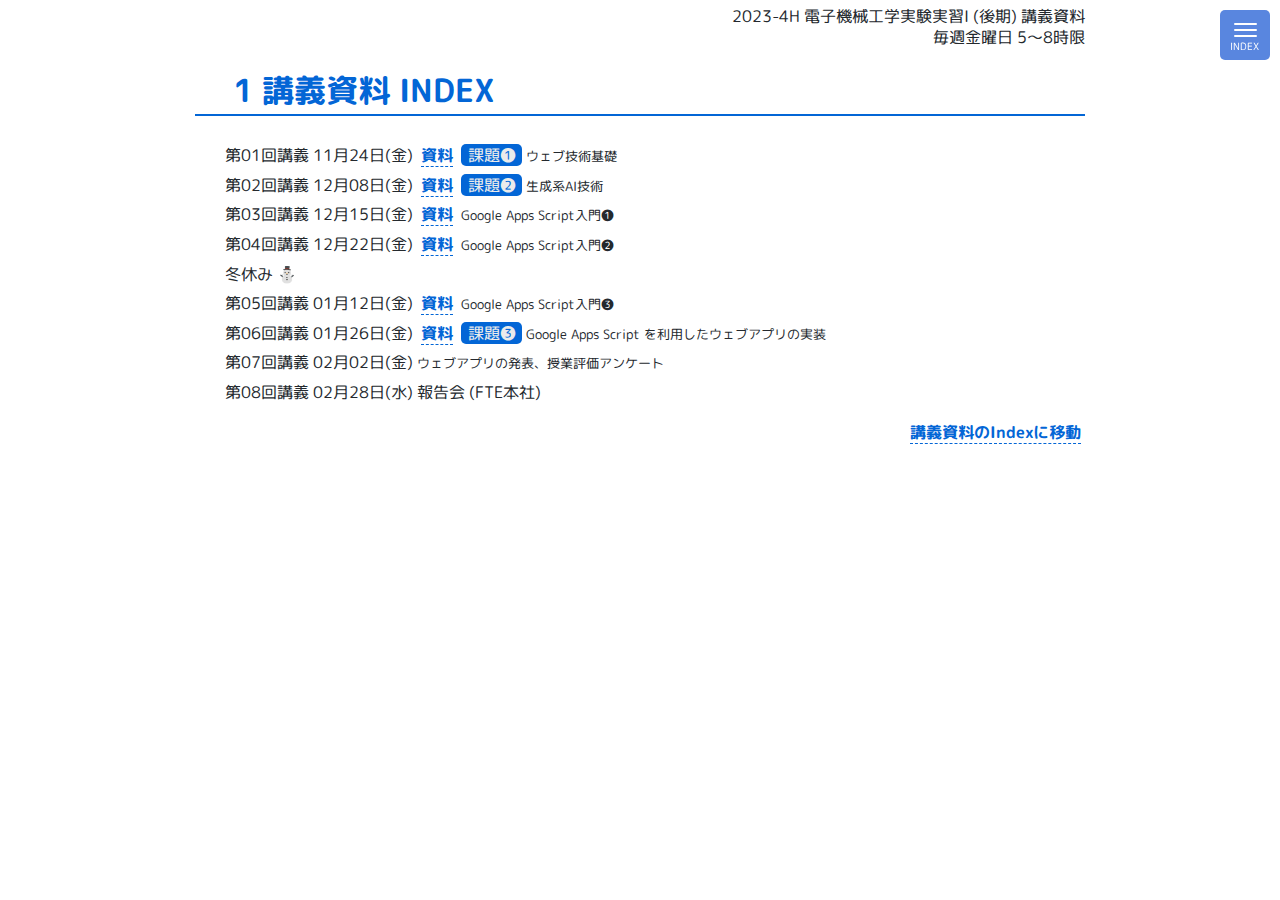
<file: docs/index.html>
<!DOCTYPE html>
<html lang="ja">
  <head>
    <meta charset="utf-8" />
    <meta
      name="viewport"
      content="width=device-width, initial-scale=1.0, user-scalable=yes"
    />
    <meta name="robots" content="noindex,nofollow,noarchive" />
    <script>
      MathJax = {
        chtml: { displayAlign: "left", displayIndent: "1em" },
      };
    </script>
    <link rel="icon" href="favicon.ico" sizes="any" />
    <link
      rel="stylesheet"
      href="https://cdnjs.cloudflare.com/ajax/libs/font-awesome/6.3.0/css/all.min.css"
      integrity="sha512-SzlrxWUlpfuzQ+pcUCosxcglQRNAq/DZjVsC0lE40xsADsfeQoEypE+enwcOiGjk/bSuGGKHEyjSoQ1zVisanQ=="
      crossorigin="anonymous"
      referrerpolicy="no-referrer"
    />
    <link
      rel="stylesheet"
      href="https://fonts.googleapis.com/css?family=M+PLUS+Rounded+1c"
    />
    <link rel="stylesheet" href="style.css" />

    <title>電子機械工学実験実習I (後期)</title>
  </head>

  <body>
    <div class="openbtn"><span></span><span></span><span></span></div>
    <nav id="g-nav">
      <div id="g-nav-list">
        <!-- ---------------------------------------- -->
         <ul>
<li><a href="#講義資料-index" id="toc-講義資料-index"><span
class="toc-section-number">1</span> 講義資料 INDEX</a></li>
</ul> 
        <!-- ---------------------------------------- -->
      </div>
    </nav>

    <header class="markdown-body">
      <p>2023-4H 電子機械工学実験実習I (後期) 講義資料</p>
      <p>毎週金曜日 5～8時限</p>
    </header>

    <main class="markdown-body">
      <!-- ---------------------------------------- -->
      <h1 data-number="1" id="講義資料-index"><span
      class="header-section-number">1</span> 講義資料 INDEX</h1>
      <ul>
      <li>第01回講義 11月24日(金) <a href="lecture01.html">資料</a>
      <strong><em>課題❶</em></strong>
      <font size="-1">ウェブ技術基礎</font></li>
      <li>第02回講義 12月08日(金) <a href="lecture02.html">資料</a>
      <strong><em>課題❷</em></strong>
      <font size="-1">生成系AI技術</font></li>
      <li>第03回講義 12月15日(金) <a href="lecture03.html">資料</a>
      <font size="-1">Google Apps Script入門❶</font></li>
      <li>第04回講義 12月22日(金) <a href="lecture04.html">資料</a>
      <font size="-1">Google Apps Script入門❷</font></li>
      <li>冬休み ⛄</li>
      <li>第05回講義 01月12日(金) <a href="lecture05.html">資料</a>
      <font size="-1">Google Apps Script入門❸</font></li>
      <li>第06回講義 01月26日(金) <a href="lecture06.html">資料</a>
      <strong><em>課題❸</em></strong> <font size="-1">Google Apps Script
      を利用したウェブアプリの実装</font></li>
      <li>第07回講義 02月02日(金)
      <font size="-1">ウェブアプリの発表、授業評価アンケート</font></li>
      <li>第08回講義 02月28日(水) 報告会 (FTE本社)</li>
      </ul>
      <!-- ---------------------------------------- -->
    </main>

    <footer class="markdown-body">
      <p><a href="https://takeshiwada1980.github.io/Network-Exp-2023/">講義資料のIndexに移動</a></p>
    </footer>

    <script>
      window.onload = function () {
        // ナビゲーション関連
        let openBtn = document.getElementsByClassName("openbtn")[0];
        let navPnl = document.getElementById("g-nav");
        openBtn.onclick = () => {
          openBtn.classList.toggle("active");
          navPnl.classList.toggle("panelactive");
        };

        let items = navPnl.getElementsByTagName("a");
        Array.from(items).forEach((item) => {
          item.onclick = () => {
            openBtn.classList.toggle("active");
            navPnl.classList.toggle("panelactive");
          };
        });

        // マスク処理
        let maskedSpans = document.getElementsByClassName("masked");
        Array.from(maskedSpans).forEach((span) => {
          span.onclick = () => {
            span.classList.toggle("open");
          };
        });

        // data-startfrom 属性の行番号カウンタのリセット
        document.querySelectorAll("div.sourceCode").forEach(function (div) {
          var startFrom = div.getAttribute("data-startfrom");
          if (startFrom != null) {
            div.style.counterReset = "pg-line " + (startFrom - 1);
          }
        });

        // 画像にリンクを付与
        // let images = document.querySelectorAll("figure img");
        // Array.from(images).forEach((img) => {
        //   img.onclick = () => {
        //     location.href = img.getAttribute("src");
        //   };
        // });
      };
    </script>
  </body>
</html>
</file>
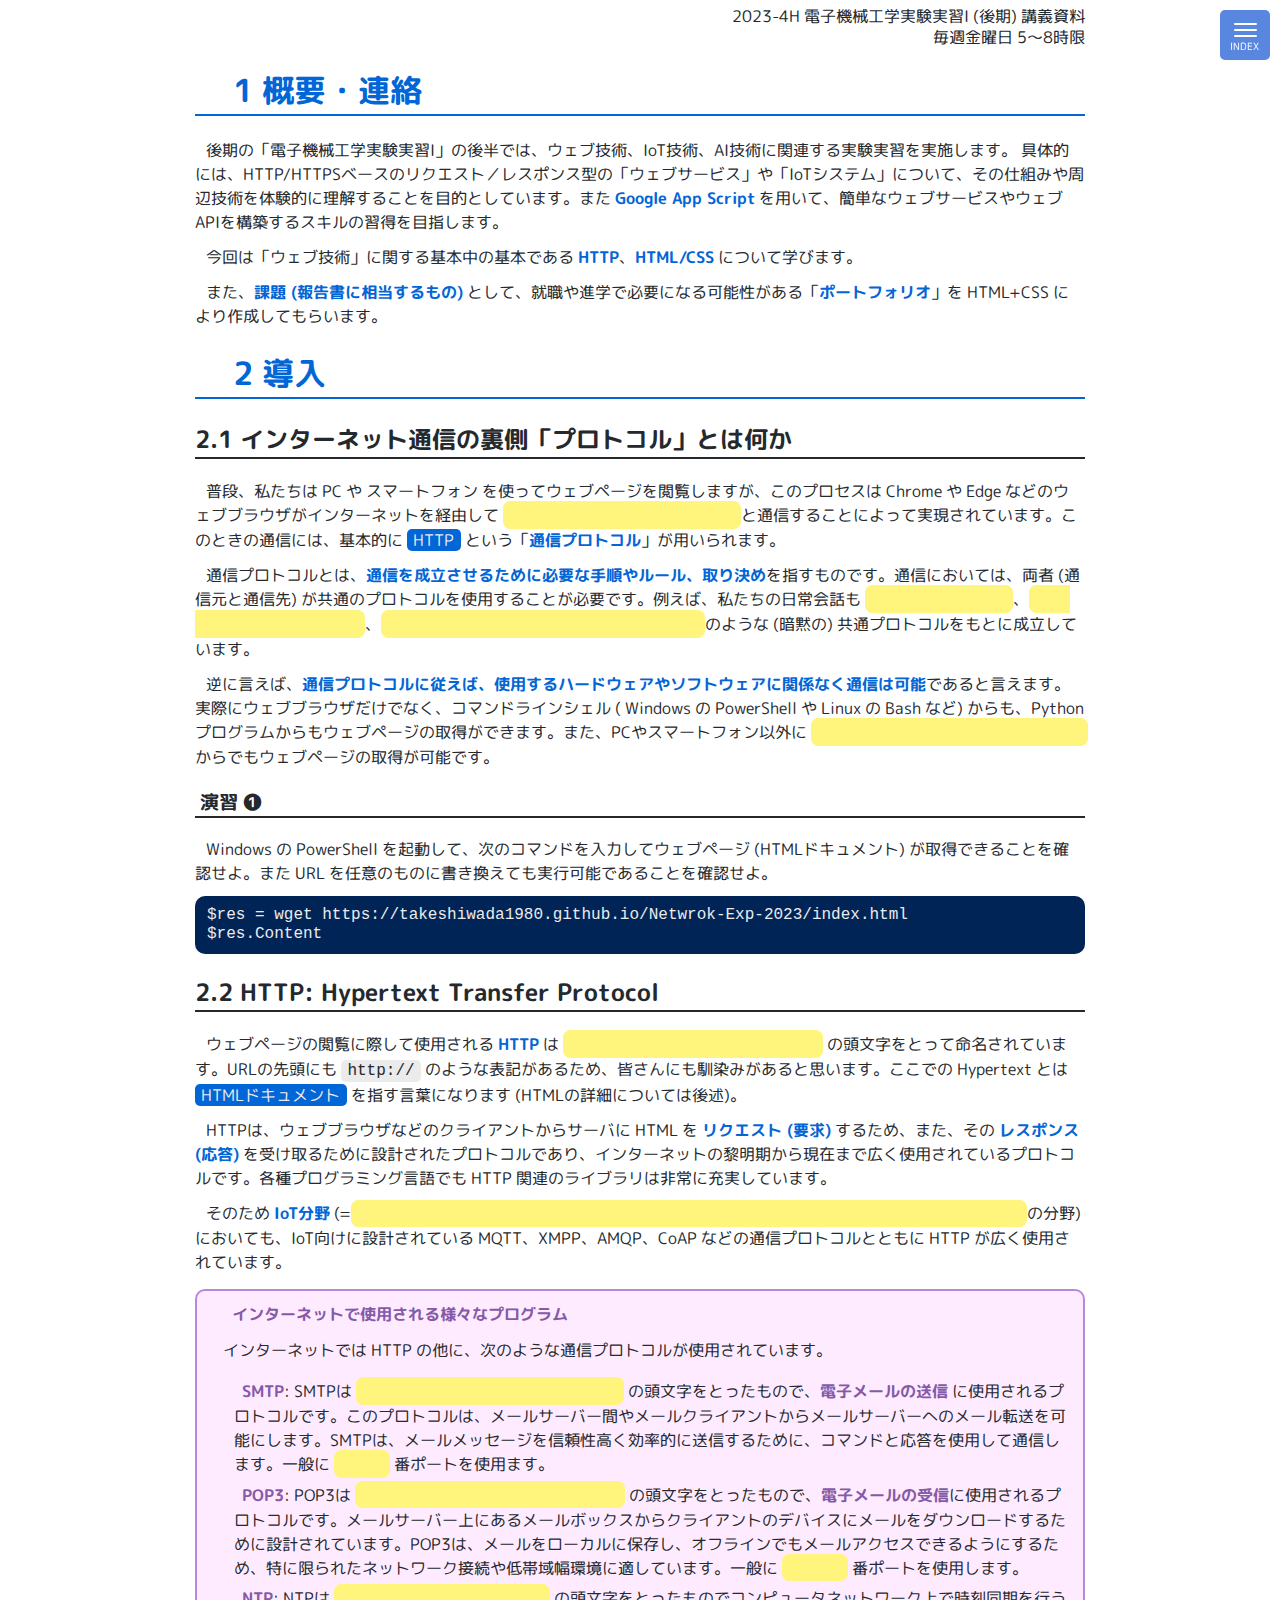
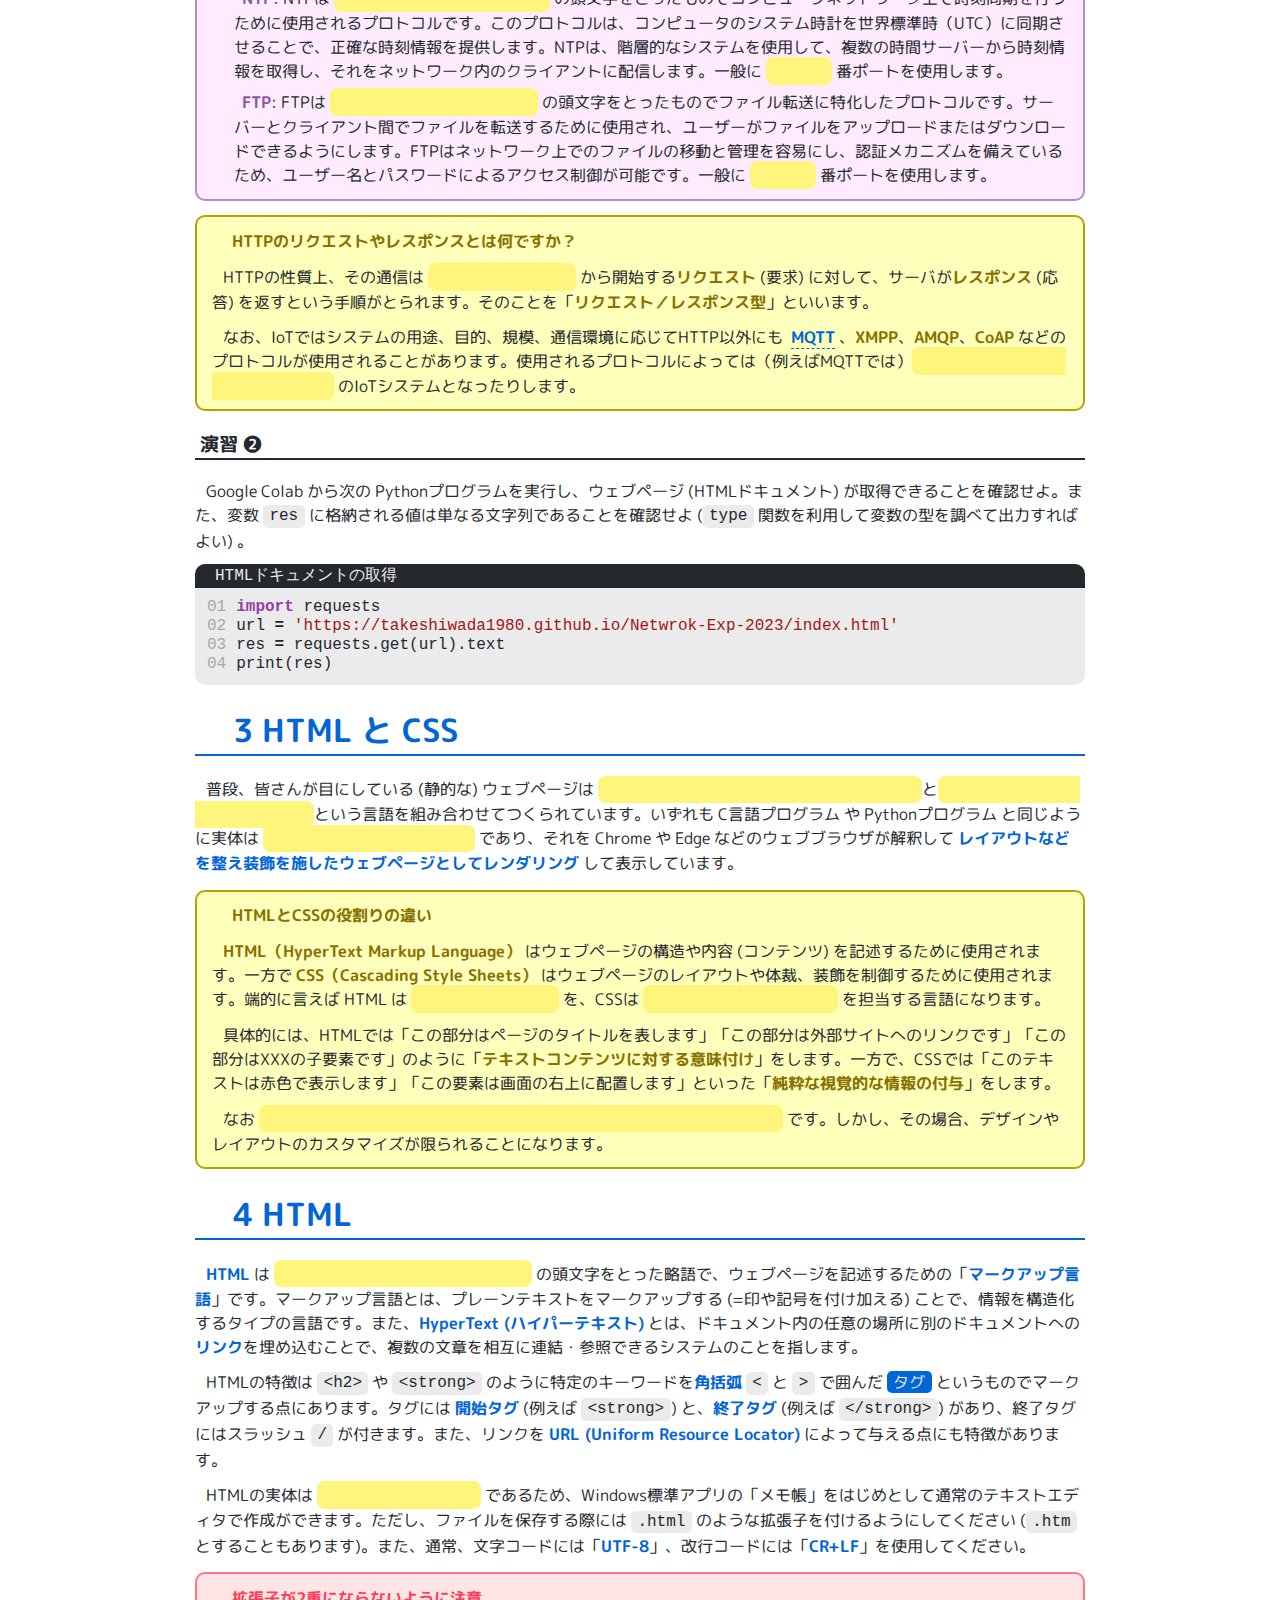
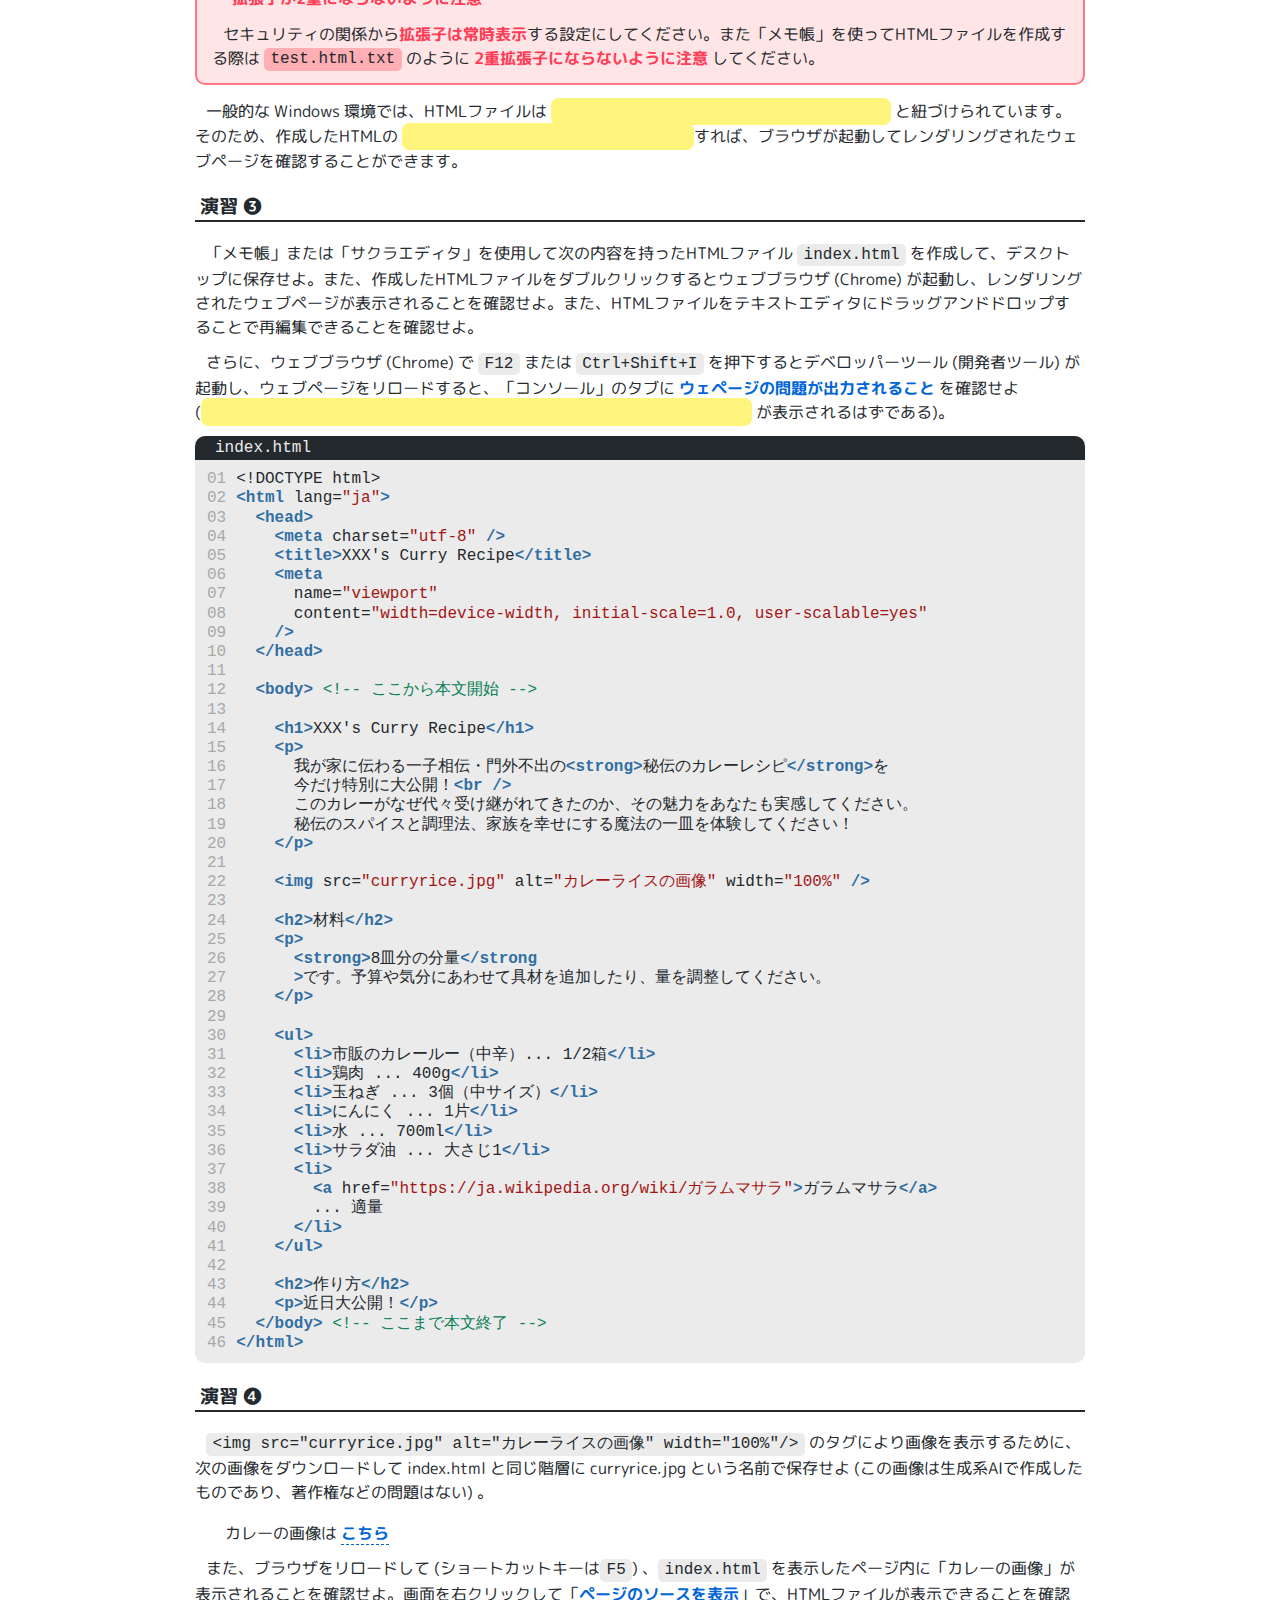
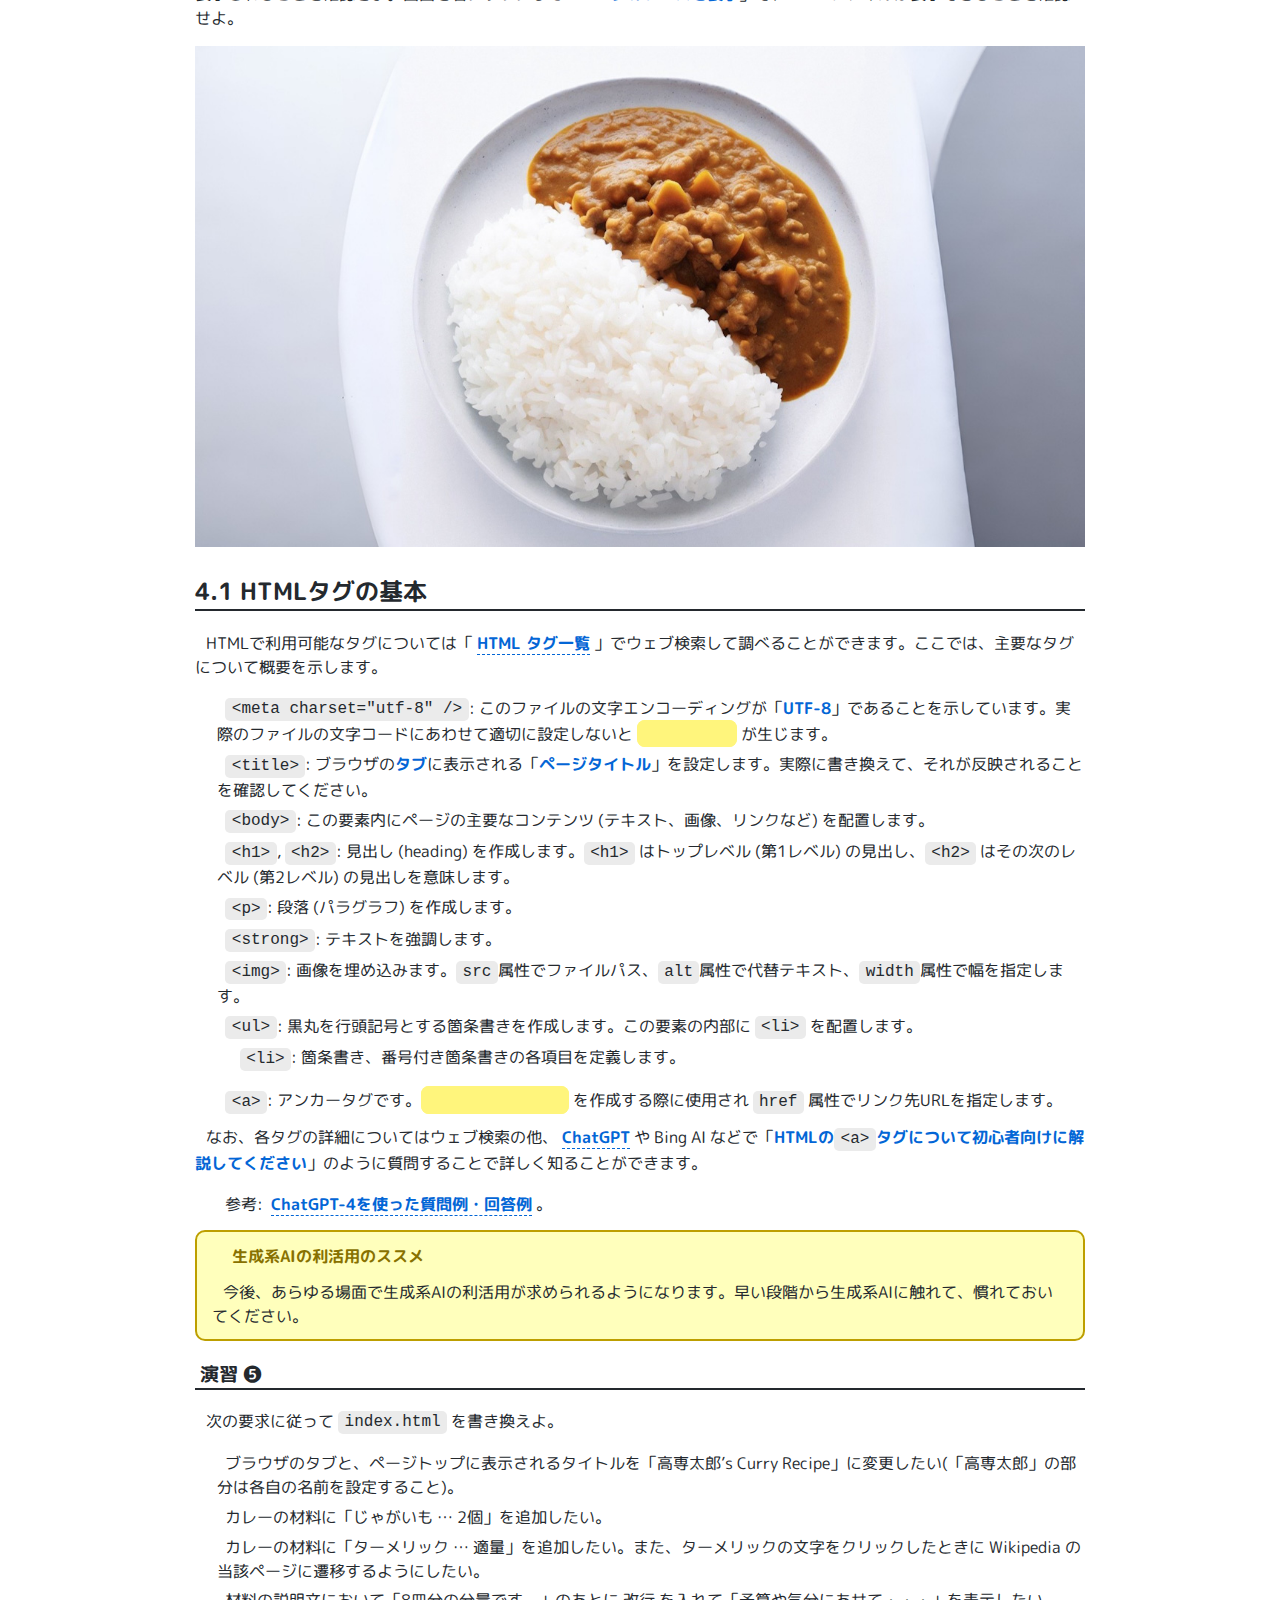
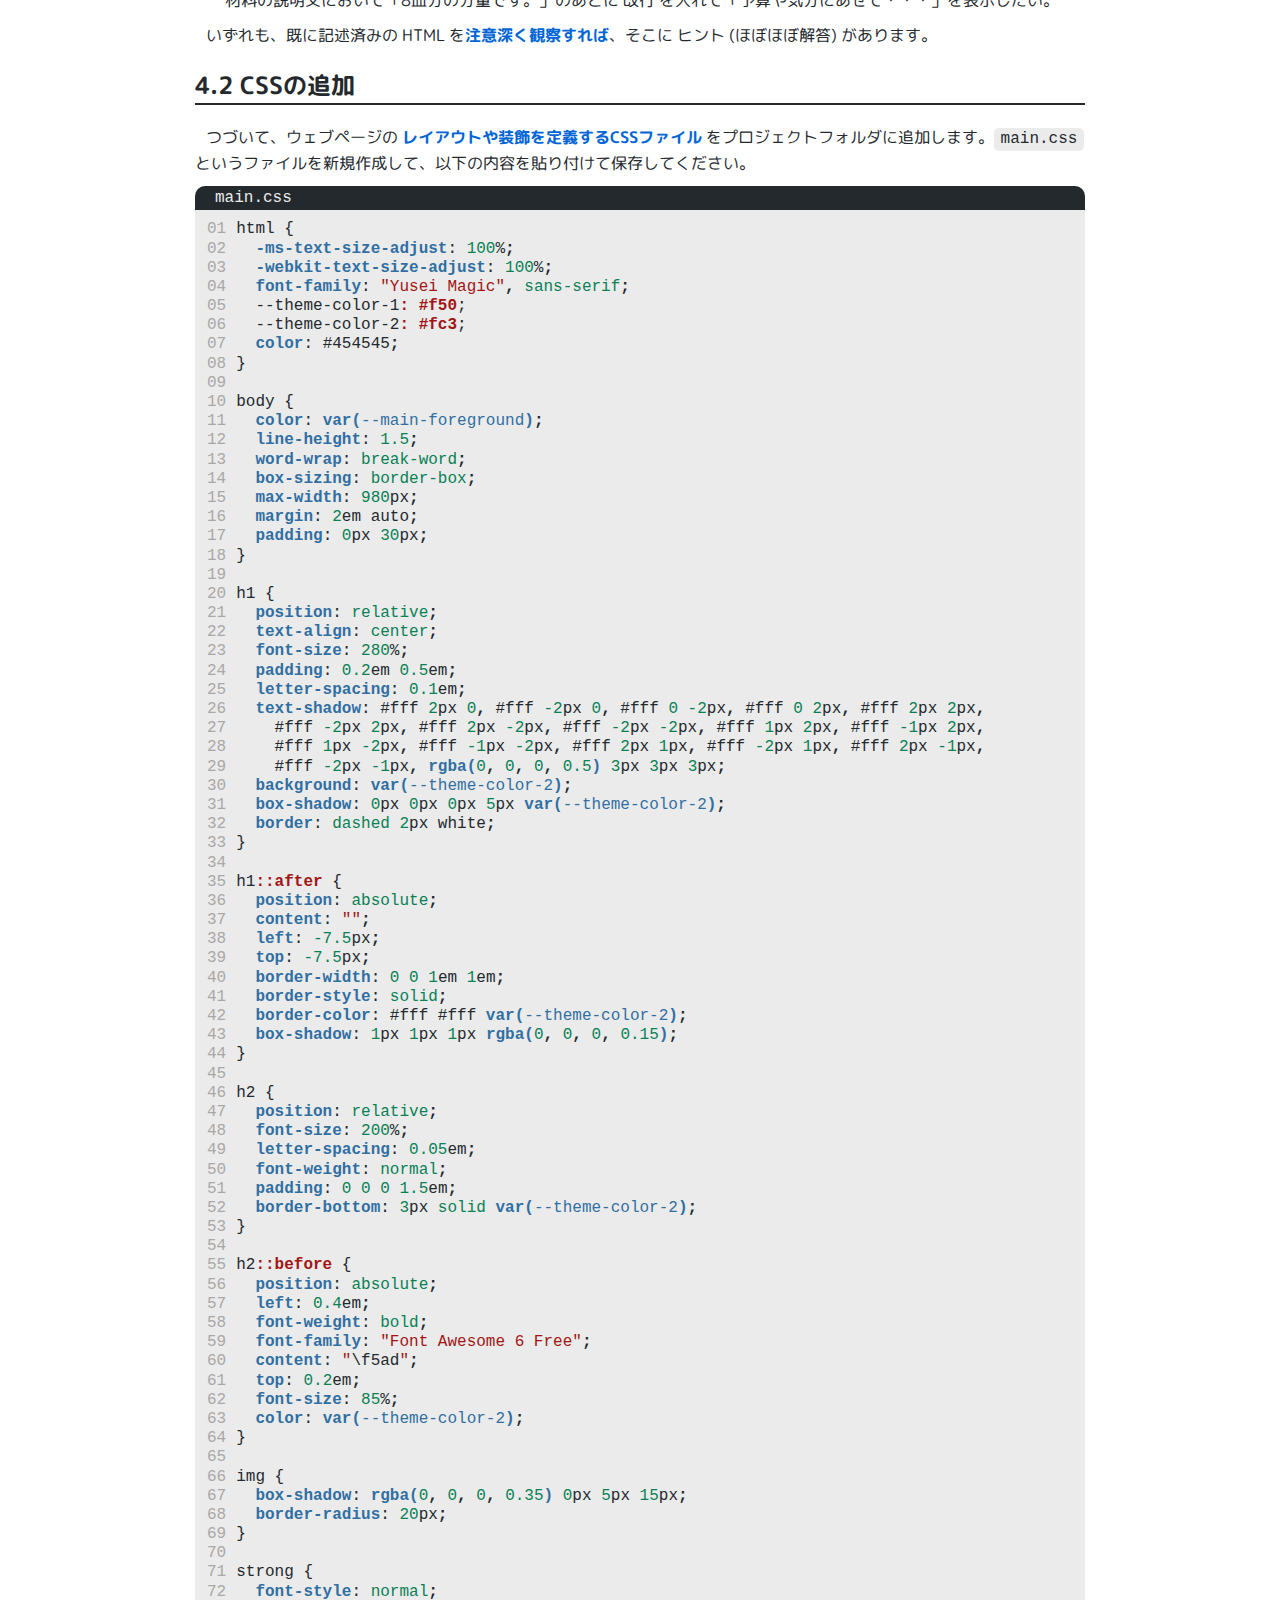
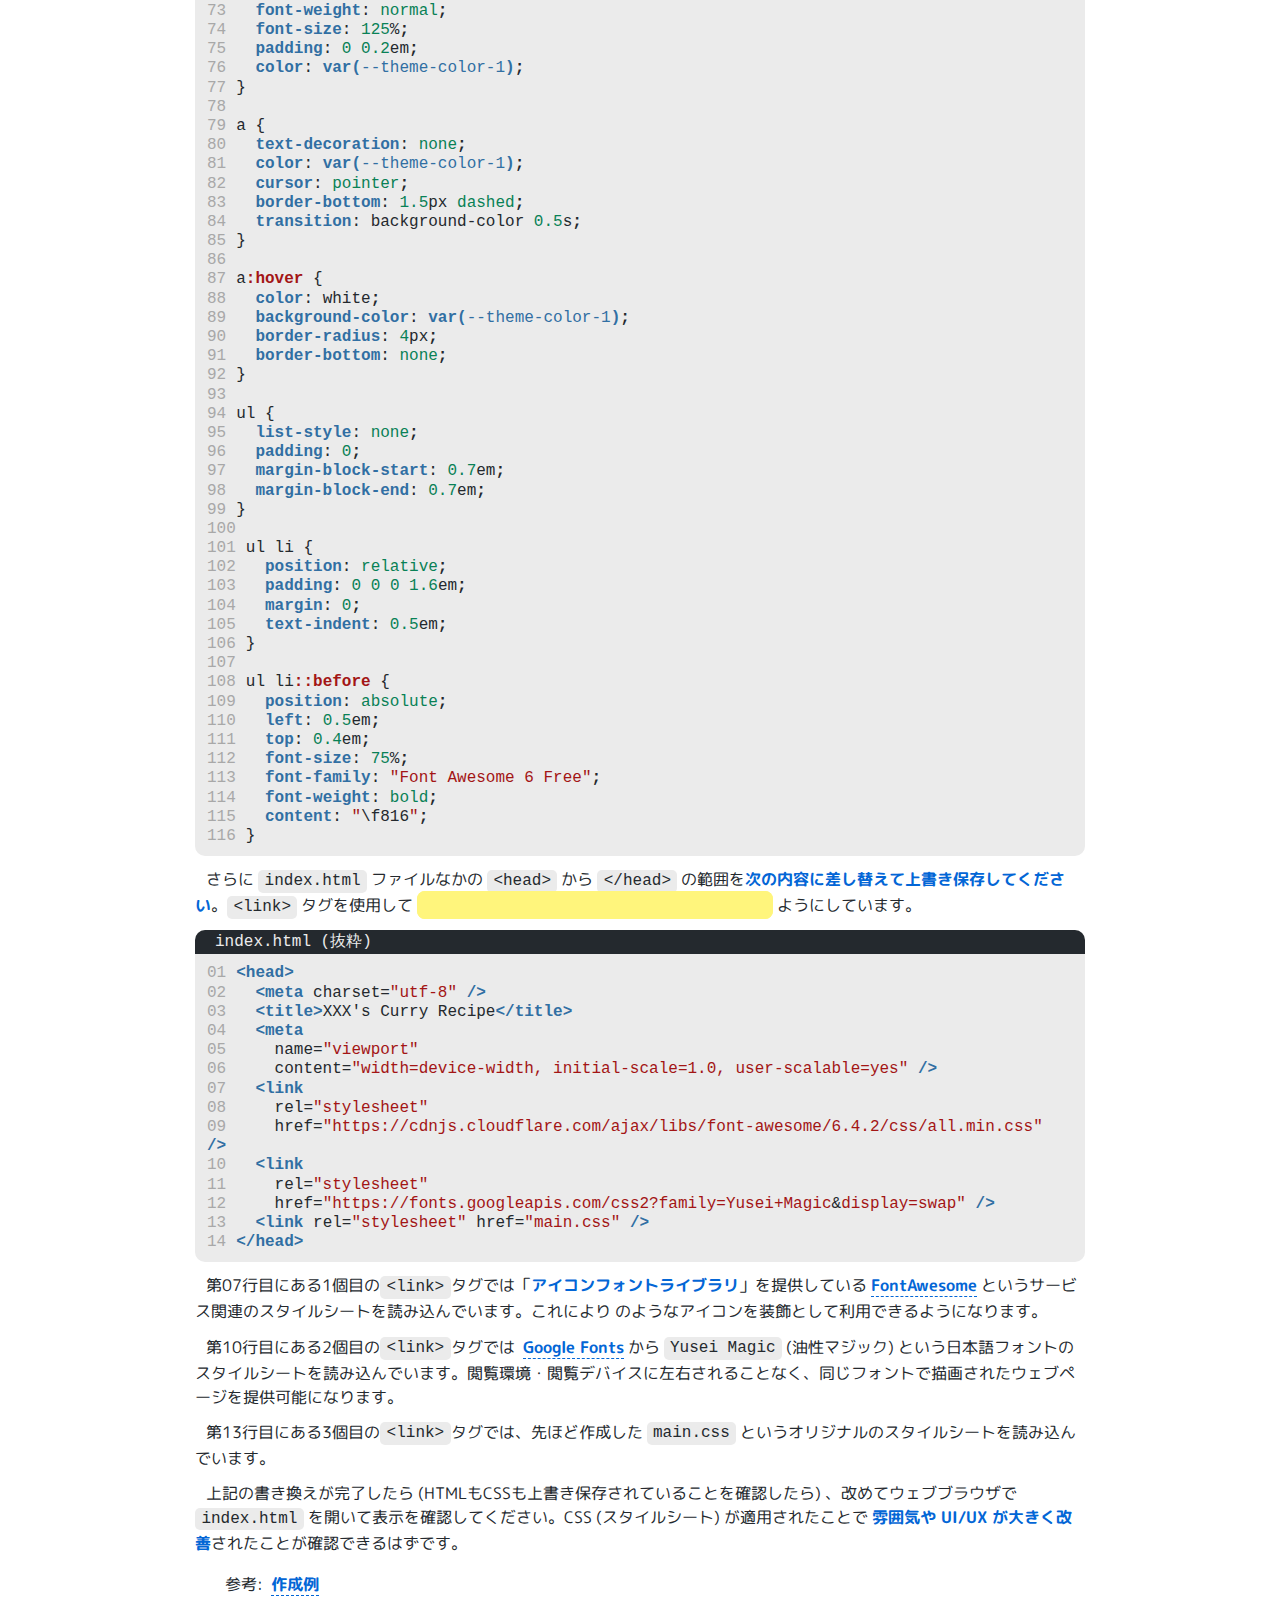
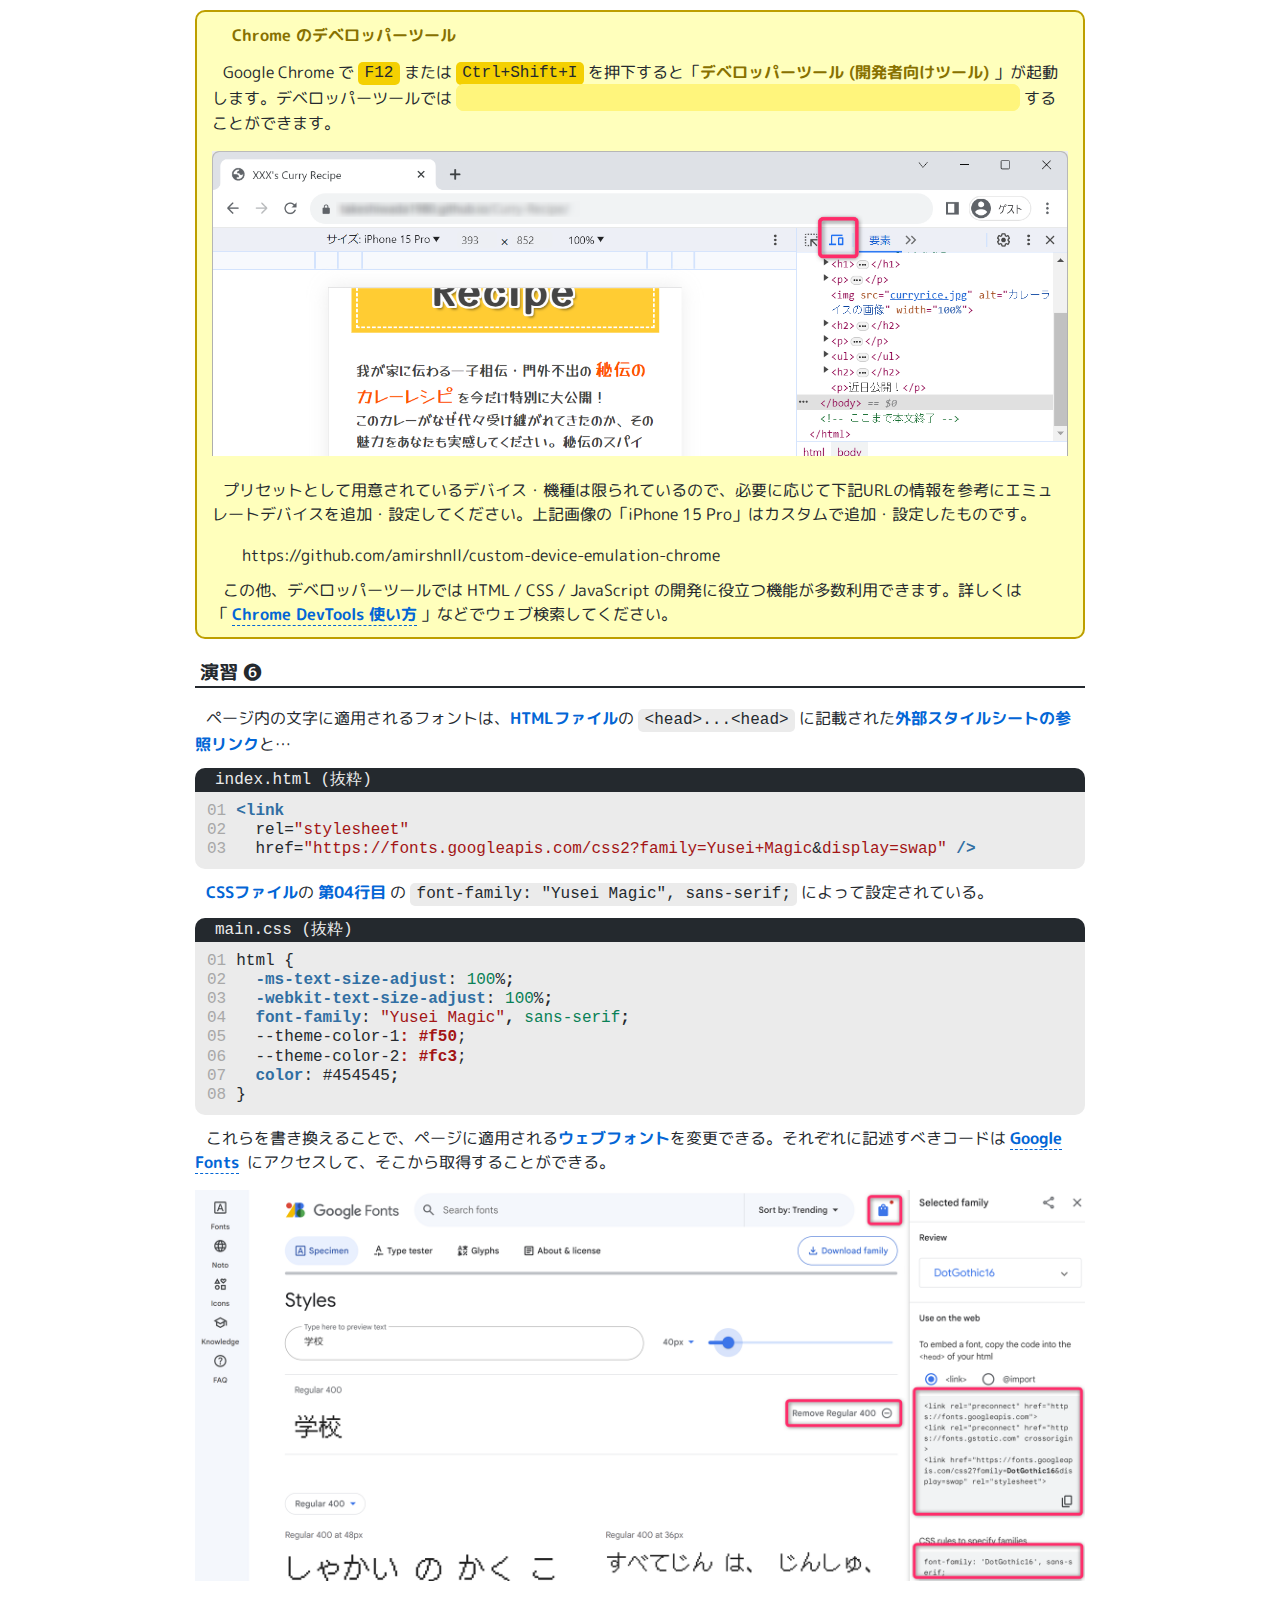
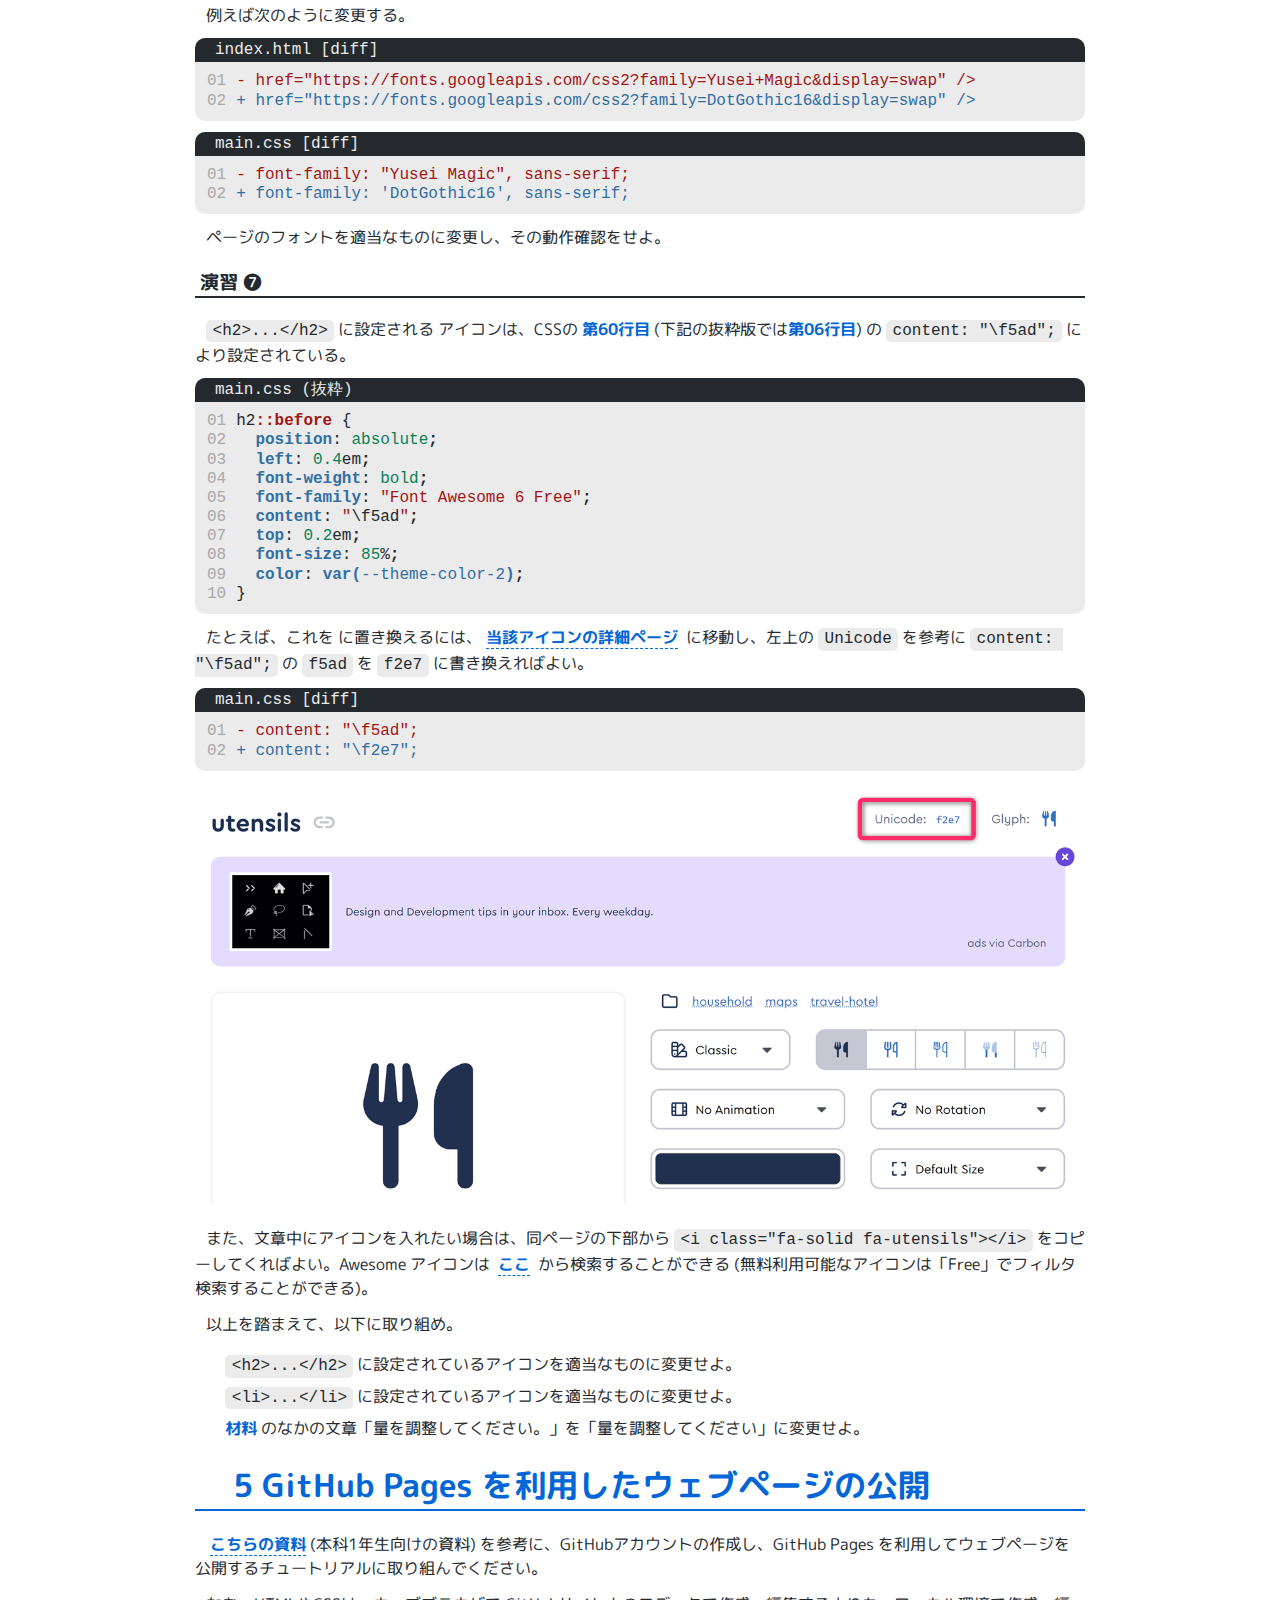
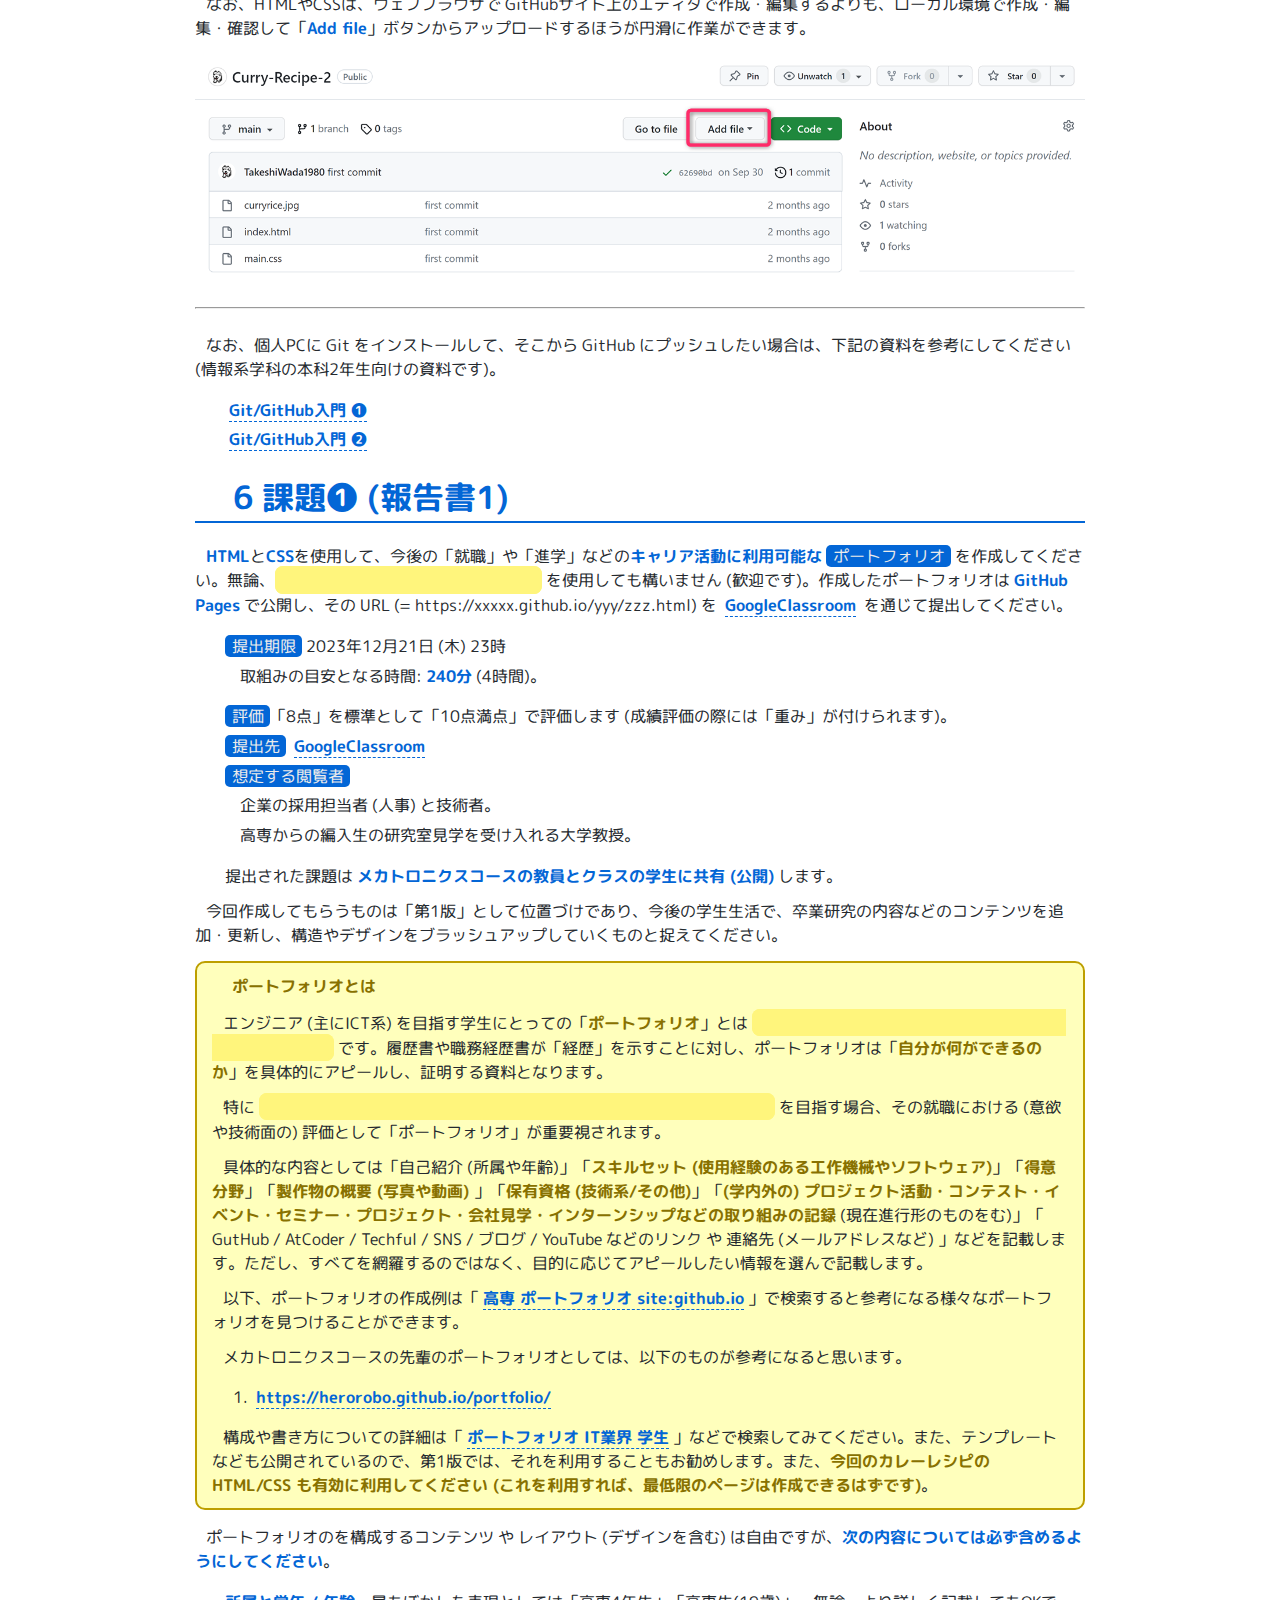
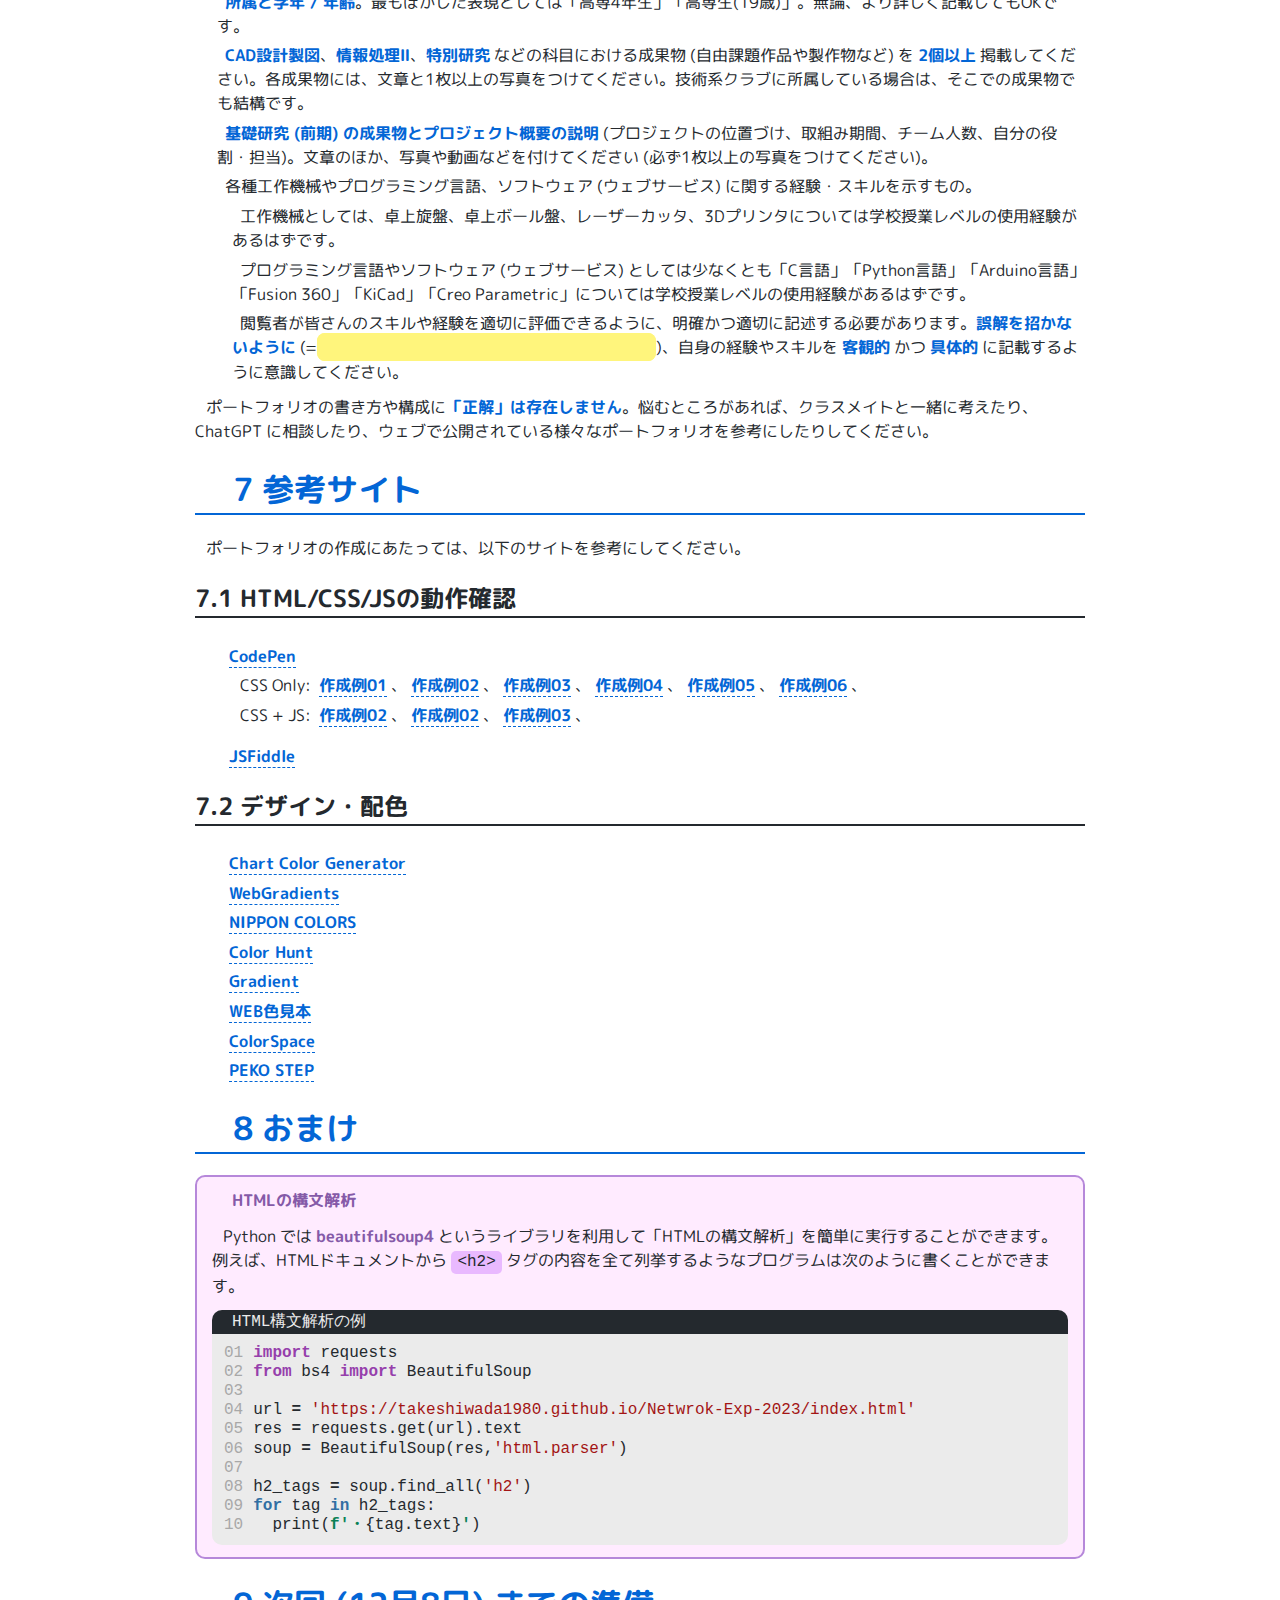
<file: docs/lecture01.html>
<!DOCTYPE html>
<html lang="ja">
  <head>
    <meta charset="utf-8" />
    <meta
      name="viewport"
      content="width=device-width, initial-scale=1.0, user-scalable=yes"
    />
    <meta name="robots" content="noindex,nofollow,noarchive" />
    <script>
      MathJax = {
        chtml: { displayAlign: "left", displayIndent: "1em" },
      };
    </script>
    <link rel="icon" href="favicon.ico" sizes="any" />
    <link
      rel="stylesheet"
      href="https://cdnjs.cloudflare.com/ajax/libs/font-awesome/6.3.0/css/all.min.css"
      integrity="sha512-SzlrxWUlpfuzQ+pcUCosxcglQRNAq/DZjVsC0lE40xsADsfeQoEypE+enwcOiGjk/bSuGGKHEyjSoQ1zVisanQ=="
      crossorigin="anonymous"
      referrerpolicy="no-referrer"
    />
    <link
      rel="stylesheet"
      href="https://fonts.googleapis.com/css?family=M+PLUS+Rounded+1c"
    />
    <link rel="stylesheet" href="style.css" />

    <title>第01回 後期 4H 実験実習</title>
  </head>

  <body>
    <div class="openbtn"><span></span><span></span><span></span></div>
    <nav id="g-nav">
      <div id="g-nav-list">
        <!-- ---------------------------------------- -->
         <ul>
<li><a href="#概要連絡" id="toc-概要連絡"><span
class="toc-section-number">1</span> 概要・連絡</a></li>
<li><a href="#導入" id="toc-導入"><span
class="toc-section-number">2</span> 導入</a>
<ul>
<li><a href="#インターネット通信の裏側プロトコルとは何か"
id="toc-インターネット通信の裏側プロトコルとは何か"><span
class="toc-section-number">2.1</span>
インターネット通信の裏側「プロトコル」とは何か</a>
<ul>
<li><a href="#演習-❶" id="toc-演習-❶"><span
class="toc-section-number">2.1.1</span> 演習 ❶</a></li>
</ul></li>
<li><a href="#http-hypertext-transfer-protocol"
id="toc-http-hypertext-transfer-protocol"><span
class="toc-section-number">2.2</span> HTTP: Hypertext Transfer
Protocol</a>
<ul>
<li><a href="#演習-❷" id="toc-演習-❷"><span
class="toc-section-number">2.2.1</span> 演習 ❷</a></li>
</ul></li>
</ul></li>
<li><a href="#html-と-css" id="toc-html-と-css"><span
class="toc-section-number">3</span> HTML と CSS</a></li>
<li><a href="#html" id="toc-html"><span
class="toc-section-number">4</span> HTML</a>
<ul>
<li><a href="#演習-❸" id="toc-演習-❸"><span
class="toc-section-number">4.0.1</span> 演習 ❸</a></li>
<li><a href="#演習-❹" id="toc-演習-❹"><span
class="toc-section-number">4.0.2</span> 演習 ❹</a></li>
<li><a href="#htmlタグの基本" id="toc-htmlタグの基本"><span
class="toc-section-number">4.1</span> HTMLタグの基本</a>
<ul>
<li><a href="#演習-❺" id="toc-演習-❺"><span
class="toc-section-number">4.1.1</span> 演習 ❺</a></li>
</ul></li>
<li><a href="#cssの追加" id="toc-cssの追加"><span
class="toc-section-number">4.2</span> CSSの追加</a>
<ul>
<li><a href="#演習-❻" id="toc-演習-❻"><span
class="toc-section-number">4.2.1</span> 演習 ❻</a></li>
<li><a href="#演習-❼" id="toc-演習-❼"><span
class="toc-section-number">4.2.2</span> 演習 ❼</a></li>
</ul></li>
</ul></li>
<li><a href="#github-pages-を利用したウェブページの公開"
id="toc-github-pages-を利用したウェブページの公開"><span
class="toc-section-number">5</span> GitHub Pages
を利用したウェブページの公開</a></li>
<li><a href="#課題❶-報告書1" id="toc-課題❶-報告書1"><span
class="toc-section-number">6</span> 課題❶ (報告書1)</a></li>
<li><a href="#参考サイト" id="toc-参考サイト"><span
class="toc-section-number">7</span> 参考サイト</a>
<ul>
<li><a href="#htmlcssjsの動作確認" id="toc-htmlcssjsの動作確認"><span
class="toc-section-number">7.1</span> HTML/CSS/JSの動作確認</a></li>
<li><a href="#デザイン配色" id="toc-デザイン配色"><span
class="toc-section-number">7.2</span> デザイン・配色</a></li>
</ul></li>
<li><a href="#おまけ" id="toc-おまけ"><span
class="toc-section-number">8</span> おまけ</a></li>
<li><a href="#次回-12月8日-までの準備"
id="toc-次回-12月8日-までの準備"><span
class="toc-section-number">9</span> 次回 (12月8日) までの準備</a></li>
</ul> 
        <!-- ---------------------------------------- -->
      </div>
    </nav>

    <header class="markdown-body">
      <p>2023-4H 電子機械工学実験実習I (後期) 講義資料</p>
      <p>毎週金曜日 5～8時限</p>
    </header>

    <main class="markdown-body">
      <!-- ---------------------------------------- -->
      <h1 data-number="1" id="概要連絡"><span
      class="header-section-number">1</span> 概要・連絡</h1>
      <p>後期の「電子機械工学実験実習I」の後半では、ウェブ技術、IoT技術、AI技術に関連する実験実習を実施します。
      具体的には、HTTP/HTTPSベースのリクエスト／レスポンス型の「ウェブサービス」や「IoTシステム」について、その仕組みや周辺技術を体験的に理解することを目的としています。また
      <strong>Google App Script</strong>
      を用いて、簡単なウェブサービスやウェブAPIを構築するスキルの習得を目指します。</p>
      <p>今回は「ウェブ技術」に関する基本中の基本である
      <strong>HTTP</strong>、<strong>HTML/CSS</strong>
      について学びます。</p>
      <p>また、<strong>課題 (報告書に相当するもの)</strong>
      として、就職や進学で必要になる可能性がある「<strong>ポートフォリオ</strong>」を
      HTML+CSS により作成してもらいます。</p>
      <h1 data-number="2" id="導入"><span
      class="header-section-number">2</span> 導入</h1>
      <h2 data-number="2.1"
      id="インターネット通信の裏側プロトコルとは何か"><span
      class="header-section-number">2.1</span>
      インターネット通信の裏側「プロトコル」とは何か</h2>
      <p>普段、私たちは PC や スマートフォン
      を使ってウェブページを閲覧しますが、このプロセスは Chrome や Edge
      などのウェブブラウザがインターネットを経由して <span
      class="masked">ウェブサーバ (Web
      Server)</span>と通信することによって実現されています。このときの通信には、基本的に
      <strong><em>HTTP</em></strong>
      という「<strong>通信プロトコル</strong>」が用いられます。</p>
      <p>通信プロトコルとは、<strong>通信を成立させるために必要な手順やルール、取り決め</strong>を指すものです。通信においては、両者
      (通信元と通信先)
      が共通のプロトコルを使用することが必要です。例えば、私たちの日常会話も
      <span class="masked">同時に喋らない</span>、<span
      class="masked">言語に日本語を使用する</span>、<span
      class="masked">相手との距離に応じて適切な声量で話す</span>のような
      (暗黙の) 共通プロトコルをもとに成立しています。</p>
      <p>逆に言えば、<strong>通信プロトコルに従えば、使用するハードウェアやソフトウェアに関係なく通信は可能</strong>であると言えます。実際にウェブブラウザだけでなく、コマンドラインシェル
      ( Windows の PowerShell や Linux の Bash など)
      からも、Pythonプログラムからもウェブページの取得ができます。また、PCやスマートフォン以外に
      <span class="masked">マイコン (マイクロコンピュータ) </span>
      からでもウェブページの取得が可能です。</p>
      <h3 data-number="2.1.1" id="演習-❶"><span
      class="header-section-number">2.1.1</span> 演習 ❶</h3>
      <p>Windows の PowerShell
      を起動して、次のコマンドを入力してウェブページ (HTMLドキュメント)
      が取得できることを確認せよ。また URL
      を任意のものに書き換えても実行可能であることを確認せよ。</p>
      <pre><code>$res = wget https://takeshiwada1980.github.io/Netwrok-Exp-2023/index.html
$res.Content</code></pre>
      <h2 data-number="2.2" id="http-hypertext-transfer-protocol"><span
      class="header-section-number">2.2</span> HTTP: Hypertext Transfer
      Protocol</h2>
      <p>ウェブページの閲覧に際して使用される <strong>HTTP</strong> は
      <span class="masked">Hypertext Transfer Protocol</span>
      の頭文字をとって命名されています。URLの先頭にも
      <code>http://</code>
      のような表記があるため、皆さんにも馴染みがあると思います。ここでの
      Hypertext とは <strong><em>HTMLドキュメント</em></strong>
      を指す言葉になります (HTMLの詳細については後述)。</p>
      <p>HTTPは、ウェブブラウザなどのクライアントからサーバに HTML を
      <strong>リクエスト (要求)</strong> するため、また、その
      <strong>レスポンス (応答)</strong>
      を受け取るために設計されたプロトコルであり、インターネットの黎明期から現在まで広く使用されているプロトコルです。各種プログラミング言語でも
      HTTP 関連のライブラリは非常に充実しています。</p>
      <p>そのため <strong>IoT分野</strong> (=<span
      class="masked">モノとモノがインターネットでつながりデータをやりとりすることを基盤とした価値創造</span>の分野)
      においても、IoT向けに設計されている MQTT、XMPP、AMQP、CoAP
      などの通信プロトコルとともに HTTP が広く使用されています。</p>
      <div class="note type-senior">
      <p><strong>インターネットで使用される様々なプログラム</strong></p>
      <p>インターネットでは HTTP
      の他に、次のような通信プロトコルが使用されています。</p>
      <ul>
      <li><strong>SMTP</strong>: SMTPは <span class="masked">Simple Mail
      Transfer Protocol</span>
      の頭文字をとったもので、<strong>電子メールの送信</strong>
      に使用されるプロトコルです。このプロトコルは、メールサーバー間やメールクライアントからメールサーバーへのメール転送を可能にします。SMTPは、メールメッセージを信頼性高く効率的に送信するために、コマンドと応答を使用して通信します。一般に
      <span class="masked">25</span> 番ポートを使用ます。</li>
      <li><strong>POP3</strong>: POP3は <span class="masked">Post Office
      Protocol version 3</span>
      の頭文字をとったもので、<strong>電子メールの受信</strong>に使用されるプロトコルです。メールサーバー上にあるメールボックスからクライアントのデバイスにメールをダウンロードするために設計されています。POP3は、メールをローカルに保存し、オフラインでもメールアクセスできるようにするため、特に限られたネットワーク接続や低帯域幅環境に適しています。一般に
      <span class="masked">110</span> 番ポートを使用します。</li>
      <li><strong>NTP</strong>: NTPは <span class="masked">Network Time
      Protocol</span>
      の頭文字をとったものでコンピュータネットワーク上で時刻同期を行うために使用されるプロトコルです。このプロトコルは、コンピュータのシステム時計を世界標準時（UTC）に同期させることで、正確な時刻情報を提供します。NTPは、階層的なシステムを使用して、複数の時間サーバーから時刻情報を取得し、それをネットワーク内のクライアントに配信します。一般に
      <span class="masked">123</span> 番ポートを使用します。</li>
      <li><strong>FTP</strong>: FTPは <span class="masked">File Transfer
      Protocol</span>
      の頭文字をとったものでファイル転送に特化したプロトコルです。サーバーとクライアント間でファイルを転送するために使用され、ユーザーがファイルをアップロードまたはダウンロードできるようにします。FTPはネットワーク上でのファイルの移動と管理を容易にし、認証メカニズムを備えているため、ユーザー名とパスワードによるアクセス制御が可能です。一般に
      <span class="masked">123</span> 番ポートを使用します。</li>
      </ul>
      </div>
      <div class="note type-tips">
      <p><strong>HTTPのリクエストやレスポンスとは何ですか？</strong></p>
      <p>HTTPの性質上、その通信は <span
      class="masked">クラインアント</span>
      から開始する<strong>リクエスト</strong> (要求)
      に対して、サーバが<strong>レスポンス</strong> (応答)
      を返すという手順がとられます。そのことを「<strong>リクエスト／レスポンス型</strong>」といいます。</p>
      <p>なお、IoTではシステムの用途、目的、規模、通信環境に応じてHTTP以外にも
      <a
      href="https://www.google.com/search?q=mqttとは">MQTT</a>、<strong>XMPP</strong>、<strong>AMQP</strong>、<strong>CoAP</strong>
      などのプロトコルが使用されることがあります。使用されるプロトコルによっては（例えばMQTTでは）<span
      class="masked">パブリッシュ／サブスクライブ型</span>
      のIoTシステムとなったりします。</p>
      </div>
      <h3 data-number="2.2.1" id="演習-❷"><span
      class="header-section-number">2.2.1</span> 演習 ❷</h3>
      <p>Google Colab から次の Pythonプログラムを実行し、ウェブページ
      (HTMLドキュメント) が取得できることを確認せよ。また、変数
      <code>res</code> に格納される値は単なる文字列であることを確認せよ
      (<code>type</code> 関数を利用して変数の型を調べて出力すればよい)
      。</p>
      <div class="sourceCode" id="cb2"
      data-caption="HTMLドキュメントの取得"><pre
      class="sourceCode numberSource python numberLines"><code class="sourceCode python"><span id="cb2-1"><a href="#cb2-1"></a><span class="im">import</span> requests</span>
<span id="cb2-2"><a href="#cb2-2"></a>url <span class="op">=</span> <span class="st">&#39;https://takeshiwada1980.github.io/Netwrok-Exp-2023/index.html&#39;</span></span>
<span id="cb2-3"><a href="#cb2-3"></a>res <span class="op">=</span> requests.get(url).text</span>
<span id="cb2-4"><a href="#cb2-4"></a><span class="bu">print</span>(res)</span></code></pre></div>
      <h1 data-number="3" id="html-と-css"><span
      class="header-section-number">3</span> HTML と CSS</h1>
      <p>普段、皆さんが目にしている (静的な) ウェブページは <span
      class="masked">HTML (HyperText Markup Language) </span>と<span
      class="masked">CSS (Cascading Style Sheets)
      </span>という言語を組み合わせてつくられています。いずれも
      C言語プログラム や Pythonプログラム と同じように実体は <span
      class="masked">単なるテキストファイル</span> であり、それを Chrome
      や Edge などのウェブブラウザが解釈して
      <strong>レイアウトなどを整え装飾を施したウェブページとしてレンダリング</strong>
      して表示しています。</p>
      <div class="note type-tips">
      <p><strong>HTMLとCSSの役割りの違い</strong></p>
      <p><strong>HTML（HyperText Markup Language）</strong>
      はウェブページの構造や内容 (コンテンツ)
      を記述するために使用されます。一方で <strong>CSS（Cascading Style
      Sheets）</strong>
      はウェブページのレイアウトや体裁、装飾を制御するために使用されます。端的に言えば
      HTML は <span class="masked">何を表示するか</span> を、CSSは <span
      class="masked">どのように表示するか</span>
      を担当する言語になります。</p>
      <p>具体的には、HTMLでは「この部分はページのタイトルを表します」「この部分は外部サイトへのリンクです」「この部分はXXXの子要素です」のように「<strong>テキストコンテンツに対する意味付け</strong>」をします。一方で、CSSでは「このテキストは赤色で表示します」「この要素は画面の右上に配置します」といった「<strong>純粋な視覚的な情報の付与</strong>」をします。</p>
      <p>なお <span
      class="masked">CSSを使用せずにHTMLだけでもウェブページを作成することも可能</span>
      です。しかし、その場合、デザインやレイアウトのカスタマイズが限られることになります。</p>
      </div>
      <h1 data-number="4" id="html"><span
      class="header-section-number">4</span> HTML</h1>
      <p><strong>HTML</strong> は <span class="masked">HyperText Markup
      Language</span>
      の頭文字をとった略語で、ウェブページを記述するための「<strong>マークアップ言語</strong>」です。マークアップ言語とは、プレーンテキストをマークアップする
      (=印や記号を付け加える)
      ことで、情報を構造化するタイプの言語です。また、<strong>HyperText
      (ハイパーテキスト)</strong>
      とは、ドキュメント内の任意の場所に別のドキュメントへの<strong>リンク</strong>を埋め込むことで、複数の文章を相互に連結・参照できるシステムのことを指します。</p>
      <p>HTMLの特徴は <code>&lt;h2&gt;</code> や
      <code>&lt;strong&gt;</code>
      のように特定のキーワードを<strong>角括弧</strong>
      <code>&lt;</code> と <code>&gt;</code> で囲んだ
      <strong><em>タグ</em></strong>
      というものでマークアップする点にあります。タグには
      <strong>開始タグ</strong> (例えば <code>&lt;strong&gt;</code>)
      と、<strong>終了タグ</strong> (例えば
      <code>&lt;/strong&gt;</code>) があり、終了タグにはスラッシュ
      <code>/</code> が付きます。また、リンクを <strong>URL (Uniform
      Resource Locator)</strong>
      によって与える点にも特徴があります。</p>
      <p>HTMLの実体は <span class="masked">テキストファイル</span>
      であるため、Windows標準アプリの「メモ帳」をはじめとして通常のテキストエディタで作成ができます。ただし、ファイルを保存する際には
      <code>.html</code> のような拡張子を付けるようにしてください
      (<code>.htm</code>
      とすることもあります)。また、通常、文字コードには「<strong>UTF-8</strong>」、改行コードには「<strong>CR+LF</strong>」を使用してください。</p>
      <div class="note type-caution">
      <p><strong>拡張子が2重にならないように注意</strong></p>
      <p>セキュリティの関係から<strong>拡張子は常時表示</strong>する設定にしてください。また「メモ帳」を使ってHTMLファイルを作成する際は
      <code>test.html.txt</code> のように
      <strong>2重拡張子にならないように注意</strong> してください。</p>
      </div>
      <p>一般的な Windows 環境では、HTMLファイルは <span
      class="masked">Chrome や Edge のようなウェブブラウザ</span>
      と紐づけられています。そのため、作成したHTMLの <span
      class="masked">ファイルアイコンをダブルクリック</span>すれば、ブラウザが起動してレンダリングされたウェブページを確認することができます。</p>
      <h3 data-number="4.0.1" id="演習-❸"><span
      class="header-section-number">4.0.1</span> 演習 ❸</h3>
      <p>「メモ帳」または「サクラエディタ」を使用して次の内容を持ったHTMLファイル
      <code>index.html</code>
      を作成して、デスクトップに保存せよ。また、作成したHTMLファイルをダブルクリックするとウェブブラウザ
      (Chrome)
      が起動し、レンダリングされたウェブページが表示されることを確認せよ。また、HTMLファイルをテキストエディタにドラッグアンドドロップすることで再編集できることを確認せよ。</p>
      <p>さらに、ウェブブラウザ (Chrome) で <code>F12</code> または
      <code>Ctrl+Shift+I</code> を押下するとデベロッパーツール
      (開発者ツール)
      が起動し、ウェブページをリロードすると、「コンソール」のタブに
      <strong>ウェページの問題が出力されること</strong> を確認せよ
      (<span class="masked">Failed to load resource:
      net::ERR_FILE_NOT_FOUND curryrice.jpg</span>
      が表示されるはずである)。</p>
      <div class="sourceCode" id="cb3" data-caption="index.html"><pre
      class="sourceCode numberSource html numberLines"><code class="sourceCode html"><span id="cb3-1"><a href="#cb3-1"></a><span class="dt">&lt;!DOCTYPE </span>html<span class="dt">&gt;</span></span>
<span id="cb3-2"><a href="#cb3-2"></a><span class="kw">&lt;html</span> <span class="er">lang</span><span class="ot">=</span><span class="st">&quot;ja&quot;</span><span class="kw">&gt;</span></span>
<span id="cb3-3"><a href="#cb3-3"></a>  <span class="kw">&lt;head&gt;</span></span>
<span id="cb3-4"><a href="#cb3-4"></a>    <span class="kw">&lt;meta</span> <span class="er">charset</span><span class="ot">=</span><span class="st">&quot;utf-8&quot;</span> <span class="kw">/&gt;</span></span>
<span id="cb3-5"><a href="#cb3-5"></a>    <span class="kw">&lt;title&gt;</span>XXX&#39;s Curry Recipe<span class="kw">&lt;/title&gt;</span></span>
<span id="cb3-6"><a href="#cb3-6"></a>    <span class="kw">&lt;meta</span></span>
<span id="cb3-7"><a href="#cb3-7"></a><span class="ot">      name=</span><span class="st">&quot;viewport&quot;</span></span>
<span id="cb3-8"><a href="#cb3-8"></a><span class="ot">      content=</span><span class="st">&quot;width=device-width, initial-scale=1.0, user-scalable=yes&quot;</span></span>
<span id="cb3-9"><a href="#cb3-9"></a>    <span class="kw">/&gt;</span></span>
<span id="cb3-10"><a href="#cb3-10"></a>  <span class="kw">&lt;/head&gt;</span></span>
<span id="cb3-11"><a href="#cb3-11"></a></span>
<span id="cb3-12"><a href="#cb3-12"></a>  <span class="kw">&lt;body&gt;</span> <span class="co">&lt;!-- ここから本文開始 --&gt;</span></span>
<span id="cb3-13"><a href="#cb3-13"></a></span>
<span id="cb3-14"><a href="#cb3-14"></a>    <span class="kw">&lt;h1&gt;</span>XXX&#39;s Curry Recipe<span class="kw">&lt;/h1&gt;</span></span>
<span id="cb3-15"><a href="#cb3-15"></a>    <span class="kw">&lt;p&gt;</span></span>
<span id="cb3-16"><a href="#cb3-16"></a>      我が家に伝わる一子相伝・門外不出の<span class="kw">&lt;strong&gt;</span>秘伝のカレーレシピ<span class="kw">&lt;/strong&gt;</span>を</span>
<span id="cb3-17"><a href="#cb3-17"></a>      今だけ特別に大公開！<span class="kw">&lt;br</span> <span class="kw">/&gt;</span></span>
<span id="cb3-18"><a href="#cb3-18"></a>      このカレーがなぜ代々受け継がれてきたのか、その魅力をあなたも実感してください。</span>
<span id="cb3-19"><a href="#cb3-19"></a>      秘伝のスパイスと調理法、家族を幸せにする魔法の一皿を体験してください！</span>
<span id="cb3-20"><a href="#cb3-20"></a>    <span class="kw">&lt;/p&gt;</span></span>
<span id="cb3-21"><a href="#cb3-21"></a></span>
<span id="cb3-22"><a href="#cb3-22"></a>    <span class="kw">&lt;img</span> <span class="er">src</span><span class="ot">=</span><span class="st">&quot;curryrice.jpg&quot;</span> <span class="er">alt</span><span class="ot">=</span><span class="st">&quot;カレーライスの画像&quot;</span> <span class="er">width</span><span class="ot">=</span><span class="st">&quot;100%&quot;</span> <span class="kw">/&gt;</span></span>
<span id="cb3-23"><a href="#cb3-23"></a></span>
<span id="cb3-24"><a href="#cb3-24"></a>    <span class="kw">&lt;h2&gt;</span>材料<span class="kw">&lt;/h2&gt;</span></span>
<span id="cb3-25"><a href="#cb3-25"></a>    <span class="kw">&lt;p&gt;</span></span>
<span id="cb3-26"><a href="#cb3-26"></a>      <span class="kw">&lt;strong&gt;</span>8皿分の分量<span class="kw">&lt;/strong</span></span>
<span id="cb3-27"><a href="#cb3-27"></a>      <span class="kw">&gt;</span>です。予算や気分にあわせて具材を追加したり、量を調整してください。</span>
<span id="cb3-28"><a href="#cb3-28"></a>    <span class="kw">&lt;/p&gt;</span></span>
<span id="cb3-29"><a href="#cb3-29"></a></span>
<span id="cb3-30"><a href="#cb3-30"></a>    <span class="kw">&lt;ul&gt;</span></span>
<span id="cb3-31"><a href="#cb3-31"></a>      <span class="kw">&lt;li&gt;</span>市販のカレールー（中辛）... 1/2箱<span class="kw">&lt;/li&gt;</span></span>
<span id="cb3-32"><a href="#cb3-32"></a>      <span class="kw">&lt;li&gt;</span>鶏肉 ... 400g<span class="kw">&lt;/li&gt;</span></span>
<span id="cb3-33"><a href="#cb3-33"></a>      <span class="kw">&lt;li&gt;</span>玉ねぎ ... 3個（中サイズ）<span class="kw">&lt;/li&gt;</span></span>
<span id="cb3-34"><a href="#cb3-34"></a>      <span class="kw">&lt;li&gt;</span>にんにく ... 1片<span class="kw">&lt;/li&gt;</span></span>
<span id="cb3-35"><a href="#cb3-35"></a>      <span class="kw">&lt;li&gt;</span>水 ... 700ml<span class="kw">&lt;/li&gt;</span></span>
<span id="cb3-36"><a href="#cb3-36"></a>      <span class="kw">&lt;li&gt;</span>サラダ油 ... 大さじ1<span class="kw">&lt;/li&gt;</span></span>
<span id="cb3-37"><a href="#cb3-37"></a>      <span class="kw">&lt;li&gt;</span></span>
<span id="cb3-38"><a href="#cb3-38"></a>        <span class="kw">&lt;a</span> <span class="er">href</span><span class="ot">=</span><span class="st">&quot;https://ja.wikipedia.org/wiki/ガラムマサラ&quot;</span><span class="kw">&gt;</span>ガラムマサラ<span class="kw">&lt;/a&gt;</span></span>
<span id="cb3-39"><a href="#cb3-39"></a>        ... 適量</span>
<span id="cb3-40"><a href="#cb3-40"></a>      <span class="kw">&lt;/li&gt;</span></span>
<span id="cb3-41"><a href="#cb3-41"></a>    <span class="kw">&lt;/ul&gt;</span></span>
<span id="cb3-42"><a href="#cb3-42"></a></span>
<span id="cb3-43"><a href="#cb3-43"></a>    <span class="kw">&lt;h2&gt;</span>作り方<span class="kw">&lt;/h2&gt;</span></span>
<span id="cb3-44"><a href="#cb3-44"></a>    <span class="kw">&lt;p&gt;</span>近日大公開！<span class="kw">&lt;/p&gt;</span></span>
<span id="cb3-45"><a href="#cb3-45"></a>  <span class="kw">&lt;/body&gt;</span> <span class="co">&lt;!-- ここまで本文終了 --&gt;</span></span>
<span id="cb3-46"><a href="#cb3-46"></a><span class="kw">&lt;/html&gt;</span></span></code></pre></div>
      <h3 data-number="4.0.2" id="演習-❹"><span
      class="header-section-number">4.0.2</span> 演習 ❹</h3>
      <p><code>&lt;img src="curryrice.jpg" alt="カレーライスの画像" width="100%"/&gt;</code>
      のタグにより画像を表示するために、次の画像をダウンロードして
      index.html と同じ階層に curryrice.jpg という名前で保存せよ
      (この画像は生成系AIで作成したものであり、著作権などの問題はない)
      。</p>
      <ul>
      <li>カレーの画像は<a href="figs/01/curryrice.jpg">こちら</a></li>
      </ul>
      <p>また、ブラウザをリロードして
      (ショートカットキーは<code>F5</code>) 、<code>index.html</code>
      を表示したページ内に「カレーの画像」が表示されることを確認せよ。画面を右クリックして「<strong>ページのソースを表示</strong>」で、HTMLファイルが表示できることを確認せよ。</p>
      <figure>
      <img src="figs/01/curryrice.jpg" alt="img" />
      <figcaption aria-hidden="true">img</figcaption>
      </figure>
      <h2 data-number="4.1" id="htmlタグの基本"><span
      class="header-section-number">4.1</span> HTMLタグの基本</h2>
      <p>HTMLで利用可能なタグについては「<a
      href="https://www.google.com/search?q=HTML+タグ一覧">HTML
      タグ一覧</a>」でウェブ検索して調べることができます。ここでは、主要なタグについて概要を示します。</p>
      <ul>
      <li><code>&lt;meta charset="utf-8" /&gt;</code>:
      このファイルの文字エンコーディングが「<strong>UTF-8</strong>」であることを示しています。実際のファイルの文字コードにあわせて適切に設定しないと
      <span class="masked">文字化け</span> が生じます。</li>
      <li><code>&lt;title&gt;</code>:
      ブラウザの<strong>タブ</strong>に表示される「<strong>ページタイトル</strong>」を設定します。実際に書き換えて、それが反映されることを確認してください。</li>
      <li><code>&lt;body&gt;</code>:
      この要素内にページの主要なコンテンツ (テキスト、画像、リンクなど)
      を配置します。</li>
      <li><code>&lt;h1&gt;</code>, <code>&lt;h2&gt;</code>: 見出し
      (heading) を作成します。<code>&lt;h1&gt;</code> はトップレベル
      (第1レベル) の見出し、<code>&lt;h2&gt;</code> はその次のレベル
      (第2レベル) の見出しを意味します。</li>
      <li><code>&lt;p&gt;</code>: 段落 (パラグラフ) を作成します。</li>
      <li><code>&lt;strong&gt;</code>: テキストを強調します。</li>
      <li><code>&lt;img&gt;</code>:
      画像を埋め込みます。<code>src</code>属性でファイルパス、<code>alt</code>属性で代替テキスト、<code>width</code>属性で幅を指定します。</li>
      <li><code>&lt;ul&gt;</code>:
      黒丸を行頭記号とする箇条書きを作成します。この要素の内部に
      <code>&lt;li&gt;</code> を配置します。
      <ul>
      <li><code>&lt;li&gt;</code>:
      箇条書き、番号付き箇条書きの各項目を定義します。</li>
      </ul></li>
      <li><code>&lt;a&gt;</code>: アンカータグです。<span
      class="masked">ハイパーリンク</span> を作成する際に使用され
      <code>href</code> 属性でリンク先URLを指定します。</li>
      </ul>
      <p>なお、各タグの詳細についてはウェブ検索の他、<a
      href="https://chat.openai.com/chat">ChatGPT</a>や Bing AI
      などで「<strong>HTMLの</strong><code>&lt;a&gt;</code><strong>タグについて初心者向けに解説してください</strong>」のように質問することで詳しく知ることができます。</p>
      <ul>
      <li>参考: <a
      href="https://chat.openai.com/share/716c1518-13da-4362-a741-4e5377591e59">ChatGPT-4を使った質問例・回答例</a>。</li>
      </ul>
      <div class="note type-tips">
      <p><strong>生成系AIの利活用のススメ</strong></p>
      <p>今後、あらゆる場面で生成系AIの利活用が求められるようになります。早い段階から生成系AIに触れて、慣れておいてください。</p>
      </div>
      <h3 data-number="4.1.1" id="演習-❺"><span
      class="header-section-number">4.1.1</span> 演習 ❺</h3>
      <p>次の要求に従って <code>index.html</code> を書き換えよ。</p>
      <ul>
      <li>ブラウザのタブと、ページトップに表示されるタイトルを「高専太郎’s
      Curry
      Recipe」に変更したい(「高専太郎」の部分は各自の名前を設定すること)。</li>
      <li>カレーの材料に「じゃがいも … 2個」を追加したい。</li>
      <li>カレーの材料に「ターメリック …
      適量」を追加したい。また、ターメリックの文字をクリックしたときに
      Wikipedia の当該ページに遷移するようにしたい。</li>
      <li>材料の説明文において「8皿分の分量です。」のあとに 改行
      を入れて「予算や気分にあせて・・・」を表示したい。</li>
      </ul>
      <p>いずれも、既に記述済みの HTML
      を<strong>注意深く観察すれば</strong>、そこに ヒント
      (ほぼほぼ解答) があります。</p>
      <h2 data-number="4.2" id="cssの追加"><span
      class="header-section-number">4.2</span> CSSの追加</h2>
      <p>つづいて、ウェブページの
      <strong>レイアウトや装飾を定義するCSSファイル</strong>
      をプロジェクトフォルダに追加します。<code>main.css</code>
      というファイルを新規作成して、以下の内容を貼り付けて保存してください。</p>
      <div class="sourceCode" id="cb4" data-caption="main.css"><pre
      class="sourceCode numberSource css numberLines"><code class="sourceCode css"><span id="cb4-1"><a href="#cb4-1"></a>html {</span>
<span id="cb4-2"><a href="#cb4-2"></a>  <span class="kw">-ms-text-size-adjust</span>: <span class="dv">100</span><span class="dt">%</span><span class="op">;</span></span>
<span id="cb4-3"><a href="#cb4-3"></a>  <span class="kw">-webkit-text-size-adjust</span>: <span class="dv">100</span><span class="dt">%</span><span class="op">;</span></span>
<span id="cb4-4"><a href="#cb4-4"></a>  <span class="kw">font-family</span>: <span class="st">&quot;Yusei Magic&quot;</span><span class="op">,</span> <span class="dv">sans-serif</span><span class="op">;</span></span>
<span id="cb4-5"><a href="#cb4-5"></a>  --theme-color-1<span class="in">: #f50</span>;</span>
<span id="cb4-6"><a href="#cb4-6"></a>  --theme-color-2<span class="in">: #fc3</span>;</span>
<span id="cb4-7"><a href="#cb4-7"></a>  <span class="kw">color</span>: <span class="cn">#454545</span><span class="op">;</span></span>
<span id="cb4-8"><a href="#cb4-8"></a>}</span>
<span id="cb4-9"><a href="#cb4-9"></a></span>
<span id="cb4-10"><a href="#cb4-10"></a>body {</span>
<span id="cb4-11"><a href="#cb4-11"></a>  <span class="kw">color</span>: <span class="fu">var(</span><span class="va">--main-foreground</span><span class="fu">)</span><span class="op">;</span></span>
<span id="cb4-12"><a href="#cb4-12"></a>  <span class="kw">line-height</span>: <span class="dv">1.5</span><span class="op">;</span></span>
<span id="cb4-13"><a href="#cb4-13"></a>  <span class="kw">word-wrap</span>: <span class="dv">break-word</span><span class="op">;</span></span>
<span id="cb4-14"><a href="#cb4-14"></a>  <span class="kw">box-sizing</span>: <span class="dv">border-box</span><span class="op">;</span></span>
<span id="cb4-15"><a href="#cb4-15"></a>  <span class="kw">max-width</span>: <span class="dv">980</span><span class="dt">px</span><span class="op">;</span></span>
<span id="cb4-16"><a href="#cb4-16"></a>  <span class="kw">margin</span>: <span class="dv">2</span><span class="dt">em</span> <span class="bu">auto</span><span class="op">;</span></span>
<span id="cb4-17"><a href="#cb4-17"></a>  <span class="kw">padding</span>: <span class="dv">0</span><span class="dt">px</span> <span class="dv">30</span><span class="dt">px</span><span class="op">;</span></span>
<span id="cb4-18"><a href="#cb4-18"></a>}</span>
<span id="cb4-19"><a href="#cb4-19"></a></span>
<span id="cb4-20"><a href="#cb4-20"></a>h1 {</span>
<span id="cb4-21"><a href="#cb4-21"></a>  <span class="kw">position</span>: <span class="dv">relative</span><span class="op">;</span></span>
<span id="cb4-22"><a href="#cb4-22"></a>  <span class="kw">text-align</span>: <span class="dv">center</span><span class="op">;</span></span>
<span id="cb4-23"><a href="#cb4-23"></a>  <span class="kw">font-size</span>: <span class="dv">280</span><span class="dt">%</span><span class="op">;</span></span>
<span id="cb4-24"><a href="#cb4-24"></a>  <span class="kw">padding</span>: <span class="dv">0.2</span><span class="dt">em</span> <span class="dv">0.5</span><span class="dt">em</span><span class="op">;</span></span>
<span id="cb4-25"><a href="#cb4-25"></a>  <span class="kw">letter-spacing</span>: <span class="dv">0.1</span><span class="dt">em</span><span class="op">;</span></span>
<span id="cb4-26"><a href="#cb4-26"></a>  <span class="kw">text-shadow</span>: <span class="cn">#fff</span> <span class="dv">2</span><span class="dt">px</span> <span class="dv">0</span><span class="op">,</span> <span class="cn">#fff</span> <span class="dv">-2</span><span class="dt">px</span> <span class="dv">0</span><span class="op">,</span> <span class="cn">#fff</span> <span class="dv">0</span> <span class="dv">-2</span><span class="dt">px</span><span class="op">,</span> <span class="cn">#fff</span> <span class="dv">0</span> <span class="dv">2</span><span class="dt">px</span><span class="op">,</span> <span class="cn">#fff</span> <span class="dv">2</span><span class="dt">px</span> <span class="dv">2</span><span class="dt">px</span><span class="op">,</span></span>
<span id="cb4-27"><a href="#cb4-27"></a>    <span class="cn">#fff</span> <span class="dv">-2</span><span class="dt">px</span> <span class="dv">2</span><span class="dt">px</span><span class="op">,</span> <span class="cn">#fff</span> <span class="dv">2</span><span class="dt">px</span> <span class="dv">-2</span><span class="dt">px</span><span class="op">,</span> <span class="cn">#fff</span> <span class="dv">-2</span><span class="dt">px</span> <span class="dv">-2</span><span class="dt">px</span><span class="op">,</span> <span class="cn">#fff</span> <span class="dv">1</span><span class="dt">px</span> <span class="dv">2</span><span class="dt">px</span><span class="op">,</span> <span class="cn">#fff</span> <span class="dv">-1</span><span class="dt">px</span> <span class="dv">2</span><span class="dt">px</span><span class="op">,</span></span>
<span id="cb4-28"><a href="#cb4-28"></a>    <span class="cn">#fff</span> <span class="dv">1</span><span class="dt">px</span> <span class="dv">-2</span><span class="dt">px</span><span class="op">,</span> <span class="cn">#fff</span> <span class="dv">-1</span><span class="dt">px</span> <span class="dv">-2</span><span class="dt">px</span><span class="op">,</span> <span class="cn">#fff</span> <span class="dv">2</span><span class="dt">px</span> <span class="dv">1</span><span class="dt">px</span><span class="op">,</span> <span class="cn">#fff</span> <span class="dv">-2</span><span class="dt">px</span> <span class="dv">1</span><span class="dt">px</span><span class="op">,</span> <span class="cn">#fff</span> <span class="dv">2</span><span class="dt">px</span> <span class="dv">-1</span><span class="dt">px</span><span class="op">,</span></span>
<span id="cb4-29"><a href="#cb4-29"></a>    <span class="cn">#fff</span> <span class="dv">-2</span><span class="dt">px</span> <span class="dv">-1</span><span class="dt">px</span><span class="op">,</span> <span class="fu">rgba(</span><span class="dv">0</span><span class="op">,</span> <span class="dv">0</span><span class="op">,</span> <span class="dv">0</span><span class="op">,</span> <span class="dv">0.5</span><span class="fu">)</span> <span class="dv">3</span><span class="dt">px</span> <span class="dv">3</span><span class="dt">px</span> <span class="dv">3</span><span class="dt">px</span><span class="op">;</span></span>
<span id="cb4-30"><a href="#cb4-30"></a>  <span class="kw">background</span>: <span class="fu">var(</span><span class="va">--theme-color-2</span><span class="fu">)</span><span class="op">;</span></span>
<span id="cb4-31"><a href="#cb4-31"></a>  <span class="kw">box-shadow</span>: <span class="dv">0</span><span class="dt">px</span> <span class="dv">0</span><span class="dt">px</span> <span class="dv">0</span><span class="dt">px</span> <span class="dv">5</span><span class="dt">px</span> <span class="fu">var(</span><span class="va">--theme-color-2</span><span class="fu">)</span><span class="op">;</span></span>
<span id="cb4-32"><a href="#cb4-32"></a>  <span class="kw">border</span>: <span class="dv">dashed</span> <span class="dv">2</span><span class="dt">px</span> <span class="cn">white</span><span class="op">;</span></span>
<span id="cb4-33"><a href="#cb4-33"></a>}</span>
<span id="cb4-34"><a href="#cb4-34"></a></span>
<span id="cb4-35"><a href="#cb4-35"></a>h1<span class="in">::after</span> {</span>
<span id="cb4-36"><a href="#cb4-36"></a>  <span class="kw">position</span>: <span class="dv">absolute</span><span class="op">;</span></span>
<span id="cb4-37"><a href="#cb4-37"></a>  <span class="kw">content</span>: <span class="st">&quot;&quot;</span><span class="op">;</span></span>
<span id="cb4-38"><a href="#cb4-38"></a>  <span class="kw">left</span>: <span class="dv">-7.5</span><span class="dt">px</span><span class="op">;</span></span>
<span id="cb4-39"><a href="#cb4-39"></a>  <span class="kw">top</span>: <span class="dv">-7.5</span><span class="dt">px</span><span class="op">;</span></span>
<span id="cb4-40"><a href="#cb4-40"></a>  <span class="kw">border-width</span>: <span class="dv">0</span> <span class="dv">0</span> <span class="dv">1</span><span class="dt">em</span> <span class="dv">1</span><span class="dt">em</span><span class="op">;</span></span>
<span id="cb4-41"><a href="#cb4-41"></a>  <span class="kw">border-style</span>: <span class="dv">solid</span><span class="op">;</span></span>
<span id="cb4-42"><a href="#cb4-42"></a>  <span class="kw">border-color</span>: <span class="cn">#fff</span> <span class="cn">#fff</span> <span class="fu">var(</span><span class="va">--theme-color-2</span><span class="fu">)</span><span class="op">;</span></span>
<span id="cb4-43"><a href="#cb4-43"></a>  <span class="kw">box-shadow</span>: <span class="dv">1</span><span class="dt">px</span> <span class="dv">1</span><span class="dt">px</span> <span class="dv">1</span><span class="dt">px</span> <span class="fu">rgba(</span><span class="dv">0</span><span class="op">,</span> <span class="dv">0</span><span class="op">,</span> <span class="dv">0</span><span class="op">,</span> <span class="dv">0.15</span><span class="fu">)</span><span class="op">;</span></span>
<span id="cb4-44"><a href="#cb4-44"></a>}</span>
<span id="cb4-45"><a href="#cb4-45"></a></span>
<span id="cb4-46"><a href="#cb4-46"></a>h2 {</span>
<span id="cb4-47"><a href="#cb4-47"></a>  <span class="kw">position</span>: <span class="dv">relative</span><span class="op">;</span></span>
<span id="cb4-48"><a href="#cb4-48"></a>  <span class="kw">font-size</span>: <span class="dv">200</span><span class="dt">%</span><span class="op">;</span></span>
<span id="cb4-49"><a href="#cb4-49"></a>  <span class="kw">letter-spacing</span>: <span class="dv">0.05</span><span class="dt">em</span><span class="op">;</span></span>
<span id="cb4-50"><a href="#cb4-50"></a>  <span class="kw">font-weight</span>: <span class="dv">normal</span><span class="op">;</span></span>
<span id="cb4-51"><a href="#cb4-51"></a>  <span class="kw">padding</span>: <span class="dv">0</span> <span class="dv">0</span> <span class="dv">0</span> <span class="dv">1.5</span><span class="dt">em</span><span class="op">;</span></span>
<span id="cb4-52"><a href="#cb4-52"></a>  <span class="kw">border-bottom</span>: <span class="dv">3</span><span class="dt">px</span> <span class="dv">solid</span> <span class="fu">var(</span><span class="va">--theme-color-2</span><span class="fu">)</span><span class="op">;</span></span>
<span id="cb4-53"><a href="#cb4-53"></a>}</span>
<span id="cb4-54"><a href="#cb4-54"></a></span>
<span id="cb4-55"><a href="#cb4-55"></a>h2<span class="in">::before</span> {</span>
<span id="cb4-56"><a href="#cb4-56"></a>  <span class="kw">position</span>: <span class="dv">absolute</span><span class="op">;</span></span>
<span id="cb4-57"><a href="#cb4-57"></a>  <span class="kw">left</span>: <span class="dv">0.4</span><span class="dt">em</span><span class="op">;</span></span>
<span id="cb4-58"><a href="#cb4-58"></a>  <span class="kw">font-weight</span>: <span class="dv">bold</span><span class="op">;</span></span>
<span id="cb4-59"><a href="#cb4-59"></a>  <span class="kw">font-family</span>: <span class="st">&quot;Font Awesome 6 Free&quot;</span><span class="op">;</span></span>
<span id="cb4-60"><a href="#cb4-60"></a>  <span class="kw">content</span>: <span class="st">&quot;</span><span class="sc">\f5ad</span><span class="st">&quot;</span><span class="op">;</span></span>
<span id="cb4-61"><a href="#cb4-61"></a>  <span class="kw">top</span>: <span class="dv">0.2</span><span class="dt">em</span><span class="op">;</span></span>
<span id="cb4-62"><a href="#cb4-62"></a>  <span class="kw">font-size</span>: <span class="dv">85</span><span class="dt">%</span><span class="op">;</span></span>
<span id="cb4-63"><a href="#cb4-63"></a>  <span class="kw">color</span>: <span class="fu">var(</span><span class="va">--theme-color-2</span><span class="fu">)</span><span class="op">;</span></span>
<span id="cb4-64"><a href="#cb4-64"></a>}</span>
<span id="cb4-65"><a href="#cb4-65"></a></span>
<span id="cb4-66"><a href="#cb4-66"></a>img {</span>
<span id="cb4-67"><a href="#cb4-67"></a>  <span class="kw">box-shadow</span>: <span class="fu">rgba(</span><span class="dv">0</span><span class="op">,</span> <span class="dv">0</span><span class="op">,</span> <span class="dv">0</span><span class="op">,</span> <span class="dv">0.35</span><span class="fu">)</span> <span class="dv">0</span><span class="dt">px</span> <span class="dv">5</span><span class="dt">px</span> <span class="dv">15</span><span class="dt">px</span><span class="op">;</span></span>
<span id="cb4-68"><a href="#cb4-68"></a>  <span class="kw">border-radius</span>: <span class="dv">20</span><span class="dt">px</span><span class="op">;</span></span>
<span id="cb4-69"><a href="#cb4-69"></a>}</span>
<span id="cb4-70"><a href="#cb4-70"></a></span>
<span id="cb4-71"><a href="#cb4-71"></a>strong {</span>
<span id="cb4-72"><a href="#cb4-72"></a>  <span class="kw">font-style</span>: <span class="dv">normal</span><span class="op">;</span></span>
<span id="cb4-73"><a href="#cb4-73"></a>  <span class="kw">font-weight</span>: <span class="dv">normal</span><span class="op">;</span></span>
<span id="cb4-74"><a href="#cb4-74"></a>  <span class="kw">font-size</span>: <span class="dv">125</span><span class="dt">%</span><span class="op">;</span></span>
<span id="cb4-75"><a href="#cb4-75"></a>  <span class="kw">padding</span>: <span class="dv">0</span> <span class="dv">0.2</span><span class="dt">em</span><span class="op">;</span></span>
<span id="cb4-76"><a href="#cb4-76"></a>  <span class="kw">color</span>: <span class="fu">var(</span><span class="va">--theme-color-1</span><span class="fu">)</span><span class="op">;</span></span>
<span id="cb4-77"><a href="#cb4-77"></a>}</span>
<span id="cb4-78"><a href="#cb4-78"></a></span>
<span id="cb4-79"><a href="#cb4-79"></a>a {</span>
<span id="cb4-80"><a href="#cb4-80"></a>  <span class="kw">text-decoration</span>: <span class="dv">none</span><span class="op">;</span></span>
<span id="cb4-81"><a href="#cb4-81"></a>  <span class="kw">color</span>: <span class="fu">var(</span><span class="va">--theme-color-1</span><span class="fu">)</span><span class="op">;</span></span>
<span id="cb4-82"><a href="#cb4-82"></a>  <span class="kw">cursor</span>: <span class="dv">pointer</span><span class="op">;</span></span>
<span id="cb4-83"><a href="#cb4-83"></a>  <span class="kw">border-bottom</span>: <span class="dv">1.5</span><span class="dt">px</span> <span class="dv">dashed</span><span class="op">;</span></span>
<span id="cb4-84"><a href="#cb4-84"></a>  <span class="kw">transition</span>: background-color <span class="dv">0.5</span><span class="dt">s</span><span class="op">;</span></span>
<span id="cb4-85"><a href="#cb4-85"></a>}</span>
<span id="cb4-86"><a href="#cb4-86"></a></span>
<span id="cb4-87"><a href="#cb4-87"></a>a<span class="in">:hover</span> {</span>
<span id="cb4-88"><a href="#cb4-88"></a>  <span class="kw">color</span>: <span class="cn">white</span><span class="op">;</span></span>
<span id="cb4-89"><a href="#cb4-89"></a>  <span class="kw">background-color</span>: <span class="fu">var(</span><span class="va">--theme-color-1</span><span class="fu">)</span><span class="op">;</span></span>
<span id="cb4-90"><a href="#cb4-90"></a>  <span class="kw">border-radius</span>: <span class="dv">4</span><span class="dt">px</span><span class="op">;</span></span>
<span id="cb4-91"><a href="#cb4-91"></a>  <span class="kw">border-bottom</span>: <span class="dv">none</span><span class="op">;</span></span>
<span id="cb4-92"><a href="#cb4-92"></a>}</span>
<span id="cb4-93"><a href="#cb4-93"></a></span>
<span id="cb4-94"><a href="#cb4-94"></a>ul {</span>
<span id="cb4-95"><a href="#cb4-95"></a>  <span class="kw">list-style</span>: <span class="dv">none</span><span class="op">;</span></span>
<span id="cb4-96"><a href="#cb4-96"></a>  <span class="kw">padding</span>: <span class="dv">0</span><span class="op">;</span></span>
<span id="cb4-97"><a href="#cb4-97"></a>  <span class="kw">margin-block-start</span>: <span class="dv">0.7</span><span class="dt">em</span><span class="op">;</span></span>
<span id="cb4-98"><a href="#cb4-98"></a>  <span class="kw">margin-block-end</span>: <span class="dv">0.7</span><span class="dt">em</span><span class="op">;</span></span>
<span id="cb4-99"><a href="#cb4-99"></a>}</span>
<span id="cb4-100"><a href="#cb4-100"></a></span>
<span id="cb4-101"><a href="#cb4-101"></a>ul li {</span>
<span id="cb4-102"><a href="#cb4-102"></a>  <span class="kw">position</span>: <span class="dv">relative</span><span class="op">;</span></span>
<span id="cb4-103"><a href="#cb4-103"></a>  <span class="kw">padding</span>: <span class="dv">0</span> <span class="dv">0</span> <span class="dv">0</span> <span class="dv">1.6</span><span class="dt">em</span><span class="op">;</span></span>
<span id="cb4-104"><a href="#cb4-104"></a>  <span class="kw">margin</span>: <span class="dv">0</span><span class="op">;</span></span>
<span id="cb4-105"><a href="#cb4-105"></a>  <span class="kw">text-indent</span>: <span class="dv">0.5</span><span class="dt">em</span><span class="op">;</span></span>
<span id="cb4-106"><a href="#cb4-106"></a>}</span>
<span id="cb4-107"><a href="#cb4-107"></a></span>
<span id="cb4-108"><a href="#cb4-108"></a>ul li<span class="in">::before</span> {</span>
<span id="cb4-109"><a href="#cb4-109"></a>  <span class="kw">position</span>: <span class="dv">absolute</span><span class="op">;</span></span>
<span id="cb4-110"><a href="#cb4-110"></a>  <span class="kw">left</span>: <span class="dv">0.5</span><span class="dt">em</span><span class="op">;</span></span>
<span id="cb4-111"><a href="#cb4-111"></a>  <span class="kw">top</span>: <span class="dv">0.4</span><span class="dt">em</span><span class="op">;</span></span>
<span id="cb4-112"><a href="#cb4-112"></a>  <span class="kw">font-size</span>: <span class="dv">75</span><span class="dt">%</span><span class="op">;</span></span>
<span id="cb4-113"><a href="#cb4-113"></a>  <span class="kw">font-family</span>: <span class="st">&quot;Font Awesome 6 Free&quot;</span><span class="op">;</span></span>
<span id="cb4-114"><a href="#cb4-114"></a>  <span class="kw">font-weight</span>: <span class="dv">bold</span><span class="op">;</span></span>
<span id="cb4-115"><a href="#cb4-115"></a>  <span class="kw">content</span>: <span class="st">&quot;</span><span class="sc">\f816</span><span class="st">&quot;</span><span class="op">;</span></span>
<span id="cb4-116"><a href="#cb4-116"></a>}</span></code></pre></div>
      <p>さらに <code>index.html</code> ファイルなかの
      <code>&lt;head&gt;</code> から <code>&lt;/head&gt;</code>
      の範囲を<strong>次の内容に差し替えて上書き保存してください</strong>。<code>&lt;link&gt;</code>
      タグを使用して <span
      class="masked">各種スタイルシートを取得して読み込ませる</span>
      ようにしています。</p>
      <div class="sourceCode" id="cb5"
      data-caption="index.html (抜粋)"><pre
      class="sourceCode numberSource html numberLines"><code class="sourceCode html"><span id="cb5-1"><a href="#cb5-1"></a><span class="kw">&lt;head&gt;</span></span>
<span id="cb5-2"><a href="#cb5-2"></a>  <span class="kw">&lt;meta</span> <span class="er">charset</span><span class="ot">=</span><span class="st">&quot;utf-8&quot;</span> <span class="kw">/&gt;</span></span>
<span id="cb5-3"><a href="#cb5-3"></a>  <span class="kw">&lt;title&gt;</span>XXX&#39;s Curry Recipe<span class="kw">&lt;/title&gt;</span></span>
<span id="cb5-4"><a href="#cb5-4"></a>  <span class="kw">&lt;meta</span></span>
<span id="cb5-5"><a href="#cb5-5"></a><span class="ot">    name=</span><span class="st">&quot;viewport&quot;</span></span>
<span id="cb5-6"><a href="#cb5-6"></a><span class="ot">    content=</span><span class="st">&quot;width=device-width, initial-scale=1.0, user-scalable=yes&quot;</span> <span class="kw">/&gt;</span></span>
<span id="cb5-7"><a href="#cb5-7"></a>  <span class="kw">&lt;link</span></span>
<span id="cb5-8"><a href="#cb5-8"></a><span class="ot">    rel=</span><span class="st">&quot;stylesheet&quot;</span></span>
<span id="cb5-9"><a href="#cb5-9"></a><span class="ot">    href=</span><span class="st">&quot;https://cdnjs.cloudflare.com/ajax/libs/font-awesome/6.4.2/css/all.min.css&quot;</span> <span class="kw">/&gt;</span></span>
<span id="cb5-10"><a href="#cb5-10"></a>  <span class="kw">&lt;link</span></span>
<span id="cb5-11"><a href="#cb5-11"></a><span class="ot">    rel=</span><span class="st">&quot;stylesheet&quot;</span></span>
<span id="cb5-12"><a href="#cb5-12"></a><span class="ot">    href=</span><span class="st">&quot;https://fonts.googleapis.com/css2?family=Yusei+Magic</span><span class="er">&amp;</span><span class="st">display=swap&quot;</span> <span class="kw">/&gt;</span></span>
<span id="cb5-13"><a href="#cb5-13"></a>  <span class="kw">&lt;link</span> <span class="er">rel</span><span class="ot">=</span><span class="st">&quot;stylesheet&quot;</span> <span class="er">href</span><span class="ot">=</span><span class="st">&quot;main.css&quot;</span> <span class="kw">/&gt;</span></span>
<span id="cb5-14"><a href="#cb5-14"></a><span class="kw">&lt;/head&gt;</span></span></code></pre></div>
      <p>第07行目にある1個目の<code>&lt;link&gt;</code>タグでは「<strong>アイコンフォントライブラリ</strong>」を提供している<a
      href="https://fontawesome.com/icons/categories">FontAwesome</a>というサービス関連のスタイルシートを読み込んでいます。これにより<i class="fa-solid fa-fish-fins"></i>
      <i class="fa-solid fa-faucet-drip"></i>
      <i class="fa-solid fa-poo"></i> <i class="fa-solid fa-skull"></i>
      のようなアイコンを装飾として利用できるようになります。</p>
      <p>第10行目にある2個目の<code>&lt;link&gt;</code>タグでは <a
      href="https://fonts.google.com/?subset=japanese">Google
      Fonts</a>から <code>Yusei Magic</code> (油性マジック)
      という日本語フォントのスタイルシートを読み込んでいます。閲覧環境・閲覧デバイスに左右されることなく、同じフォントで描画されたウェブページを提供可能になります。</p>
      <p>第13行目にある3個目の<code>&lt;link&gt;</code>タグでは、先ほど作成した
      <code>main.css</code>
      というオリジナルのスタイルシートを読み込んでいます。</p>
      <p>上記の書き換えが完了したら
      (HTMLもCSSも上書き保存されていることを確認したら)
      、改めてウェブブラウザで <code>index.html</code>
      を開いて表示を確認してください。CSS (スタイルシート)
      が適用されたことで <strong>雰囲気や UI/UX
      が大きく改善</strong>されたことが確認できるはずです。</p>
      <ul>
      <li>参考: <a
      href="https://takeshiwada1980.github.io/Curry-Recipe-2/">作成例</a></li>
      </ul>
      <div class="note type-tips">
      <p><strong>Chrome のデベロッパーツール</strong></p>
      <p>Google Chrome で <code>F12</code> または
      <code>Ctrl+Shift+I</code> を押下すると「<strong>デベロッパーツール
      (開発者向けツール) </strong>」が起動します。デベロッパーツールでは
      <span
      class="masked">スマートフォンやタブレットなどのモバイルデバイス画面をエミュレート</span>
      することができます。</p>
      <figure>
      <img src="figs/01/chrome_dev_tool.png" alt="img" />
      <figcaption aria-hidden="true">img</figcaption>
      </figure>
      <p>プリセットとして用意されているデバイス・機種は限られているので、必要に応じて下記URLの情報を参考にエミュレートデバイスを追加・設定してください。上記画像の「iPhone
      15 Pro」はカスタムで追加・設定したものです。</p>
      <ul>
      <li>https://github.com/amirshnll/custom-device-emulation-chrome</li>
      </ul>
      <p>この他、デベロッパーツールでは HTML / CSS / JavaScript
      の開発に役立つ機能が多数利用できます。詳しくは「<a
      href="https://www.google.com/search?q=Chrome+DevTools+使い方">Chrome
      DevTools 使い方</a>」などでウェブ検索してください。</p>
      </div>
      <h3 data-number="4.2.1" id="演習-❻"><span
      class="header-section-number">4.2.1</span> 演習 ❻</h3>
      <p>ページ内の文字に適用されるフォントは、<strong>HTMLファイル</strong>の
      <code>&lt;head&gt;...&lt;head&gt;</code>
      に記載された<strong>外部スタイルシートの参照リンク</strong>と…</p>
      <div class="sourceCode" id="cb6"
      data-caption="index.html (抜粋)"><pre
      class="sourceCode numberSource html numberLines"><code class="sourceCode html"><span id="cb6-1"><a href="#cb6-1"></a><span class="kw">&lt;link</span></span>
<span id="cb6-2"><a href="#cb6-2"></a><span class="ot">  rel=</span><span class="st">&quot;stylesheet&quot;</span></span>
<span id="cb6-3"><a href="#cb6-3"></a><span class="ot">  href=</span><span class="st">&quot;https://fonts.googleapis.com/css2?family=Yusei+Magic</span><span class="er">&amp;</span><span class="st">display=swap&quot;</span> <span class="kw">/&gt;</span></span></code></pre></div>
      <p><strong>CSSファイル</strong>の <strong>第04行目</strong> の
      <code>font-family: "Yusei Magic", sans-serif;</code>
      によって設定されている。</p>
      <div class="sourceCode" id="cb7"
      data-caption="main.css (抜粋)"><pre
      class="sourceCode numberSource css numberLines"><code class="sourceCode css"><span id="cb7-1"><a href="#cb7-1"></a>html {</span>
<span id="cb7-2"><a href="#cb7-2"></a>  <span class="kw">-ms-text-size-adjust</span>: <span class="dv">100</span><span class="dt">%</span><span class="op">;</span></span>
<span id="cb7-3"><a href="#cb7-3"></a>  <span class="kw">-webkit-text-size-adjust</span>: <span class="dv">100</span><span class="dt">%</span><span class="op">;</span></span>
<span id="cb7-4"><a href="#cb7-4"></a>  <span class="kw">font-family</span>: <span class="st">&quot;Yusei Magic&quot;</span><span class="op">,</span> <span class="dv">sans-serif</span><span class="op">;</span></span>
<span id="cb7-5"><a href="#cb7-5"></a>  --theme-color-1<span class="in">: #f50</span>;</span>
<span id="cb7-6"><a href="#cb7-6"></a>  --theme-color-2<span class="in">: #fc3</span>;</span>
<span id="cb7-7"><a href="#cb7-7"></a>  <span class="kw">color</span>: <span class="cn">#454545</span><span class="op">;</span></span>
<span id="cb7-8"><a href="#cb7-8"></a>}</span></code></pre></div>
      <p>これらを書き換えることで、ページに適用される<strong>ウェブフォント</strong>を変更できる。それぞれに記述すべきコードは<a
      href="https://fonts.google.com/?subset=japanese">Google Fonts</a>
      にアクセスして、そこから取得することができる。</p>
      <figure>
      <img src="figs/01/google-font-01.png" alt="img" />
      <figcaption aria-hidden="true">img</figcaption>
      </figure>
      <p>例えば次のように変更する。</p>
      <div class="sourceCode" id="cb8"
      data-caption="index.html [diff]"><pre
      class="sourceCode numberSource diff numberLines"><code class="sourceCode diff"><span id="cb8-1"><a href="#cb8-1"></a><span class="st">- href=&quot;https://fonts.googleapis.com/css2?family=Yusei+Magic&amp;display=swap&quot; /&gt;</span></span>
<span id="cb8-2"><a href="#cb8-2"></a><span class="va">+ href=&quot;https://fonts.googleapis.com/css2?family=DotGothic16&amp;display=swap&quot; /&gt;</span></span></code></pre></div>
      <div class="sourceCode" id="cb9"
      data-caption="main.css [diff]"><pre
      class="sourceCode numberSource diff numberLines"><code class="sourceCode diff"><span id="cb9-1"><a href="#cb9-1"></a><span class="st">- font-family: &quot;Yusei Magic&quot;, sans-serif;</span></span>
<span id="cb9-2"><a href="#cb9-2"></a><span class="va">+ font-family: &#39;DotGothic16&#39;, sans-serif;</span></span></code></pre></div>
      <p>ページのフォントを適当なものに変更し、その動作確認をせよ。</p>
      <h3 data-number="4.2.2" id="演習-❼"><span
      class="header-section-number">4.2.2</span> 演習 ❼</h3>
      <p><code>&lt;h2&gt;...&lt;/h2&gt;</code> に設定される
      <i class="fa-solid fa-pen-nib"></i> アイコンは、CSSの
      <strong>第60行目</strong>
      (下記の抜粋版では<strong>第06行目</strong>) の
      <code>content: "\f5ad";</code> により設定されている。</p>
      <div class="sourceCode" id="cb10"
      data-caption="main.css (抜粋)"><pre
      class="sourceCode numberSource css numberLines"><code class="sourceCode css"><span id="cb10-1"><a href="#cb10-1"></a>h2<span class="in">::before</span> {</span>
<span id="cb10-2"><a href="#cb10-2"></a>  <span class="kw">position</span>: <span class="dv">absolute</span><span class="op">;</span></span>
<span id="cb10-3"><a href="#cb10-3"></a>  <span class="kw">left</span>: <span class="dv">0.4</span><span class="dt">em</span><span class="op">;</span></span>
<span id="cb10-4"><a href="#cb10-4"></a>  <span class="kw">font-weight</span>: <span class="dv">bold</span><span class="op">;</span></span>
<span id="cb10-5"><a href="#cb10-5"></a>  <span class="kw">font-family</span>: <span class="st">&quot;Font Awesome 6 Free&quot;</span><span class="op">;</span></span>
<span id="cb10-6"><a href="#cb10-6"></a>  <span class="kw">content</span>: <span class="st">&quot;</span><span class="sc">\f5ad</span><span class="st">&quot;</span><span class="op">;</span> </span>
<span id="cb10-7"><a href="#cb10-7"></a>  <span class="kw">top</span>: <span class="dv">0.2</span><span class="dt">em</span><span class="op">;</span></span>
<span id="cb10-8"><a href="#cb10-8"></a>  <span class="kw">font-size</span>: <span class="dv">85</span><span class="dt">%</span><span class="op">;</span></span>
<span id="cb10-9"><a href="#cb10-9"></a>  <span class="kw">color</span>: <span class="fu">var(</span><span class="va">--theme-color-2</span><span class="fu">)</span><span class="op">;</span></span>
<span id="cb10-10"><a href="#cb10-10"></a>}</span></code></pre></div>
      <p>たとえば、これを <i class="fa-solid fa-utensils"></i>
      に置き換えるには、<a
      href="https://fontawesome.com/icons/utensils?f=classic&amp;s=solid">当該アイコンの詳細ページ</a>
      に移動し、左上の <code>Unicode</code> を参考に
      <code>content: "\f5ad";</code> の <code>f5ad</code> を
      <code>f2e7</code> に書き換えればよい。</p>
      <div class="sourceCode" id="cb11"
      data-caption="main.css [diff]"><pre
      class="sourceCode numberSource diff numberLines"><code class="sourceCode diff"><span id="cb11-1"><a href="#cb11-1"></a><span class="st">- content: &quot;\f5ad&quot;; </span></span>
<span id="cb11-2"><a href="#cb11-2"></a><span class="va">+ content: &quot;\f2e7&quot;; </span></span></code></pre></div>
      <figure>
      <img src="figs/01/awesome-icon-01.png" alt="img" />
      <figcaption aria-hidden="true">img</figcaption>
      </figure>
      <p>また、文章中にアイコンを入れたい場合は、同ページの下部から
      <code>&lt;i class="fa-solid fa-utensils"&gt;&lt;/i&gt;</code>
      をコピーしてくればよい。Awesome アイコンは <a
      href="https://fontawesome.com/search">ここ</a>
      から検索することができる
      (無料利用可能なアイコンは「<i class="fa-solid fa-bolt"></i>Free」でフィルタ検索することができる)。</p>
      <p>以上を踏まえて、以下に取り組め。</p>
      <ul>
      <li><code>&lt;h2&gt;...&lt;/h2&gt;</code>
      に設定されているアイコンを適当なものに変更せよ。</li>
      <li><code>&lt;li&gt;...&lt;/li&gt;</code>
      に設定されているアイコンを適当なものに変更せよ。</li>
      <li><strong>材料</strong>
      のなかの文章「量を調整してください。」を「量を調整してください<i class="fa-regular fa-face-laugh-squint"></i>」に変更せよ。</li>
      </ul>
      <h1 data-number="5"
      id="github-pages-を利用したウェブページの公開"><span
      class="header-section-number">5</span> GitHub Pages
      を利用したウェブページの公開</h1>
      <p><a
      href="https://classroom.google.com/c/NjI0NTk1MjQ3NzM0/m/NTkwNzYwNTA1NjU3/details">こちらの資料</a>(本科1年生向けの資料)
      を参考に、GitHubアカウントの作成し、GitHub Pages
      を利用してウェブページを公開するチュートリアルに取り組んでください。</p>
      <p>なお、HTMLやCSSは、ウェブブラウザで
      GitHubサイト上のエディタで作成・編集するよりも、ローカル環境で作成・編集・確認して「<strong>Add
      file</strong>」ボタンからアップロードするほうが円滑に作業ができます。</p>
      <figure>
      <img src="figs/01/github-01.png" alt="img" />
      <figcaption aria-hidden="true">img</figcaption>
      </figure>
      <hr />
      <p>なお、個人PCに Git をインストールして、そこから GitHub
      にプッシュしたい場合は、下記の資料を参考にしてください
      (情報系学科の本科2年生向けの資料です)。</p>
      <ul>
      <li><a
      href="https://takeshiwada1980.github.io/Programming1-2023/lecture14.html">Git/GitHub入門
      ❶</a></li>
      <li><a
      href="https://takeshiwada1980.github.io/Programming1-2023/lecture15.html">Git/GitHub入門
      ❷</a></li>
      </ul>
      <h1 data-number="6" id="課題❶-報告書1"><span
      class="header-section-number">6</span> 課題❶ (報告書1)</h1>
      <p><strong>HTML</strong>と<strong>CSS</strong>を使用して、今後の「就職」や「進学」などの<strong>キャリア活動に利用可能な</strong>
      <strong><em>ポートフォリオ</em></strong>
      を作成してください。無論、<span class="masked">HTML/CSS
      の他に、JavsScript</span> を使用しても構いません
      (歓迎です)。作成したポートフォリオは <strong>GitHub Pages</strong>
      で公開し、その URL (= https://xxxxx.github.io/yyy/zzz.html) を <a
      href="https://classroom.google.com/c/NjI0NTk1MjQ3NzM0/a/NjQyMjg2NjIwMTIy/details">GoogleClassroom</a>
      を通じて提出してください。</p>
      <ul>
      <li><strong><em>提出期限</em></strong> 2023年12月21日 (木) 23時
      <ul>
      <li>取組みの目安となる時間: <strong>240分</strong> (4時間)。</li>
      </ul></li>
      <li><strong><em>評価</em></strong>「8点」を標準として「10点満点」で評価します
      (成績評価の際には「重み」が付けられます)。</li>
      <li><strong><em>提出先</em></strong> <a
      href="https://classroom.google.com/c/NjI0NTk1MjQ3NzM0">GoogleClassroom</a></li>
      <li><strong><em>想定する閲覧者</em></strong>
      <ul>
      <li>企業の採用担当者 (人事) と技術者。</li>
      <li>高専からの編入生の研究室見学を受け入れる大学教授。</li>
      </ul></li>
      <li>提出された課題は
      <strong>メカトロニクスコースの教員とクラスの学生に共有
      (公開)</strong> します。</li>
      </ul>
      <p>今回作成してもらうものは「第1版」として位置づけであり、今後の学生生活で、卒業研究の内容などのコンテンツを追加・更新し、構造やデザインをブラッシュアップしていくものと捉えてください。</p>
      <div class="note type-tips">
      <p><strong>ポートフォリオとは</strong></p>
      <p>エンジニア (主にICT系)
      を目指す学生にとっての「<strong>ポートフォリオ</strong>」とは
      <span
      class="masked">自分のスキルや経験・活動、制作物をまとめて示すもの</span>
      です。履歴書や職務経歴書が「経歴」を示すことに対し、ポートフォリオは「<strong>自分が何ができるのか</strong>」を具体的にアピールし、証明する資料となります。</p>
      <p>特に <span
      class="masked">ゲーム業界やエンターテインメント業界のソフトウェアエンジニア</span>
      を目指す場合、その就職における (意欲や技術面の)
      評価として「ポートフォリオ」が重要視されます。</p>
      <p>具体的な内容としては「自己紹介
      (所属や年齢)」「<strong>スキルセット
      (使用経験のある工作機械やソフトウェア)</strong>」「<strong>得意分野</strong>」「<strong>製作物の概要
      (写真や動画) </strong>」「<strong>保有資格
      (技術系/その他)</strong>」「<strong>(学内外の)
      プロジェクト活動・コンテスト・イベント・セミナー・プロジェクト・会社見学・インターンシップなどの取り組みの記録</strong>
      (現在進行形のものをむ)」「 GutHub / AtCoder / Techful / SNS /
      ブログ / YouTube などのリンク や 連絡先 (メールアドレスなど)
      」などを記載します。ただし、すべてを網羅するのではなく、目的に応じてアピールしたい情報を選んで記載します。</p>
      <p>以下、ポートフォリオの作成例は「<a
      href="https://www.google.com/search?q=高専+ポートフォリオ+site:github.io">高専
      ポートフォリオ
      site:github.io</a>」で検索すると参考になる様々なポートフォリオを見つけることができます。</p>
      <p>メカトロニクスコースの先輩のポートフォリオとしては、以下のものが参考になると思います。</p>
      <ol type="1">
      <li><a
      href="https://herorobo.github.io/portfolio/">https://herorobo.github.io/portfolio/</a></li>
      </ol>
      <p>構成や書き方についての詳細は「<a
      href="https://www.google.com/search?q=ポートフォリオ+IT業界+学生">ポートフォリオ
      IT業界
      学生</a>」などで検索してみてください。また、テンプレートなども公開されているので、第1版では、それを利用することもお勧めします。また、<strong>今回のカレーレシピの
      HTML/CSS も有効に利用してください
      (これを利用すれば、最低限のページは作成できるはずです)</strong>。</p>
      </div>
      <p>ポートフォリオのを構成するコンテンツ や レイアウト
      (デザインを含む)
      は自由ですが、<strong>次の内容については必ず含めるようにしてください</strong>。</p>
      <ul>
      <li><strong>所属と学年 /
      年齢</strong>。最もぼかした表現としては「高専4年生」「高専生(19歳)」。無論、より詳しく記載してもOKです。</li>
      <li><strong>CAD設計製図</strong>、<strong>情報処理Ⅱ</strong>、<strong>特別研究</strong>
      などの科目における成果物 (自由課題作品や製作物など) を
      <strong>2個以上</strong>
      掲載してください。各成果物には、文章と1枚以上の写真をつけてください。技術系クラブに所属している場合は、そこでの成果物でも結構です。</li>
      <li><strong>基礎研究 (前期)
      の成果物とプロジェクト概要の説明</strong>
      (プロジェクトの位置づけ、取組み期間、チーム人数、自分の役割・担当)。文章のほか、写真や動画などを付けてください
      (必ず1枚以上の写真をつけてください)。</li>
      <li>各種工作機械やプログラミング言語、ソフトウェア
      (ウェブサービス) に関する経験・スキルを示すもの。
      <ul>
      <li>工作機械としては、卓上旋盤、卓上ボール盤、レーザーカッタ、3Dプリンタについては学校授業レベルの使用経験があるはずです。</li>
      <li>プログラミング言語やソフトウェア (ウェブサービス)
      としては少なくとも「C言語」「Python言語」「Arduino言語」「Fusion
      360」「KiCad」「Creo
      Parametric」については学校授業レベルの使用経験があるはずです。</li>
      <li>閲覧者が皆さんのスキルや経験を適切に評価できるように、明確かつ適切に記述する必要があります。<strong>誤解を招かないように</strong>
      (=<span
      class="masked">過大評価あるいは過小評価されないように</span>)、自身の経験やスキルを
      <strong>客観的</strong> かつ <strong>具体的</strong>
      に記載するように意識してください。</li>
      </ul></li>
      </ul>
      <p>ポートフォリオの書き方や構成に<strong>「正解」は存在しません</strong>。悩むところがあれば、クラスメイトと一緒に考えたり、ChatGPT
      に相談したり、ウェブで公開されている様々なポートフォリオを参考にしたりしてください。</p>
      <h1 data-number="7" id="参考サイト"><span
      class="header-section-number">7</span> 参考サイト</h1>
      <p>ポートフォリオの作成にあたっては、以下のサイトを参考にしてください。</p>
      <h2 data-number="7.1" id="htmlcssjsの動作確認"><span
      class="header-section-number">7.1</span>
      HTML/CSS/JSの動作確認</h2>
      <ul>
      <li><a href="https://codepen.io/">CodePen</a>
      <ul>
      <li>CSS Only: <a
      href="https://codepen.io/zastrow/pen/eYxvQZW">作成例01</a>、<a
      href="https://codepen.io/thebabydino/pen/bGzeQrv">作成例02</a>、<a
      href="https://codepen.io/MarkBoots/pen/JjeNRyX">作成例03</a>、<a
      href="https://codepen.io/Adir-SL/pen/vYVaXmw">作成例04</a>、<a
      href="https://codepen.io/ShadowShahriar/pen/LYgeNLB">作成例05</a>、<a
      href="https://codepen.io/ash_creator/pen/zYaZXLJ">作成例06</a>、</li>
      <li>CSS + JS: <a
      href="https://codepen.io/adamcurzon/pen/qBgpaVX">作成例02</a>、<a
      href="https://codepen.io/daviddarnes/pen/zYyBWMm">作成例02</a>、<a
      href="https://codepen.io/kevinleedrum/pen/gOjqzOe">作成例03</a>、</li>
      </ul></li>
      <li><a href="https://jsfiddle.net/">JSFiddle</a></li>
      </ul>
      <h2 data-number="7.2" id="デザイン配色"><span
      class="header-section-number">7.2</span> デザイン・配色</h2>
      <ul>
      <li><a href="https://colors.design4u.jp/">Chart Color
      Generator</a></li>
      <li><a href="https://webgradients.com/">WebGradients</a></li>
      <li><a href="https://nipponcolors.com/">NIPPON COLORS</a></li>
      <li><a href="https://colorhunt.co/">Color Hunt</a></li>
      <li><a href="https://gradient.shapefactory.co/">Gradient</a></li>
      <li><a href="https://www.colordic.org/">WEB色見本</a></li>
      <li><a href="https://mycolor.space/">ColorSpace</a></li>
      <li><a href="https://www.peko-step.com/tool/tfcolor.html">PEKO
      STEP</a></li>
      </ul>
      <h1 data-number="8" id="おまけ"><span
      class="header-section-number">8</span> おまけ</h1>
      <div class="note type-senior">
      <p><strong>HTMLの構文解析</strong></p>
      <p>Python では <strong>beautifulsoup4</strong>
      というライブラリを利用して「HTMLの構文解析」を簡単に実行することができます。例えば、HTMLドキュメントから
      <code>&lt;h2&gt;</code>
      タグの内容を全て列挙するようなプログラムは次のように書くことができます。</p>
      <div class="sourceCode" id="cb12"
      data-caption="HTML構文解析の例"><pre
      class="sourceCode numberSource python numberLines"><code class="sourceCode python"><span id="cb12-1"><a href="#cb12-1"></a><span class="im">import</span> requests</span>
<span id="cb12-2"><a href="#cb12-2"></a><span class="im">from</span> bs4 <span class="im">import</span> BeautifulSoup</span>
<span id="cb12-3"><a href="#cb12-3"></a></span>
<span id="cb12-4"><a href="#cb12-4"></a>url <span class="op">=</span> <span class="st">&#39;https://takeshiwada1980.github.io/Netwrok-Exp-2023/index.html&#39;</span></span>
<span id="cb12-5"><a href="#cb12-5"></a>res <span class="op">=</span> requests.get(url).text</span>
<span id="cb12-6"><a href="#cb12-6"></a>soup <span class="op">=</span> BeautifulSoup(res,<span class="st">&#39;html.parser&#39;</span>)</span>
<span id="cb12-7"><a href="#cb12-7"></a></span>
<span id="cb12-8"><a href="#cb12-8"></a>h2_tags <span class="op">=</span> soup.find_all(<span class="st">&#39;h2&#39;</span>)</span>
<span id="cb12-9"><a href="#cb12-9"></a><span class="cf">for</span> tag <span class="kw">in</span> h2_tags:</span>
<span id="cb12-10"><a href="#cb12-10"></a>  <span class="bu">print</span>(<span class="ss">f&#39;・</span><span class="sc">{</span>tag<span class="sc">.</span>text<span class="sc">}</span><span class="ss">&#39;</span>)</span></code></pre></div>
      </div>
      <h1 data-number="9" id="次回-12月8日-までの準備"><span
      class="header-section-number">9</span> 次回 (12月8日)
      までの準備</h1>
      <p>次回は、<strong>生成系AI (生成型AI)</strong>
      に関する内容を取り上げます。そのなかで Microsoft Bing
      を使用するため、その準備として
      <strong>マイクロソフトアカウント</strong> を取得しておいてください
      (既にアカウントを持っている場合は、それを利用しても問題ありません)。</p>
      <p>また、そのアカウントでログインして<a
      href="https://www.bing.com/search?q=Bing+AI&amp;showconv=1">Bingチャット</a>が<strong>実際に利用できること</strong>を確認しておいてください。</p>
      <ul>
      <li>https://www.bing.com/search?q=Bing+AI&amp;showconv=1</li>
      </ul>
      <figure>
      <img src="figs/01/bing-01.png" alt="img" />
      <figcaption aria-hidden="true">img</figcaption>
      </figure>
      <p>マイクロソフトアカウントは<a
      href="https://account.microsoft.com/account/Account?ru=https%3A%2F%2Faccount.microsoft.com%2F&amp;destrt=home.landing">こちら</a>から取得できます。</p>
      <!-- ---------------------------------------- -->
    </main>

    <footer class="markdown-body">
      <p><a href="https://takeshiwada1980.github.io/Network-Exp-2023/">講義資料のIndexに移動</a></p>
    </footer>

    <script>
      window.onload = function () {
        // ナビゲーション関連
        let openBtn = document.getElementsByClassName("openbtn")[0];
        let navPnl = document.getElementById("g-nav");
        openBtn.onclick = () => {
          openBtn.classList.toggle("active");
          navPnl.classList.toggle("panelactive");
        };

        let items = navPnl.getElementsByTagName("a");
        Array.from(items).forEach((item) => {
          item.onclick = () => {
            openBtn.classList.toggle("active");
            navPnl.classList.toggle("panelactive");
          };
        });

        // マスク処理
        let maskedSpans = document.getElementsByClassName("masked");
        Array.from(maskedSpans).forEach((span) => {
          span.onclick = () => {
            span.classList.toggle("open");
          };
        });

        // 画像にリンクを付与
        let images = document.querySelectorAll("figure img");
        Array.from(images).forEach((img) => {
          img.onclick = () => {
            location.href = img.getAttribute("src");
          };
        });
      };
    </script>
  </body>
</html>
</file>
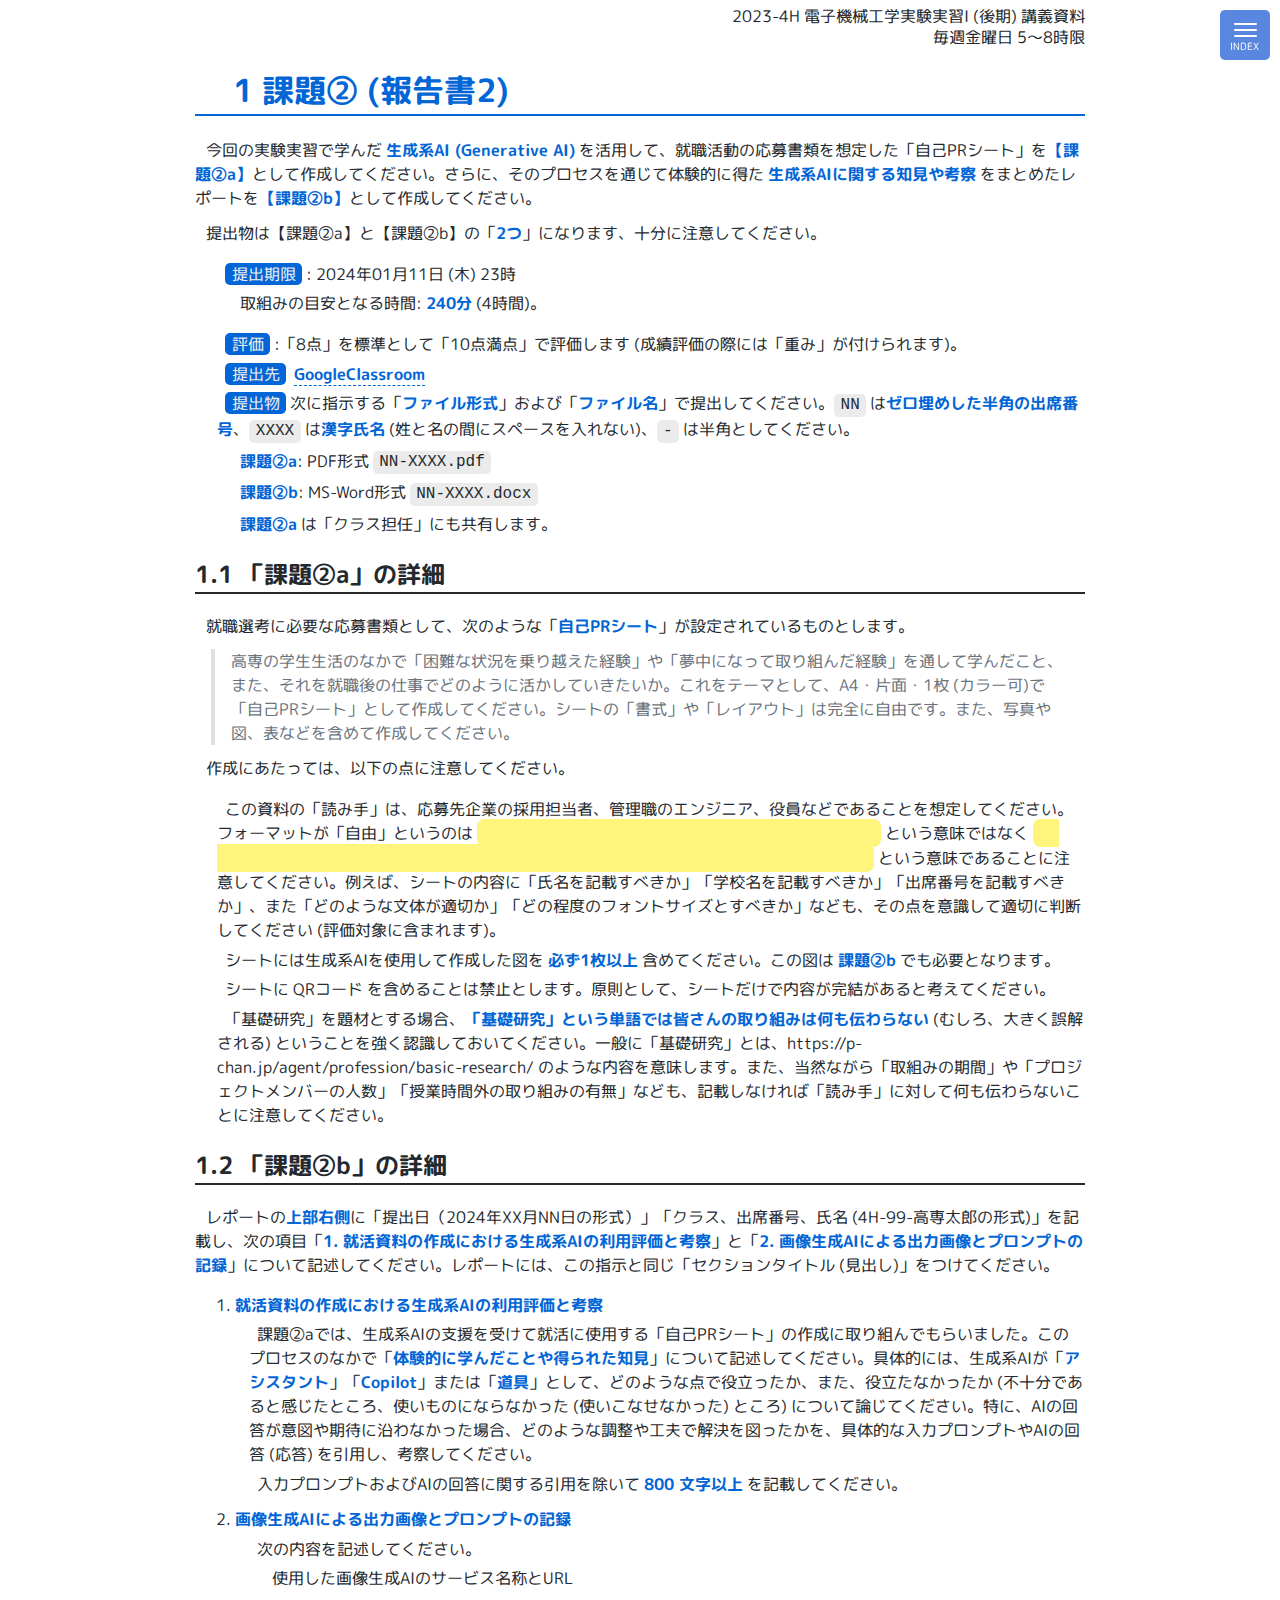
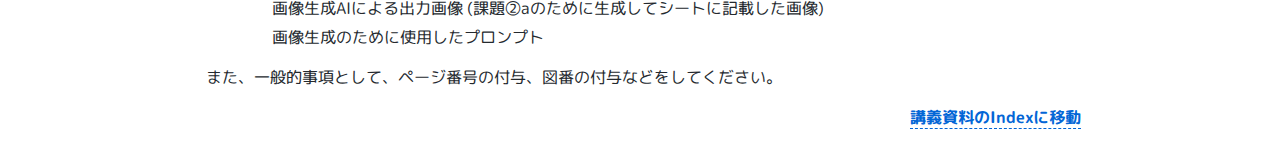
<file: docs/lecture02.html>
<!DOCTYPE html>
<html lang="ja">
  <head>
    <meta charset="utf-8" />
    <meta
      name="viewport"
      content="width=device-width, initial-scale=1.0, user-scalable=yes"
    />
    <meta name="robots" content="noindex,nofollow,noarchive" />
    <script>
      MathJax = {
        chtml: { displayAlign: "left", displayIndent: "1em" },
      };
    </script>
    <link rel="icon" href="favicon.ico" sizes="any" />
    <link
      rel="stylesheet"
      href="https://cdnjs.cloudflare.com/ajax/libs/font-awesome/6.3.0/css/all.min.css"
      integrity="sha512-SzlrxWUlpfuzQ+pcUCosxcglQRNAq/DZjVsC0lE40xsADsfeQoEypE+enwcOiGjk/bSuGGKHEyjSoQ1zVisanQ=="
      crossorigin="anonymous"
      referrerpolicy="no-referrer"
    />
    <link
      rel="stylesheet"
      href="https://fonts.googleapis.com/css?family=M+PLUS+Rounded+1c"
    />
    <link rel="stylesheet" href="style.css" />

    <title>第02回 後期 4H 実験実習</title>
  </head>

  <body>
    <div class="openbtn"><span></span><span></span><span></span></div>
    <nav id="g-nav">
      <div id="g-nav-list">
        <!-- ---------------------------------------- -->
         <ul>
<li><a href="#課題②-報告書2" id="toc-課題②-報告書2"><span
class="toc-section-number">1</span> 課題② (報告書2)</a>
<ul>
<li><a href="#課題②aの詳細" id="toc-課題②aの詳細"><span
class="toc-section-number">1.1</span> 「課題②a」の詳細</a></li>
<li><a href="#課題②bの詳細" id="toc-課題②bの詳細"><span
class="toc-section-number">1.2</span> 「課題②b」の詳細</a></li>
</ul></li>
</ul> 
        <!-- ---------------------------------------- -->
      </div>
    </nav>

    <header class="markdown-body">
      <p>2023-4H 電子機械工学実験実習I (後期) 講義資料</p>
      <p>毎週金曜日 5～8時限</p>
    </header>

    <main class="markdown-body">
      <!-- ---------------------------------------- -->
      <h1 data-number="1" id="課題②-報告書2"><span
      class="header-section-number">1</span> 課題② (報告書2)</h1>
      <p>今回の実験実習で学んだ <strong>生成系AI (Generative
      AI)</strong>
      を活用して、就職活動の応募書類を想定した「自己PRシート」を<strong>【課題②a】</strong>として作成してください。さらに、そのプロセスを通じて体験的に得た
      <strong>生成系AIに関する知見や考察</strong>
      をまとめたレポートを<strong>【課題②b】</strong>として作成してください。</p>
      <p>提出物は【課題②a】と【課題②b】の「<strong>2つ</strong>」になります、十分に注意してください。</p>
      <ul>
      <li><strong><em>提出期限</em></strong> : 2024年01月11日 (木) 23時
      <ul>
      <li>取組みの目安となる時間: <strong>240分</strong> (4時間)。</li>
      </ul></li>
      <li><strong><em>評価</em></strong>
      :「8点」を標準として「10点満点」で評価します
      (成績評価の際には「重み」が付けられます)。</li>
      <li><strong><em>提出先</em></strong> <a
      href="https://classroom.google.com/c/NjI0NTk1MjQ3NzM0/a/NjQ0MzU1MzY0OTM3/details">GoogleClassroom</a></li>
      <li><strong><em>提出物</em></strong>
      次に指示する「<strong>ファイル形式</strong>」および「<strong>ファイル名</strong>」で提出してください。<code>NN</code>
      は<strong>ゼロ埋めした半角の出席番号</strong>、<code>XXXX</code>
      は<strong>漢字氏名</strong>
      (姓と名の間にスペースを入れない)、<code>-</code>
      は半角としてください。
      <ul>
      <li><strong>課題②a</strong>: PDF形式 <code>NN-XXXX.pdf</code></li>
      <li><strong>課題②b</strong>: MS-Word形式
      <code>NN-XXXX.docx</code></li>
      <li><strong>課題②a</strong> は「クラス担任」にも共有します。</li>
      </ul></li>
      </ul>
      <h2 data-number="1.1" id="課題②aの詳細"><span
      class="header-section-number">1.1</span> 「課題②a」の詳細</h2>
      <p>就職選考に必要な応募書類として、次のような「<strong>自己PRシート</strong>」が設定されているものとします。</p>
      <blockquote>
      <p>高専の学生生活のなかで「困難な状況を乗り越えた経験」や「夢中になって取り組んだ経験」を通して学んだこと、また、それを就職後の仕事でどのように活かしていきたいか。これをテーマとして、A4・片面・1枚
      (カラー可)で「自己PRシート」として作成してください。シートの「書式」や「レイアウト」は完全に自由です。また、写真や図、表などを含めて作成してください。</p>
      </blockquote>
      <p>作成にあたっては、以下の点に注意してください。</p>
      <ul>
      <li>この資料の「読み手」は、応募先企業の採用担当者、管理職のエンジニア、役員などであることを想定してください。フォーマットが「自由」というのは
      <span
      class="masked">「自分のセンスやスタイルで好き勝手にしてよい」</span>
      という意味ではなく <span
      class="masked">「出題の意図を理解し、シートの読み手に合わせて最適化せよ
      (そこも評価に含めるよ!)」</span>
      という意味であることに注意してください。例えば、シートの内容に「氏名を記載すべきか」「学校名を記載すべきか」「出席番号を記載すべきか」、また「どのような文体が適切か」「どの程度のフォントサイズとすべきか」なども、その点を意識して適切に判断してください
      (評価対象に含まれます)。</li>
      <li>シートには生成系AIを使用して作成した図を
      <strong>必ず1枚以上</strong> 含めてください。この図は
      <strong>課題②b</strong> でも必要となります。</li>
      <li>シートに QRコード
      を含めることは禁止とします。原則として、シートだけで内容が完結があると考えてください。</li>
      <li>「基礎研究」を題材とする場合、<strong>「基礎研究」という単語では皆さんの取り組みは何も伝わらない</strong>
      (むしろ、大きく誤解される)
      ということを強く認識しておいてください。一般に「基礎研究」とは、https://p-chan.jp/agent/profession/basic-research/
      のような内容を意味します。また、当然ながら「取組みの期間」や「プロジェクトメンバーの人数」「授業時間外の取り組みの有無」なども、記載しなければ「読み手」に対して何も伝わらないことに注意してください。</li>
      </ul>
      <h2 data-number="1.2" id="課題②bの詳細"><span
      class="header-section-number">1.2</span> 「課題②b」の詳細</h2>
      <p>レポートの<strong>上部右側</strong>に「提出日（2024年XX月NN日の形式）」「クラス、出席番号、氏名
      (4H-99-高専太郎の形式)」を記載し、次の項目「<strong>1.
      就活資料の作成における生成系AIの利用評価と考察</strong>」と「<strong>2.
      画像生成AIによる出力画像とプロンプトの記録</strong>」について記述してください。レポートには、この指示と同じ「セクションタイトル
      (見出し)」をつけてください。</p>
      <ol type="1">
      <li><strong>就活資料の作成における生成系AIの利用評価と考察</strong>
      <ul>
      <li>課題②aでは、生成系AIの支援を受けて就活に使用する「自己PRシート」の作成に取り組んでもらいました。このプロセスのなかで「<strong>体験的に学んだことや得られた知見</strong>」について記述してください。具体的には、生成系AIが「<strong>アシスタント</strong>」「<strong>Copilot</strong>」または「<strong>道具</strong>」として、どのような点で役立ったか、また、役立たなかったか
      (不十分であると感じたところ、使いものにならなかった
      (使いこなせなかった) ところ)
      について論じてください。特に、AIの回答が意図や期待に沿わなかった場合、どのような調整や工夫で解決を図ったかを、具体的な入力プロンプトやAIの回答
      (応答) を引用し、考察してください。</li>
      <li>入力プロンプトおよびAIの回答に関する引用を除いて <strong>800
      文字以上</strong> を記載してください。</li>
      </ul></li>
      <li><strong>画像生成AIによる出力画像とプロンプトの記録</strong>
      <ul>
      <li>次の内容を記述してください。
      <ul>
      <li>使用した画像生成AIのサービス名称とURL</li>
      <li>画像生成AIによる出力画像
      (課題②aのために生成してシートに記載した画像)</li>
      <li>画像生成のために使用したプロンプト</li>
      </ul></li>
      </ul></li>
      </ol>
      <p>また、一般的事項として、ページ番号の付与、図番の付与などをしてください。</p>
      <!-- ---------------------------------------- -->
    </main>

    <footer class="markdown-body">
      <p><a href="https://takeshiwada1980.github.io/Network-Exp-2023/">講義資料のIndexに移動</a></p>
    </footer>

    <script>
      window.onload = function () {
        // ナビゲーション関連
        let openBtn = document.getElementsByClassName("openbtn")[0];
        let navPnl = document.getElementById("g-nav");
        openBtn.onclick = () => {
          openBtn.classList.toggle("active");
          navPnl.classList.toggle("panelactive");
        };

        let items = navPnl.getElementsByTagName("a");
        Array.from(items).forEach((item) => {
          item.onclick = () => {
            openBtn.classList.toggle("active");
            navPnl.classList.toggle("panelactive");
          };
        });

        // マスク処理
        let maskedSpans = document.getElementsByClassName("masked");
        Array.from(maskedSpans).forEach((span) => {
          span.onclick = () => {
            span.classList.toggle("open");
          };
        });

        // data-startfrom 属性の行番号カウンタのリセット
        document.querySelectorAll("div.sourceCode").forEach(function (div) {
          var startFrom = div.getAttribute("data-startfrom");
          if (startFrom != null) {
            div.style.counterReset = "pg-line " + (startFrom - 1);
          }
        });

        // 画像にリンクを付与
        // let images = document.querySelectorAll("figure img");
        // Array.from(images).forEach((img) => {
        //   img.onclick = () => {
        //     location.href = img.getAttribute("src");
        //   };
        // });
      };
    </script>
  </body>
</html>
</file>
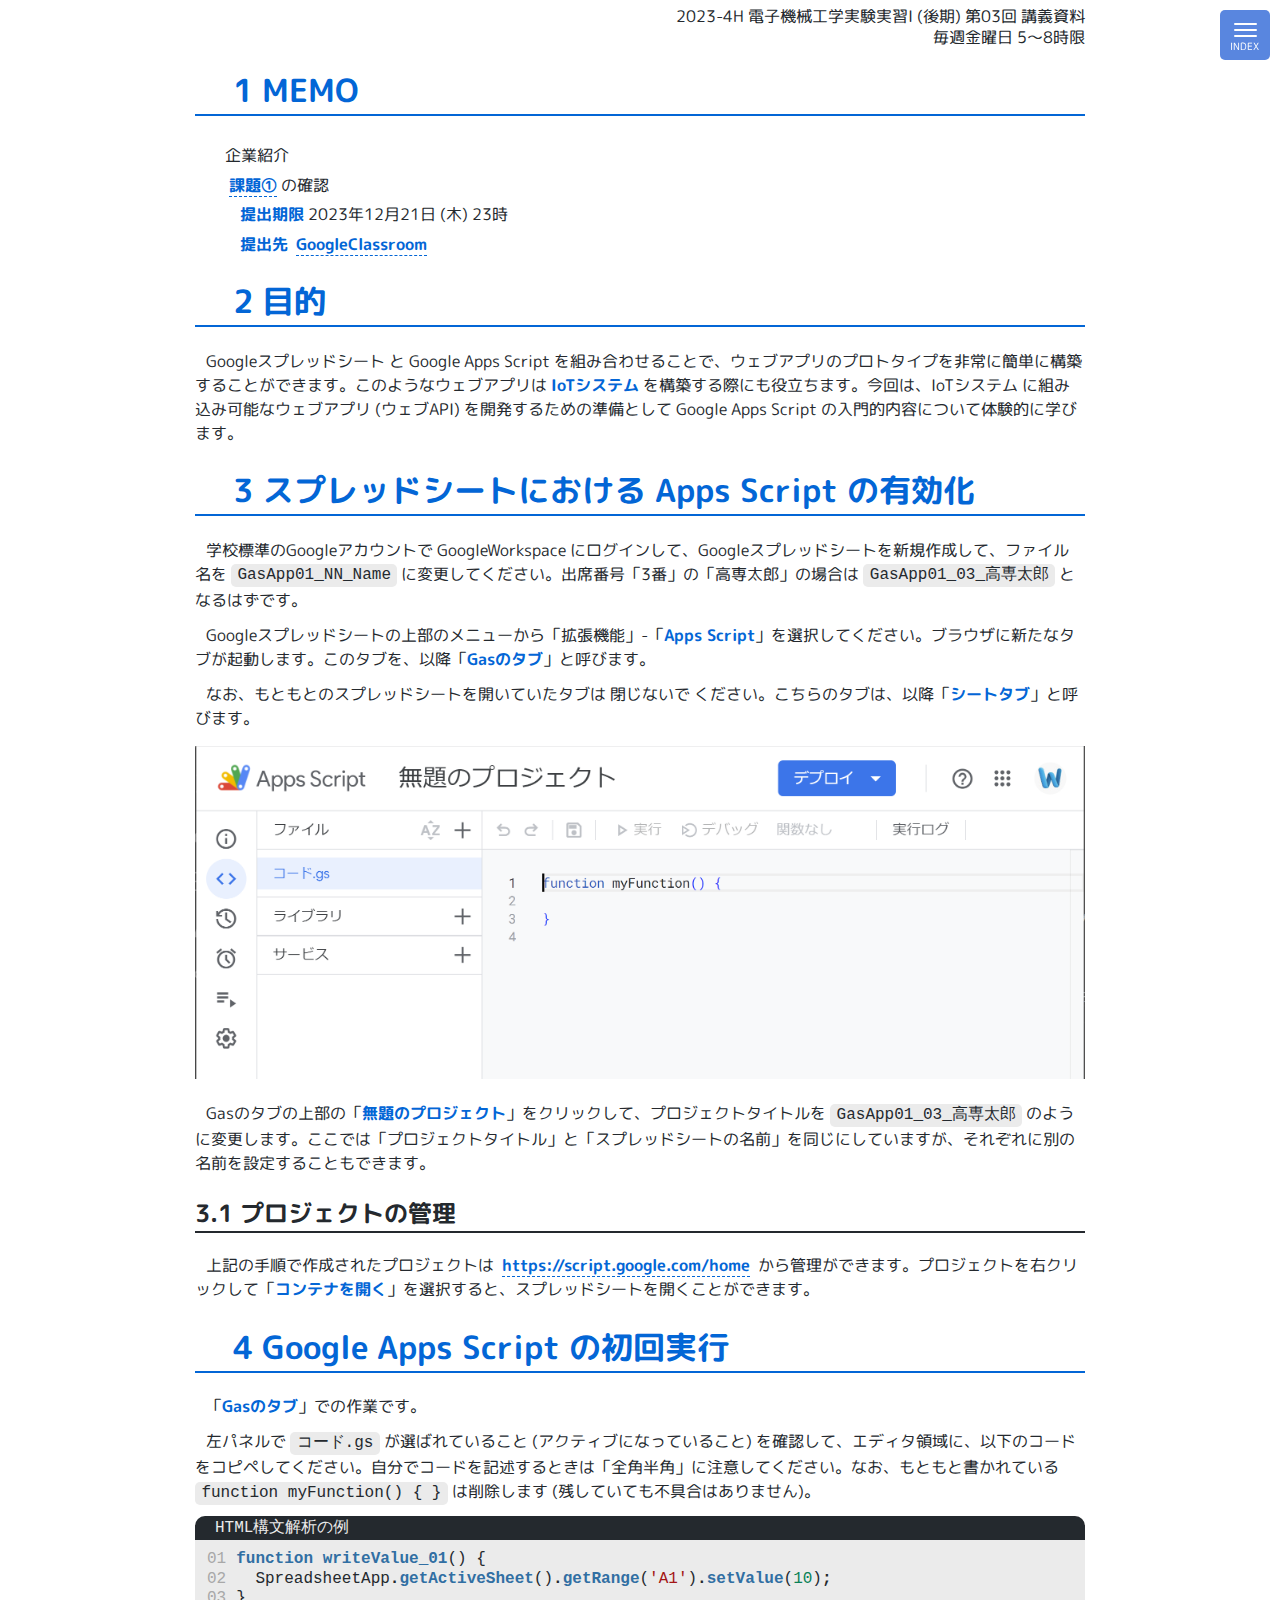
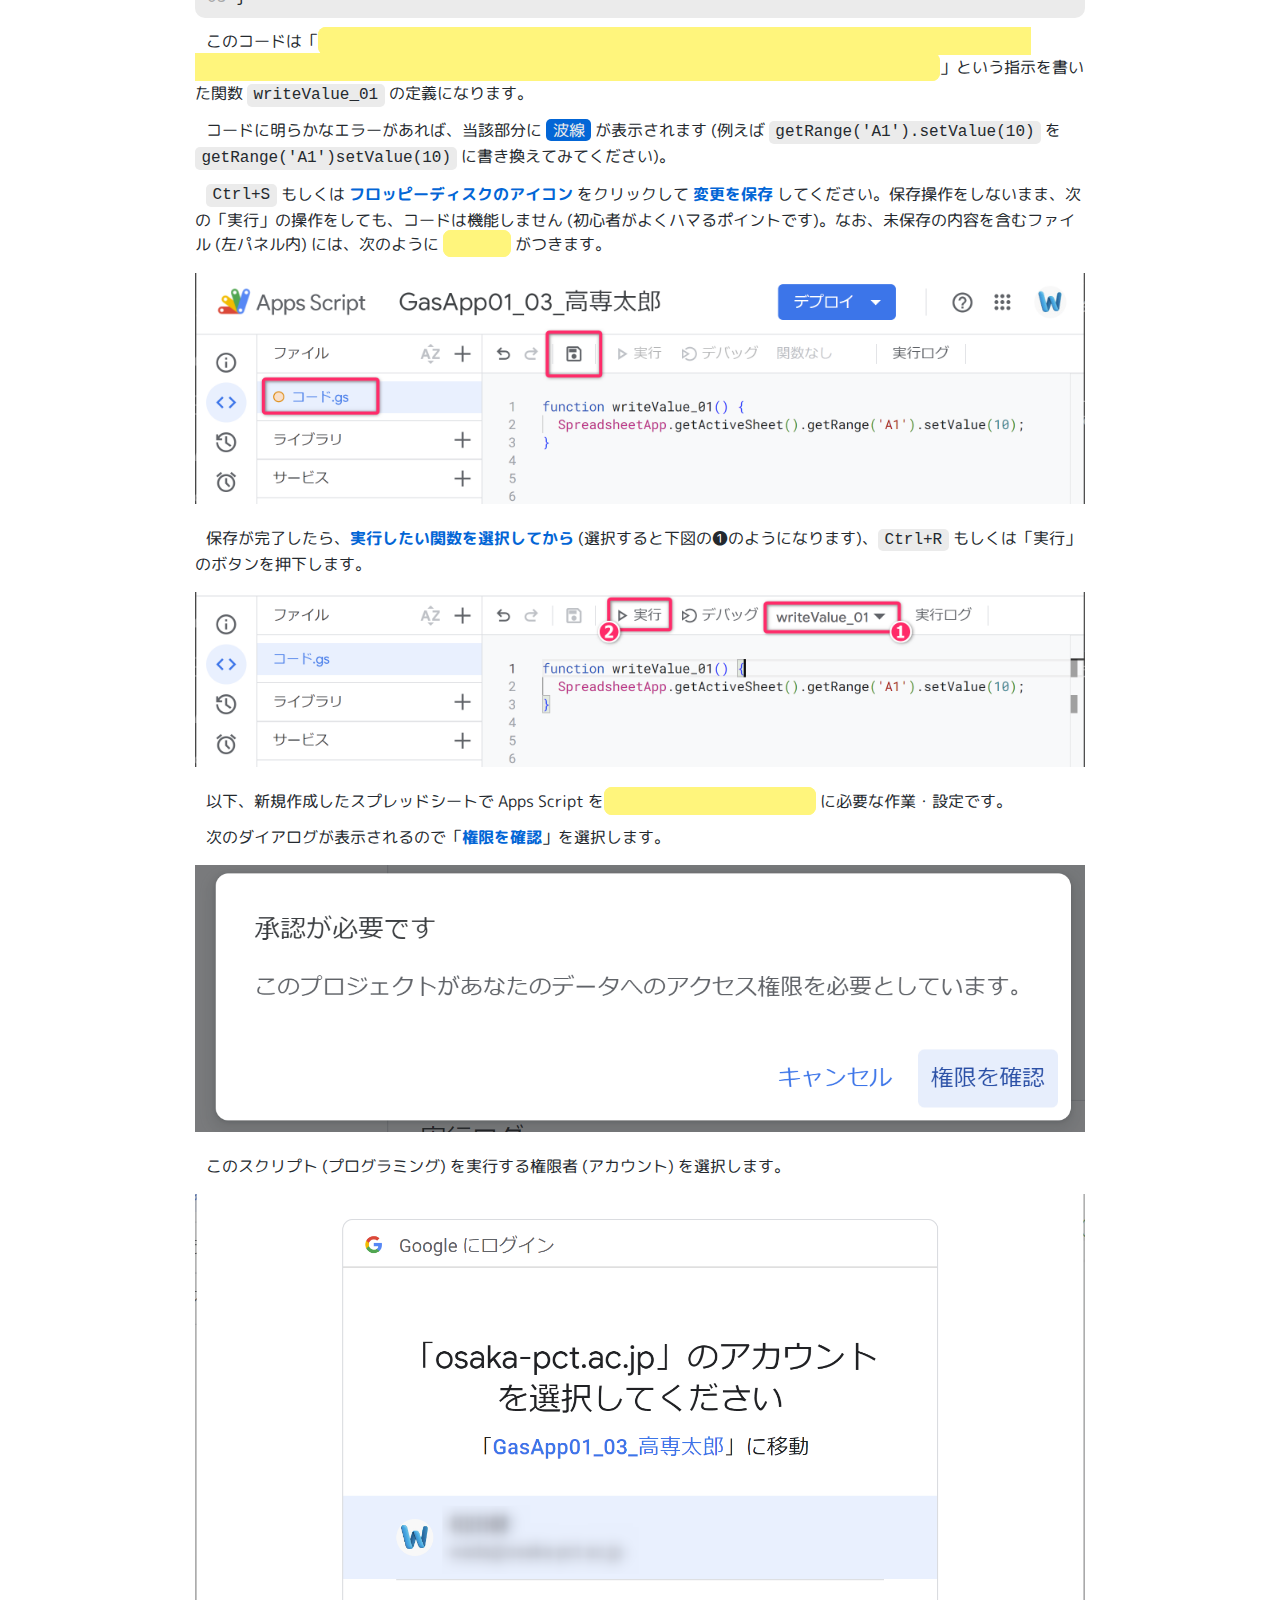
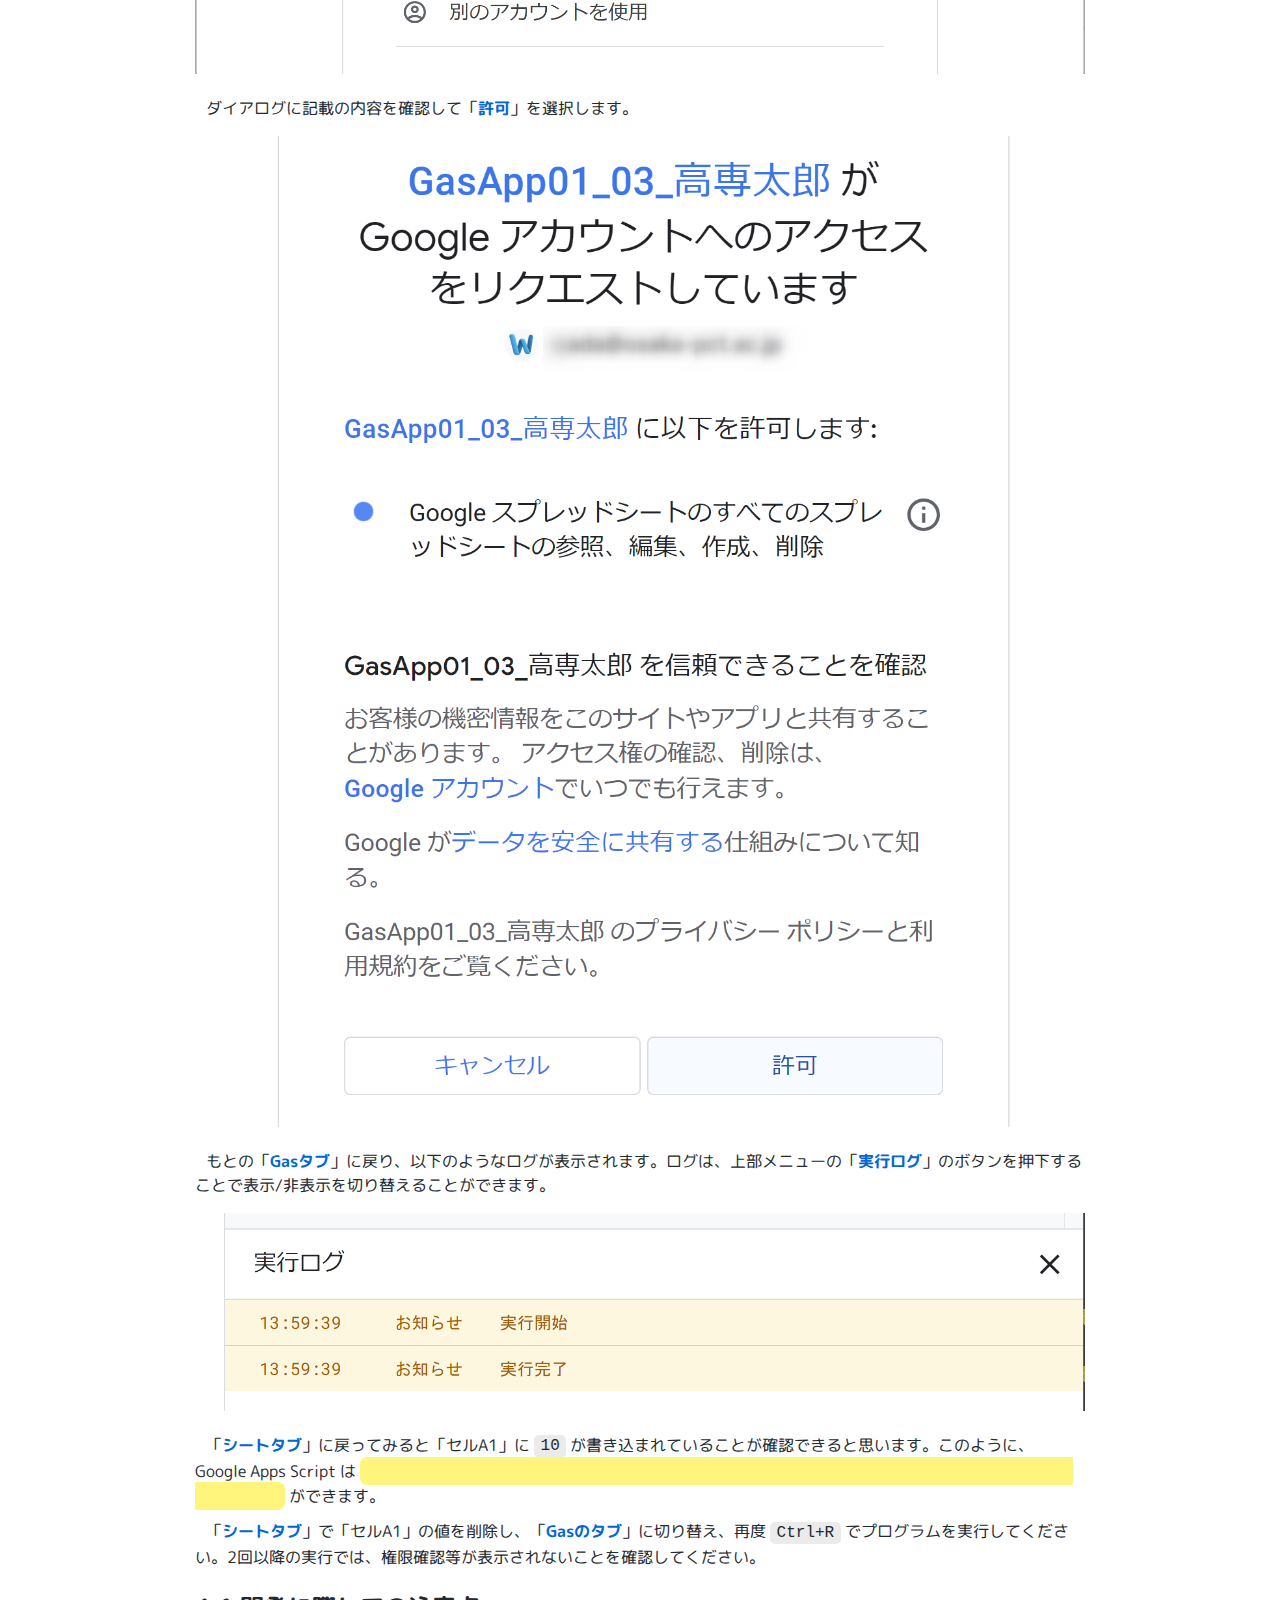
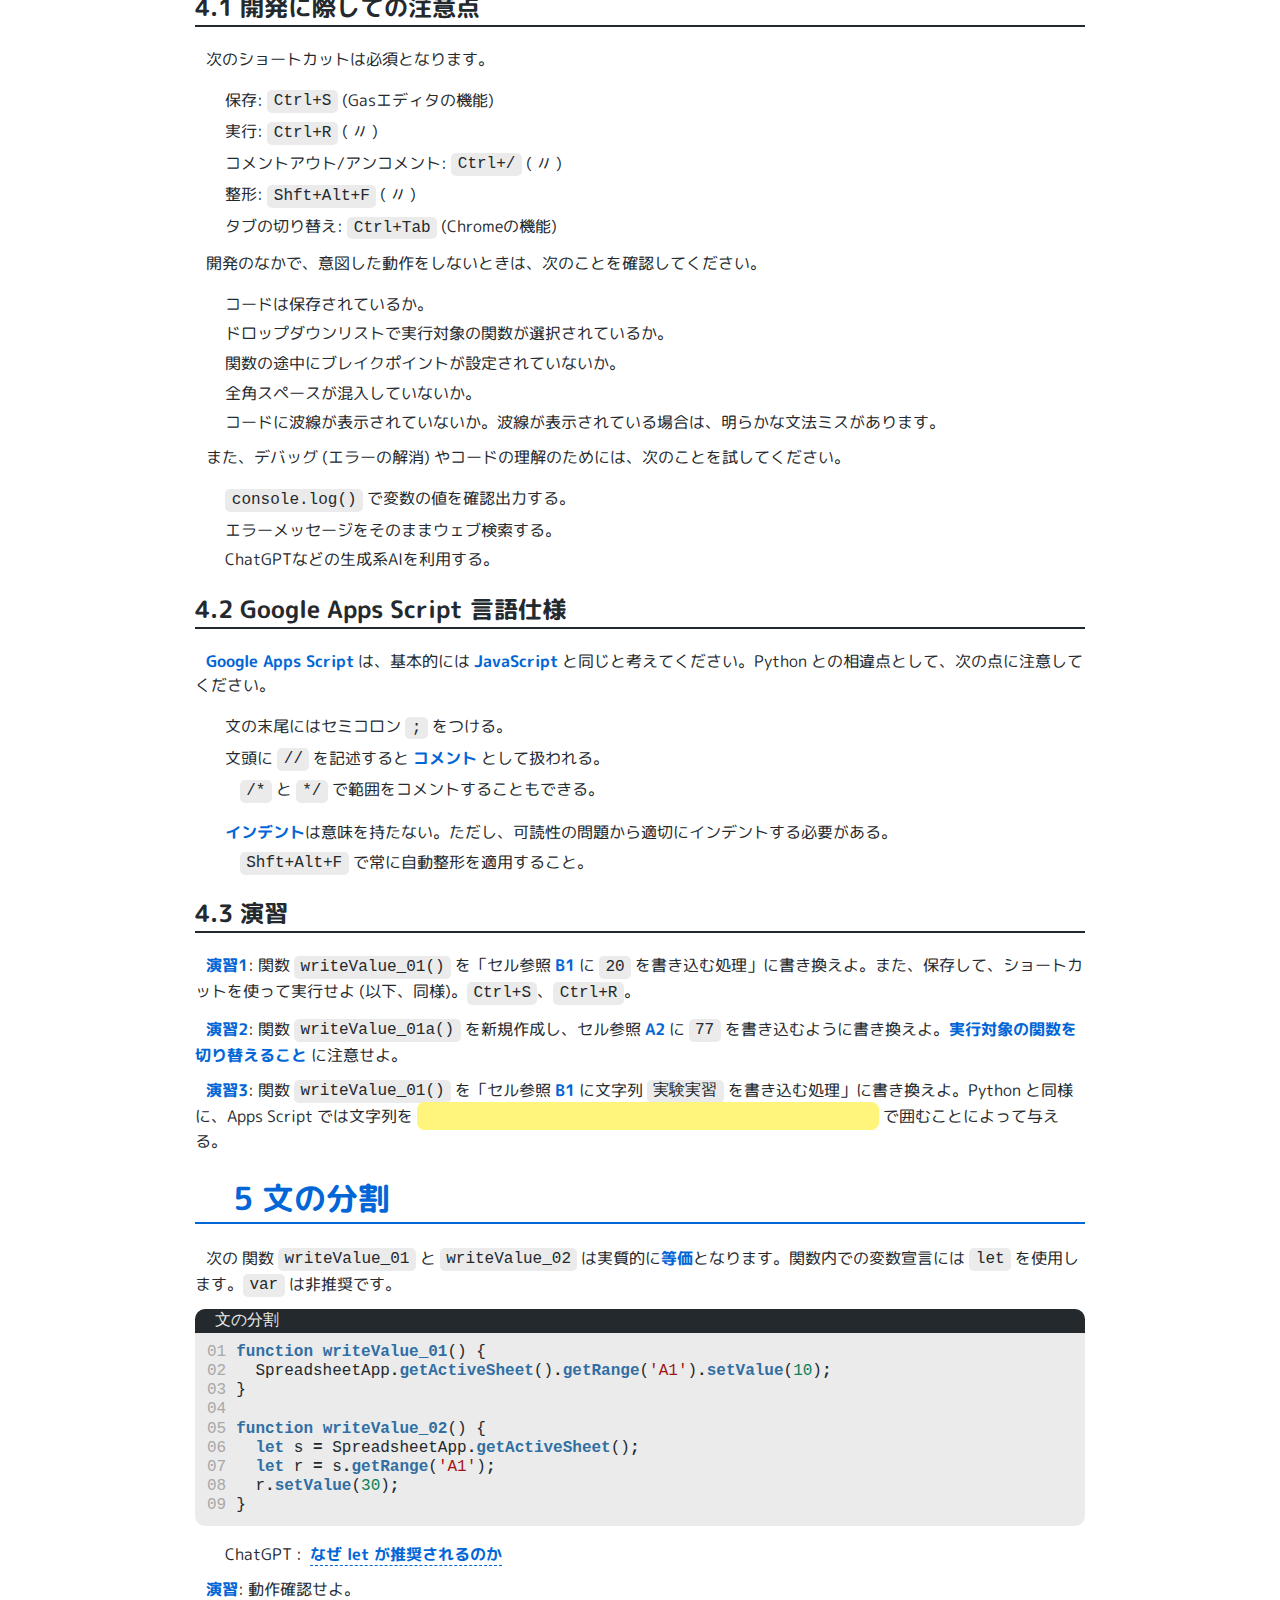
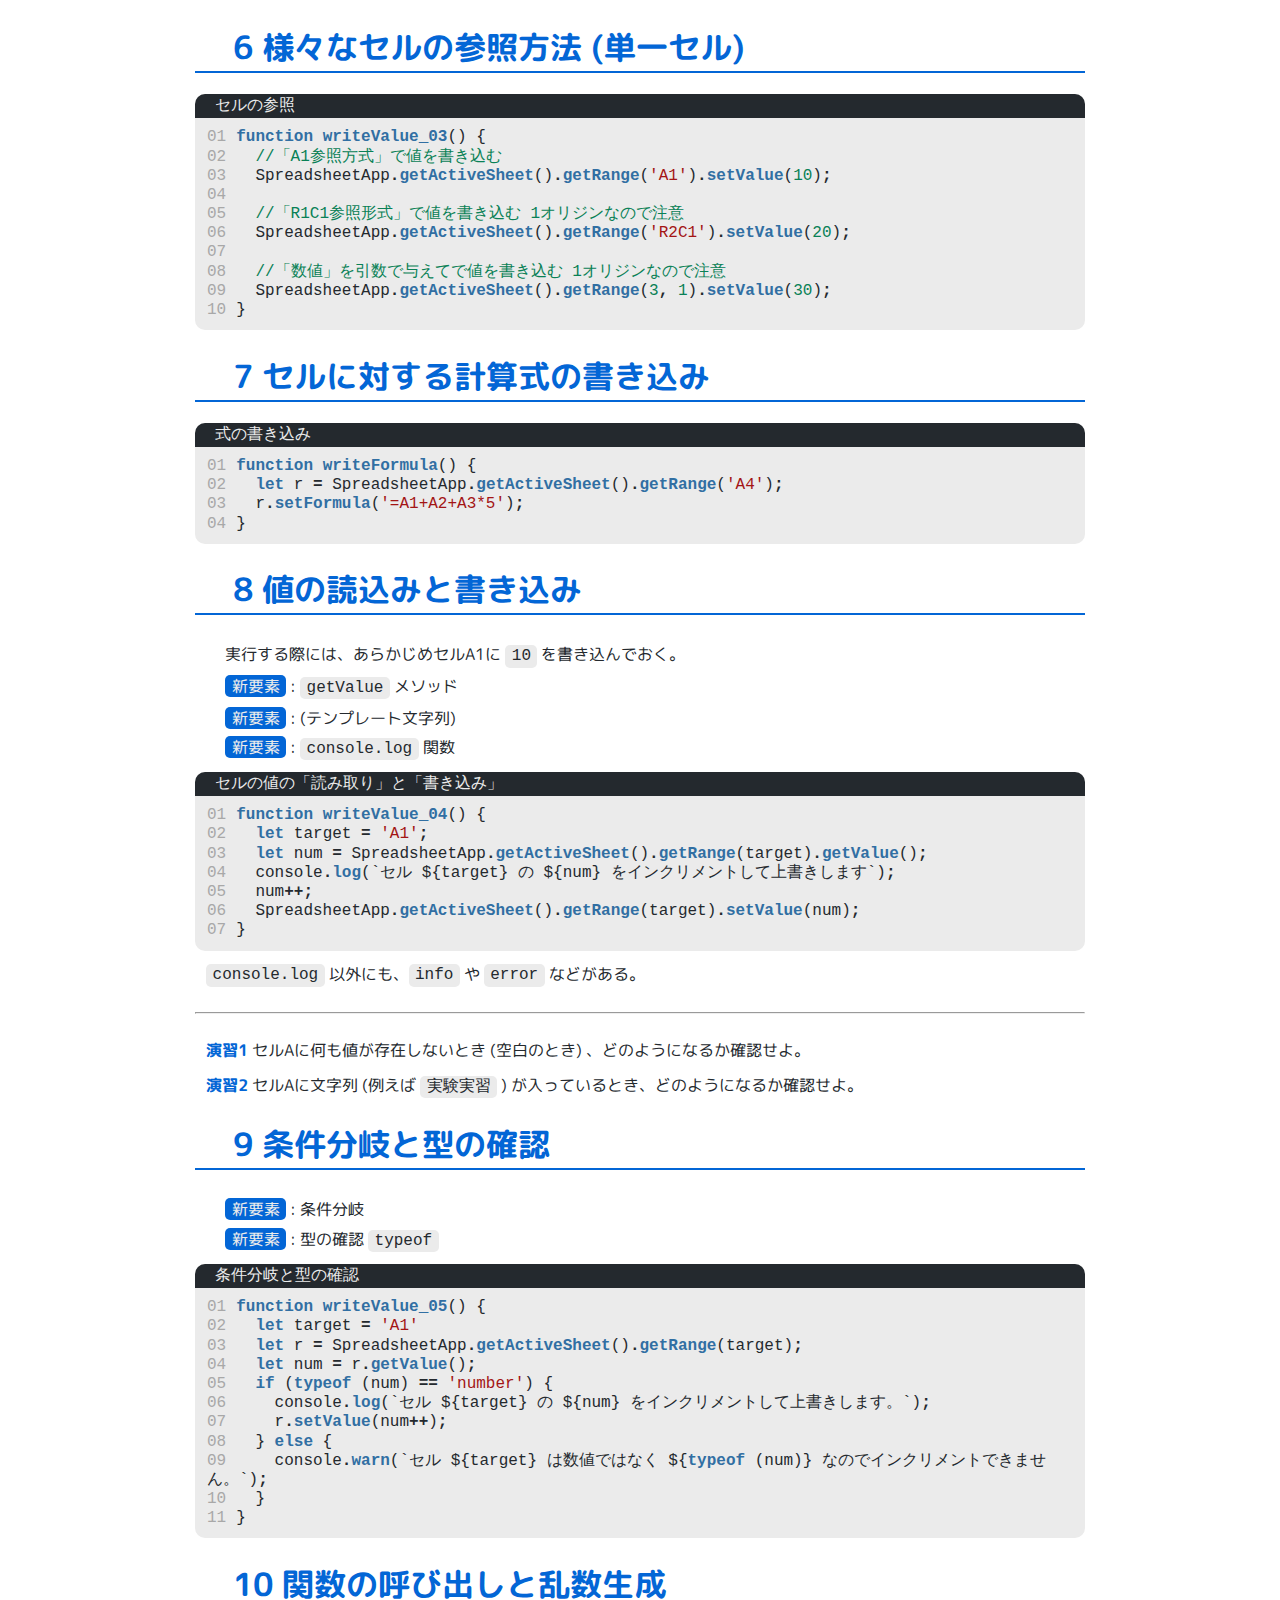
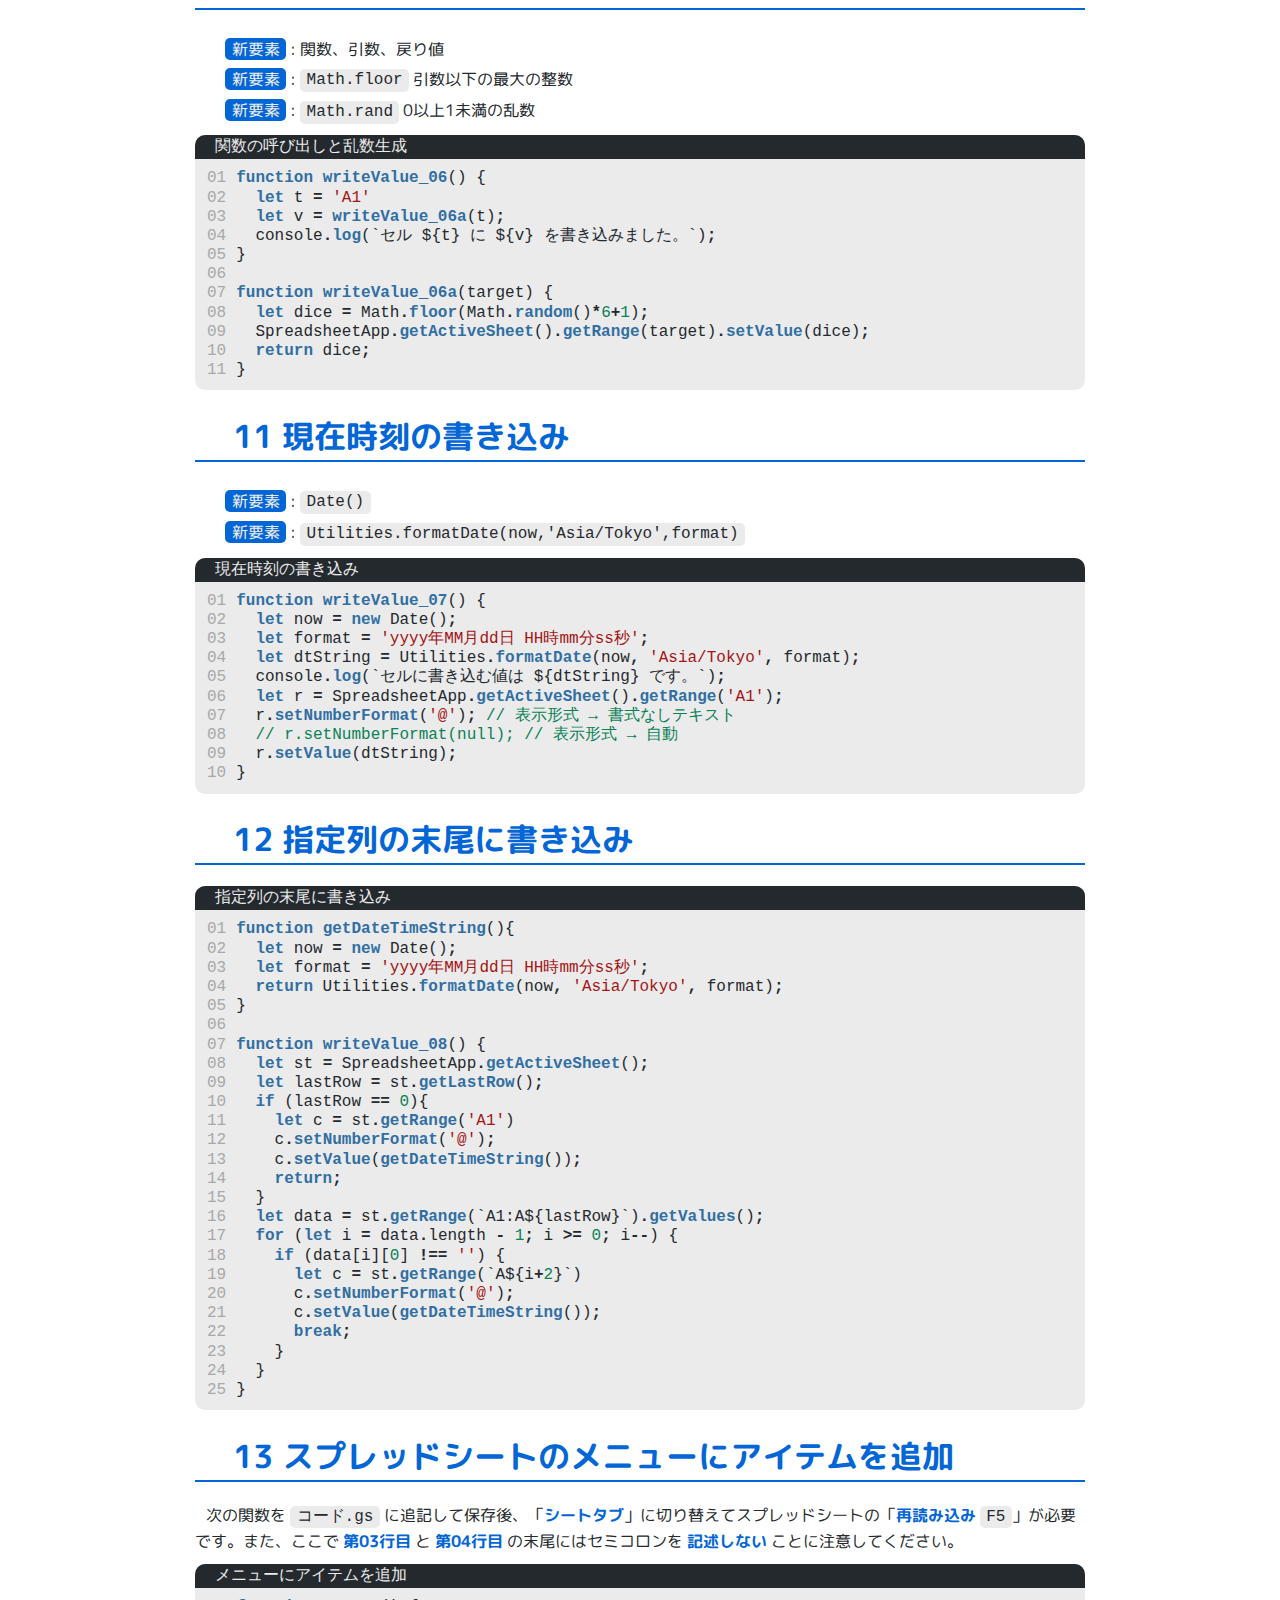
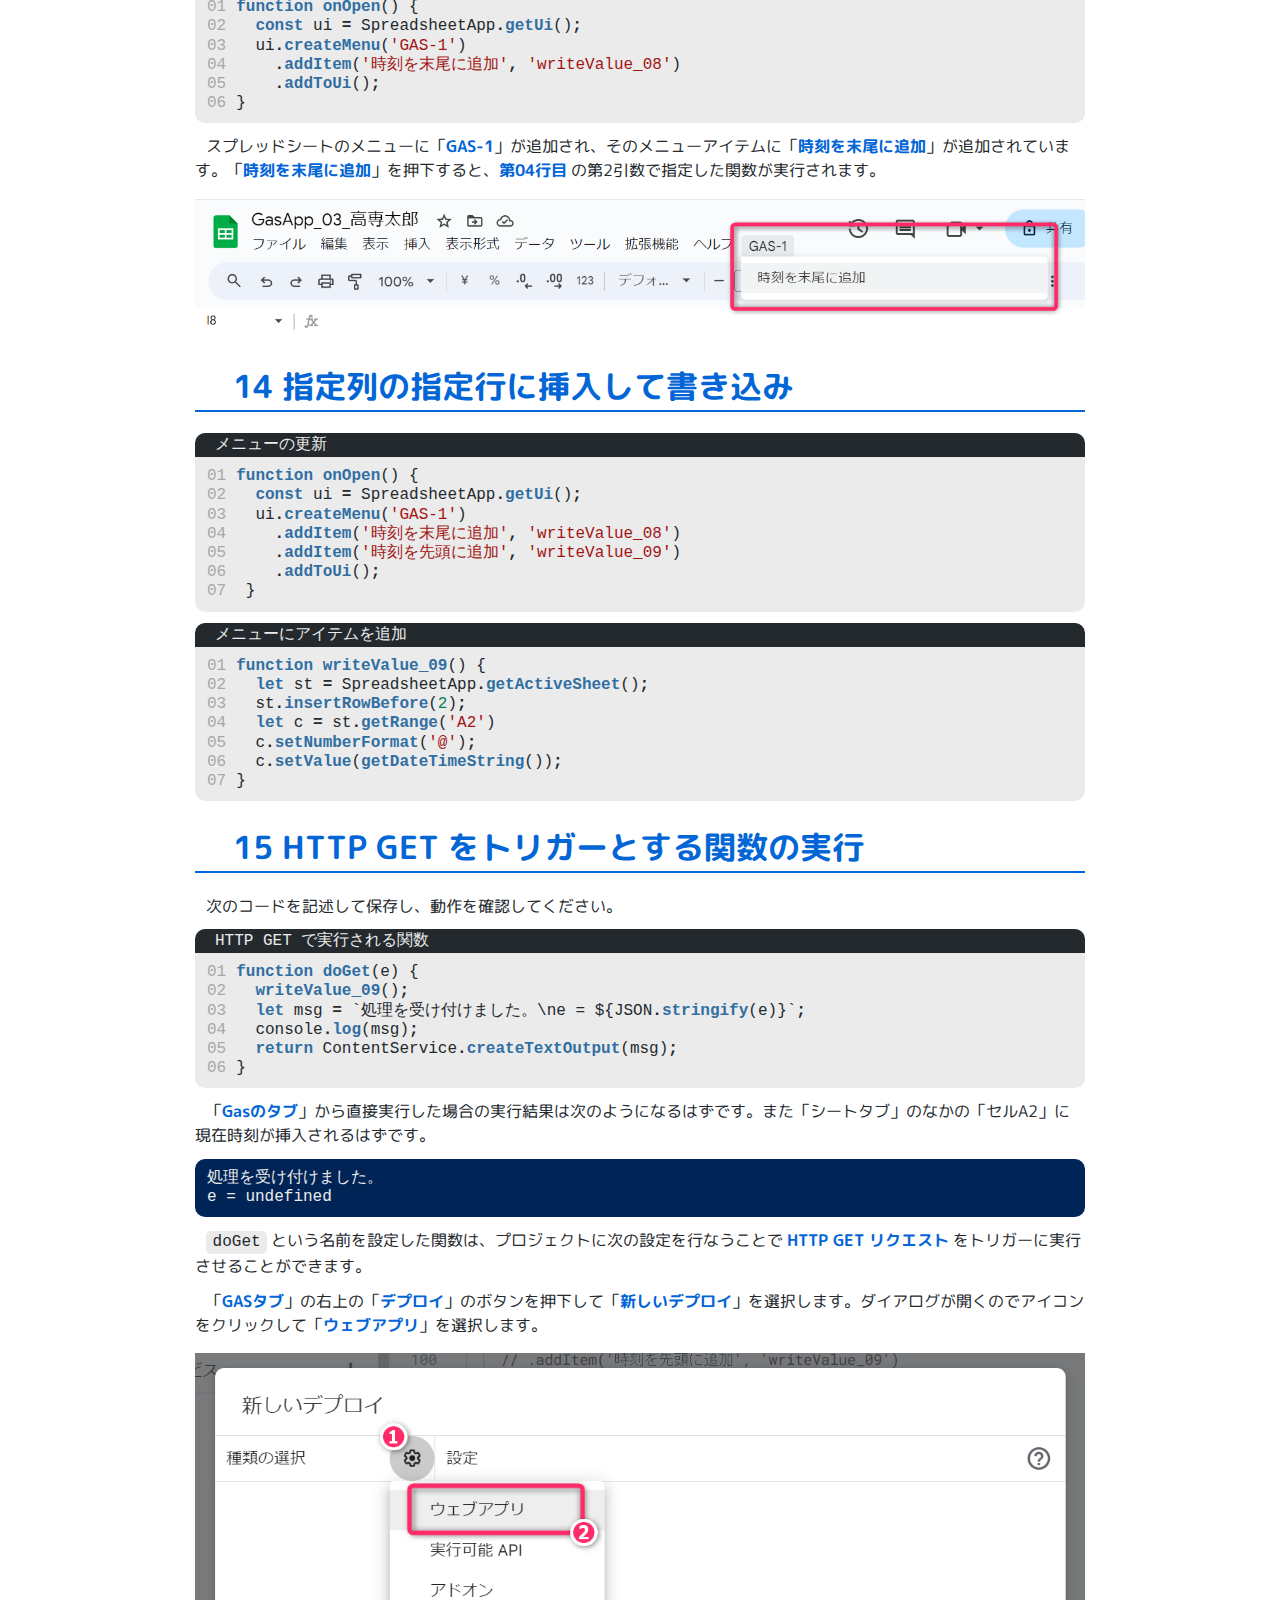
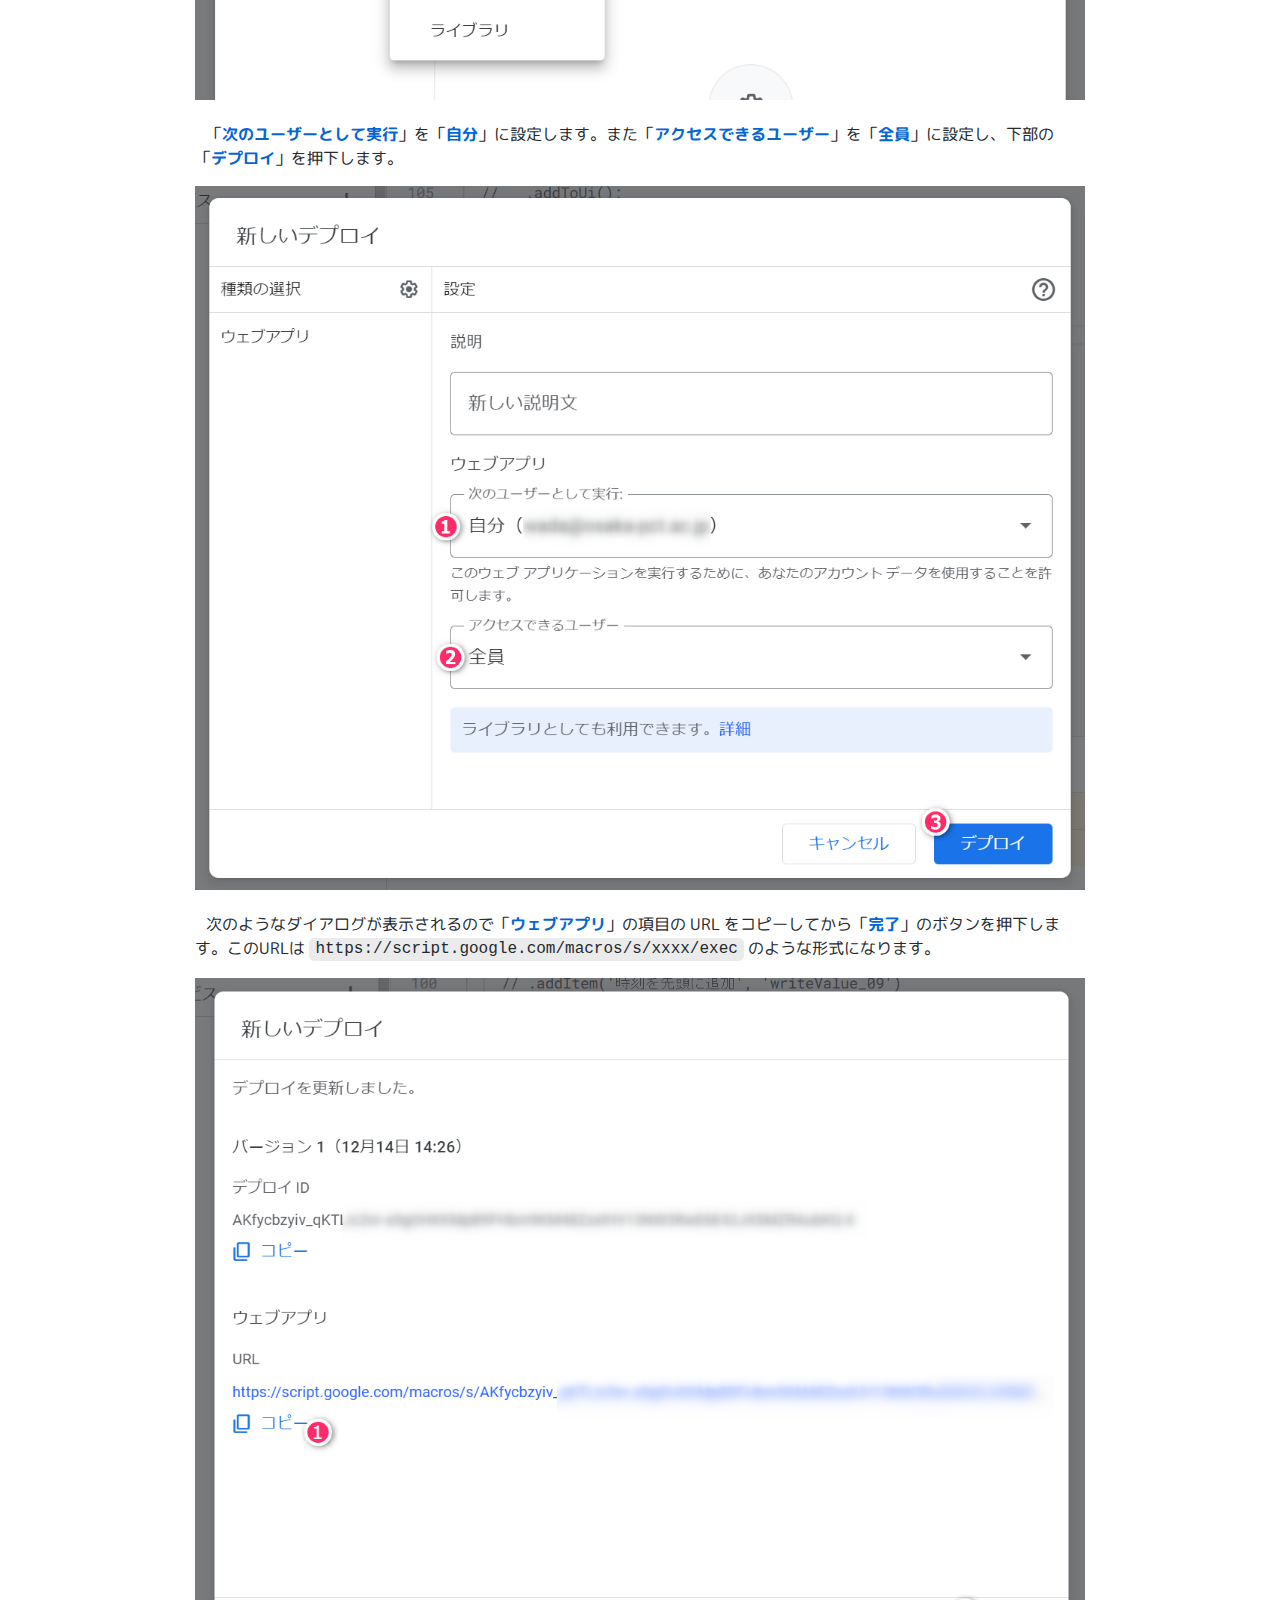
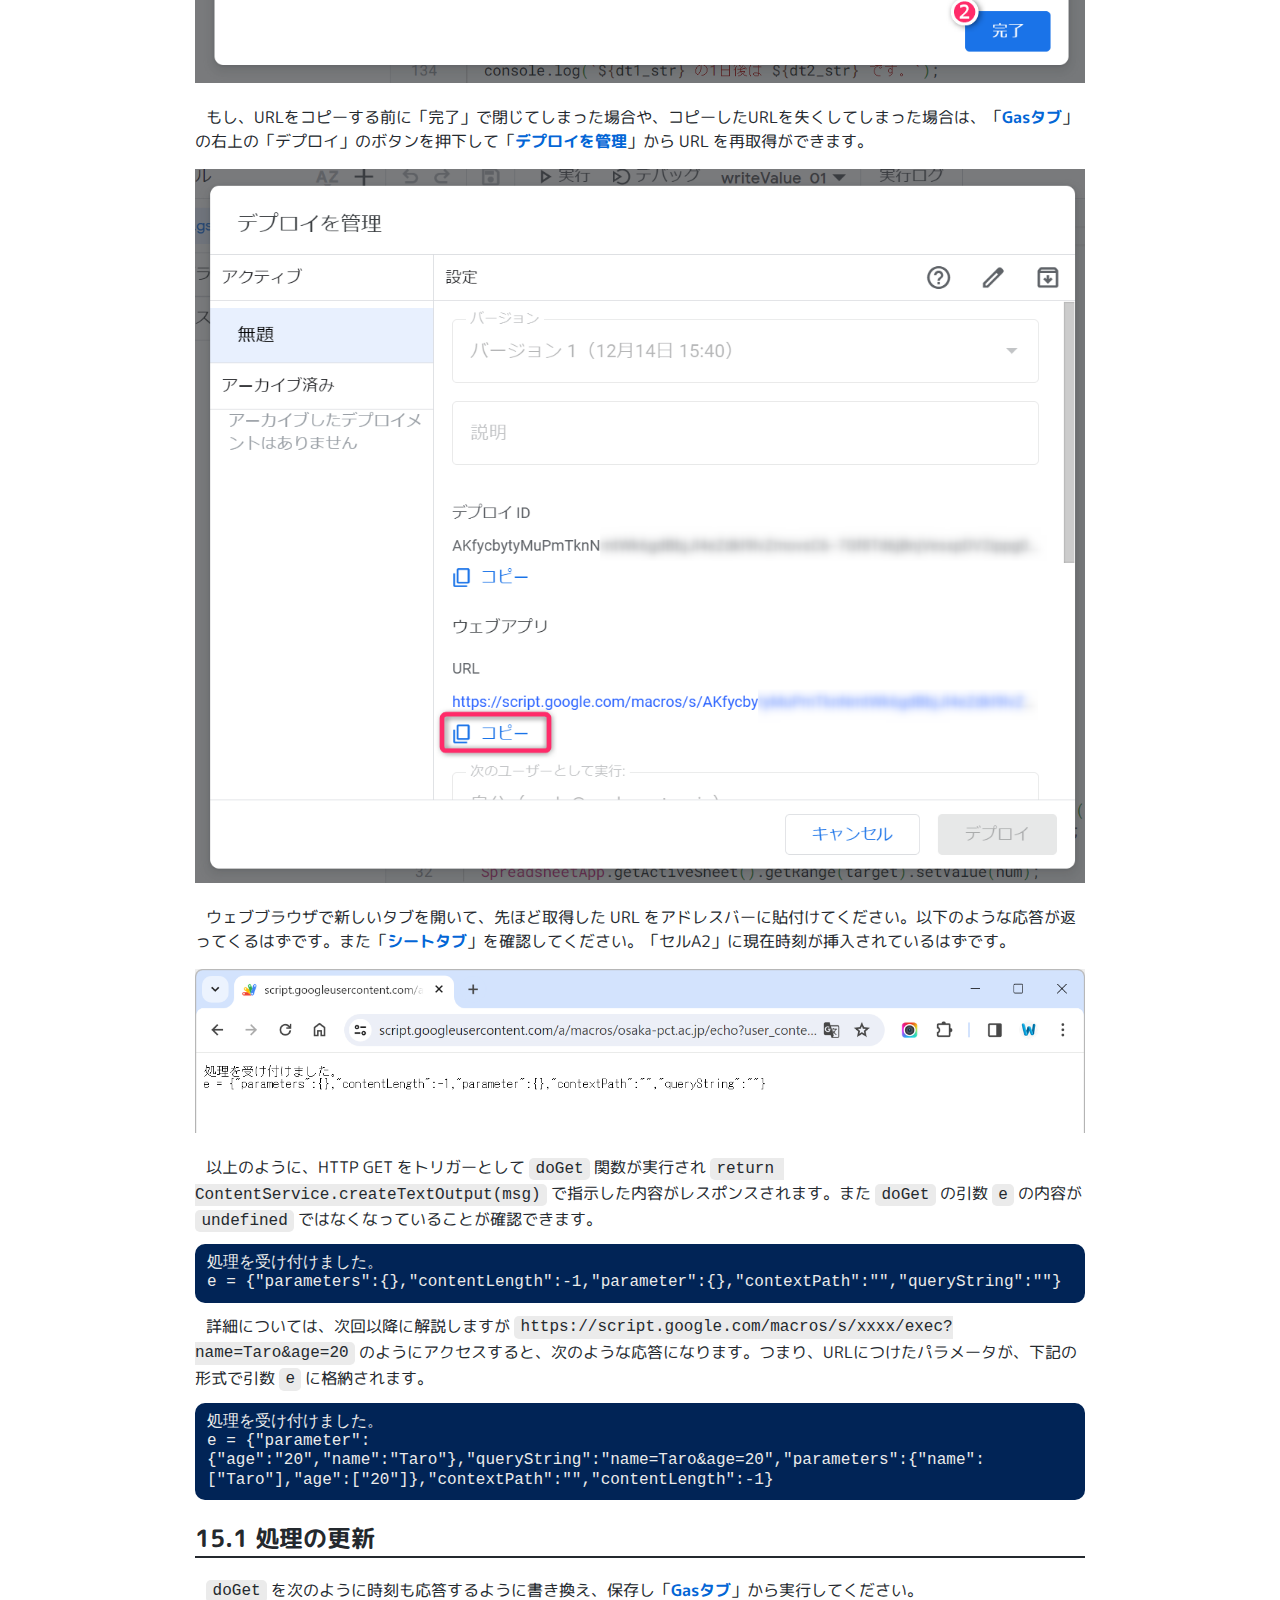
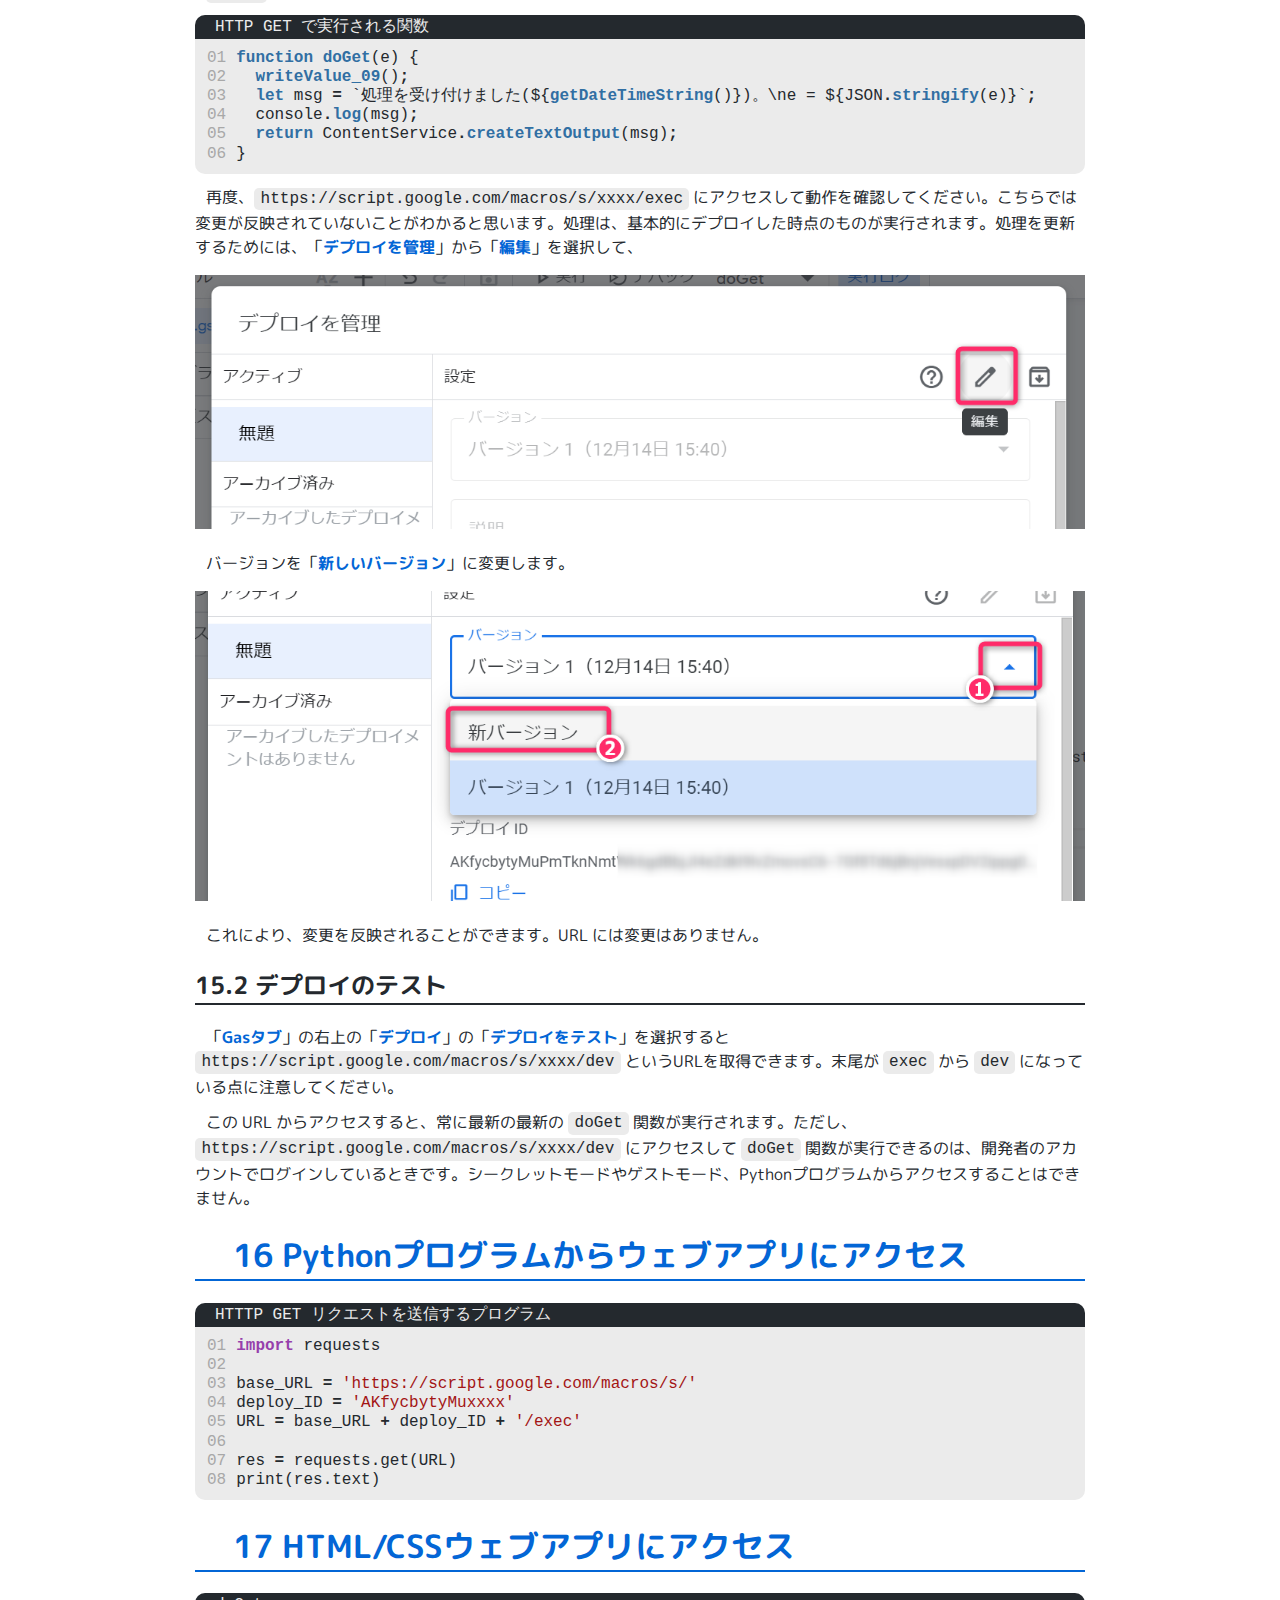
<file: docs/lecture03.html>
<!DOCTYPE html>
<html lang="ja">
  <head>
    <meta charset="utf-8" />
    <meta
      name="viewport"
      content="width=device-width, initial-scale=1.0, user-scalable=yes"
    />
    <meta name="robots" content="noindex,nofollow,noarchive" />
    <script>
      MathJax = {
        chtml: { displayAlign: "left", displayIndent: "1em" },
      };
    </script>
    <link rel="icon" href="favicon.ico" sizes="any" />
    <link
      rel="stylesheet"
      href="https://cdnjs.cloudflare.com/ajax/libs/font-awesome/6.3.0/css/all.min.css"
      integrity="sha512-SzlrxWUlpfuzQ+pcUCosxcglQRNAq/DZjVsC0lE40xsADsfeQoEypE+enwcOiGjk/bSuGGKHEyjSoQ1zVisanQ=="
      crossorigin="anonymous"
      referrerpolicy="no-referrer"
    />
    <link
      rel="stylesheet"
      href="https://fonts.googleapis.com/css?family=M+PLUS+Rounded+1c"
    />
    <link rel="stylesheet" href="style.css" />

    <title>第03回 後期 4H 実験実習</title>
  </head>

  <body>
    <div class="openbtn"><span></span><span></span><span></span></div>
    <nav id="g-nav">
      <div id="g-nav-list">
        <!-- ---------------------------------------- -->
         <ul>
<li><a href="#memo" id="toc-memo"><span
class="toc-section-number">1</span> MEMO</a></li>
<li><a href="#目的" id="toc-目的"><span
class="toc-section-number">2</span> 目的</a></li>
<li><a href="#スプレッドシートにおける-apps-script-の有効化"
id="toc-スプレッドシートにおける-apps-script-の有効化"><span
class="toc-section-number">3</span> スプレッドシートにおける Apps Script
の有効化</a>
<ul>
<li><a href="#プロジェクトの管理" id="toc-プロジェクトの管理"><span
class="toc-section-number">3.1</span> プロジェクトの管理</a></li>
</ul></li>
<li><a href="#google-apps-script-の初回実行"
id="toc-google-apps-script-の初回実行"><span
class="toc-section-number">4</span> Google Apps Script の初回実行</a>
<ul>
<li><a href="#開発に際しての注意点" id="toc-開発に際しての注意点"><span
class="toc-section-number">4.1</span> 開発に際しての注意点</a></li>
<li><a href="#google-apps-script-言語仕様"
id="toc-google-apps-script-言語仕様"><span
class="toc-section-number">4.2</span> Google Apps Script
言語仕様</a></li>
<li><a href="#演習" id="toc-演習"><span
class="toc-section-number">4.3</span> 演習</a></li>
</ul></li>
<li><a href="#文の分割" id="toc-文の分割"><span
class="toc-section-number">5</span> 文の分割</a></li>
<li><a href="#様々なセルの参照方法-単一セル"
id="toc-様々なセルの参照方法-単一セル"><span
class="toc-section-number">6</span> 様々なセルの参照方法
(単一セル)</a></li>
<li><a href="#セルに対する計算式の書き込み"
id="toc-セルに対する計算式の書き込み"><span
class="toc-section-number">7</span>
セルに対する計算式の書き込み</a></li>
<li><a href="#値の読込みと書き込み" id="toc-値の読込みと書き込み"><span
class="toc-section-number">8</span> 値の読込みと書き込み</a></li>
<li><a href="#条件分岐と型の確認" id="toc-条件分岐と型の確認"><span
class="toc-section-number">9</span> 条件分岐と型の確認</a></li>
<li><a href="#関数の呼び出しと乱数生成"
id="toc-関数の呼び出しと乱数生成"><span
class="toc-section-number">10</span> 関数の呼び出しと乱数生成</a></li>
<li><a href="#現在時刻の書き込み" id="toc-現在時刻の書き込み"><span
class="toc-section-number">11</span> 現在時刻の書き込み</a></li>
<li><a href="#指定列の末尾に書き込み"
id="toc-指定列の末尾に書き込み"><span
class="toc-section-number">12</span> 指定列の末尾に書き込み</a></li>
<li><a href="#スプレッドシートのメニューにアイテムを追加"
id="toc-スプレッドシートのメニューにアイテムを追加"><span
class="toc-section-number">13</span>
スプレッドシートのメニューにアイテムを追加</a></li>
<li><a href="#指定列の指定行に挿入して書き込み"
id="toc-指定列の指定行に挿入して書き込み"><span
class="toc-section-number">14</span>
指定列の指定行に挿入して書き込み</a></li>
<li><a href="#http-get-をトリガーとする関数の実行"
id="toc-http-get-をトリガーとする関数の実行"><span
class="toc-section-number">15</span> HTTP GET
をトリガーとする関数の実行</a>
<ul>
<li><a href="#処理の更新" id="toc-処理の更新"><span
class="toc-section-number">15.1</span> 処理の更新</a></li>
<li><a href="#デプロイのテスト" id="toc-デプロイのテスト"><span
class="toc-section-number">15.2</span> デプロイのテスト</a></li>
</ul></li>
<li><a href="#pythonプログラムからウェブアプリにアクセス"
id="toc-pythonプログラムからウェブアプリにアクセス"><span
class="toc-section-number">16</span>
Pythonプログラムからウェブアプリにアクセス</a></li>
<li><a href="#htmlcssウェブアプリにアクセス"
id="toc-htmlcssウェブアプリにアクセス"><span
class="toc-section-number">17</span>
HTML/CSSウェブアプリにアクセス</a></li>
</ul> 
        <!-- ---------------------------------------- -->
      </div>
    </nav>

    <header class="markdown-body">
      <p>2023-4H 電子機械工学実験実習I (後期) 第03回 講義資料</p>
      <p>毎週金曜日 5～8時限</p>
    </header>

    <main class="markdown-body">
      <!-- ---------------------------------------- -->
      <h1 data-number="1" id="memo"><span
      class="header-section-number">1</span> MEMO</h1>
      <ul>
      <li>企業紹介</li>
      <li><a href="lecture01.html#課題❶-報告書1">課題①</a>の確認
      <ul>
      <li><strong>提出期限</strong> 2023年12月21日 (木) 23時</li>
      <li><strong>提出先</strong> <a
      href="https://classroom.google.com/c/NjI0NTk1MjQ3NzM0/a/NjQyMjg2NjIwMTIy/details">GoogleClassroom</a></li>
      </ul></li>
      </ul>
      <h1 data-number="2" id="目的"><span
      class="header-section-number">2</span> 目的</h1>
      <p>Googleスプレッドシート と Google Apps Script
      を組み合わせることで、ウェブアプリのプロトタイプを非常に簡単に構築することができます。このようなウェブアプリは
      <strong>IoTシステム</strong>
      を構築する際にも役立ちます。今回は、IoTシステム
      に組み込み可能なウェブアプリ (ウェブAPI)
      を開発するための準備として Google Apps Script
      の入門的内容について体験的に学びます。</p>
      <h1 data-number="3"
      id="スプレッドシートにおける-apps-script-の有効化"><span
      class="header-section-number">3</span> スプレッドシートにおける
      Apps Script の有効化</h1>
      <p>学校標準のGoogleアカウントで GoogleWorkspace
      にログインして、Googleスプレッドシートを新規作成して、ファイル名を
      <code>GasApp01_NN_Name</code>
      に変更してください。出席番号「3番」の「高専太郎」の場合は
      <code>GasApp01_03_高専太郎</code> となるはずです。</p>
      <p>Googleスプレッドシートの上部のメニューから「拡張機能」-「<strong>Apps
      Script</strong>」を選択してください。ブラウザに新たなタブが起動します。このタブを、以降「<strong>Gasのタブ</strong>」と呼びます。</p>
      <p>なお、もともとのスプレッドシートを開いていたタブは
      <sapn class="masked">閉じないで</sapn>
      ください。こちらのタブは、以降「<strong>シートタブ</strong>」と呼びます。</p>
      <figure>
      <img src="figs/03/gas-01.png" alt="img" />
      <figcaption aria-hidden="true">img</figcaption>
      </figure>
      <p>Gasのタブの上部の「<strong>無題のプロジェクト</strong>」をクリックして、プロジェクトタイトルを
      <code>GasApp01_03_高専太郎</code>
      のように変更します。ここでは「プロジェクトタイトル」と「スプレッドシートの名前」を同じにしていますが、それぞれに別の名前を設定することもできます。</p>
      <h2 data-number="3.1" id="プロジェクトの管理"><span
      class="header-section-number">3.1</span> プロジェクトの管理</h2>
      <p>上記の手順で作成されたプロジェクトは <a
      href="https://script.google.com/home">https://script.google.com/home</a>
      から管理ができます。プロジェクトを右クリックして「<strong>コンテナを開く</strong>」を選択すると、スプレッドシートを開くことができます。</p>
      <h1 data-number="4" id="google-apps-script-の初回実行"><span
      class="header-section-number">4</span> Google Apps Script
      の初回実行</h1>
      <p>「<strong>Gasのタブ</strong>」での作業です。</p>
      <p>左パネルで <code>コード.gs</code> が選ばれていること
      (アクティブになっていること)
      を確認して、エディタ領域に、以下のコードをコピペしてください。自分でコードを記述するときは「全角半角」に注意してください。なお、もともと書かれている
      <code>function myFunction() { }</code> は削除します
      (残していても不具合はありません)。</p>
      <div class="sourceCode" id="cb1"
      data-caption="HTML構文解析の例"><pre
      class="sourceCode numberSource js numberLines"><code class="sourceCode javascript"><span id="cb1-1"><a href="#cb1-1"></a><span class="kw">function</span> <span class="fu">writeValue_01</span>() {</span>
<span id="cb1-2"><a href="#cb1-2"></a>  SpreadsheetApp<span class="op">.</span><span class="fu">getActiveSheet</span>()<span class="op">.</span><span class="fu">getRange</span>(<span class="st">&#39;A1&#39;</span>)<span class="op">.</span><span class="fu">setValue</span>(<span class="dv">10</span>)<span class="op">;</span></span>
<span id="cb1-3"><a href="#cb1-3"></a>}</span></code></pre></div>
      <p>このコードは「<span class="masked">(
      <code>SpreadsheetApp</code>モジュールによって) アクティブなシート
      (現在選択されているシート)
      の「<code>A1</code>」というセル参照が示す範囲 (Range) を取得し
      (get)、「<code>10</code>」という数値をセット (set)
      せよ</span>」という指示を書いた関数 <code>writeValue_01</code>
      の定義になります。</p>
      <p>コードに明らかなエラーがあれば、当該部分に
      <strong><em>波線</em></strong> が表示されます (例えば
      <code>getRange('A1').setValue(10)</code> を
      <code>getRange('A1')setValue(10)</code>
      に書き換えてみてください)。</p>
      <p><code>Ctrl+S</code> もしくは
      <strong>フロッピーディスクのアイコン</strong>
      <i class="fa-solid fa-floppy-disk"></i> をクリックして
      <strong>変更を保存</strong>
      してください。保存操作をしないまま、次の「実行」の操作をしても、コードは機能しません
      (初心者がよくハマるポイントです)。なお、未保存の内容を含むファイル
      (左パネル内) には、次のように <span class="masked">赤丸</span>
      がつきます。</p>
      <figure>
      <img src="figs/03/gas-02.png" alt="img" />
      <figcaption aria-hidden="true">img</figcaption>
      </figure>
      <p>保存が完了したら、<strong>実行したい関数を選択してから</strong>
      (選択すると下図の❶のようになります)、<code>Ctrl+R</code>
      もしくは「<i class="fa-solid fa-play"></i>実行」のボタンを押下します。</p>
      <figure>
      <img src="figs/03/gas-03.png" alt="img" />
      <figcaption aria-hidden="true">img</figcaption>
      </figure>
      <p>以下、新規作成したスプレッドシートで Apps Script を<span
      class="masked">初回に実行するときのみ</span>
      に必要な作業・設定です。</p>
      <p>次のダイアログが表示されるので「<strong>権限を確認</strong>」を選択します。</p>
      <figure>
      <img src="figs/03/run-01.png" alt="img" />
      <figcaption aria-hidden="true">img</figcaption>
      </figure>
      <p>このスクリプト (プログラミング) を実行する権限者 (アカウント)
      を選択します。</p>
      <figure>
      <img src="figs/03/run-02.png" alt="img" />
      <figcaption aria-hidden="true">img</figcaption>
      </figure>
      <p>ダイアログに記載の内容を確認して「<strong>許可</strong>」を選択します。</p>
      <figure>
      <img src="figs/03/run-03.png" alt="img" />
      <figcaption aria-hidden="true">img</figcaption>
      </figure>
      <p>もとの「<strong>Gasタブ</strong>」に戻り、以下のようなログが表示されます。ログは、上部メニューの「<strong>実行ログ</strong>」のボタンを押下することで表示/非表示を切り替えることができます。</p>
      <figure>
      <img src="figs/03/run-04.png" alt="img" />
      <figcaption aria-hidden="true">img</figcaption>
      </figure>
      <p>「<strong>シートタブ</strong>」に戻ってみると「セルA1」に
      <code>10</code>
      が書き込まれていることが確認できると思います。このように、Google
      Apps Script は <span
      class="masked">Googleスプレッドシートをはじめ、GoogleWorkspace
      の各種サービスをプログラムを使って操作すること</span>
      ができます。</p>
      <p>「<strong>シートタブ</strong>」で「セルA1」の値を削除し、「<strong>Gasのタブ</strong>」に切り替え、再度
      <code>Ctrl+R</code>
      でプログラムを実行してください。2回以降の実行では、権限確認等が表示されないことを確認してください。</p>
      <h2 data-number="4.1" id="開発に際しての注意点"><span
      class="header-section-number">4.1</span> 開発に際しての注意点</h2>
      <p>次のショートカットは必須となります。</p>
      <ul>
      <li>保存: <code>Ctrl+S</code> (Gasエディタの機能)</li>
      <li>実行: <code>Ctrl+R</code> ( 〃 )</li>
      <li>コメントアウト/アンコメント: <code>Ctrl+/</code> ( 〃 )</li>
      <li>整形: <code>Shft+Alt+F</code> ( 〃 )</li>
      <li>タブの切り替え: <code>Ctrl+Tab</code> (Chromeの機能)</li>
      </ul>
      <p>開発のなかで、意図した動作をしないときは、次のことを確認してください。</p>
      <ul>
      <li>コードは保存されているか。</li>
      <li>ドロップダウンリストで実行対象の関数が選択されているか。</li>
      <li>関数の途中にブレイクポイントが設定されていないか。</li>
      <li>全角スペースが混入していないか。</li>
      <li>コードに波線が表示されていないか。波線が表示されている場合は、明らかな文法ミスがあります。</li>
      </ul>
      <p>また、デバッグ (エラーの解消)
      やコードの理解のためには、次のことを試してください。</p>
      <ul>
      <li><code>console.log()</code> で変数の値を確認出力する。</li>
      <li>エラーメッセージをそのままウェブ検索する。</li>
      <li>ChatGPTなどの生成系AIを利用する。</li>
      </ul>
      <h2 data-number="4.2" id="google-apps-script-言語仕様"><span
      class="header-section-number">4.2</span> Google Apps Script
      言語仕様</h2>
      <p><strong>Google Apps Script</strong> は、基本的には
      <strong>JavaScript</strong> と同じと考えてください。Python
      との相違点として、次の点に注意してください。</p>
      <ul>
      <li>文の末尾にはセミコロン <code>;</code> をつける。</li>
      <li>文頭に <code>//</code> を記述すると <strong>コメント</strong>
      として扱われる。
      <ul>
      <li><code>/*</code> と <code>*/</code>
      で範囲をコメントすることもできる。</li>
      </ul></li>
      <li><strong>インデント</strong>は意味を持たない。ただし、可読性の問題から適切にインデントする必要がある。
      <ul>
      <li><code>Shft+Alt+F</code> で常に自動整形を適用すること。</li>
      </ul></li>
      </ul>
      <h2 data-number="4.3" id="演習"><span
      class="header-section-number">4.3</span> 演習</h2>
      <p><strong>演習1</strong>: 関数 <code>writeValue_01()</code>
      を「セル参照 <strong>B1</strong> に <code>20</code>
      を書き込む処理」に書き換えよ。また、保存して、ショートカットを使って実行せよ
      (以下、同様)。<code>Ctrl+S</code>、<code>Ctrl+R</code>。</p>
      <p><strong>演習2</strong>: 関数 <code>writeValue_01a()</code>
      を新規作成し、セル参照 <strong>A2</strong> に <code>77</code>
      を書き込むように書き換えよ。<strong>実行対象の関数を切り替えること</strong>
      に注意せよ。</p>
      <p><strong>演習3</strong>: 関数 <code>writeValue_01()</code>
      を「セル参照 <strong>B1</strong> に文字列 <code>実験実習</code>
      を書き込む処理」に書き換えよ。Python と同様に、Apps Script
      では文字列を <span class="masked">シングルクォーテーション または
      ダブルクォーテーション</span> で囲むことによって与える。</p>
      <h1 data-number="5" id="文の分割"><span
      class="header-section-number">5</span> 文の分割</h1>
      <p>次の 関数 <code>writeValue_01</code> と
      <code>writeValue_02</code>
      は実質的に<strong>等価</strong>となります。関数内での変数宣言には
      <code>let</code> を使用します。<code>var</code> は非推奨です。</p>
      <div class="sourceCode" id="cb2" data-caption="文の分割"><pre
      class="sourceCode numberSource js numberLines"><code class="sourceCode javascript"><span id="cb2-1"><a href="#cb2-1"></a><span class="kw">function</span> <span class="fu">writeValue_01</span>() {</span>
<span id="cb2-2"><a href="#cb2-2"></a>  SpreadsheetApp<span class="op">.</span><span class="fu">getActiveSheet</span>()<span class="op">.</span><span class="fu">getRange</span>(<span class="st">&#39;A1&#39;</span>)<span class="op">.</span><span class="fu">setValue</span>(<span class="dv">10</span>)<span class="op">;</span></span>
<span id="cb2-3"><a href="#cb2-3"></a>}</span>
<span id="cb2-4"><a href="#cb2-4"></a></span>
<span id="cb2-5"><a href="#cb2-5"></a><span class="kw">function</span> <span class="fu">writeValue_02</span>() {</span>
<span id="cb2-6"><a href="#cb2-6"></a>  <span class="kw">let</span> s <span class="op">=</span> SpreadsheetApp<span class="op">.</span><span class="fu">getActiveSheet</span>()<span class="op">;</span></span>
<span id="cb2-7"><a href="#cb2-7"></a>  <span class="kw">let</span> r <span class="op">=</span> s<span class="op">.</span><span class="fu">getRange</span>(<span class="st">&#39;A1&#39;</span>)<span class="op">;</span></span>
<span id="cb2-8"><a href="#cb2-8"></a>  r<span class="op">.</span><span class="fu">setValue</span>(<span class="dv">30</span>)<span class="op">;</span></span>
<span id="cb2-9"><a href="#cb2-9"></a>}</span></code></pre></div>
      <ul>
      <li>ChatGPT : <a
      href="https://chat.openai.com/share/d8335e2f-c491-46cf-9495-1331b5531222">なぜ
      let が推奨されるのか</a></li>
      </ul>
      <p><strong>演習</strong>: 動作確認せよ。</p>
      <h1 data-number="6" id="様々なセルの参照方法-単一セル"><span
      class="header-section-number">6</span> 様々なセルの参照方法
      (単一セル)</h1>
      <div class="sourceCode" id="cb3" data-caption="セルの参照"><pre
      class="sourceCode numberSource js numberLines"><code class="sourceCode javascript"><span id="cb3-1"><a href="#cb3-1"></a><span class="kw">function</span> <span class="fu">writeValue_03</span>() {</span>
<span id="cb3-2"><a href="#cb3-2"></a>  <span class="co">//「A1参照方式」で値を書き込む</span></span>
<span id="cb3-3"><a href="#cb3-3"></a>  SpreadsheetApp<span class="op">.</span><span class="fu">getActiveSheet</span>()<span class="op">.</span><span class="fu">getRange</span>(<span class="st">&#39;A1&#39;</span>)<span class="op">.</span><span class="fu">setValue</span>(<span class="dv">10</span>)<span class="op">;</span></span>
<span id="cb3-4"><a href="#cb3-4"></a></span>
<span id="cb3-5"><a href="#cb3-5"></a>  <span class="co">//「R1C1参照形式」で値を書き込む 1オリジンなので注意</span></span>
<span id="cb3-6"><a href="#cb3-6"></a>  SpreadsheetApp<span class="op">.</span><span class="fu">getActiveSheet</span>()<span class="op">.</span><span class="fu">getRange</span>(<span class="st">&#39;R2C1&#39;</span>)<span class="op">.</span><span class="fu">setValue</span>(<span class="dv">20</span>)<span class="op">;</span></span>
<span id="cb3-7"><a href="#cb3-7"></a></span>
<span id="cb3-8"><a href="#cb3-8"></a>  <span class="co">//「数値」を引数で与えてで値を書き込む 1オリジンなので注意</span></span>
<span id="cb3-9"><a href="#cb3-9"></a>  SpreadsheetApp<span class="op">.</span><span class="fu">getActiveSheet</span>()<span class="op">.</span><span class="fu">getRange</span>(<span class="dv">3</span><span class="op">,</span> <span class="dv">1</span>)<span class="op">.</span><span class="fu">setValue</span>(<span class="dv">30</span>)<span class="op">;</span></span>
<span id="cb3-10"><a href="#cb3-10"></a>}</span></code></pre></div>
      <h1 data-number="7" id="セルに対する計算式の書き込み"><span
      class="header-section-number">7</span>
      セルに対する計算式の書き込み</h1>
      <div class="sourceCode" id="cb4" data-caption="式の書き込み"><pre
      class="sourceCode numberSource js numberLines"><code class="sourceCode javascript"><span id="cb4-1"><a href="#cb4-1"></a><span class="kw">function</span> <span class="fu">writeFormula</span>() {</span>
<span id="cb4-2"><a href="#cb4-2"></a>  <span class="kw">let</span> r <span class="op">=</span> SpreadsheetApp<span class="op">.</span><span class="fu">getActiveSheet</span>()<span class="op">.</span><span class="fu">getRange</span>(<span class="st">&#39;A4&#39;</span>)<span class="op">;</span></span>
<span id="cb4-3"><a href="#cb4-3"></a>  r<span class="op">.</span><span class="fu">setFormula</span>(<span class="st">&#39;=A1+A2+A3*5&#39;</span>)<span class="op">;</span></span>
<span id="cb4-4"><a href="#cb4-4"></a>}</span></code></pre></div>
      <h1 data-number="8" id="値の読込みと書き込み"><span
      class="header-section-number">8</span> 値の読込みと書き込み</h1>
      <ul>
      <li>実行する際には、あらかじめセルA1に <code>10</code>
      を書き込んでおく。</li>
      <li><strong><em>新要素</em></strong> : <code>getValue</code>
      メソッド</li>
      <li><strong><em>新要素</em></strong> : (テンプレート文字列)</li>
      <li><strong><em>新要素</em></strong> : <code>console.log</code>
      関数</li>
      </ul>
      <div class="sourceCode" id="cb5"
      data-caption="セルの値の「読み取り」と「書き込み」"><pre
      class="sourceCode numberSource js numberLines"><code class="sourceCode javascript"><span id="cb5-1"><a href="#cb5-1"></a><span class="kw">function</span> <span class="fu">writeValue_04</span>() {</span>
<span id="cb5-2"><a href="#cb5-2"></a>  <span class="kw">let</span> target <span class="op">=</span> <span class="st">&#39;A1&#39;</span><span class="op">;</span></span>
<span id="cb5-3"><a href="#cb5-3"></a>  <span class="kw">let</span> num <span class="op">=</span> SpreadsheetApp<span class="op">.</span><span class="fu">getActiveSheet</span>()<span class="op">.</span><span class="fu">getRange</span>(target)<span class="op">.</span><span class="fu">getValue</span>()<span class="op">;</span></span>
<span id="cb5-4"><a href="#cb5-4"></a>  <span class="bu">console</span><span class="op">.</span><span class="fu">log</span>(<span class="vs">`セル </span><span class="sc">${</span>target<span class="sc">}</span><span class="vs"> の </span><span class="sc">${</span>num<span class="sc">}</span><span class="vs"> をインクリメントして上書きします`</span>)<span class="op">;</span></span>
<span id="cb5-5"><a href="#cb5-5"></a>  num<span class="op">++;</span></span>
<span id="cb5-6"><a href="#cb5-6"></a>  SpreadsheetApp<span class="op">.</span><span class="fu">getActiveSheet</span>()<span class="op">.</span><span class="fu">getRange</span>(target)<span class="op">.</span><span class="fu">setValue</span>(num)<span class="op">;</span></span>
<span id="cb5-7"><a href="#cb5-7"></a>}</span></code></pre></div>
      <p><code>console.log</code> 以外にも、<code>info</code> や
      <code>error</code> などがある。</p>
      <hr />
      <p><strong>演習1</strong> セルAに何も値が存在しないとき
      (空白のとき) 、どのようになるか確認せよ。</p>
      <p><strong>演習2</strong> セルAに文字列 (例えば
      <code>実験実習</code> )
      が入っているとき、どのようになるか確認せよ。</p>
      <h1 data-number="9" id="条件分岐と型の確認"><span
      class="header-section-number">9</span> 条件分岐と型の確認</h1>
      <ul>
      <li><strong><em>新要素</em></strong> : 条件分岐</li>
      <li><strong><em>新要素</em></strong> : 型の確認
      <code>typeof</code></li>
      </ul>
      <div class="sourceCode" id="cb6"
      data-caption="条件分岐と型の確認"><pre
      class="sourceCode numberSource js numberLines"><code class="sourceCode javascript"><span id="cb6-1"><a href="#cb6-1"></a><span class="kw">function</span> <span class="fu">writeValue_05</span>() {</span>
<span id="cb6-2"><a href="#cb6-2"></a>  <span class="kw">let</span> target <span class="op">=</span> <span class="st">&#39;A1&#39;</span></span>
<span id="cb6-3"><a href="#cb6-3"></a>  <span class="kw">let</span> r <span class="op">=</span> SpreadsheetApp<span class="op">.</span><span class="fu">getActiveSheet</span>()<span class="op">.</span><span class="fu">getRange</span>(target)<span class="op">;</span></span>
<span id="cb6-4"><a href="#cb6-4"></a>  <span class="kw">let</span> num <span class="op">=</span> r<span class="op">.</span><span class="fu">getValue</span>()<span class="op">;</span></span>
<span id="cb6-5"><a href="#cb6-5"></a>  <span class="cf">if</span> (<span class="kw">typeof</span> (num) <span class="op">==</span> <span class="st">&#39;number&#39;</span>) {</span>
<span id="cb6-6"><a href="#cb6-6"></a>    <span class="bu">console</span><span class="op">.</span><span class="fu">log</span>(<span class="vs">`セル </span><span class="sc">${</span>target<span class="sc">}</span><span class="vs"> の </span><span class="sc">${</span>num<span class="sc">}</span><span class="vs"> をインクリメントして上書きします。`</span>)<span class="op">;</span></span>
<span id="cb6-7"><a href="#cb6-7"></a>    r<span class="op">.</span><span class="fu">setValue</span>(num<span class="op">++</span>)<span class="op">;</span></span>
<span id="cb6-8"><a href="#cb6-8"></a>  } <span class="cf">else</span> {</span>
<span id="cb6-9"><a href="#cb6-9"></a>    <span class="bu">console</span><span class="op">.</span><span class="fu">warn</span>(<span class="vs">`セル </span><span class="sc">${</span>target<span class="sc">}</span><span class="vs"> は数値ではなく </span><span class="sc">${</span><span class="kw">typeof</span> (num)<span class="sc">}</span><span class="vs"> なのでインクリメントできません。`</span>)<span class="op">;</span></span>
<span id="cb6-10"><a href="#cb6-10"></a>  }</span>
<span id="cb6-11"><a href="#cb6-11"></a>}</span></code></pre></div>
      <h1 data-number="10" id="関数の呼び出しと乱数生成"><span
      class="header-section-number">10</span>
      関数の呼び出しと乱数生成</h1>
      <ul>
      <li><strong><em>新要素</em></strong> : 関数、引数、戻り値</li>
      <li><strong><em>新要素</em></strong> : <code>Math.floor</code>
      引数以下の最大の整数</li>
      <li><strong><em>新要素</em></strong> : <code>Math.rand</code>
      0以上1未満の乱数</li>
      </ul>
      <div class="sourceCode" id="cb7"
      data-caption="関数の呼び出しと乱数生成"><pre
      class="sourceCode numberSource js numberLines"><code class="sourceCode javascript"><span id="cb7-1"><a href="#cb7-1"></a><span class="kw">function</span> <span class="fu">writeValue_06</span>() {</span>
<span id="cb7-2"><a href="#cb7-2"></a>  <span class="kw">let</span> t <span class="op">=</span> <span class="st">&#39;A1&#39;</span></span>
<span id="cb7-3"><a href="#cb7-3"></a>  <span class="kw">let</span> v <span class="op">=</span> <span class="fu">writeValue_06a</span>(t)<span class="op">;</span></span>
<span id="cb7-4"><a href="#cb7-4"></a>  <span class="bu">console</span><span class="op">.</span><span class="fu">log</span>(<span class="vs">`セル </span><span class="sc">${</span>t<span class="sc">}</span><span class="vs"> に </span><span class="sc">${</span>v<span class="sc">}</span><span class="vs"> を書き込みました。`</span>)<span class="op">;</span></span>
<span id="cb7-5"><a href="#cb7-5"></a>}</span>
<span id="cb7-6"><a href="#cb7-6"></a></span>
<span id="cb7-7"><a href="#cb7-7"></a><span class="kw">function</span> <span class="fu">writeValue_06a</span>(target) {</span>
<span id="cb7-8"><a href="#cb7-8"></a>  <span class="kw">let</span> dice <span class="op">=</span> <span class="bu">Math</span><span class="op">.</span><span class="fu">floor</span>(<span class="bu">Math</span><span class="op">.</span><span class="fu">random</span>()<span class="op">*</span><span class="dv">6</span><span class="op">+</span><span class="dv">1</span>)<span class="op">;</span></span>
<span id="cb7-9"><a href="#cb7-9"></a>  SpreadsheetApp<span class="op">.</span><span class="fu">getActiveSheet</span>()<span class="op">.</span><span class="fu">getRange</span>(target)<span class="op">.</span><span class="fu">setValue</span>(dice)<span class="op">;</span></span>
<span id="cb7-10"><a href="#cb7-10"></a>  <span class="cf">return</span> dice<span class="op">;</span></span>
<span id="cb7-11"><a href="#cb7-11"></a>}</span></code></pre></div>
      <h1 data-number="11" id="現在時刻の書き込み"><span
      class="header-section-number">11</span> 現在時刻の書き込み</h1>
      <ul>
      <li><strong><em>新要素</em></strong> : <code>Date()</code></li>
      <li><strong><em>新要素</em></strong> :
      <code>Utilities.formatDate(now,'Asia/Tokyo',format)</code></li>
      </ul>
      <div class="sourceCode" id="cb8"
      data-caption="現在時刻の書き込み"><pre
      class="sourceCode numberSource js numberLines"><code class="sourceCode javascript"><span id="cb8-1"><a href="#cb8-1"></a><span class="kw">function</span> <span class="fu">writeValue_07</span>() {</span>
<span id="cb8-2"><a href="#cb8-2"></a>  <span class="kw">let</span> now <span class="op">=</span> <span class="kw">new</span> <span class="bu">Date</span>()<span class="op">;</span></span>
<span id="cb8-3"><a href="#cb8-3"></a>  <span class="kw">let</span> format <span class="op">=</span> <span class="st">&#39;yyyy年MM月dd日 HH時mm分ss秒&#39;</span><span class="op">;</span></span>
<span id="cb8-4"><a href="#cb8-4"></a>  <span class="kw">let</span> dtString <span class="op">=</span> Utilities<span class="op">.</span><span class="fu">formatDate</span>(now<span class="op">,</span> <span class="st">&#39;Asia/Tokyo&#39;</span><span class="op">,</span> format)<span class="op">;</span></span>
<span id="cb8-5"><a href="#cb8-5"></a>  <span class="bu">console</span><span class="op">.</span><span class="fu">log</span>(<span class="vs">`セルに書き込む値は </span><span class="sc">${</span>dtString<span class="sc">}</span><span class="vs"> です。`</span>)<span class="op">;</span></span>
<span id="cb8-6"><a href="#cb8-6"></a>  <span class="kw">let</span> r <span class="op">=</span> SpreadsheetApp<span class="op">.</span><span class="fu">getActiveSheet</span>()<span class="op">.</span><span class="fu">getRange</span>(<span class="st">&#39;A1&#39;</span>)<span class="op">;</span></span>
<span id="cb8-7"><a href="#cb8-7"></a>  r<span class="op">.</span><span class="fu">setNumberFormat</span>(<span class="st">&#39;@&#39;</span>)<span class="op">;</span> <span class="co">// 表示形式 → 書式なしテキスト</span></span>
<span id="cb8-8"><a href="#cb8-8"></a>  <span class="co">// r.setNumberFormat(null); // 表示形式 → 自動</span></span>
<span id="cb8-9"><a href="#cb8-9"></a>  r<span class="op">.</span><span class="fu">setValue</span>(dtString)<span class="op">;</span></span>
<span id="cb8-10"><a href="#cb8-10"></a>}</span></code></pre></div>
      <h1 data-number="12" id="指定列の末尾に書き込み"><span
      class="header-section-number">12</span>
      指定列の末尾に書き込み</h1>
      <div class="sourceCode" id="cb9"
      data-caption="指定列の末尾に書き込み"><pre
      class="sourceCode numberSource js numberLines"><code class="sourceCode javascript"><span id="cb9-1"><a href="#cb9-1"></a><span class="kw">function</span> <span class="fu">getDateTimeString</span>(){</span>
<span id="cb9-2"><a href="#cb9-2"></a>  <span class="kw">let</span> now <span class="op">=</span> <span class="kw">new</span> <span class="bu">Date</span>()<span class="op">;</span></span>
<span id="cb9-3"><a href="#cb9-3"></a>  <span class="kw">let</span> format <span class="op">=</span> <span class="st">&#39;yyyy年MM月dd日 HH時mm分ss秒&#39;</span><span class="op">;</span></span>
<span id="cb9-4"><a href="#cb9-4"></a>  <span class="cf">return</span> Utilities<span class="op">.</span><span class="fu">formatDate</span>(now<span class="op">,</span> <span class="st">&#39;Asia/Tokyo&#39;</span><span class="op">,</span> format)<span class="op">;</span></span>
<span id="cb9-5"><a href="#cb9-5"></a>}</span>
<span id="cb9-6"><a href="#cb9-6"></a></span>
<span id="cb9-7"><a href="#cb9-7"></a><span class="kw">function</span> <span class="fu">writeValue_08</span>() {</span>
<span id="cb9-8"><a href="#cb9-8"></a>  <span class="kw">let</span> st <span class="op">=</span> SpreadsheetApp<span class="op">.</span><span class="fu">getActiveSheet</span>()<span class="op">;</span></span>
<span id="cb9-9"><a href="#cb9-9"></a>  <span class="kw">let</span> lastRow <span class="op">=</span> st<span class="op">.</span><span class="fu">getLastRow</span>()<span class="op">;</span></span>
<span id="cb9-10"><a href="#cb9-10"></a>  <span class="cf">if</span> (lastRow <span class="op">==</span> <span class="dv">0</span>){</span>
<span id="cb9-11"><a href="#cb9-11"></a>    <span class="kw">let</span> c <span class="op">=</span> st<span class="op">.</span><span class="fu">getRange</span>(<span class="st">&#39;A1&#39;</span>)</span>
<span id="cb9-12"><a href="#cb9-12"></a>    c<span class="op">.</span><span class="fu">setNumberFormat</span>(<span class="st">&#39;@&#39;</span>)<span class="op">;</span></span>
<span id="cb9-13"><a href="#cb9-13"></a>    c<span class="op">.</span><span class="fu">setValue</span>(<span class="fu">getDateTimeString</span>())<span class="op">;</span></span>
<span id="cb9-14"><a href="#cb9-14"></a>    <span class="cf">return</span><span class="op">;</span></span>
<span id="cb9-15"><a href="#cb9-15"></a>  }</span>
<span id="cb9-16"><a href="#cb9-16"></a>  <span class="kw">let</span> data <span class="op">=</span> st<span class="op">.</span><span class="fu">getRange</span>(<span class="vs">`A1:A</span><span class="sc">${</span>lastRow<span class="sc">}</span><span class="vs">`</span>)<span class="op">.</span><span class="fu">getValues</span>()<span class="op">;</span></span>
<span id="cb9-17"><a href="#cb9-17"></a>  <span class="cf">for</span> (<span class="kw">let</span> i <span class="op">=</span> data<span class="op">.</span><span class="at">length</span> <span class="op">-</span> <span class="dv">1</span><span class="op">;</span> i <span class="op">&gt;=</span> <span class="dv">0</span><span class="op">;</span> i<span class="op">--</span>) {</span>
<span id="cb9-18"><a href="#cb9-18"></a>    <span class="cf">if</span> (data[i][<span class="dv">0</span>] <span class="op">!==</span> <span class="st">&#39;&#39;</span>) {</span>
<span id="cb9-19"><a href="#cb9-19"></a>      <span class="kw">let</span> c <span class="op">=</span> st<span class="op">.</span><span class="fu">getRange</span>(<span class="vs">`A</span><span class="sc">${</span>i<span class="op">+</span><span class="dv">2</span><span class="sc">}</span><span class="vs">`</span>)</span>
<span id="cb9-20"><a href="#cb9-20"></a>      c<span class="op">.</span><span class="fu">setNumberFormat</span>(<span class="st">&#39;@&#39;</span>)<span class="op">;</span></span>
<span id="cb9-21"><a href="#cb9-21"></a>      c<span class="op">.</span><span class="fu">setValue</span>(<span class="fu">getDateTimeString</span>())<span class="op">;</span></span>
<span id="cb9-22"><a href="#cb9-22"></a>      <span class="cf">break</span><span class="op">;</span></span>
<span id="cb9-23"><a href="#cb9-23"></a>    }</span>
<span id="cb9-24"><a href="#cb9-24"></a>  }</span>
<span id="cb9-25"><a href="#cb9-25"></a>}</span></code></pre></div>
      <h1 data-number="13"
      id="スプレッドシートのメニューにアイテムを追加"><span
      class="header-section-number">13</span>
      スプレッドシートのメニューにアイテムを追加</h1>
      <p>次の関数を <code>コード.gs</code>
      に追記して保存後、「<strong>シートタブ</strong>」に切り替えてスプレッドシートの「<strong>再読み込み</strong>
      <code>F5</code>」が必要です。また、ここで
      <strong>第03行目</strong> と <strong>第04行目</strong>
      の末尾にはセミコロンを <strong>記述しない</strong>
      ことに注意してください。</p>
      <div class="sourceCode" id="cb10"
      data-caption="メニューにアイテムを追加"><pre
      class="sourceCode numberSource js numberLines"><code class="sourceCode javascript"><span id="cb10-1"><a href="#cb10-1"></a><span class="kw">function</span> <span class="fu">onOpen</span>() {</span>
<span id="cb10-2"><a href="#cb10-2"></a>  <span class="kw">const</span> ui <span class="op">=</span> SpreadsheetApp<span class="op">.</span><span class="fu">getUi</span>()<span class="op">;</span></span>
<span id="cb10-3"><a href="#cb10-3"></a>  ui<span class="op">.</span><span class="fu">createMenu</span>(<span class="st">&#39;GAS-1&#39;</span>)</span>
<span id="cb10-4"><a href="#cb10-4"></a>    <span class="op">.</span><span class="fu">addItem</span>(<span class="st">&#39;時刻を末尾に追加&#39;</span><span class="op">,</span> <span class="st">&#39;writeValue_08&#39;</span>)</span>
<span id="cb10-5"><a href="#cb10-5"></a>    <span class="op">.</span><span class="fu">addToUi</span>()<span class="op">;</span></span>
<span id="cb10-6"><a href="#cb10-6"></a>}</span></code></pre></div>
      <p>スプレッドシートのメニューに「<strong>GAS-1</strong>」が追加され、そのメニューアイテムに「<strong>時刻を末尾に追加</strong>」が追加されています。「<strong>時刻を末尾に追加</strong>」を押下すると、<strong>第04行目</strong>
      の第2引数で指定した関数が実行されます。</p>
      <figure>
      <img src="figs/03/gas-04.png" alt="img" />
      <figcaption aria-hidden="true">img</figcaption>
      </figure>
      <h1 data-number="14" id="指定列の指定行に挿入して書き込み"><span
      class="header-section-number">14</span>
      指定列の指定行に挿入して書き込み</h1>
      <div class="sourceCode" id="cb11"
      data-caption="メニューの更新"><pre
      class="sourceCode numberSource js numberLines"><code class="sourceCode javascript"><span id="cb11-1"><a href="#cb11-1"></a><span class="kw">function</span> <span class="fu">onOpen</span>() {</span>
<span id="cb11-2"><a href="#cb11-2"></a>  <span class="kw">const</span> ui <span class="op">=</span> SpreadsheetApp<span class="op">.</span><span class="fu">getUi</span>()<span class="op">;</span></span>
<span id="cb11-3"><a href="#cb11-3"></a>  ui<span class="op">.</span><span class="fu">createMenu</span>(<span class="st">&#39;GAS-1&#39;</span>)</span>
<span id="cb11-4"><a href="#cb11-4"></a>    <span class="op">.</span><span class="fu">addItem</span>(<span class="st">&#39;時刻を末尾に追加&#39;</span><span class="op">,</span> <span class="st">&#39;writeValue_08&#39;</span>)</span>
<span id="cb11-5"><a href="#cb11-5"></a>    <span class="op">.</span><span class="fu">addItem</span>(<span class="st">&#39;時刻を先頭に追加&#39;</span><span class="op">,</span> <span class="st">&#39;writeValue_09&#39;</span>)</span>
<span id="cb11-6"><a href="#cb11-6"></a>    <span class="op">.</span><span class="fu">addToUi</span>()<span class="op">;</span></span>
<span id="cb11-7"><a href="#cb11-7"></a> }</span></code></pre></div>
      <div class="sourceCode" id="cb12"
      data-caption="メニューにアイテムを追加"><pre
      class="sourceCode numberSource js numberLines"><code class="sourceCode javascript"><span id="cb12-1"><a href="#cb12-1"></a><span class="kw">function</span> <span class="fu">writeValue_09</span>() {</span>
<span id="cb12-2"><a href="#cb12-2"></a>  <span class="kw">let</span> st <span class="op">=</span> SpreadsheetApp<span class="op">.</span><span class="fu">getActiveSheet</span>()<span class="op">;</span></span>
<span id="cb12-3"><a href="#cb12-3"></a>  st<span class="op">.</span><span class="fu">insertRowBefore</span>(<span class="dv">2</span>)<span class="op">;</span></span>
<span id="cb12-4"><a href="#cb12-4"></a>  <span class="kw">let</span> c <span class="op">=</span> st<span class="op">.</span><span class="fu">getRange</span>(<span class="st">&#39;A2&#39;</span>)</span>
<span id="cb12-5"><a href="#cb12-5"></a>  c<span class="op">.</span><span class="fu">setNumberFormat</span>(<span class="st">&#39;@&#39;</span>)<span class="op">;</span></span>
<span id="cb12-6"><a href="#cb12-6"></a>  c<span class="op">.</span><span class="fu">setValue</span>(<span class="fu">getDateTimeString</span>())<span class="op">;</span></span>
<span id="cb12-7"><a href="#cb12-7"></a>}</span></code></pre></div>
      <h1 data-number="15"
      id="http-get-をトリガーとする関数の実行"><span
      class="header-section-number">15</span> HTTP GET
      をトリガーとする関数の実行</h1>
      <p>次のコードを記述して保存し、動作を確認してください。</p>
      <div class="sourceCode" id="cb13"
      data-caption="HTTP GET で実行される関数"><pre
      class="sourceCode numberSource js numberLines"><code class="sourceCode javascript"><span id="cb13-1"><a href="#cb13-1"></a><span class="kw">function</span> <span class="fu">doGet</span>(e) {</span>
<span id="cb13-2"><a href="#cb13-2"></a>  <span class="fu">writeValue_09</span>()<span class="op">;</span></span>
<span id="cb13-3"><a href="#cb13-3"></a>  <span class="kw">let</span> msg <span class="op">=</span> <span class="vs">`処理を受け付けました。</span><span class="sc">\n</span><span class="vs">e = </span><span class="sc">${</span><span class="bu">JSON</span><span class="op">.</span><span class="fu">stringify</span>(e)<span class="sc">}</span><span class="vs">`</span><span class="op">;</span></span>
<span id="cb13-4"><a href="#cb13-4"></a>  <span class="bu">console</span><span class="op">.</span><span class="fu">log</span>(msg)<span class="op">;</span></span>
<span id="cb13-5"><a href="#cb13-5"></a>  <span class="cf">return</span> ContentService<span class="op">.</span><span class="fu">createTextOutput</span>(msg)<span class="op">;</span></span>
<span id="cb13-6"><a href="#cb13-6"></a>}</span></code></pre></div>
      <p>「<strong>Gasのタブ</strong>」から直接実行した場合の実行結果は次のようになるはずです。また「シートタブ」のなかの「セルA2」に現在時刻が挿入されるはずです。</p>
      <pre><code>処理を受け付けました。
e = undefined</code></pre>
      <p><code>doGet</code>
      という名前を設定した関数は、プロジェクトに次の設定を行なうことで
      <strong>HTTP GET リクエスト</strong>
      をトリガーに実行させることができます。</p>
      <p>「<strong>GASタブ</strong>」の右上の「<strong>デプロイ</strong>」のボタンを押下して「<strong>新しいデプロイ</strong>」を選択します。ダイアログが開くので<i class="fa-solid fa-gear"></i>アイコンをクリックして「<strong>ウェブアプリ</strong>」を選択します。</p>
      <figure>
      <img src="figs/03/http-t-01.png" alt="img" />
      <figcaption aria-hidden="true">img</figcaption>
      </figure>
      <p>「<strong>次のユーザーとして実行</strong>」を「<strong>自分</strong>」に設定します。また「<strong>アクセスできるユーザー</strong>」を「<strong>全員</strong>」に設定し、下部の「<strong>デプロイ</strong>」を押下します。</p>
      <figure>
      <img src="figs/03/http-t-02.png" alt="img" />
      <figcaption aria-hidden="true">img</figcaption>
      </figure>
      <p>次のようなダイアログが表示されるので「<strong>ウェブアプリ</strong>」の項目の
      URL
      をコピーしてから「<strong>完了</strong>」のボタンを押下します。このURLは
      <code>https://script.google.com/macros/s/xxxx/exec</code>
      のような形式になります。</p>
      <figure>
      <img src="figs/03/http-t-03.png" alt="img" />
      <figcaption aria-hidden="true">img</figcaption>
      </figure>
      <p>もし、URLをコピーする前に「完了」で閉じてしまった場合や、コピーしたURLを失くしてしまった場合は、「<strong>Gasタブ</strong>」の右上の「デプロイ」のボタンを押下して「<strong>デプロイを管理</strong>」から
      URL を再取得ができます。</p>
      <figure>
      <img src="figs/03/http-t-04.png" alt="img" />
      <figcaption aria-hidden="true">img</figcaption>
      </figure>
      <p>ウェブブラウザで新しいタブを開いて、先ほど取得した URL
      をアドレスバーに貼付けてください。以下のような応答が返ってくるはずです。また「<strong>シートタブ</strong>」を確認してください。「セルA2」に現在時刻が挿入されているはずです。</p>
      <figure>
      <img src="figs/03/http-t-05.png" alt="img" />
      <figcaption aria-hidden="true">img</figcaption>
      </figure>
      <p>以上のように、HTTP GET をトリガーとして <code>doGet</code>
      関数が実行され
      <code>return ContentService.createTextOutput(msg)</code>
      で指示した内容がレスポンスされます。また <code>doGet</code> の引数
      <code>e</code> の内容が <code>undefined</code>
      ではなくなっていることが確認できます。</p>
      <pre><code>処理を受け付けました。
e = {&quot;parameters&quot;:{},&quot;contentLength&quot;:-1,&quot;parameter&quot;:{},&quot;contextPath&quot;:&quot;&quot;,&quot;queryString&quot;:&quot;&quot;}</code></pre>
      <p>詳細については、次回以降に解説しますが
      <code>https://script.google.com/macros/s/xxxx/exec?name=Taro&amp;age=20</code>
      のようにアクセスすると、次のような応答になります。つまり、URLにつけたパラメータが、下記の形式で引数
      <code>e</code> に格納されます。</p>
      <pre><code>処理を受け付けました。
e = {&quot;parameter&quot;:{&quot;age&quot;:&quot;20&quot;,&quot;name&quot;:&quot;Taro&quot;},&quot;queryString&quot;:&quot;name=Taro&amp;age=20&quot;,&quot;parameters&quot;:{&quot;name&quot;:[&quot;Taro&quot;],&quot;age&quot;:[&quot;20&quot;]},&quot;contextPath&quot;:&quot;&quot;,&quot;contentLength&quot;:-1}</code></pre>
      <h2 data-number="15.1" id="処理の更新"><span
      class="header-section-number">15.1</span> 処理の更新</h2>
      <p><code>doGet</code>
      を次のように時刻も応答するように書き換え、保存し「<strong>Gasタブ</strong>」から実行してください。</p>
      <div class="sourceCode" id="cb17"
      data-caption="HTTP GET で実行される関数"><pre
      class="sourceCode numberSource js numberLines"><code class="sourceCode javascript"><span id="cb17-1"><a href="#cb17-1"></a><span class="kw">function</span> <span class="fu">doGet</span>(e) {</span>
<span id="cb17-2"><a href="#cb17-2"></a>  <span class="fu">writeValue_09</span>()<span class="op">;</span></span>
<span id="cb17-3"><a href="#cb17-3"></a>  <span class="kw">let</span> msg <span class="op">=</span> <span class="vs">`処理を受け付けました(</span><span class="sc">${</span><span class="fu">getDateTimeString</span>()<span class="sc">}</span><span class="vs">)。</span><span class="sc">\n</span><span class="vs">e = </span><span class="sc">${</span><span class="bu">JSON</span><span class="op">.</span><span class="fu">stringify</span>(e)<span class="sc">}</span><span class="vs">`</span><span class="op">;</span></span>
<span id="cb17-4"><a href="#cb17-4"></a>  <span class="bu">console</span><span class="op">.</span><span class="fu">log</span>(msg)<span class="op">;</span></span>
<span id="cb17-5"><a href="#cb17-5"></a>  <span class="cf">return</span> ContentService<span class="op">.</span><span class="fu">createTextOutput</span>(msg)<span class="op">;</span></span>
<span id="cb17-6"><a href="#cb17-6"></a>}</span></code></pre></div>
      <p>再度、<code>https://script.google.com/macros/s/xxxx/exec</code>
      にアクセスして動作を確認してください。こちらでは変更が反映されていないことがわかると思います。処理は、基本的にデプロイした時点のものが実行されます。処理を更新するためには、「<strong>デプロイを管理</strong>」から「<strong>編集</strong>」を選択して、</p>
      <figure>
      <img src="figs/03/http-t-06.png" alt="img" />
      <figcaption aria-hidden="true">img</figcaption>
      </figure>
      <p>バージョンを「<strong>新しいバージョン</strong>」に変更します。</p>
      <figure>
      <img src="figs/03/http-t-07.png" alt="img" />
      <figcaption aria-hidden="true">img</figcaption>
      </figure>
      <p>これにより、変更を反映されることができます。URL
      には変更はありません。</p>
      <h2 data-number="15.2" id="デプロイのテスト"><span
      class="header-section-number">15.2</span> デプロイのテスト</h2>
      <p>「<strong>Gasタブ</strong>」の右上の「<strong>デプロイ</strong>」の「<strong>デプロイをテスト</strong>」を選択すると
      <code>https://script.google.com/macros/s/xxxx/dev</code>
      というURLを取得できます。末尾が <code>exec</code> から
      <code>dev</code> になっている点に注意してください。</p>
      <p>この URL からアクセスすると、常に最新の最新の
      <code>doGet</code>
      関数が実行されます。ただし、<code>https://script.google.com/macros/s/xxxx/dev</code>
      にアクセスして <code>doGet</code>
      関数が実行できるのは、開発者のアカウントでログインしているときです。シークレットモードやゲストモード、Pythonプログラムからアクセスすることはできません。</p>
      <h1 data-number="16"
      id="pythonプログラムからウェブアプリにアクセス"><span
      class="header-section-number">16</span>
      Pythonプログラムからウェブアプリにアクセス</h1>
      <div class="sourceCode" id="cb18"
      data-caption="HTTTP GET リクエストを送信するプログラム"><pre
      class="sourceCode numberSource python numberLines"><code class="sourceCode python"><span id="cb18-1"><a href="#cb18-1"></a><span class="im">import</span> requests</span>
<span id="cb18-2"><a href="#cb18-2"></a></span>
<span id="cb18-3"><a href="#cb18-3"></a>base_URL <span class="op">=</span> <span class="st">&#39;https://script.google.com/macros/s/&#39;</span></span>
<span id="cb18-4"><a href="#cb18-4"></a>deploy_ID <span class="op">=</span> <span class="st">&#39;AKfycbytyMuxxxx&#39;</span></span>
<span id="cb18-5"><a href="#cb18-5"></a>URL <span class="op">=</span> base_URL <span class="op">+</span> deploy_ID <span class="op">+</span> <span class="st">&#39;/exec&#39;</span></span>
<span id="cb18-6"><a href="#cb18-6"></a></span>
<span id="cb18-7"><a href="#cb18-7"></a>res <span class="op">=</span> requests.get(URL)</span>
<span id="cb18-8"><a href="#cb18-8"></a><span class="bu">print</span>(res.text)</span></code></pre></div>
      <h1 data-number="17" id="htmlcssウェブアプリにアクセス"><span
      class="header-section-number">17</span>
      HTML/CSSウェブアプリにアクセス</h1>
      <div class="sourceCode" id="cb19" data-caption="doGet"><pre
      class="sourceCode numberSource js numberLines"><code class="sourceCode javascript"><span id="cb19-1"><a href="#cb19-1"></a><span class="kw">function</span> <span class="fu">doGet</span>(e) {</span>
<span id="cb19-2"><a href="#cb19-2"></a></span>
<span id="cb19-3"><a href="#cb19-3"></a>  <span class="kw">let</span> action <span class="op">=</span> e<span class="op">.</span><span class="at">parameter</span><span class="op">.</span><span class="at">action</span><span class="op">;</span></span>
<span id="cb19-4"><a href="#cb19-4"></a>  <span class="kw">let</span> msg <span class="op">=</span> <span class="st">&quot;URL に &#39;action&#39; パラメータが不足しています。&quot;</span></span>
<span id="cb19-5"><a href="#cb19-5"></a>  <span class="cf">if</span>(action <span class="op">==</span> <span class="st">&#39;in&#39;</span>){</span>
<span id="cb19-6"><a href="#cb19-6"></a>    <span class="fu">writeValue_09</span>()<span class="op">;</span></span>
<span id="cb19-7"><a href="#cb19-7"></a>    SpreadsheetApp<span class="op">.</span><span class="fu">getActiveSheet</span>()<span class="op">.</span><span class="fu">getRange</span>(<span class="st">&#39;B2&#39;</span>)<span class="op">.</span><span class="fu">setValue</span>(<span class="st">&#39;入室&#39;</span>)<span class="op">;</span></span>
<span id="cb19-8"><a href="#cb19-8"></a>    msg <span class="op">=</span> <span class="st">&#39;入室を記録しました&#39;</span><span class="op">;</span></span>
<span id="cb19-9"><a href="#cb19-9"></a>  } <span class="cf">else</span> <span class="cf">if</span> (action <span class="op">==</span> <span class="st">&#39;out&#39;</span> ){</span>
<span id="cb19-10"><a href="#cb19-10"></a>    <span class="fu">writeValue_09</span>()<span class="op">;</span></span>
<span id="cb19-11"><a href="#cb19-11"></a>    SpreadsheetApp<span class="op">.</span><span class="fu">getActiveSheet</span>()<span class="op">.</span><span class="fu">getRange</span>(<span class="st">&#39;B2&#39;</span>)<span class="op">.</span><span class="fu">setValue</span>(<span class="st">&#39;退出&#39;</span>)<span class="op">;</span></span>
<span id="cb19-12"><a href="#cb19-12"></a>    msg <span class="op">=</span> <span class="st">&#39;退出を記録しました&#39;</span><span class="op">;</span></span>
<span id="cb19-13"><a href="#cb19-13"></a>  }</span>
<span id="cb19-14"><a href="#cb19-14"></a>  <span class="cf">return</span> ContentService<span class="op">.</span><span class="fu">createTextOutput</span>(msg)<span class="op">;</span></span>
<span id="cb19-15"><a href="#cb19-15"></a>}</span></code></pre></div>
      <div class="sourceCode" id="cb20"
      data-caption="gas-web-app-01.html"><pre
      class="sourceCode numberSource html numberLines"><code class="sourceCode html"><span id="cb20-1"><a href="#cb20-1"></a><span class="dt">&lt;!DOCTYPE </span>html<span class="dt">&gt;</span></span>
<span id="cb20-2"><a href="#cb20-2"></a><span class="kw">&lt;html</span> <span class="er">lang</span><span class="ot">=</span><span class="st">&quot;ja&quot;</span><span class="kw">&gt;</span></span>
<span id="cb20-3"><a href="#cb20-3"></a>  <span class="kw">&lt;head&gt;</span></span>
<span id="cb20-4"><a href="#cb20-4"></a>    <span class="kw">&lt;meta</span> <span class="er">charset</span><span class="ot">=</span><span class="st">&quot;utf-8&quot;</span> <span class="kw">/&gt;</span></span>
<span id="cb20-5"><a href="#cb20-5"></a>    <span class="kw">&lt;meta</span></span>
<span id="cb20-6"><a href="#cb20-6"></a><span class="ot">      name=</span><span class="st">&quot;viewport&quot;</span></span>
<span id="cb20-7"><a href="#cb20-7"></a><span class="ot">      content=</span><span class="st">&quot;width=device-width, initial-scale=1.0, user-scalable=yes&quot;</span></span>
<span id="cb20-8"><a href="#cb20-8"></a>    <span class="kw">/&gt;</span></span>
<span id="cb20-9"><a href="#cb20-9"></a>    <span class="kw">&lt;title&gt;</span>WebAppTemplate<span class="kw">&lt;/title&gt;</span></span>
<span id="cb20-10"><a href="#cb20-10"></a>    <span class="kw">&lt;link</span> <span class="er">href</span><span class="ot">=</span><span class="st">&quot;main.css&quot;</span> <span class="er">rel</span><span class="ot">=</span><span class="st">&quot;stylesheet&quot;</span> <span class="kw">/&gt;</span></span>
<span id="cb20-11"><a href="#cb20-11"></a>  <span class="kw">&lt;/head&gt;</span></span>
<span id="cb20-12"><a href="#cb20-12"></a></span>
<span id="cb20-13"><a href="#cb20-13"></a>  <span class="kw">&lt;body&gt;</span></span>
<span id="cb20-14"><a href="#cb20-14"></a>    <span class="kw">&lt;h1&gt;</span>アプリのタイトル<span class="kw">&lt;/h1&gt;</span></span>
<span id="cb20-15"><a href="#cb20-15"></a>    <span class="kw">&lt;div&gt;</span></span>
<span id="cb20-16"><a href="#cb20-16"></a>      <span class="kw">&lt;p&gt;</span>アプリの説明<span class="kw">&lt;/p&gt;</span></span>
<span id="cb20-17"><a href="#cb20-17"></a>      <span class="kw">&lt;img</span> <span class="er">src</span><span class="ot">=</span><span class="st">&quot;image.png&quot;</span> <span class="kw">/&gt;</span></span>
<span id="cb20-18"><a href="#cb20-18"></a>    <span class="kw">&lt;/div&gt;</span></span>
<span id="cb20-19"><a href="#cb20-19"></a>    <span class="kw">&lt;div&gt;</span></span>
<span id="cb20-20"><a href="#cb20-20"></a>      <span class="kw">&lt;button</span> <span class="er">id</span><span class="ot">=</span><span class="st">&quot;BtnGet1&quot;</span> <span class="er">class</span><span class="ot">=</span><span class="st">&quot;btn&quot;</span><span class="kw">&gt;</span>GET1<span class="kw">&lt;/button&gt;</span></span>
<span id="cb20-21"><a href="#cb20-21"></a>      <span class="kw">&lt;button</span> <span class="er">id</span><span class="ot">=</span><span class="st">&quot;BtnGet2&quot;</span> <span class="er">class</span><span class="ot">=</span><span class="st">&quot;btn&quot;</span><span class="kw">&gt;</span>GET2<span class="kw">&lt;/button&gt;</span></span>
<span id="cb20-22"><a href="#cb20-22"></a>    <span class="kw">&lt;/div&gt;</span></span>
<span id="cb20-23"><a href="#cb20-23"></a>    <span class="kw">&lt;div</span> <span class="er">id</span><span class="ot">=</span><span class="st">&quot;IsBusy&quot;</span> <span class="er">class</span><span class="ot">=</span><span class="st">&quot;loader&quot;</span> <span class="er">hidden</span><span class="kw">&gt;</span>Loading...<span class="kw">&lt;/div&gt;</span></span>
<span id="cb20-24"><a href="#cb20-24"></a>    <span class="kw">&lt;div&gt;</span></span>
<span id="cb20-25"><a href="#cb20-25"></a>      <span class="kw">&lt;p</span> <span class="er">id</span><span class="ot">=</span><span class="st">&quot;ResMsg&quot;</span><span class="kw">&gt;&lt;/p&gt;</span></span>
<span id="cb20-26"><a href="#cb20-26"></a>    <span class="kw">&lt;/div&gt;</span></span>
<span id="cb20-27"><a href="#cb20-27"></a>  <span class="kw">&lt;/body&gt;</span></span>
<span id="cb20-28"><a href="#cb20-28"></a></span>
<span id="cb20-29"><a href="#cb20-29"></a>  <span class="kw">&lt;script&gt;</span></span>
<span id="cb20-30"><a href="#cb20-30"></a>    <span class="bu">window</span><span class="op">.</span><span class="at">onload</span> <span class="op">=</span> <span class="kw">function</span> () {</span>
<span id="cb20-31"><a href="#cb20-31"></a>      <span class="kw">function</span> <span class="fu">$</span>(e) {</span>
<span id="cb20-32"><a href="#cb20-32"></a>        <span class="cf">return</span> <span class="bu">document</span><span class="op">.</span><span class="fu">querySelector</span>(e)<span class="op">;</span></span>
<span id="cb20-33"><a href="#cb20-33"></a>      }</span>
<span id="cb20-34"><a href="#cb20-34"></a>      <span class="kw">const</span> API_ID <span class="op">=</span> <span class="st">&quot;xxxx&quot;</span><span class="op">;</span></span>
<span id="cb20-35"><a href="#cb20-35"></a>      <span class="kw">const</span> API_URL <span class="op">=</span> <span class="vs">`https://script.google.com/macros/s/</span><span class="sc">${</span>API_ID<span class="sc">}</span><span class="vs">/exec`</span><span class="op">;</span></span>
<span id="cb20-36"><a href="#cb20-36"></a></span>
<span id="cb20-37"><a href="#cb20-37"></a>      <span class="kw">function</span> <span class="fu">GetData</span>(action) {</span>
<span id="cb20-38"><a href="#cb20-38"></a>        <span class="fu">$</span>(<span class="st">&quot;#ResMsg&quot;</span>)<span class="op">.</span><span class="at">hidden</span> <span class="op">=</span> <span class="kw">true</span><span class="op">;</span></span>
<span id="cb20-39"><a href="#cb20-39"></a>        <span class="fu">$</span>(<span class="st">&quot;#IsBusy&quot;</span>)<span class="op">.</span><span class="at">hidden</span> <span class="op">=</span> <span class="kw">false</span><span class="op">;</span></span>
<span id="cb20-40"><a href="#cb20-40"></a></span>
<span id="cb20-41"><a href="#cb20-41"></a>        URL <span class="op">=</span> <span class="vs">`</span><span class="sc">${</span>API_URL<span class="sc">}</span><span class="vs">?action=</span><span class="sc">${</span>action<span class="sc">}</span><span class="vs">`</span><span class="op">;</span></span>
<span id="cb20-42"><a href="#cb20-42"></a>        <span class="fu">fetch</span>(URL<span class="op">,</span> { <span class="dt">method</span><span class="op">:</span> <span class="st">&quot;GET&quot;</span> })</span>
<span id="cb20-43"><a href="#cb20-43"></a>          <span class="op">.</span><span class="fu">then</span>((res) <span class="kw">=&gt;</span> res<span class="op">.</span><span class="fu">text</span>())</span>
<span id="cb20-44"><a href="#cb20-44"></a>          <span class="op">.</span><span class="fu">then</span>((res) <span class="kw">=&gt;</span> {</span>
<span id="cb20-45"><a href="#cb20-45"></a>            <span class="bu">console</span><span class="op">.</span><span class="fu">log</span>(res)<span class="op">;</span></span>
<span id="cb20-46"><a href="#cb20-46"></a>            <span class="fu">$</span>(<span class="st">&quot;#IsBusy&quot;</span>)<span class="op">.</span><span class="at">hidden</span> <span class="op">=</span> <span class="kw">true</span><span class="op">;</span></span>
<span id="cb20-47"><a href="#cb20-47"></a>            <span class="fu">$</span>(<span class="st">&quot;#ResMsg&quot;</span>)<span class="op">.</span><span class="at">hidden</span> <span class="op">=</span> <span class="kw">false</span><span class="op">;</span></span>
<span id="cb20-48"><a href="#cb20-48"></a>            <span class="fu">$</span>(<span class="st">&quot;#ResMsg&quot;</span>)<span class="op">.</span><span class="at">textContent</span> <span class="op">=</span> res<span class="op">;</span></span>
<span id="cb20-49"><a href="#cb20-49"></a>          })<span class="op">;</span></span>
<span id="cb20-50"><a href="#cb20-50"></a>      }</span>
<span id="cb20-51"><a href="#cb20-51"></a></span>
<span id="cb20-52"><a href="#cb20-52"></a>      <span class="fu">$</span>(<span class="st">&quot;#BtnGet1&quot;</span>)<span class="op">.</span><span class="at">onclick</span> <span class="op">=</span> GetData<span class="op">.</span><span class="fu">bind</span>(<span class="kw">null</span><span class="op">,</span> <span class="st">&quot;in&quot;</span>)<span class="op">;</span></span>
<span id="cb20-53"><a href="#cb20-53"></a>      <span class="fu">$</span>(<span class="st">&quot;#BtnGet2&quot;</span>)<span class="op">.</span><span class="at">onclick</span> <span class="op">=</span> GetData<span class="op">.</span><span class="fu">bind</span>(<span class="kw">null</span><span class="op">,</span> <span class="st">&quot;out&quot;</span>)<span class="op">;</span></span>
<span id="cb20-54"><a href="#cb20-54"></a>    }<span class="op">;</span></span>
<span id="cb20-55"><a href="#cb20-55"></a>  <span class="kw">&lt;/script&gt;</span></span>
<span id="cb20-56"><a href="#cb20-56"></a><span class="kw">&lt;/html&gt;</span></span></code></pre></div>
      <div class="sourceCode" id="cb21" data-caption="main.css"><pre
      class="sourceCode numberSource css numberLines"><code class="sourceCode css"><span id="cb21-1"><a href="#cb21-1"></a>body {</span>
<span id="cb21-2"><a href="#cb21-2"></a>  <span class="kw">text-align</span>: <span class="dv">center</span><span class="op">;</span></span>
<span id="cb21-3"><a href="#cb21-3"></a>}</span>
<span id="cb21-4"><a href="#cb21-4"></a></span>
<span id="cb21-5"><a href="#cb21-5"></a>img {</span>
<span id="cb21-6"><a href="#cb21-6"></a>  <span class="kw">max-width</span>: <span class="dv">100</span><span class="dt">%</span><span class="op">;</span></span>
<span id="cb21-7"><a href="#cb21-7"></a>  <span class="kw">height</span>: <span class="bu">auto</span><span class="op">;</span></span>
<span id="cb21-8"><a href="#cb21-8"></a>  <span class="kw">margin</span>: <span class="dv">0.5</span><span class="dt">rem</span> <span class="dv">0</span><span class="dt">rem</span><span class="op">;</span></span>
<span id="cb21-9"><a href="#cb21-9"></a>}</span>
<span id="cb21-10"><a href="#cb21-10"></a></span>
<span id="cb21-11"><a href="#cb21-11"></a>h1 {</span>
<span id="cb21-12"><a href="#cb21-12"></a>  <span class="kw">font-size</span>: <span class="dv">2.5</span><span class="dt">rem</span><span class="op">;</span></span>
<span id="cb21-13"><a href="#cb21-13"></a>}</span>
<span id="cb21-14"><a href="#cb21-14"></a></span>
<span id="cb21-15"><a href="#cb21-15"></a>p {</span>
<span id="cb21-16"><a href="#cb21-16"></a>  <span class="kw">font-size</span>: <span class="dv">1.5</span><span class="dt">rem</span><span class="op">;</span></span>
<span id="cb21-17"><a href="#cb21-17"></a>}</span>
<span id="cb21-18"><a href="#cb21-18"></a></span>
<span id="cb21-19"><a href="#cb21-19"></a>button<span class="fu">.btn</span> {</span>
<span id="cb21-20"><a href="#cb21-20"></a>  <span class="kw">font-size</span>: <span class="dv">1.5</span><span class="dt">rem</span><span class="op">;</span></span>
<span id="cb21-21"><a href="#cb21-21"></a>  <span class="kw">font-weight</span>: <span class="dv">700</span><span class="op">;</span></span>
<span id="cb21-22"><a href="#cb21-22"></a>  <span class="kw">line-height</span>: <span class="dv">1.5</span><span class="op">;</span></span>
<span id="cb21-23"><a href="#cb21-23"></a>  <span class="kw">width</span>: <span class="dv">55</span><span class="dt">%</span><span class="op">;</span></span>
<span id="cb21-24"><a href="#cb21-24"></a>  <span class="kw">position</span>: <span class="dv">relative</span><span class="op">;</span></span>
<span id="cb21-25"><a href="#cb21-25"></a>  <span class="kw">display</span>: <span class="dv">inline-block</span><span class="op">;</span></span>
<span id="cb21-26"><a href="#cb21-26"></a>  <span class="kw">padding</span>: <span class="dv">1</span><span class="dt">rem</span> <span class="dv">0</span><span class="dt">rem</span><span class="op">;</span></span>
<span id="cb21-27"><a href="#cb21-27"></a>  <span class="kw">margin</span>: <span class="dv">0.5</span><span class="dt">rem</span> <span class="dv">0</span><span class="dt">rem</span><span class="op">;</span></span>
<span id="cb21-28"><a href="#cb21-28"></a>  <span class="kw">cursor</span>: <span class="dv">pointer</span><span class="op">;</span></span>
<span id="cb21-29"><a href="#cb21-29"></a>  <span class="kw">-webkit-user-select</span>: <span class="dv">none</span><span class="op">;</span></span>
<span id="cb21-30"><a href="#cb21-30"></a>  <span class="kw">-moz-user-select</span>: <span class="dv">none</span><span class="op">;</span></span>
<span id="cb21-31"><a href="#cb21-31"></a>  <span class="kw">-ms-user-select</span>: <span class="dv">none</span><span class="op">;</span></span>
<span id="cb21-32"><a href="#cb21-32"></a>  <span class="kw">user-select</span>: <span class="dv">none</span><span class="op">;</span></span>
<span id="cb21-33"><a href="#cb21-33"></a>  <span class="kw">-webkit-transition</span>: <span class="dv">all</span> <span class="dv">0.3</span><span class="dt">s</span><span class="op">;</span></span>
<span id="cb21-34"><a href="#cb21-34"></a>  <span class="kw">transition</span>: <span class="dv">all</span> <span class="dv">0.3</span><span class="dt">s</span><span class="op">;</span></span>
<span id="cb21-35"><a href="#cb21-35"></a>  <span class="kw">text-align</span>: <span class="dv">center</span><span class="op">;</span></span>
<span id="cb21-36"><a href="#cb21-36"></a>  <span class="kw">vertical-align</span>: <span class="dv">middle</span><span class="op">;</span></span>
<span id="cb21-37"><a href="#cb21-37"></a>  <span class="kw">text-decoration</span>: <span class="dv">none</span><span class="op">;</span></span>
<span id="cb21-38"><a href="#cb21-38"></a>  <span class="kw">color</span>: <span class="cn">#212529</span><span class="op">;</span></span>
<span id="cb21-39"><a href="#cb21-39"></a>  <span class="kw">border-radius</span>: <span class="dv">2</span><span class="dt">rem</span><span class="op">;</span></span>
<span id="cb21-40"><a href="#cb21-40"></a>  <span class="kw">border</span>: <span class="dv">2</span><span class="dt">px</span> <span class="dv">solid</span> <span class="cn">#68779a</span><span class="op">;</span></span>
<span id="cb21-41"><a href="#cb21-41"></a>  <span class="kw">background-color</span>: <span class="cn">#cbe8fa</span><span class="op">;</span></span>
<span id="cb21-42"><a href="#cb21-42"></a>}</span>
<span id="cb21-43"><a href="#cb21-43"></a></span>
<span id="cb21-44"><a href="#cb21-44"></a>button<span class="fu">.btn</span><span class="in">:hover</span> {</span>
<span id="cb21-45"><a href="#cb21-45"></a>  <span class="kw">border</span>: <span class="dv">5</span><span class="dt">px</span> <span class="dv">solid</span> <span class="cn">#ff367f</span><span class="op">;</span></span>
<span id="cb21-46"><a href="#cb21-46"></a>  <span class="kw">background</span>: <span class="cn">#ffb6c1</span><span class="op">;</span></span>
<span id="cb21-47"><a href="#cb21-47"></a>}</span>
<span id="cb21-48"><a href="#cb21-48"></a></span>
<span id="cb21-49"><a href="#cb21-49"></a><span class="co">/* https://projects.lukehaas.me/css-loaders/ */</span></span>
<span id="cb21-50"><a href="#cb21-50"></a></span>
<span id="cb21-51"><a href="#cb21-51"></a><span class="fu">.loader</span><span class="op">,</span></span>
<span id="cb21-52"><a href="#cb21-52"></a><span class="fu">.loader</span><span class="in">:before</span><span class="op">,</span></span>
<span id="cb21-53"><a href="#cb21-53"></a><span class="fu">.loader</span><span class="in">:after</span> {</span>
<span id="cb21-54"><a href="#cb21-54"></a>  <span class="kw">background</span>: <span class="cn">#000000</span><span class="op">;</span></span>
<span id="cb21-55"><a href="#cb21-55"></a>  <span class="kw">-webkit-animation</span>: load1 <span class="dv">1</span><span class="dt">s</span> <span class="dv">infinite</span> <span class="dv">ease-in-out</span><span class="op">;</span></span>
<span id="cb21-56"><a href="#cb21-56"></a>  <span class="kw">animation</span>: load1 <span class="dv">1</span><span class="dt">s</span> <span class="dv">infinite</span> <span class="dv">ease-in-out</span><span class="op">;</span></span>
<span id="cb21-57"><a href="#cb21-57"></a>  <span class="kw">width</span>: <span class="dv">1</span><span class="dt">em</span><span class="op">;</span></span>
<span id="cb21-58"><a href="#cb21-58"></a>  <span class="kw">height</span>: <span class="dv">4</span><span class="dt">em</span><span class="op">;</span></span>
<span id="cb21-59"><a href="#cb21-59"></a>}</span>
<span id="cb21-60"><a href="#cb21-60"></a></span>
<span id="cb21-61"><a href="#cb21-61"></a><span class="fu">.loader</span> {</span>
<span id="cb21-62"><a href="#cb21-62"></a>  <span class="kw">color</span>: <span class="cn">#000000</span><span class="op">;</span></span>
<span id="cb21-63"><a href="#cb21-63"></a>  <span class="kw">text-indent</span>: <span class="dv">-9999</span><span class="dt">em</span><span class="op">;</span></span>
<span id="cb21-64"><a href="#cb21-64"></a>  <span class="kw">margin</span>: <span class="dv">88</span><span class="dt">px</span> <span class="bu">auto</span><span class="op">;</span></span>
<span id="cb21-65"><a href="#cb21-65"></a>  <span class="kw">position</span>: <span class="dv">relative</span><span class="op">;</span></span>
<span id="cb21-66"><a href="#cb21-66"></a>  <span class="kw">font-size</span>: <span class="dv">11</span><span class="dt">px</span><span class="op">;</span></span>
<span id="cb21-67"><a href="#cb21-67"></a>  <span class="kw">-webkit-transform</span>: translateZ(<span class="dv">0</span>)<span class="op">;</span></span>
<span id="cb21-68"><a href="#cb21-68"></a>  <span class="kw">-ms-transform</span>: translateZ(<span class="dv">0</span>)<span class="op">;</span></span>
<span id="cb21-69"><a href="#cb21-69"></a>  <span class="kw">transform</span>: translateZ(<span class="dv">0</span>)<span class="op">;</span></span>
<span id="cb21-70"><a href="#cb21-70"></a>  <span class="kw">-webkit-animation-delay</span>: <span class="dv">-0.16</span><span class="dt">s</span><span class="op">;</span></span>
<span id="cb21-71"><a href="#cb21-71"></a>  <span class="kw">animation-delay</span>: <span class="dv">-0.16</span><span class="dt">s</span><span class="op">;</span></span>
<span id="cb21-72"><a href="#cb21-72"></a>}</span>
<span id="cb21-73"><a href="#cb21-73"></a></span>
<span id="cb21-74"><a href="#cb21-74"></a><span class="fu">.loader</span><span class="in">:before</span><span class="op">,</span></span>
<span id="cb21-75"><a href="#cb21-75"></a><span class="fu">.loader</span><span class="in">:after</span> {</span>
<span id="cb21-76"><a href="#cb21-76"></a>  <span class="kw">position</span>: <span class="dv">absolute</span><span class="op">;</span></span>
<span id="cb21-77"><a href="#cb21-77"></a>  <span class="kw">top</span>: <span class="dv">0</span><span class="op">;</span></span>
<span id="cb21-78"><a href="#cb21-78"></a>  <span class="kw">content</span>: <span class="st">&quot;&quot;</span><span class="op">;</span></span>
<span id="cb21-79"><a href="#cb21-79"></a>}</span>
<span id="cb21-80"><a href="#cb21-80"></a></span>
<span id="cb21-81"><a href="#cb21-81"></a><span class="fu">.loader</span><span class="in">:before</span> {</span>
<span id="cb21-82"><a href="#cb21-82"></a>  <span class="kw">left</span>: <span class="dv">-1.5</span><span class="dt">em</span><span class="op">;</span></span>
<span id="cb21-83"><a href="#cb21-83"></a>  <span class="kw">-webkit-animation-delay</span>: <span class="dv">-0.32</span><span class="dt">s</span><span class="op">;</span></span>
<span id="cb21-84"><a href="#cb21-84"></a>  <span class="kw">animation-delay</span>: <span class="dv">-0.32</span><span class="dt">s</span><span class="op">;</span></span>
<span id="cb21-85"><a href="#cb21-85"></a>}</span>
<span id="cb21-86"><a href="#cb21-86"></a></span>
<span id="cb21-87"><a href="#cb21-87"></a><span class="fu">.loader</span><span class="in">:after</span> {</span>
<span id="cb21-88"><a href="#cb21-88"></a>  <span class="kw">left</span>: <span class="dv">1.5</span><span class="dt">em</span><span class="op">;</span></span>
<span id="cb21-89"><a href="#cb21-89"></a>}</span>
<span id="cb21-90"><a href="#cb21-90"></a></span>
<span id="cb21-91"><a href="#cb21-91"></a><span class="im">@-webkit-keyframes</span> load1 {</span>
<span id="cb21-92"><a href="#cb21-92"></a>  0%<span class="op">,</span></span>
<span id="cb21-93"><a href="#cb21-93"></a>  80%<span class="op">,</span></span>
<span id="cb21-94"><a href="#cb21-94"></a>  100% {</span>
<span id="cb21-95"><a href="#cb21-95"></a>    <span class="kw">box-shadow</span>: <span class="dv">0</span> <span class="dv">0</span><span class="op">;</span></span>
<span id="cb21-96"><a href="#cb21-96"></a>    <span class="kw">height</span>: <span class="dv">4</span><span class="dt">em</span><span class="op">;</span></span>
<span id="cb21-97"><a href="#cb21-97"></a>  }</span>
<span id="cb21-98"><a href="#cb21-98"></a></span>
<span id="cb21-99"><a href="#cb21-99"></a>  40% {</span>
<span id="cb21-100"><a href="#cb21-100"></a>    <span class="kw">box-shadow</span>: <span class="dv">0</span> <span class="dv">-2</span><span class="dt">em</span><span class="op">;</span></span>
<span id="cb21-101"><a href="#cb21-101"></a>    <span class="kw">height</span>: <span class="dv">5</span><span class="dt">em</span><span class="op">;</span></span>
<span id="cb21-102"><a href="#cb21-102"></a>  }</span>
<span id="cb21-103"><a href="#cb21-103"></a>}</span>
<span id="cb21-104"><a href="#cb21-104"></a></span>
<span id="cb21-105"><a href="#cb21-105"></a><span class="im">@keyframes</span> load1 {</span>
<span id="cb21-106"><a href="#cb21-106"></a>  0%<span class="op">,</span></span>
<span id="cb21-107"><a href="#cb21-107"></a>  80%<span class="op">,</span></span>
<span id="cb21-108"><a href="#cb21-108"></a>  100% {</span>
<span id="cb21-109"><a href="#cb21-109"></a>    <span class="kw">box-shadow</span>: <span class="dv">0</span> <span class="dv">0</span><span class="op">;</span></span>
<span id="cb21-110"><a href="#cb21-110"></a>    <span class="kw">height</span>: <span class="dv">4</span><span class="dt">em</span><span class="op">;</span></span>
<span id="cb21-111"><a href="#cb21-111"></a>  }</span>
<span id="cb21-112"><a href="#cb21-112"></a></span>
<span id="cb21-113"><a href="#cb21-113"></a>  40% {</span>
<span id="cb21-114"><a href="#cb21-114"></a>    <span class="kw">box-shadow</span>: <span class="dv">0</span> <span class="dv">-2</span><span class="dt">em</span><span class="op">;</span></span>
<span id="cb21-115"><a href="#cb21-115"></a>    <span class="kw">height</span>: <span class="dv">5</span><span class="dt">em</span><span class="op">;</span></span>
<span id="cb21-116"><a href="#cb21-116"></a>  }</span>
<span id="cb21-117"><a href="#cb21-117"></a>}</span></code></pre></div>
      <!-- ---------------------------------------- -->
    </main>

    <footer class="markdown-body">
      <p><a href="https://takeshiwada1980.github.io/Network-Exp-2023/">講義資料のIndexに移動</a></p>
    </footer>

    <script>
      window.onload = function () {
        // ナビゲーション関連
        let openBtn = document.getElementsByClassName("openbtn")[0];
        let navPnl = document.getElementById("g-nav");
        openBtn.onclick = () => {
          openBtn.classList.toggle("active");
          navPnl.classList.toggle("panelactive");
        };

        let items = navPnl.getElementsByTagName("a");
        Array.from(items).forEach((item) => {
          item.onclick = () => {
            openBtn.classList.toggle("active");
            navPnl.classList.toggle("panelactive");
          };
        });

        // マスク処理
        let maskedSpans = document.getElementsByClassName("masked");
        Array.from(maskedSpans).forEach((span) => {
          span.onclick = () => {
            span.classList.toggle("open");
          };
        });

        // data-startfrom 属性の行番号カウンタのリセット
        document.querySelectorAll("div.sourceCode").forEach(function (div) {
          var startFrom = div.getAttribute("data-startfrom");
          if (startFrom != null) {
            div.style.counterReset = "pg-line " + (startFrom - 1);
          }
        });

        // 画像にリンクを付与
        // let images = document.querySelectorAll("figure img");
        // Array.from(images).forEach((img) => {
        //   img.onclick = () => {
        //     location.href = img.getAttribute("src");
        //   };
        // });
      };
    </script>
  </body>
</html>
</file>
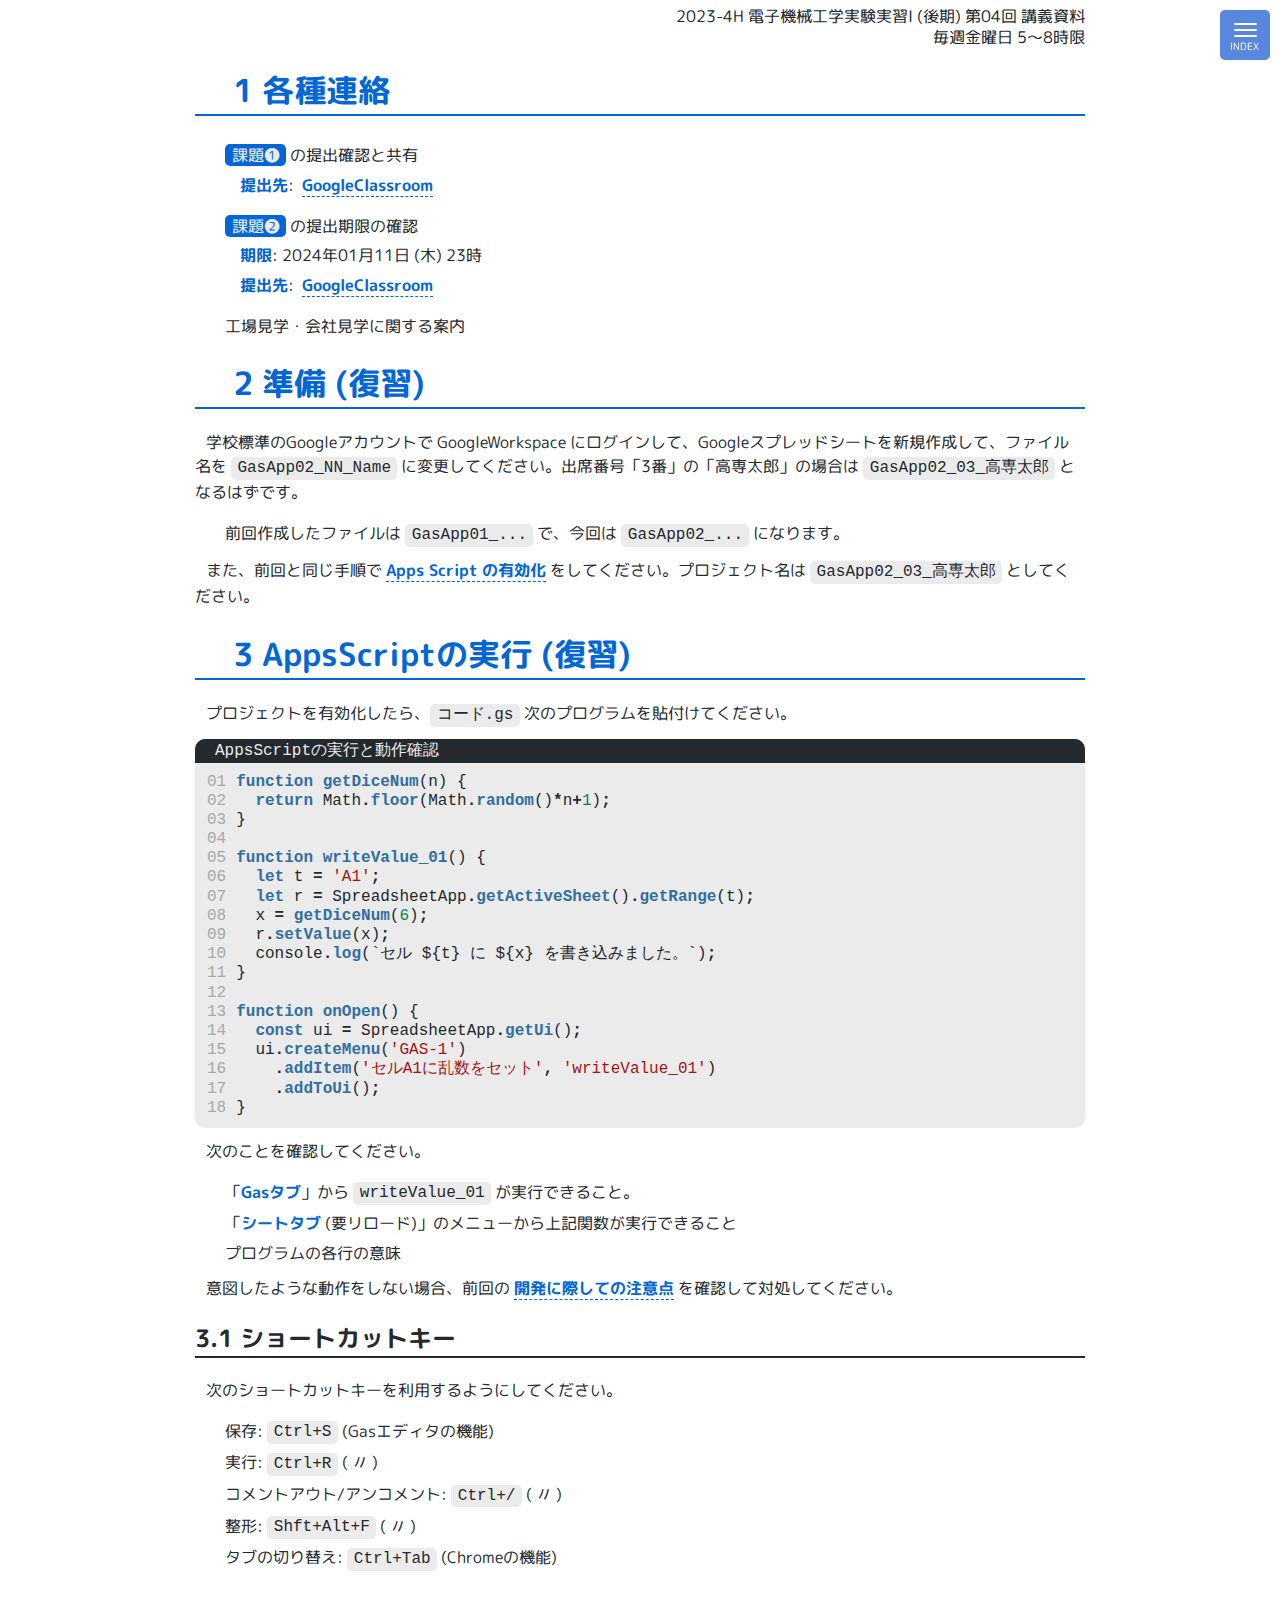
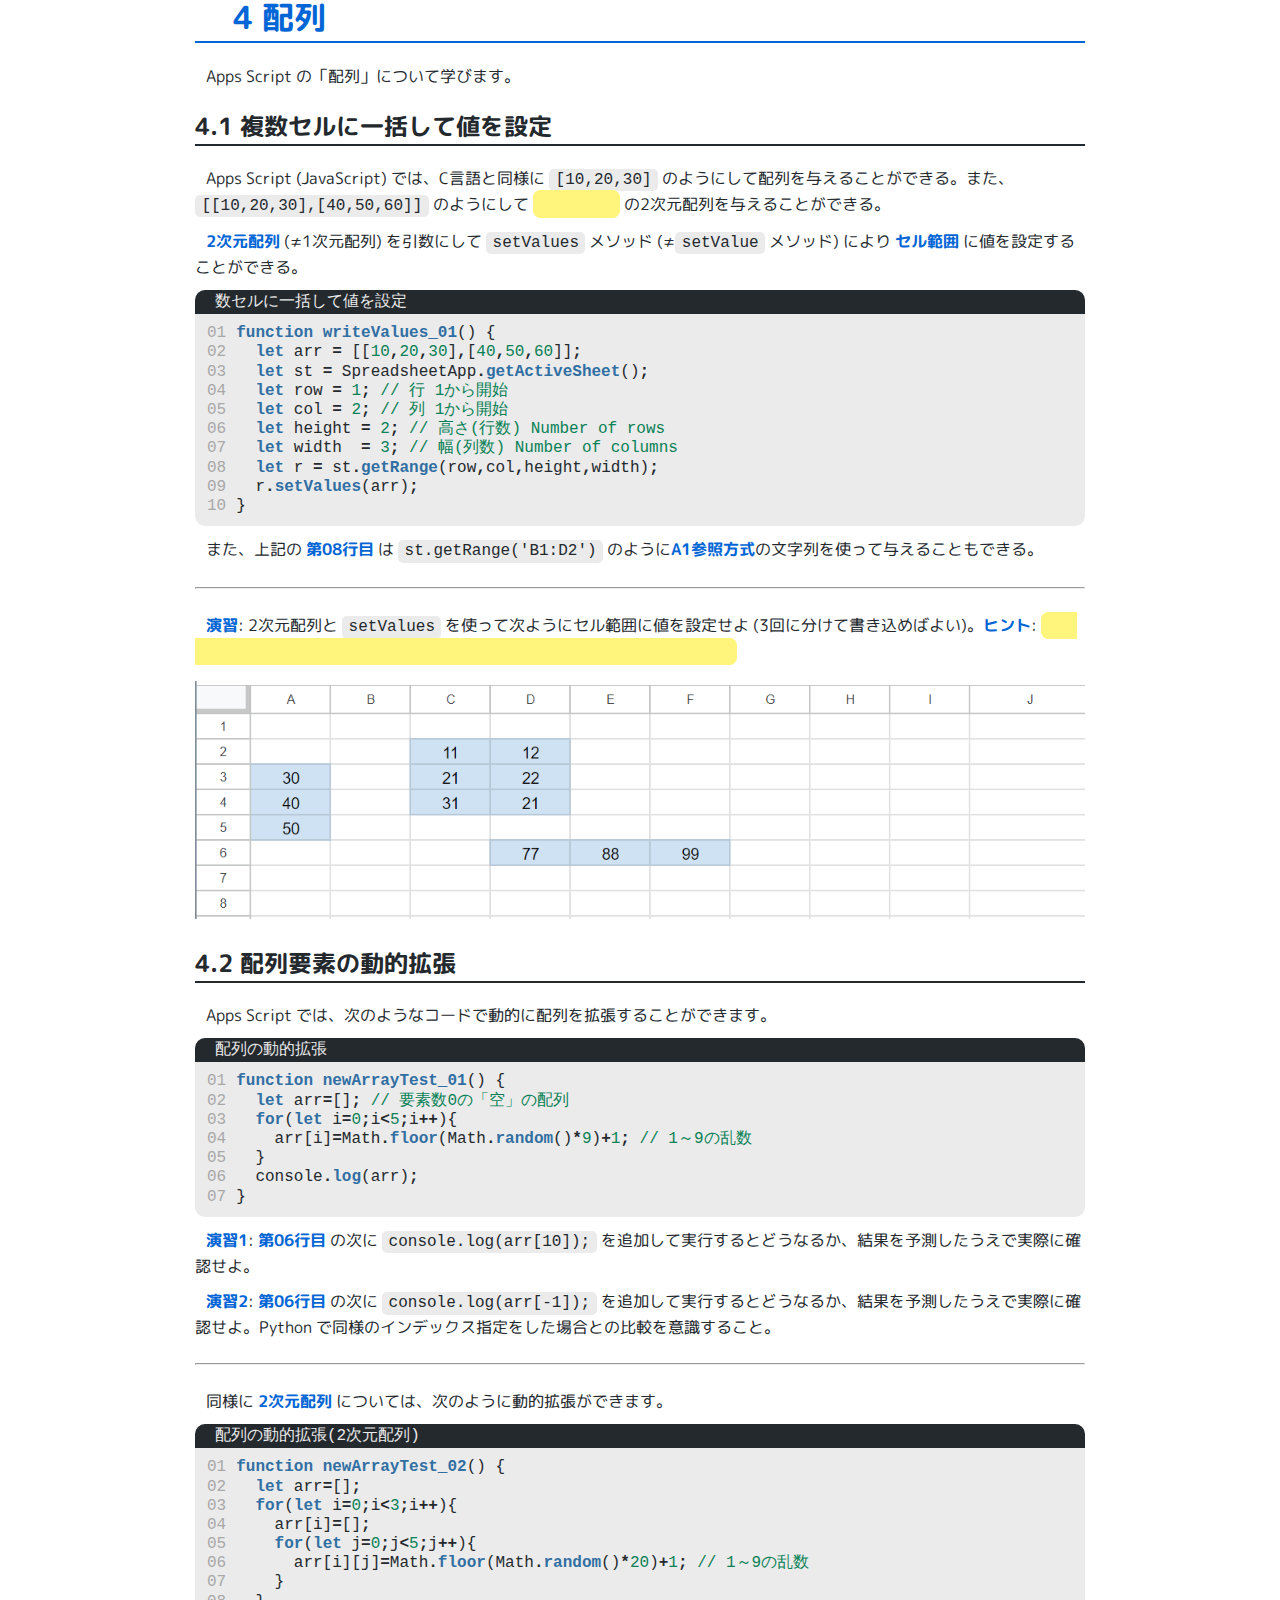
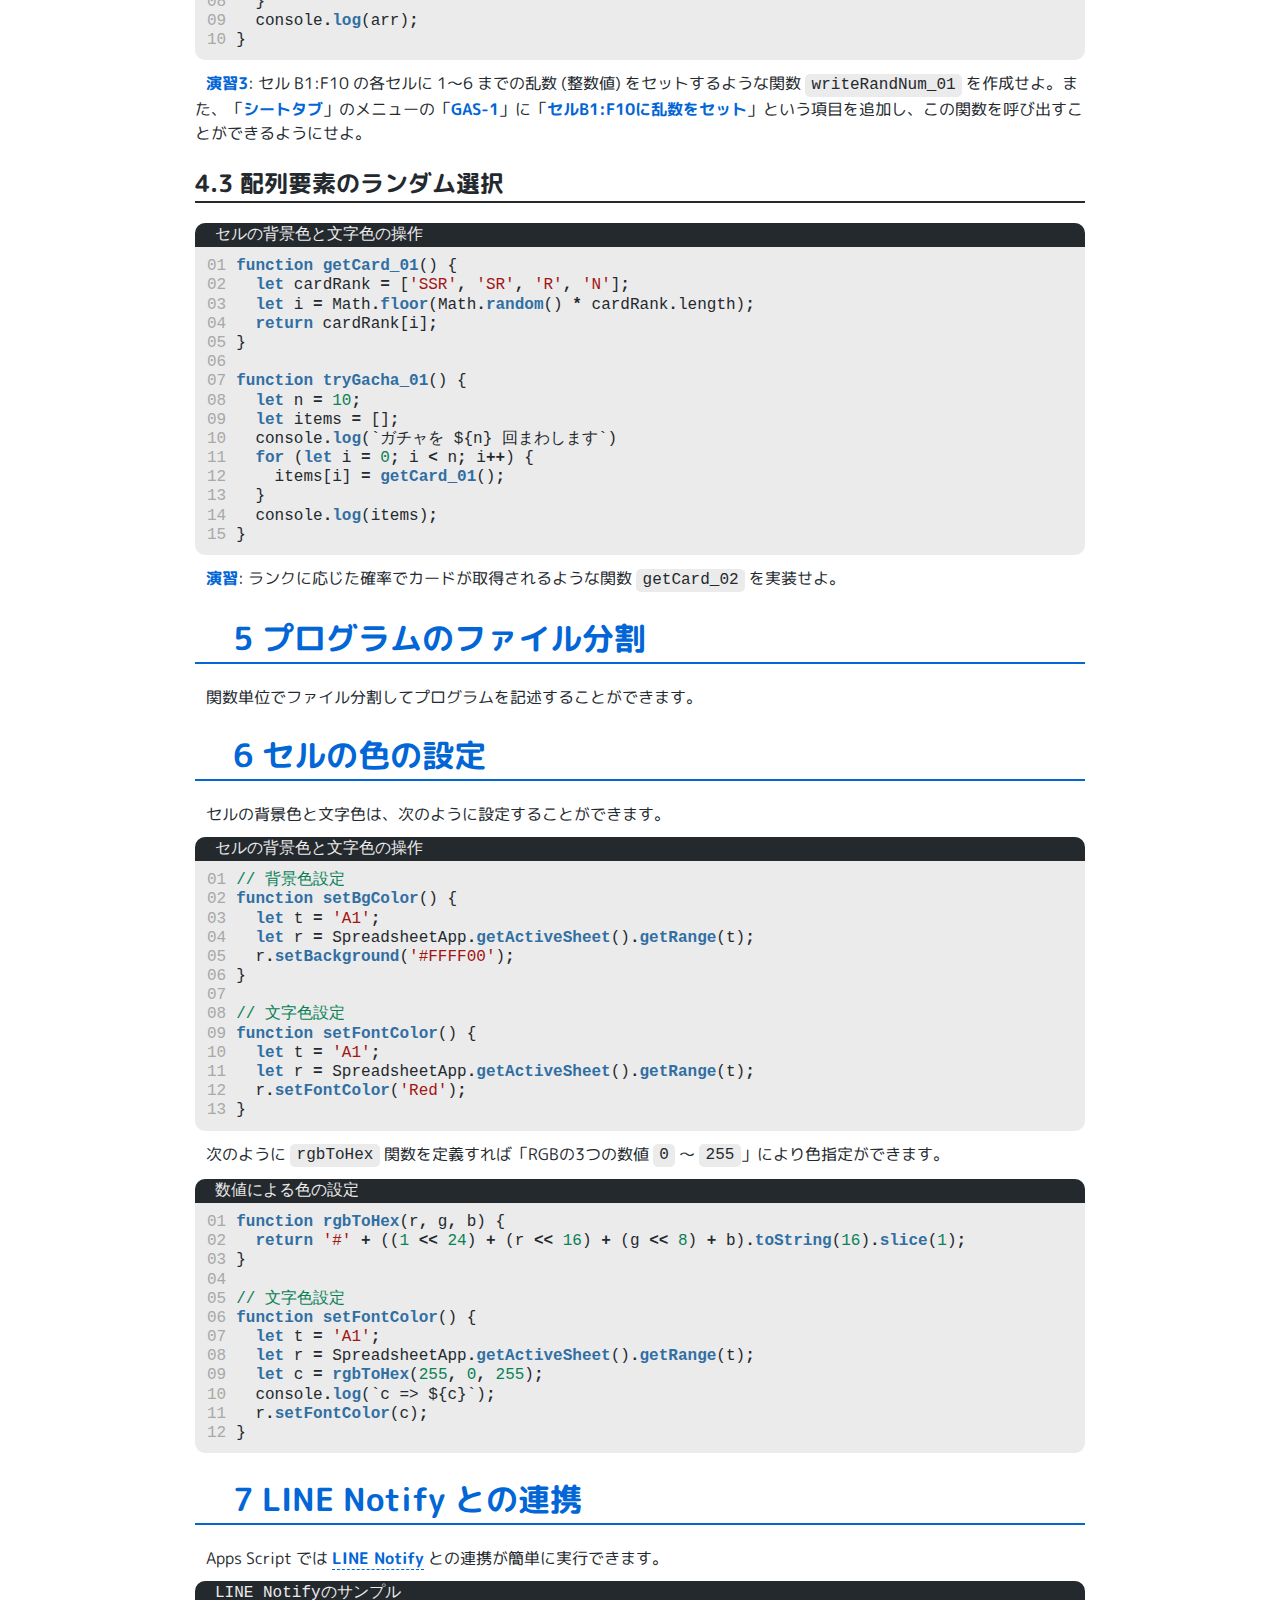
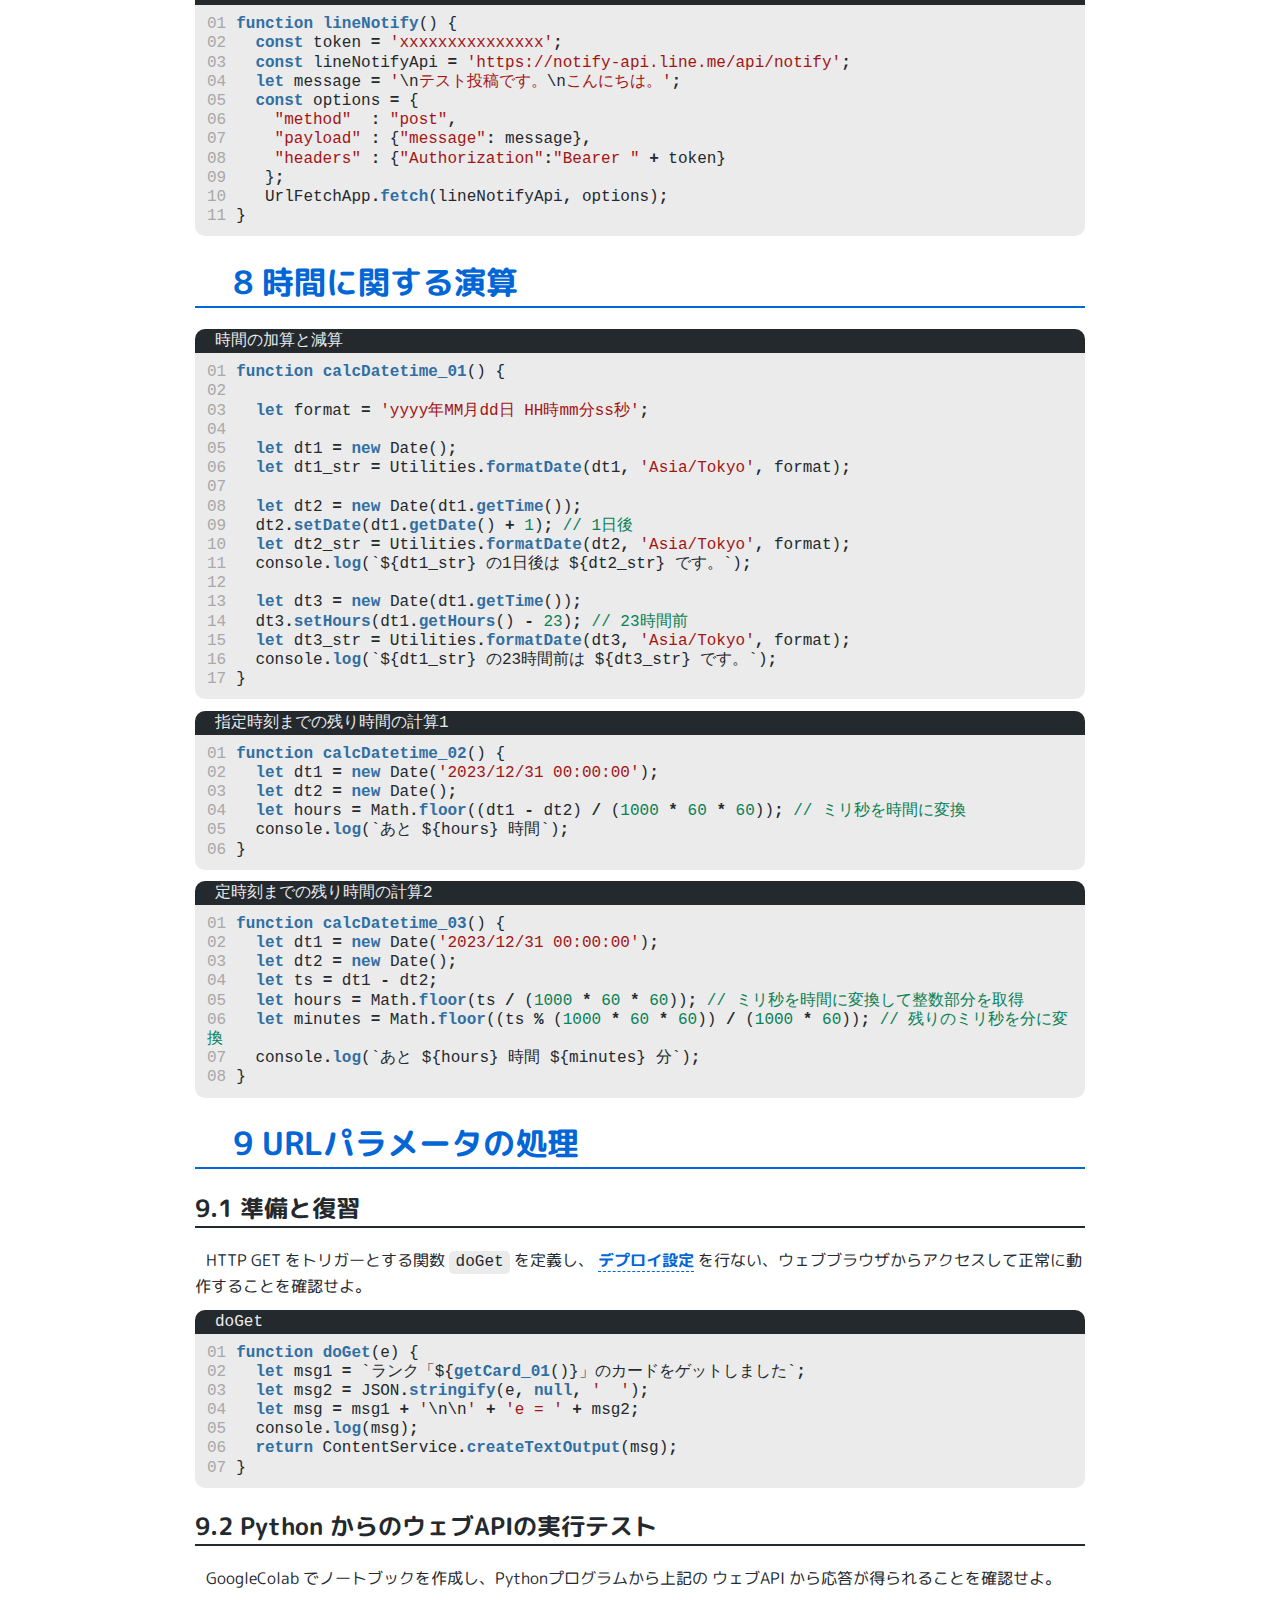
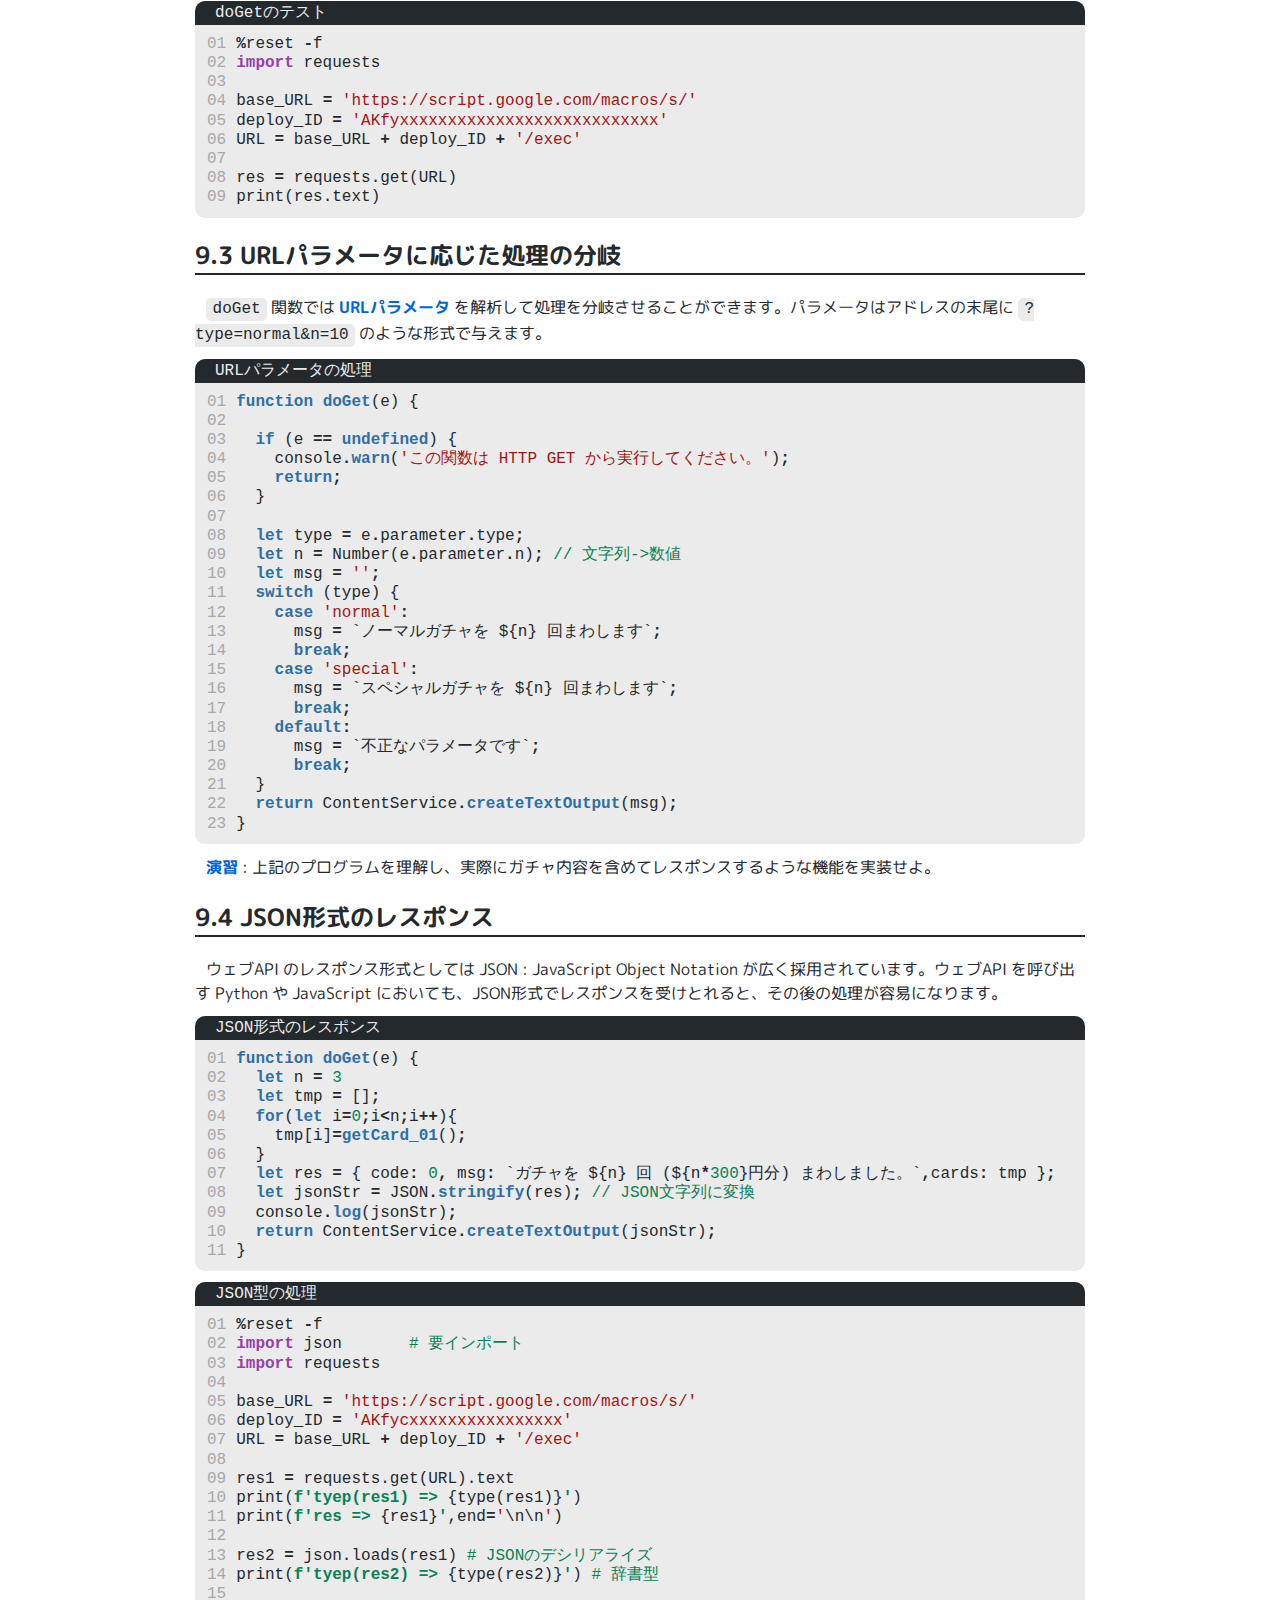
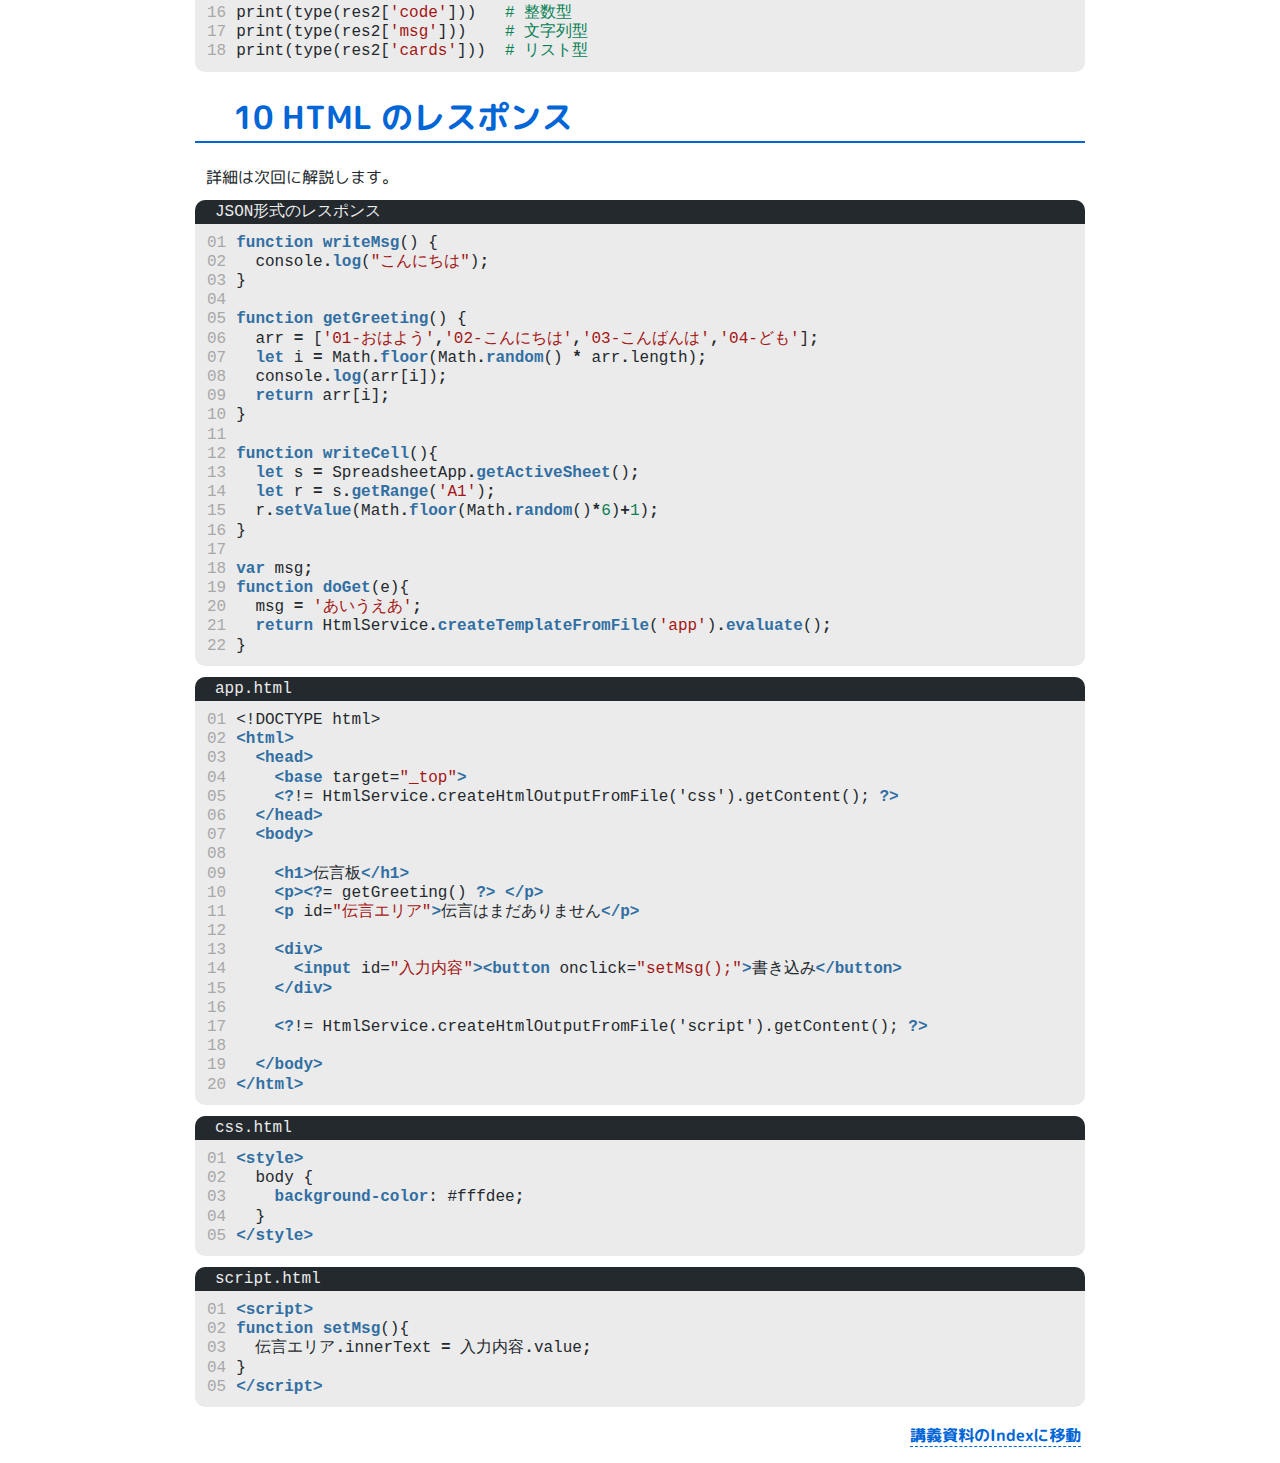
<file: docs/lecture04.html>
<!DOCTYPE html>
<html lang="ja">
  <head>
    <meta charset="utf-8" />
    <meta
      name="viewport"
      content="width=device-width, initial-scale=1.0, user-scalable=yes"
    />
    <meta name="robots" content="noindex,nofollow,noarchive" />
    <script>
      MathJax = {
        chtml: { displayAlign: "left", displayIndent: "1em" },
      };
    </script>
    <link rel="icon" href="favicon.ico" sizes="any" />
    <link
      rel="stylesheet"
      href="https://cdnjs.cloudflare.com/ajax/libs/font-awesome/6.3.0/css/all.min.css"
      integrity="sha512-SzlrxWUlpfuzQ+pcUCosxcglQRNAq/DZjVsC0lE40xsADsfeQoEypE+enwcOiGjk/bSuGGKHEyjSoQ1zVisanQ=="
      crossorigin="anonymous"
      referrerpolicy="no-referrer"
    />
    <link
      rel="stylesheet"
      href="https://fonts.googleapis.com/css?family=M+PLUS+Rounded+1c"
    />
    <link rel="stylesheet" href="style.css" />

    <title>第04回 後期 4H 実験実習</title>
  </head>

  <body>
    <div class="openbtn"><span></span><span></span><span></span></div>
    <nav id="g-nav">
      <div id="g-nav-list">
        <!-- ---------------------------------------- -->
         <ul>
<li><a href="#各種連絡" id="toc-各種連絡"><span
class="toc-section-number">1</span> 各種連絡</a></li>
<li><a href="#準備-復習" id="toc-準備-復習"><span
class="toc-section-number">2</span> 準備 (復習)</a></li>
<li><a href="#appsscriptの実行-復習"
id="toc-appsscriptの実行-復習"><span class="toc-section-number">3</span>
AppsScriptの実行 (復習)</a>
<ul>
<li><a href="#ショートカットキー" id="toc-ショートカットキー"><span
class="toc-section-number">3.1</span> ショートカットキー</a></li>
</ul></li>
<li><a href="#配列" id="toc-配列"><span
class="toc-section-number">4</span> 配列</a>
<ul>
<li><a href="#複数セルに一括して値を設定"
id="toc-複数セルに一括して値を設定"><span
class="toc-section-number">4.1</span>
複数セルに一括して値を設定</a></li>
<li><a href="#配列要素の動的拡張" id="toc-配列要素の動的拡張"><span
class="toc-section-number">4.2</span> 配列要素の動的拡張</a></li>
<li><a href="#配列要素のランダム選択"
id="toc-配列要素のランダム選択"><span
class="toc-section-number">4.3</span> 配列要素のランダム選択</a></li>
</ul></li>
<li><a href="#プログラムのファイル分割"
id="toc-プログラムのファイル分割"><span
class="toc-section-number">5</span> プログラムのファイル分割</a></li>
<li><a href="#セルの色の設定" id="toc-セルの色の設定"><span
class="toc-section-number">6</span> セルの色の設定</a></li>
<li><a href="#line-notify-との連携" id="toc-line-notify-との連携"><span
class="toc-section-number">7</span> LINE Notify との連携</a></li>
<li><a href="#時間に関する演算" id="toc-時間に関する演算"><span
class="toc-section-number">8</span> 時間に関する演算</a></li>
<li><a href="#urlパラメータの処理" id="toc-urlパラメータの処理"><span
class="toc-section-number">9</span> URLパラメータの処理</a>
<ul>
<li><a href="#準備と復習" id="toc-準備と復習"><span
class="toc-section-number">9.1</span> 準備と復習</a></li>
<li><a href="#python-からのウェブapiの実行テスト"
id="toc-python-からのウェブapiの実行テスト"><span
class="toc-section-number">9.2</span> Python
からのウェブAPIの実行テスト</a></li>
<li><a href="#urlパラメータに応じた処理の分岐"
id="toc-urlパラメータに応じた処理の分岐"><span
class="toc-section-number">9.3</span>
URLパラメータに応じた処理の分岐</a></li>
<li><a href="#json形式のレスポンス" id="toc-json形式のレスポンス"><span
class="toc-section-number">9.4</span> JSON形式のレスポンス</a></li>
</ul></li>
<li><a href="#html-のレスポンス" id="toc-html-のレスポンス"><span
class="toc-section-number">10</span> HTML のレスポンス</a></li>
</ul> 
        <!-- ---------------------------------------- -->
      </div>
    </nav>

    <header class="markdown-body">
      <p>2023-4H 電子機械工学実験実習I (後期) 第04回 講義資料</p>
      <p>毎週金曜日 5～8時限</p>
    </header>

    <main class="markdown-body">
      <!-- ---------------------------------------- -->
      <h1 data-number="1" id="各種連絡"><span
      class="header-section-number">1</span> 各種連絡</h1>
      <ul>
      <li><strong><em>課題❶</em></strong> の提出確認と共有
      <ul>
      <li><strong>提出先</strong>: <a
      href="https://classroom.google.com/c/NjI0NTk1MjQ3NzM0/a/NjQyMjg2NjIwMTIy/details">GoogleClassroom</a></li>
      </ul></li>
      <li><strong><em>課題❷</em></strong> の提出期限の確認
      <ul>
      <li><strong>期限</strong>: 2024年01月11日 (木) 23時</li>
      <li><strong>提出先</strong>: <a
      href="https://classroom.google.com/c/NjI0NTk1MjQ3NzM0/a/NjQ0MzU1MzY0OTM3/details">GoogleClassroom</a></li>
      </ul></li>
      <li>工場見学・会社見学に関する案内</li>
      </ul>
      <h1 data-number="2" id="準備-復習"><span
      class="header-section-number">2</span> 準備 (復習)</h1>
      <p>学校標準のGoogleアカウントで GoogleWorkspace
      にログインして、Googleスプレッドシートを新規作成して、ファイル名を
      <code>GasApp02_NN_Name</code>
      に変更してください。出席番号「3番」の「高専太郎」の場合は
      <code>GasApp02_03_高専太郎</code> となるはずです。</p>
      <ul>
      <li>前回作成したファイルは <code>GasApp01_...</code> で、今回は
      <code>GasApp02_...</code> になります。</li>
      </ul>
      <p>また、前回と同じ手順で<a
      href="lecture03.html#スプレッドシートにおける-apps-script-の有効化">Apps
      Script の有効化</a>をしてください。プロジェクト名は
      <code>GasApp02_03_高専太郎</code> としてください。</p>
      <h1 data-number="3" id="appsscriptの実行-復習"><span
      class="header-section-number">3</span> AppsScriptの実行
      (復習)</h1>
      <p>プロジェクトを有効化したら、<code>コード.gs</code>
      次のプログラムを貼付けてください。</p>
      <div class="sourceCode" id="cb1"
      data-caption="AppsScriptの実行と動作確認"><pre
      class="sourceCode numberSource js numberLines"><code class="sourceCode javascript"><span id="cb1-1"><a href="#cb1-1"></a><span class="kw">function</span> <span class="fu">getDiceNum</span>(n) {</span>
<span id="cb1-2"><a href="#cb1-2"></a>  <span class="cf">return</span> <span class="bu">Math</span><span class="op">.</span><span class="fu">floor</span>(<span class="bu">Math</span><span class="op">.</span><span class="fu">random</span>()<span class="op">*</span>n<span class="op">+</span><span class="dv">1</span>)<span class="op">;</span></span>
<span id="cb1-3"><a href="#cb1-3"></a>}</span>
<span id="cb1-4"><a href="#cb1-4"></a></span>
<span id="cb1-5"><a href="#cb1-5"></a><span class="kw">function</span> <span class="fu">writeValue_01</span>() {</span>
<span id="cb1-6"><a href="#cb1-6"></a>  <span class="kw">let</span> t <span class="op">=</span> <span class="st">&#39;A1&#39;</span><span class="op">;</span></span>
<span id="cb1-7"><a href="#cb1-7"></a>  <span class="kw">let</span> r <span class="op">=</span> SpreadsheetApp<span class="op">.</span><span class="fu">getActiveSheet</span>()<span class="op">.</span><span class="fu">getRange</span>(t)<span class="op">;</span></span>
<span id="cb1-8"><a href="#cb1-8"></a>  x <span class="op">=</span> <span class="fu">getDiceNum</span>(<span class="dv">6</span>)<span class="op">;</span></span>
<span id="cb1-9"><a href="#cb1-9"></a>  r<span class="op">.</span><span class="fu">setValue</span>(x)<span class="op">;</span></span>
<span id="cb1-10"><a href="#cb1-10"></a>  <span class="bu">console</span><span class="op">.</span><span class="fu">log</span>(<span class="vs">`セル </span><span class="sc">${</span>t<span class="sc">}</span><span class="vs"> に </span><span class="sc">${</span>x<span class="sc">}</span><span class="vs"> を書き込みました。`</span>)<span class="op">;</span></span>
<span id="cb1-11"><a href="#cb1-11"></a>}</span>
<span id="cb1-12"><a href="#cb1-12"></a></span>
<span id="cb1-13"><a href="#cb1-13"></a><span class="kw">function</span> <span class="fu">onOpen</span>() {</span>
<span id="cb1-14"><a href="#cb1-14"></a>  <span class="kw">const</span> ui <span class="op">=</span> SpreadsheetApp<span class="op">.</span><span class="fu">getUi</span>()<span class="op">;</span></span>
<span id="cb1-15"><a href="#cb1-15"></a>  ui<span class="op">.</span><span class="fu">createMenu</span>(<span class="st">&#39;GAS-1&#39;</span>)</span>
<span id="cb1-16"><a href="#cb1-16"></a>    <span class="op">.</span><span class="fu">addItem</span>(<span class="st">&#39;セルA1に乱数をセット&#39;</span><span class="op">,</span> <span class="st">&#39;writeValue_01&#39;</span>)</span>
<span id="cb1-17"><a href="#cb1-17"></a>    <span class="op">.</span><span class="fu">addToUi</span>()<span class="op">;</span></span>
<span id="cb1-18"><a href="#cb1-18"></a>}</span></code></pre></div>
      <p>次のことを確認してください。</p>
      <ul>
      <li>「<strong>Gasタブ</strong>」から <code>writeValue_01</code>
      が実行できること。</li>
      <li>「<strong>シートタブ</strong>
      (要リロード)」のメニューから上記関数が実行できること</li>
      <li>プログラムの各行の意味</li>
      </ul>
      <p>意図したような動作をしない場合、前回の<a
      href="lecture03.html#開発に際しての注意点">開発に際しての注意点</a>を確認して対処してください。</p>
      <h2 data-number="3.1" id="ショートカットキー"><span
      class="header-section-number">3.1</span> ショートカットキー</h2>
      <p>次のショートカットキーを利用するようにしてください。</p>
      <ul>
      <li>保存: <code>Ctrl+S</code> (Gasエディタの機能)</li>
      <li>実行: <code>Ctrl+R</code> ( 〃 )</li>
      <li>コメントアウト/アンコメント: <code>Ctrl+/</code> ( 〃 )</li>
      <li>整形: <code>Shft+Alt+F</code> ( 〃 )</li>
      <li>タブの切り替え: <code>Ctrl+Tab</code> (Chromeの機能)</li>
      </ul>
      <h1 data-number="4" id="配列"><span
      class="header-section-number">4</span> 配列</h1>
      <p>Apps Script の「配列」について学びます。</p>
      <h2 data-number="4.1" id="複数セルに一括して値を設定"><span
      class="header-section-number">4.1</span>
      複数セルに一括して値を設定</h2>
      <p>Apps Script (JavaScript) では、C言語と同様に
      <code>[10,20,30]</code>
      のようにして配列を与えることができる。また、<code>[[10,20,30],[40,50,60]]</code>
      のようにして <span class="masked">2行3列</span>
      の2次元配列を与えることができる。</p>
      <p><strong>2次元配列</strong> (≠1次元配列) を引数にして
      <code>setValues</code> メソッド (≠<code>setValue</code> メソッド)
      により <strong>セル範囲</strong> に値を設定することができる。</p>
      <div class="sourceCode" id="cb2"
      data-caption="数セルに一括して値を設定"><pre
      class="sourceCode numberSource js numberLines"><code class="sourceCode javascript"><span id="cb2-1"><a href="#cb2-1"></a><span class="kw">function</span> <span class="fu">writeValues_01</span>() {</span>
<span id="cb2-2"><a href="#cb2-2"></a>  <span class="kw">let</span> arr <span class="op">=</span> [[<span class="dv">10</span><span class="op">,</span><span class="dv">20</span><span class="op">,</span><span class="dv">30</span>]<span class="op">,</span>[<span class="dv">40</span><span class="op">,</span><span class="dv">50</span><span class="op">,</span><span class="dv">60</span>]]<span class="op">;</span></span>
<span id="cb2-3"><a href="#cb2-3"></a>  <span class="kw">let</span> st <span class="op">=</span> SpreadsheetApp<span class="op">.</span><span class="fu">getActiveSheet</span>()<span class="op">;</span></span>
<span id="cb2-4"><a href="#cb2-4"></a>  <span class="kw">let</span> row <span class="op">=</span> <span class="dv">1</span><span class="op">;</span> <span class="co">// 行 1から開始</span></span>
<span id="cb2-5"><a href="#cb2-5"></a>  <span class="kw">let</span> col <span class="op">=</span> <span class="dv">2</span><span class="op">;</span> <span class="co">// 列 1から開始</span></span>
<span id="cb2-6"><a href="#cb2-6"></a>  <span class="kw">let</span> height <span class="op">=</span> <span class="dv">2</span><span class="op">;</span> <span class="co">// 高さ(行数) Number of rows</span></span>
<span id="cb2-7"><a href="#cb2-7"></a>  <span class="kw">let</span> width  <span class="op">=</span> <span class="dv">3</span><span class="op">;</span> <span class="co">// 幅(列数) Number of columns</span></span>
<span id="cb2-8"><a href="#cb2-8"></a>  <span class="kw">let</span> r <span class="op">=</span> st<span class="op">.</span><span class="fu">getRange</span>(row<span class="op">,</span>col<span class="op">,</span>height<span class="op">,</span>width)<span class="op">;</span></span>
<span id="cb2-9"><a href="#cb2-9"></a>  r<span class="op">.</span><span class="fu">setValues</span>(arr)<span class="op">;</span></span>
<span id="cb2-10"><a href="#cb2-10"></a>}</span></code></pre></div>
      <p>また、上記の <strong>第08行目</strong> は
      <code>st.getRange('B1:D2')</code>
      のように<strong>A1参照方式</strong>の文字列を使って与えることもできる。</p>
      <hr />
      <p><strong>演習</strong>: 2次元配列と <code>setValues</code>
      を使って次ようにセル範囲に値を設定せよ
      (3回に分けて書き込めばよい)。<strong>ヒント</strong>: <span
      class="masked">3行1列の2次元配列は <code>[[30],[40],[50]]</code>
      のように与えることができる</span></p>
      <figure>
      <img src="figs/04/sheet-01.png" alt="img" />
      <figcaption aria-hidden="true">img</figcaption>
      </figure>
      <h2 data-number="4.2" id="配列要素の動的拡張"><span
      class="header-section-number">4.2</span> 配列要素の動的拡張</h2>
      <p>Apps Script
      では、次のようなコードで動的に配列を拡張することができます。</p>
      <div class="sourceCode" id="cb3"
      data-caption="配列の動的拡張"><pre
      class="sourceCode numberSource js numberLines"><code class="sourceCode javascript"><span id="cb3-1"><a href="#cb3-1"></a><span class="kw">function</span> <span class="fu">newArrayTest_01</span>() {</span>
<span id="cb3-2"><a href="#cb3-2"></a>  <span class="kw">let</span> arr<span class="op">=</span>[]<span class="op">;</span> <span class="co">// 要素数0の「空」の配列</span></span>
<span id="cb3-3"><a href="#cb3-3"></a>  <span class="cf">for</span>(<span class="kw">let</span> i<span class="op">=</span><span class="dv">0</span><span class="op">;</span>i<span class="op">&lt;</span><span class="dv">5</span><span class="op">;</span>i<span class="op">++</span>){</span>
<span id="cb3-4"><a href="#cb3-4"></a>    arr[i]<span class="op">=</span><span class="bu">Math</span><span class="op">.</span><span class="fu">floor</span>(<span class="bu">Math</span><span class="op">.</span><span class="fu">random</span>()<span class="op">*</span><span class="dv">9</span>)<span class="op">+</span><span class="dv">1</span><span class="op">;</span> <span class="co">// 1～9の乱数</span></span>
<span id="cb3-5"><a href="#cb3-5"></a>  }</span>
<span id="cb3-6"><a href="#cb3-6"></a>  <span class="bu">console</span><span class="op">.</span><span class="fu">log</span>(arr)<span class="op">;</span></span>
<span id="cb3-7"><a href="#cb3-7"></a>}</span></code></pre></div>
      <p><strong>演習1</strong>: <strong>第06行目</strong> の次に
      <code>console.log(arr[10]);</code>
      を追加して実行するとどうなるか、結果を予測したうえで実際に確認せよ。</p>
      <p><strong>演習2</strong>: <strong>第06行目</strong> の次に
      <code>console.log(arr[-1]);</code>
      を追加して実行するとどうなるか、結果を予測したうえで実際に確認せよ。Python
      で同様のインデックス指定をした場合との比較を意識すること。</p>
      <hr />
      <p>同様に <strong>2次元配列</strong>
      については、次のように動的拡張ができます。</p>
      <div class="sourceCode" id="cb4"
      data-caption="配列の動的拡張(2次元配列)"><pre
      class="sourceCode numberSource js numberLines"><code class="sourceCode javascript"><span id="cb4-1"><a href="#cb4-1"></a><span class="kw">function</span> <span class="fu">newArrayTest_02</span>() {</span>
<span id="cb4-2"><a href="#cb4-2"></a>  <span class="kw">let</span> arr<span class="op">=</span>[]<span class="op">;</span></span>
<span id="cb4-3"><a href="#cb4-3"></a>  <span class="cf">for</span>(<span class="kw">let</span> i<span class="op">=</span><span class="dv">0</span><span class="op">;</span>i<span class="op">&lt;</span><span class="dv">3</span><span class="op">;</span>i<span class="op">++</span>){</span>
<span id="cb4-4"><a href="#cb4-4"></a>    arr[i]<span class="op">=</span>[]<span class="op">;</span></span>
<span id="cb4-5"><a href="#cb4-5"></a>    <span class="cf">for</span>(<span class="kw">let</span> j<span class="op">=</span><span class="dv">0</span><span class="op">;</span>j<span class="op">&lt;</span><span class="dv">5</span><span class="op">;</span>j<span class="op">++</span>){</span>
<span id="cb4-6"><a href="#cb4-6"></a>      arr[i][j]<span class="op">=</span><span class="bu">Math</span><span class="op">.</span><span class="fu">floor</span>(<span class="bu">Math</span><span class="op">.</span><span class="fu">random</span>()<span class="op">*</span><span class="dv">20</span>)<span class="op">+</span><span class="dv">1</span><span class="op">;</span> <span class="co">// 1～9の乱数</span></span>
<span id="cb4-7"><a href="#cb4-7"></a>    }</span>
<span id="cb4-8"><a href="#cb4-8"></a>  }</span>
<span id="cb4-9"><a href="#cb4-9"></a>  <span class="bu">console</span><span class="op">.</span><span class="fu">log</span>(arr)<span class="op">;</span></span>
<span id="cb4-10"><a href="#cb4-10"></a>}</span></code></pre></div>
      <p><strong>演習3</strong>: セル B1:F10 の各セルに 1～6 までの乱数
      (整数値) をセットするような関数 <code>writeRandNum_01</code>
      を作成せよ。また、「<strong>シートタブ</strong>」のメニューの「<strong>GAS-1</strong>」に「<strong>セルB1:F10に乱数をセット</strong>」という項目を追加し、この関数を呼び出すことができるようにせよ。</p>
      <h2 data-number="4.3" id="配列要素のランダム選択"><span
      class="header-section-number">4.3</span>
      配列要素のランダム選択</h2>
      <div class="sourceCode" id="cb5"
      data-caption="セルの背景色と文字色の操作"><pre
      class="sourceCode numberSource js numberLines"><code class="sourceCode javascript"><span id="cb5-1"><a href="#cb5-1"></a><span class="kw">function</span> <span class="fu">getCard_01</span>() {</span>
<span id="cb5-2"><a href="#cb5-2"></a>  <span class="kw">let</span> cardRank <span class="op">=</span> [<span class="st">&#39;SSR&#39;</span><span class="op">,</span> <span class="st">&#39;SR&#39;</span><span class="op">,</span> <span class="st">&#39;R&#39;</span><span class="op">,</span> <span class="st">&#39;N&#39;</span>]<span class="op">;</span></span>
<span id="cb5-3"><a href="#cb5-3"></a>  <span class="kw">let</span> i <span class="op">=</span> <span class="bu">Math</span><span class="op">.</span><span class="fu">floor</span>(<span class="bu">Math</span><span class="op">.</span><span class="fu">random</span>() <span class="op">*</span> cardRank<span class="op">.</span><span class="at">length</span>)<span class="op">;</span></span>
<span id="cb5-4"><a href="#cb5-4"></a>  <span class="cf">return</span> cardRank[i]<span class="op">;</span></span>
<span id="cb5-5"><a href="#cb5-5"></a>}</span>
<span id="cb5-6"><a href="#cb5-6"></a></span>
<span id="cb5-7"><a href="#cb5-7"></a><span class="kw">function</span> <span class="fu">tryGacha_01</span>() {</span>
<span id="cb5-8"><a href="#cb5-8"></a>  <span class="kw">let</span> n <span class="op">=</span> <span class="dv">10</span><span class="op">;</span></span>
<span id="cb5-9"><a href="#cb5-9"></a>  <span class="kw">let</span> items <span class="op">=</span> []<span class="op">;</span></span>
<span id="cb5-10"><a href="#cb5-10"></a>  <span class="bu">console</span><span class="op">.</span><span class="fu">log</span>(<span class="vs">`ガチャを </span><span class="sc">${</span>n<span class="sc">}</span><span class="vs"> 回まわします`</span>)</span>
<span id="cb5-11"><a href="#cb5-11"></a>  <span class="cf">for</span> (<span class="kw">let</span> i <span class="op">=</span> <span class="dv">0</span><span class="op">;</span> i <span class="op">&lt;</span> n<span class="op">;</span> i<span class="op">++</span>) {</span>
<span id="cb5-12"><a href="#cb5-12"></a>    items[i] <span class="op">=</span> <span class="fu">getCard_01</span>()<span class="op">;</span></span>
<span id="cb5-13"><a href="#cb5-13"></a>  }</span>
<span id="cb5-14"><a href="#cb5-14"></a>  <span class="bu">console</span><span class="op">.</span><span class="fu">log</span>(items)<span class="op">;</span></span>
<span id="cb5-15"><a href="#cb5-15"></a>}</span></code></pre></div>
      <p><strong>演習</strong>:
      ランクに応じた確率でカードが取得されるような関数
      <code>getCard_02</code> を実装せよ。</p>
      <h1 data-number="5" id="プログラムのファイル分割"><span
      class="header-section-number">5</span>
      プログラムのファイル分割</h1>
      <p>関数単位でファイル分割してプログラムを記述することができます。</p>
      <h1 data-number="6" id="セルの色の設定"><span
      class="header-section-number">6</span> セルの色の設定</h1>
      <p>セルの背景色と文字色は、次のように設定することができます。</p>
      <div class="sourceCode" id="cb6"
      data-caption="セルの背景色と文字色の操作"><pre
      class="sourceCode numberSource js numberLines"><code class="sourceCode javascript"><span id="cb6-1"><a href="#cb6-1"></a><span class="co">// 背景色設定</span></span>
<span id="cb6-2"><a href="#cb6-2"></a><span class="kw">function</span> <span class="fu">setBgColor</span>() {</span>
<span id="cb6-3"><a href="#cb6-3"></a>  <span class="kw">let</span> t <span class="op">=</span> <span class="st">&#39;A1&#39;</span><span class="op">;</span></span>
<span id="cb6-4"><a href="#cb6-4"></a>  <span class="kw">let</span> r <span class="op">=</span> SpreadsheetApp<span class="op">.</span><span class="fu">getActiveSheet</span>()<span class="op">.</span><span class="fu">getRange</span>(t)<span class="op">;</span></span>
<span id="cb6-5"><a href="#cb6-5"></a>  r<span class="op">.</span><span class="fu">setBackground</span>(<span class="st">&#39;#FFFF00&#39;</span>)<span class="op">;</span></span>
<span id="cb6-6"><a href="#cb6-6"></a>}</span>
<span id="cb6-7"><a href="#cb6-7"></a></span>
<span id="cb6-8"><a href="#cb6-8"></a><span class="co">// 文字色設定</span></span>
<span id="cb6-9"><a href="#cb6-9"></a><span class="kw">function</span> <span class="fu">setFontColor</span>() {</span>
<span id="cb6-10"><a href="#cb6-10"></a>  <span class="kw">let</span> t <span class="op">=</span> <span class="st">&#39;A1&#39;</span><span class="op">;</span></span>
<span id="cb6-11"><a href="#cb6-11"></a>  <span class="kw">let</span> r <span class="op">=</span> SpreadsheetApp<span class="op">.</span><span class="fu">getActiveSheet</span>()<span class="op">.</span><span class="fu">getRange</span>(t)<span class="op">;</span></span>
<span id="cb6-12"><a href="#cb6-12"></a>  r<span class="op">.</span><span class="fu">setFontColor</span>(<span class="st">&#39;Red&#39;</span>)<span class="op">;</span> </span>
<span id="cb6-13"><a href="#cb6-13"></a>}</span></code></pre></div>
      <p>次のように <code>rgbToHex</code>
      関数を定義すれば「RGBの3つの数値 <code>0</code> ～
      <code>255</code>」により色指定ができます。</p>
      <div class="sourceCode" id="cb7"
      data-caption="数値による色の設定"><pre
      class="sourceCode numberSource js numberLines"><code class="sourceCode javascript"><span id="cb7-1"><a href="#cb7-1"></a><span class="kw">function</span> <span class="fu">rgbToHex</span>(r<span class="op">,</span> g<span class="op">,</span> b) {</span>
<span id="cb7-2"><a href="#cb7-2"></a>  <span class="cf">return</span> <span class="st">&#39;#&#39;</span> <span class="op">+</span> ((<span class="dv">1</span> <span class="op">&lt;&lt;</span> <span class="dv">24</span>) <span class="op">+</span> (r <span class="op">&lt;&lt;</span> <span class="dv">16</span>) <span class="op">+</span> (g <span class="op">&lt;&lt;</span> <span class="dv">8</span>) <span class="op">+</span> b)<span class="op">.</span><span class="fu">toString</span>(<span class="dv">16</span>)<span class="op">.</span><span class="fu">slice</span>(<span class="dv">1</span>)<span class="op">;</span></span>
<span id="cb7-3"><a href="#cb7-3"></a>}</span>
<span id="cb7-4"><a href="#cb7-4"></a></span>
<span id="cb7-5"><a href="#cb7-5"></a><span class="co">// 文字色設定</span></span>
<span id="cb7-6"><a href="#cb7-6"></a><span class="kw">function</span> <span class="fu">setFontColor</span>() {</span>
<span id="cb7-7"><a href="#cb7-7"></a>  <span class="kw">let</span> t <span class="op">=</span> <span class="st">&#39;A1&#39;</span><span class="op">;</span></span>
<span id="cb7-8"><a href="#cb7-8"></a>  <span class="kw">let</span> r <span class="op">=</span> SpreadsheetApp<span class="op">.</span><span class="fu">getActiveSheet</span>()<span class="op">.</span><span class="fu">getRange</span>(t)<span class="op">;</span></span>
<span id="cb7-9"><a href="#cb7-9"></a>  <span class="kw">let</span> c <span class="op">=</span> <span class="fu">rgbToHex</span>(<span class="dv">255</span><span class="op">,</span> <span class="dv">0</span><span class="op">,</span> <span class="dv">255</span>)<span class="op">;</span></span>
<span id="cb7-10"><a href="#cb7-10"></a>  <span class="bu">console</span><span class="op">.</span><span class="fu">log</span>(<span class="vs">`c =&gt; </span><span class="sc">${</span>c<span class="sc">}</span><span class="vs">`</span>)<span class="op">;</span></span>
<span id="cb7-11"><a href="#cb7-11"></a>  r<span class="op">.</span><span class="fu">setFontColor</span>(c)<span class="op">;</span> </span>
<span id="cb7-12"><a href="#cb7-12"></a>}</span></code></pre></div>
      <h1 data-number="7" id="line-notify-との連携"><span
      class="header-section-number">7</span> LINE Notify との連携</h1>
      <p>Apps Script では<a href="https://notify-bot.line.me/ja/">LINE
      Notify</a>との連携が簡単に実行できます。</p>
      <div class="sourceCode" id="cb8"
      data-caption="LINE Notifyのサンプル"><pre
      class="sourceCode numberSource js numberLines"><code class="sourceCode javascript"><span id="cb8-1"><a href="#cb8-1"></a><span class="kw">function</span> <span class="fu">lineNotify</span>() {</span>
<span id="cb8-2"><a href="#cb8-2"></a>  <span class="kw">const</span> token <span class="op">=</span> <span class="st">&#39;xxxxxxxxxxxxxxx&#39;</span><span class="op">;</span></span>
<span id="cb8-3"><a href="#cb8-3"></a>  <span class="kw">const</span> lineNotifyApi <span class="op">=</span> <span class="st">&#39;https://notify-api.line.me/api/notify&#39;</span><span class="op">;</span></span>
<span id="cb8-4"><a href="#cb8-4"></a>  <span class="kw">let</span> message <span class="op">=</span> <span class="st">&#39;</span><span class="sc">\n</span><span class="st">テスト投稿です。</span><span class="sc">\n</span><span class="st">こんにちは。&#39;</span><span class="op">;</span></span>
<span id="cb8-5"><a href="#cb8-5"></a>  <span class="kw">const</span> options <span class="op">=</span> {</span>
<span id="cb8-6"><a href="#cb8-6"></a>    <span class="st">&quot;method&quot;</span>  <span class="op">:</span> <span class="st">&quot;post&quot;</span><span class="op">,</span></span>
<span id="cb8-7"><a href="#cb8-7"></a>    <span class="st">&quot;payload&quot;</span> <span class="op">:</span> {<span class="st">&quot;message&quot;</span><span class="op">:</span> message}<span class="op">,</span></span>
<span id="cb8-8"><a href="#cb8-8"></a>    <span class="st">&quot;headers&quot;</span> <span class="op">:</span> {<span class="st">&quot;Authorization&quot;</span><span class="op">:</span><span class="st">&quot;Bearer &quot;</span> <span class="op">+</span> token}</span>
<span id="cb8-9"><a href="#cb8-9"></a>   }<span class="op">;</span></span>
<span id="cb8-10"><a href="#cb8-10"></a>   UrlFetchApp<span class="op">.</span><span class="fu">fetch</span>(lineNotifyApi<span class="op">,</span> options)<span class="op">;</span></span>
<span id="cb8-11"><a href="#cb8-11"></a>}</span></code></pre></div>
      <h1 data-number="8" id="時間に関する演算"><span
      class="header-section-number">8</span> 時間に関する演算</h1>
      <div class="sourceCode" id="cb9"
      data-caption="時間の加算と減算"><pre
      class="sourceCode numberSource js numberLines"><code class="sourceCode javascript"><span id="cb9-1"><a href="#cb9-1"></a><span class="kw">function</span> <span class="fu">calcDatetime_01</span>() {</span>
<span id="cb9-2"><a href="#cb9-2"></a></span>
<span id="cb9-3"><a href="#cb9-3"></a>  <span class="kw">let</span> format <span class="op">=</span> <span class="st">&#39;yyyy年MM月dd日 HH時mm分ss秒&#39;</span><span class="op">;</span></span>
<span id="cb9-4"><a href="#cb9-4"></a></span>
<span id="cb9-5"><a href="#cb9-5"></a>  <span class="kw">let</span> dt1 <span class="op">=</span> <span class="kw">new</span> <span class="bu">Date</span>()<span class="op">;</span></span>
<span id="cb9-6"><a href="#cb9-6"></a>  <span class="kw">let</span> dt1_str <span class="op">=</span> Utilities<span class="op">.</span><span class="fu">formatDate</span>(dt1<span class="op">,</span> <span class="st">&#39;Asia/Tokyo&#39;</span><span class="op">,</span> format)<span class="op">;</span></span>
<span id="cb9-7"><a href="#cb9-7"></a></span>
<span id="cb9-8"><a href="#cb9-8"></a>  <span class="kw">let</span> dt2 <span class="op">=</span> <span class="kw">new</span> <span class="bu">Date</span>(dt1<span class="op">.</span><span class="fu">getTime</span>())<span class="op">;</span></span>
<span id="cb9-9"><a href="#cb9-9"></a>  dt2<span class="op">.</span><span class="fu">setDate</span>(dt1<span class="op">.</span><span class="fu">getDate</span>() <span class="op">+</span> <span class="dv">1</span>)<span class="op">;</span> <span class="co">// 1日後</span></span>
<span id="cb9-10"><a href="#cb9-10"></a>  <span class="kw">let</span> dt2_str <span class="op">=</span> Utilities<span class="op">.</span><span class="fu">formatDate</span>(dt2<span class="op">,</span> <span class="st">&#39;Asia/Tokyo&#39;</span><span class="op">,</span> format)<span class="op">;</span></span>
<span id="cb9-11"><a href="#cb9-11"></a>  <span class="bu">console</span><span class="op">.</span><span class="fu">log</span>(<span class="vs">`</span><span class="sc">${</span>dt1_str<span class="sc">}</span><span class="vs"> の1日後は </span><span class="sc">${</span>dt2_str<span class="sc">}</span><span class="vs"> です。`</span>)<span class="op">;</span></span>
<span id="cb9-12"><a href="#cb9-12"></a></span>
<span id="cb9-13"><a href="#cb9-13"></a>  <span class="kw">let</span> dt3 <span class="op">=</span> <span class="kw">new</span> <span class="bu">Date</span>(dt1<span class="op">.</span><span class="fu">getTime</span>())<span class="op">;</span></span>
<span id="cb9-14"><a href="#cb9-14"></a>  dt3<span class="op">.</span><span class="fu">setHours</span>(dt1<span class="op">.</span><span class="fu">getHours</span>() <span class="op">-</span> <span class="dv">23</span>)<span class="op">;</span> <span class="co">// 23時間前</span></span>
<span id="cb9-15"><a href="#cb9-15"></a>  <span class="kw">let</span> dt3_str <span class="op">=</span> Utilities<span class="op">.</span><span class="fu">formatDate</span>(dt3<span class="op">,</span> <span class="st">&#39;Asia/Tokyo&#39;</span><span class="op">,</span> format)<span class="op">;</span></span>
<span id="cb9-16"><a href="#cb9-16"></a>  <span class="bu">console</span><span class="op">.</span><span class="fu">log</span>(<span class="vs">`</span><span class="sc">${</span>dt1_str<span class="sc">}</span><span class="vs"> の23時間前は </span><span class="sc">${</span>dt3_str<span class="sc">}</span><span class="vs"> です。`</span>)<span class="op">;</span></span>
<span id="cb9-17"><a href="#cb9-17"></a>}</span></code></pre></div>
      <div class="sourceCode" id="cb10"
      data-caption="指定時刻までの残り時間の計算1"><pre
      class="sourceCode numberSource js numberLines"><code class="sourceCode javascript"><span id="cb10-1"><a href="#cb10-1"></a><span class="kw">function</span> <span class="fu">calcDatetime_02</span>() {</span>
<span id="cb10-2"><a href="#cb10-2"></a>  <span class="kw">let</span> dt1 <span class="op">=</span> <span class="kw">new</span> <span class="bu">Date</span>(<span class="st">&#39;2023/12/31 00:00:00&#39;</span>)<span class="op">;</span></span>
<span id="cb10-3"><a href="#cb10-3"></a>  <span class="kw">let</span> dt2 <span class="op">=</span> <span class="kw">new</span> <span class="bu">Date</span>()<span class="op">;</span></span>
<span id="cb10-4"><a href="#cb10-4"></a>  <span class="kw">let</span> hours <span class="op">=</span> <span class="bu">Math</span><span class="op">.</span><span class="fu">floor</span>((dt1 <span class="op">-</span> dt2) <span class="op">/</span> (<span class="dv">1000</span> <span class="op">*</span> <span class="dv">60</span> <span class="op">*</span> <span class="dv">60</span>))<span class="op">;</span> <span class="co">// ミリ秒を時間に変換</span></span>
<span id="cb10-5"><a href="#cb10-5"></a>  <span class="bu">console</span><span class="op">.</span><span class="fu">log</span>(<span class="vs">`あと </span><span class="sc">${</span>hours<span class="sc">}</span><span class="vs"> 時間`</span>)<span class="op">;</span></span>
<span id="cb10-6"><a href="#cb10-6"></a>}</span></code></pre></div>
      <div class="sourceCode" id="cb11"
      data-caption="定時刻までの残り時間の計算2"><pre
      class="sourceCode numberSource js numberLines"><code class="sourceCode javascript"><span id="cb11-1"><a href="#cb11-1"></a><span class="kw">function</span> <span class="fu">calcDatetime_03</span>() {</span>
<span id="cb11-2"><a href="#cb11-2"></a>  <span class="kw">let</span> dt1 <span class="op">=</span> <span class="kw">new</span> <span class="bu">Date</span>(<span class="st">&#39;2023/12/31 00:00:00&#39;</span>)<span class="op">;</span></span>
<span id="cb11-3"><a href="#cb11-3"></a>  <span class="kw">let</span> dt2 <span class="op">=</span> <span class="kw">new</span> <span class="bu">Date</span>()<span class="op">;</span></span>
<span id="cb11-4"><a href="#cb11-4"></a>  <span class="kw">let</span> ts <span class="op">=</span> dt1 <span class="op">-</span> dt2<span class="op">;</span></span>
<span id="cb11-5"><a href="#cb11-5"></a>  <span class="kw">let</span> hours <span class="op">=</span> <span class="bu">Math</span><span class="op">.</span><span class="fu">floor</span>(ts <span class="op">/</span> (<span class="dv">1000</span> <span class="op">*</span> <span class="dv">60</span> <span class="op">*</span> <span class="dv">60</span>))<span class="op">;</span> <span class="co">// ミリ秒を時間に変換して整数部分を取得</span></span>
<span id="cb11-6"><a href="#cb11-6"></a>  <span class="kw">let</span> minutes <span class="op">=</span> <span class="bu">Math</span><span class="op">.</span><span class="fu">floor</span>((ts <span class="op">%</span> (<span class="dv">1000</span> <span class="op">*</span> <span class="dv">60</span> <span class="op">*</span> <span class="dv">60</span>)) <span class="op">/</span> (<span class="dv">1000</span> <span class="op">*</span> <span class="dv">60</span>))<span class="op">;</span> <span class="co">// 残りのミリ秒を分に変換</span></span>
<span id="cb11-7"><a href="#cb11-7"></a>  <span class="bu">console</span><span class="op">.</span><span class="fu">log</span>(<span class="vs">`あと </span><span class="sc">${</span>hours<span class="sc">}</span><span class="vs"> 時間 </span><span class="sc">${</span>minutes<span class="sc">}</span><span class="vs"> 分`</span>)<span class="op">;</span></span>
<span id="cb11-8"><a href="#cb11-8"></a>}</span></code></pre></div>
      <h1 data-number="9" id="urlパラメータの処理"><span
      class="header-section-number">9</span> URLパラメータの処理</h1>
      <h2 data-number="9.1" id="準備と復習"><span
      class="header-section-number">9.1</span> 準備と復習</h2>
      <p>HTTP GET をトリガーとする関数 <code>doGet</code> を定義し、<a
      href="lecture03.html#http-get-をトリガーとする関数の実行">デプロイ設定</a>を行ない、ウェブブラウザからアクセスして正常に動作することを確認せよ。</p>
      <div class="sourceCode" id="cb12" data-caption="doGet"><pre
      class="sourceCode numberSource js numberLines"><code class="sourceCode javascript"><span id="cb12-1"><a href="#cb12-1"></a><span class="kw">function</span> <span class="fu">doGet</span>(e) {</span>
<span id="cb12-2"><a href="#cb12-2"></a>  <span class="kw">let</span> msg1 <span class="op">=</span> <span class="vs">`ランク「</span><span class="sc">${</span><span class="fu">getCard_01</span>()<span class="sc">}</span><span class="vs">」のカードをゲットしました`</span><span class="op">;</span></span>
<span id="cb12-3"><a href="#cb12-3"></a>  <span class="kw">let</span> msg2 <span class="op">=</span> <span class="bu">JSON</span><span class="op">.</span><span class="fu">stringify</span>(e<span class="op">,</span> <span class="kw">null</span><span class="op">,</span> <span class="st">&#39;  &#39;</span>)<span class="op">;</span></span>
<span id="cb12-4"><a href="#cb12-4"></a>  <span class="kw">let</span> msg <span class="op">=</span> msg1 <span class="op">+</span> <span class="st">&#39;</span><span class="sc">\n\n</span><span class="st">&#39;</span> <span class="op">+</span> <span class="st">&#39;e = &#39;</span> <span class="op">+</span> msg2<span class="op">;</span></span>
<span id="cb12-5"><a href="#cb12-5"></a>  <span class="bu">console</span><span class="op">.</span><span class="fu">log</span>(msg)<span class="op">;</span></span>
<span id="cb12-6"><a href="#cb12-6"></a>  <span class="cf">return</span> ContentService<span class="op">.</span><span class="fu">createTextOutput</span>(msg)<span class="op">;</span></span>
<span id="cb12-7"><a href="#cb12-7"></a>}</span></code></pre></div>
      <h2 data-number="9.2"
      id="python-からのウェブapiの実行テスト"><span
      class="header-section-number">9.2</span> Python
      からのウェブAPIの実行テスト</h2>
      <p>GoogleColab でノートブックを作成し、Pythonプログラムから上記の
      ウェブAPI から応答が得られることを確認せよ。</p>
      <div class="sourceCode" id="cb13"
      data-caption="doGetのテスト"><pre
      class="sourceCode numberSource python numberLines"><code class="sourceCode python"><span id="cb13-1"><a href="#cb13-1"></a><span class="op">%</span>reset <span class="op">-</span>f</span>
<span id="cb13-2"><a href="#cb13-2"></a><span class="im">import</span> requests</span>
<span id="cb13-3"><a href="#cb13-3"></a></span>
<span id="cb13-4"><a href="#cb13-4"></a>base_URL <span class="op">=</span> <span class="st">&#39;https://script.google.com/macros/s/&#39;</span></span>
<span id="cb13-5"><a href="#cb13-5"></a>deploy_ID <span class="op">=</span> <span class="st">&#39;AKfyxxxxxxxxxxxxxxxxxxxxxxxxxxx&#39;</span></span>
<span id="cb13-6"><a href="#cb13-6"></a>URL <span class="op">=</span> base_URL <span class="op">+</span> deploy_ID <span class="op">+</span> <span class="st">&#39;/exec&#39;</span></span>
<span id="cb13-7"><a href="#cb13-7"></a></span>
<span id="cb13-8"><a href="#cb13-8"></a>res <span class="op">=</span> requests.get(URL)</span>
<span id="cb13-9"><a href="#cb13-9"></a><span class="bu">print</span>(res.text)</span></code></pre></div>
      <h2 data-number="9.3" id="urlパラメータに応じた処理の分岐"><span
      class="header-section-number">9.3</span>
      URLパラメータに応じた処理の分岐</h2>
      <p><code>doGet</code> 関数では <strong>URLパラメータ</strong>
      を解析して処理を分岐させることができます。パラメータはアドレスの末尾に
      <code>?type=normal&amp;n=10</code> のような形式で与えます。</p>
      <div class="sourceCode" id="cb14"
      data-caption="URLパラメータの処理"><pre
      class="sourceCode numberSource js numberLines"><code class="sourceCode javascript"><span id="cb14-1"><a href="#cb14-1"></a><span class="kw">function</span> <span class="fu">doGet</span>(e) {</span>
<span id="cb14-2"><a href="#cb14-2"></a></span>
<span id="cb14-3"><a href="#cb14-3"></a>  <span class="cf">if</span> (e <span class="op">==</span> <span class="kw">undefined</span>) {</span>
<span id="cb14-4"><a href="#cb14-4"></a>    <span class="bu">console</span><span class="op">.</span><span class="fu">warn</span>(<span class="st">&#39;この関数は HTTP GET から実行してください。&#39;</span>)<span class="op">;</span></span>
<span id="cb14-5"><a href="#cb14-5"></a>    <span class="cf">return</span><span class="op">;</span></span>
<span id="cb14-6"><a href="#cb14-6"></a>  }</span>
<span id="cb14-7"><a href="#cb14-7"></a></span>
<span id="cb14-8"><a href="#cb14-8"></a>  <span class="kw">let</span> type <span class="op">=</span> e<span class="op">.</span><span class="at">parameter</span><span class="op">.</span><span class="at">type</span><span class="op">;</span></span>
<span id="cb14-9"><a href="#cb14-9"></a>  <span class="kw">let</span> n <span class="op">=</span> <span class="bu">Number</span>(e<span class="op">.</span><span class="at">parameter</span><span class="op">.</span><span class="at">n</span>)<span class="op">;</span> <span class="co">// 文字列-&gt;数値</span></span>
<span id="cb14-10"><a href="#cb14-10"></a>  <span class="kw">let</span> msg <span class="op">=</span> <span class="st">&#39;&#39;</span><span class="op">;</span></span>
<span id="cb14-11"><a href="#cb14-11"></a>  <span class="cf">switch</span> (type) {</span>
<span id="cb14-12"><a href="#cb14-12"></a>    <span class="cf">case</span> <span class="st">&#39;normal&#39;</span><span class="op">:</span></span>
<span id="cb14-13"><a href="#cb14-13"></a>      msg <span class="op">=</span> <span class="vs">`ノーマルガチャを </span><span class="sc">${</span>n<span class="sc">}</span><span class="vs"> 回まわします`</span><span class="op">;</span></span>
<span id="cb14-14"><a href="#cb14-14"></a>      <span class="cf">break</span><span class="op">;</span></span>
<span id="cb14-15"><a href="#cb14-15"></a>    <span class="cf">case</span> <span class="st">&#39;special&#39;</span><span class="op">:</span></span>
<span id="cb14-16"><a href="#cb14-16"></a>      msg <span class="op">=</span> <span class="vs">`スペシャルガチャを </span><span class="sc">${</span>n<span class="sc">}</span><span class="vs"> 回まわします`</span><span class="op">;</span></span>
<span id="cb14-17"><a href="#cb14-17"></a>      <span class="cf">break</span><span class="op">;</span></span>
<span id="cb14-18"><a href="#cb14-18"></a>    <span class="cf">default</span><span class="op">:</span></span>
<span id="cb14-19"><a href="#cb14-19"></a>      msg <span class="op">=</span> <span class="vs">`不正なパラメータです`</span><span class="op">;</span></span>
<span id="cb14-20"><a href="#cb14-20"></a>      <span class="cf">break</span><span class="op">;</span></span>
<span id="cb14-21"><a href="#cb14-21"></a>  }</span>
<span id="cb14-22"><a href="#cb14-22"></a>  <span class="cf">return</span> ContentService<span class="op">.</span><span class="fu">createTextOutput</span>(msg)<span class="op">;</span></span>
<span id="cb14-23"><a href="#cb14-23"></a>}</span></code></pre></div>
      <p><strong>演習</strong> :
      上記のプログラムを理解し、実際にガチャ内容を含めてレスポンスするような機能を実装せよ。</p>
      <h2 data-number="9.4" id="json形式のレスポンス"><span
      class="header-section-number">9.4</span> JSON形式のレスポンス</h2>
      <p>ウェブAPI のレスポンス形式としては JSON : JavaScript Object
      Notation が広く採用されています。ウェブAPI を呼び出す Python や
      JavaScript
      においても、JSON形式でレスポンスを受けとれると、その後の処理が容易になります。</p>
      <div class="sourceCode" id="cb15"
      data-caption="JSON形式のレスポンス"><pre
      class="sourceCode numberSource js numberLines"><code class="sourceCode javascript"><span id="cb15-1"><a href="#cb15-1"></a><span class="kw">function</span> <span class="fu">doGet</span>(e) {</span>
<span id="cb15-2"><a href="#cb15-2"></a>  <span class="kw">let</span> n <span class="op">=</span> <span class="dv">3</span></span>
<span id="cb15-3"><a href="#cb15-3"></a>  <span class="kw">let</span> tmp <span class="op">=</span> []<span class="op">;</span></span>
<span id="cb15-4"><a href="#cb15-4"></a>  <span class="cf">for</span>(<span class="kw">let</span> i<span class="op">=</span><span class="dv">0</span><span class="op">;</span>i<span class="op">&lt;</span>n<span class="op">;</span>i<span class="op">++</span>){</span>
<span id="cb15-5"><a href="#cb15-5"></a>    tmp[i]<span class="op">=</span><span class="fu">getCard_01</span>()<span class="op">;</span></span>
<span id="cb15-6"><a href="#cb15-6"></a>  }</span>
<span id="cb15-7"><a href="#cb15-7"></a>  <span class="kw">let</span> res <span class="op">=</span> { <span class="dt">code</span><span class="op">:</span> <span class="dv">0</span><span class="op">,</span> <span class="dt">msg</span><span class="op">:</span> <span class="vs">`ガチャを </span><span class="sc">${</span>n<span class="sc">}</span><span class="vs"> 回 (</span><span class="sc">${</span>n<span class="op">*</span><span class="dv">300</span><span class="sc">}</span><span class="vs">円分) まわしました。`</span><span class="op">,</span><span class="dt">cards</span><span class="op">:</span> tmp }<span class="op">;</span></span>
<span id="cb15-8"><a href="#cb15-8"></a>  <span class="kw">let</span> jsonStr <span class="op">=</span> <span class="bu">JSON</span><span class="op">.</span><span class="fu">stringify</span>(res)<span class="op">;</span> <span class="co">// JSON文字列に変換</span></span>
<span id="cb15-9"><a href="#cb15-9"></a>  <span class="bu">console</span><span class="op">.</span><span class="fu">log</span>(jsonStr)<span class="op">;</span></span>
<span id="cb15-10"><a href="#cb15-10"></a>  <span class="cf">return</span> ContentService<span class="op">.</span><span class="fu">createTextOutput</span>(jsonStr)<span class="op">;</span></span>
<span id="cb15-11"><a href="#cb15-11"></a>}</span></code></pre></div>
      <div class="sourceCode" id="cb16" data-caption="JSON型の処理"><pre
      class="sourceCode numberSource python numberLines"><code class="sourceCode python"><span id="cb16-1"><a href="#cb16-1"></a><span class="op">%</span>reset <span class="op">-</span>f</span>
<span id="cb16-2"><a href="#cb16-2"></a><span class="im">import</span> json       <span class="co"># 要インポート</span></span>
<span id="cb16-3"><a href="#cb16-3"></a><span class="im">import</span> requests</span>
<span id="cb16-4"><a href="#cb16-4"></a></span>
<span id="cb16-5"><a href="#cb16-5"></a>base_URL <span class="op">=</span> <span class="st">&#39;https://script.google.com/macros/s/&#39;</span></span>
<span id="cb16-6"><a href="#cb16-6"></a>deploy_ID <span class="op">=</span> <span class="st">&#39;AKfycxxxxxxxxxxxxxxxx&#39;</span></span>
<span id="cb16-7"><a href="#cb16-7"></a>URL <span class="op">=</span> base_URL <span class="op">+</span> deploy_ID <span class="op">+</span> <span class="st">&#39;/exec&#39;</span></span>
<span id="cb16-8"><a href="#cb16-8"></a></span>
<span id="cb16-9"><a href="#cb16-9"></a>res1 <span class="op">=</span> requests.get(URL).text</span>
<span id="cb16-10"><a href="#cb16-10"></a><span class="bu">print</span>(<span class="ss">f&#39;tyep(res1) =&gt; </span><span class="sc">{</span><span class="bu">type</span>(res1)<span class="sc">}</span><span class="ss">&#39;</span>)</span>
<span id="cb16-11"><a href="#cb16-11"></a><span class="bu">print</span>(<span class="ss">f&#39;res =&gt; </span><span class="sc">{</span>res1<span class="sc">}</span><span class="ss">&#39;</span>,end<span class="op">=</span><span class="st">&#39;</span><span class="ch">\n\n</span><span class="st">&#39;</span>)</span>
<span id="cb16-12"><a href="#cb16-12"></a></span>
<span id="cb16-13"><a href="#cb16-13"></a>res2 <span class="op">=</span> json.loads(res1) <span class="co"># JSONのデシリアライズ</span></span>
<span id="cb16-14"><a href="#cb16-14"></a><span class="bu">print</span>(<span class="ss">f&#39;tyep(res2) =&gt; </span><span class="sc">{</span><span class="bu">type</span>(res2)<span class="sc">}</span><span class="ss">&#39;</span>) <span class="co"># 辞書型</span></span>
<span id="cb16-15"><a href="#cb16-15"></a></span>
<span id="cb16-16"><a href="#cb16-16"></a><span class="bu">print</span>(<span class="bu">type</span>(res2[<span class="st">&#39;code&#39;</span>]))   <span class="co"># 整数型</span></span>
<span id="cb16-17"><a href="#cb16-17"></a><span class="bu">print</span>(<span class="bu">type</span>(res2[<span class="st">&#39;msg&#39;</span>]))    <span class="co"># 文字列型</span></span>
<span id="cb16-18"><a href="#cb16-18"></a><span class="bu">print</span>(<span class="bu">type</span>(res2[<span class="st">&#39;cards&#39;</span>]))  <span class="co"># リスト型</span></span></code></pre></div>
      <h1 data-number="10" id="html-のレスポンス"><span
      class="header-section-number">10</span> HTML のレスポンス</h1>
      <p>詳細は次回に解説します。</p>
      <div class="sourceCode" id="cb17"
      data-caption="JSON形式のレスポンス"><pre
      class="sourceCode numberSource js numberLines"><code class="sourceCode javascript"><span id="cb17-1"><a href="#cb17-1"></a><span class="kw">function</span> <span class="fu">writeMsg</span>() {</span>
<span id="cb17-2"><a href="#cb17-2"></a>  <span class="bu">console</span><span class="op">.</span><span class="fu">log</span>(<span class="st">&quot;こんにちは&quot;</span>)<span class="op">;</span>  </span>
<span id="cb17-3"><a href="#cb17-3"></a>}</span>
<span id="cb17-4"><a href="#cb17-4"></a></span>
<span id="cb17-5"><a href="#cb17-5"></a><span class="kw">function</span> <span class="fu">getGreeting</span>() {</span>
<span id="cb17-6"><a href="#cb17-6"></a>  arr <span class="op">=</span> [<span class="st">&#39;01-おはよう&#39;</span><span class="op">,</span><span class="st">&#39;02-こんにちは&#39;</span><span class="op">,</span><span class="st">&#39;03-こんばんは&#39;</span><span class="op">,</span><span class="st">&#39;04-ども&#39;</span>]<span class="op">;</span></span>
<span id="cb17-7"><a href="#cb17-7"></a>  <span class="kw">let</span> i <span class="op">=</span> <span class="bu">Math</span><span class="op">.</span><span class="fu">floor</span>(<span class="bu">Math</span><span class="op">.</span><span class="fu">random</span>() <span class="op">*</span> arr<span class="op">.</span><span class="at">length</span>)<span class="op">;</span></span>
<span id="cb17-8"><a href="#cb17-8"></a>  <span class="bu">console</span><span class="op">.</span><span class="fu">log</span>(arr[i])<span class="op">;</span></span>
<span id="cb17-9"><a href="#cb17-9"></a>  <span class="cf">return</span> arr[i]<span class="op">;</span></span>
<span id="cb17-10"><a href="#cb17-10"></a>}</span>
<span id="cb17-11"><a href="#cb17-11"></a></span>
<span id="cb17-12"><a href="#cb17-12"></a><span class="kw">function</span> <span class="fu">writeCell</span>(){</span>
<span id="cb17-13"><a href="#cb17-13"></a>  <span class="kw">let</span> s <span class="op">=</span> SpreadsheetApp<span class="op">.</span><span class="fu">getActiveSheet</span>()<span class="op">;</span></span>
<span id="cb17-14"><a href="#cb17-14"></a>  <span class="kw">let</span> r <span class="op">=</span> s<span class="op">.</span><span class="fu">getRange</span>(<span class="st">&#39;A1&#39;</span>)<span class="op">;</span></span>
<span id="cb17-15"><a href="#cb17-15"></a>  r<span class="op">.</span><span class="fu">setValue</span>(<span class="bu">Math</span><span class="op">.</span><span class="fu">floor</span>(<span class="bu">Math</span><span class="op">.</span><span class="fu">random</span>()<span class="op">*</span><span class="dv">6</span>)<span class="op">+</span><span class="dv">1</span>)<span class="op">;</span></span>
<span id="cb17-16"><a href="#cb17-16"></a>}</span>
<span id="cb17-17"><a href="#cb17-17"></a></span>
<span id="cb17-18"><a href="#cb17-18"></a><span class="kw">var</span> msg<span class="op">;</span></span>
<span id="cb17-19"><a href="#cb17-19"></a><span class="kw">function</span> <span class="fu">doGet</span>(e){</span>
<span id="cb17-20"><a href="#cb17-20"></a>  msg <span class="op">=</span> <span class="st">&#39;あいうえあ&#39;</span><span class="op">;</span></span>
<span id="cb17-21"><a href="#cb17-21"></a>  <span class="cf">return</span> HtmlService<span class="op">.</span><span class="fu">createTemplateFromFile</span>(<span class="st">&#39;app&#39;</span>)<span class="op">.</span><span class="fu">evaluate</span>()<span class="op">;</span></span>
<span id="cb17-22"><a href="#cb17-22"></a>}</span></code></pre></div>
      <div class="sourceCode" id="cb18" data-caption="app.html"><pre
      class="sourceCode numberSource html numberLines"><code class="sourceCode html"><span id="cb18-1"><a href="#cb18-1"></a><span class="dt">&lt;!DOCTYPE </span>html<span class="dt">&gt;</span></span>
<span id="cb18-2"><a href="#cb18-2"></a><span class="kw">&lt;html&gt;</span></span>
<span id="cb18-3"><a href="#cb18-3"></a>  <span class="kw">&lt;head&gt;</span></span>
<span id="cb18-4"><a href="#cb18-4"></a>    <span class="kw">&lt;base</span> <span class="er">target</span><span class="ot">=</span><span class="st">&quot;_top&quot;</span><span class="kw">&gt;</span></span>
<span id="cb18-5"><a href="#cb18-5"></a>    <span class="kw">&lt;?</span>!= HtmlService.createHtmlOutputFromFile(&#39;css&#39;).getContent(); <span class="kw">?&gt;</span></span>
<span id="cb18-6"><a href="#cb18-6"></a>  <span class="kw">&lt;/head&gt;</span></span>
<span id="cb18-7"><a href="#cb18-7"></a>  <span class="kw">&lt;body&gt;</span></span>
<span id="cb18-8"><a href="#cb18-8"></a></span>
<span id="cb18-9"><a href="#cb18-9"></a>    <span class="kw">&lt;h1&gt;</span>伝言板<span class="kw">&lt;/h1&gt;</span></span>
<span id="cb18-10"><a href="#cb18-10"></a>    <span class="kw">&lt;p&gt;&lt;?</span>= getGreeting() <span class="kw">?&gt;</span> <span class="kw">&lt;/p&gt;</span></span>
<span id="cb18-11"><a href="#cb18-11"></a>    <span class="kw">&lt;p</span> <span class="er">id</span><span class="ot">=</span><span class="st">&quot;伝言エリア&quot;</span><span class="kw">&gt;</span>伝言はまだありません<span class="kw">&lt;/p&gt;</span></span>
<span id="cb18-12"><a href="#cb18-12"></a>    </span>
<span id="cb18-13"><a href="#cb18-13"></a>    <span class="kw">&lt;div&gt;</span></span>
<span id="cb18-14"><a href="#cb18-14"></a>      <span class="kw">&lt;input</span> <span class="er">id</span><span class="ot">=</span><span class="st">&quot;入力内容&quot;</span><span class="kw">&gt;&lt;button</span> <span class="er">onclick</span><span class="ot">=</span><span class="st">&quot;setMsg();&quot;</span><span class="kw">&gt;</span>書き込み<span class="kw">&lt;/button&gt;</span></span>
<span id="cb18-15"><a href="#cb18-15"></a>    <span class="kw">&lt;/div&gt;</span></span>
<span id="cb18-16"><a href="#cb18-16"></a></span>
<span id="cb18-17"><a href="#cb18-17"></a>    <span class="kw">&lt;?</span>!= HtmlService.createHtmlOutputFromFile(&#39;script&#39;).getContent(); <span class="kw">?&gt;</span></span>
<span id="cb18-18"><a href="#cb18-18"></a>    </span>
<span id="cb18-19"><a href="#cb18-19"></a>  <span class="kw">&lt;/body&gt;</span></span>
<span id="cb18-20"><a href="#cb18-20"></a><span class="kw">&lt;/html&gt;</span></span></code></pre></div>
      <div class="sourceCode" id="cb19" data-caption="css.html"><pre
      class="sourceCode numberSource html numberLines"><code class="sourceCode html"><span id="cb19-1"><a href="#cb19-1"></a><span class="kw">&lt;style&gt;</span></span>
<span id="cb19-2"><a href="#cb19-2"></a>  body {</span>
<span id="cb19-3"><a href="#cb19-3"></a>    <span class="kw">background-color</span>: <span class="cn">#fffdee</span><span class="op">;</span></span>
<span id="cb19-4"><a href="#cb19-4"></a>  }</span>
<span id="cb19-5"><a href="#cb19-5"></a><span class="kw">&lt;/style&gt;</span></span></code></pre></div>
      <div class="sourceCode" id="cb20" data-caption="script.html"><pre
      class="sourceCode numberSource html numberLines"><code class="sourceCode html"><span id="cb20-1"><a href="#cb20-1"></a><span class="kw">&lt;script&gt;</span></span>
<span id="cb20-2"><a href="#cb20-2"></a><span class="kw">function</span> <span class="fu">setMsg</span>(){</span>
<span id="cb20-3"><a href="#cb20-3"></a>  伝言エリア<span class="op">.</span><span class="at">innerText</span> <span class="op">=</span> 入力内容<span class="op">.</span><span class="at">value</span><span class="op">;</span></span>
<span id="cb20-4"><a href="#cb20-4"></a>}</span>
<span id="cb20-5"><a href="#cb20-5"></a><span class="kw">&lt;/script&gt;</span></span></code></pre></div>
      <!-- ---------------------------------------- -->
    </main>

    <footer class="markdown-body">
      <p><a href="https://takeshiwada1980.github.io/Network-Exp-2023/">講義資料のIndexに移動</a></p>
    </footer>

    <script>
      window.onload = function () {
        // ナビゲーション関連
        let openBtn = document.getElementsByClassName("openbtn")[0];
        let navPnl = document.getElementById("g-nav");
        openBtn.onclick = () => {
          openBtn.classList.toggle("active");
          navPnl.classList.toggle("panelactive");
        };

        let items = navPnl.getElementsByTagName("a");
        Array.from(items).forEach((item) => {
          item.onclick = () => {
            openBtn.classList.toggle("active");
            navPnl.classList.toggle("panelactive");
          };
        });

        // マスク処理
        let maskedSpans = document.getElementsByClassName("masked");
        Array.from(maskedSpans).forEach((span) => {
          span.onclick = () => {
            span.classList.toggle("open");
          };
        });

        // data-startfrom 属性の行番号カウンタのリセット
        document.querySelectorAll("div.sourceCode").forEach(function (div) {
          var startFrom = div.getAttribute("data-startfrom");
          if (startFrom != null) {
            div.style.counterReset = "pg-line " + (startFrom - 1);
          }
        });

        // 画像にリンクを付与
        // let images = document.querySelectorAll("figure img");
        // Array.from(images).forEach((img) => {
        //   img.onclick = () => {
        //     location.href = img.getAttribute("src");
        //   };
        // });
      };
    </script>
  </body>
</html>
</file>
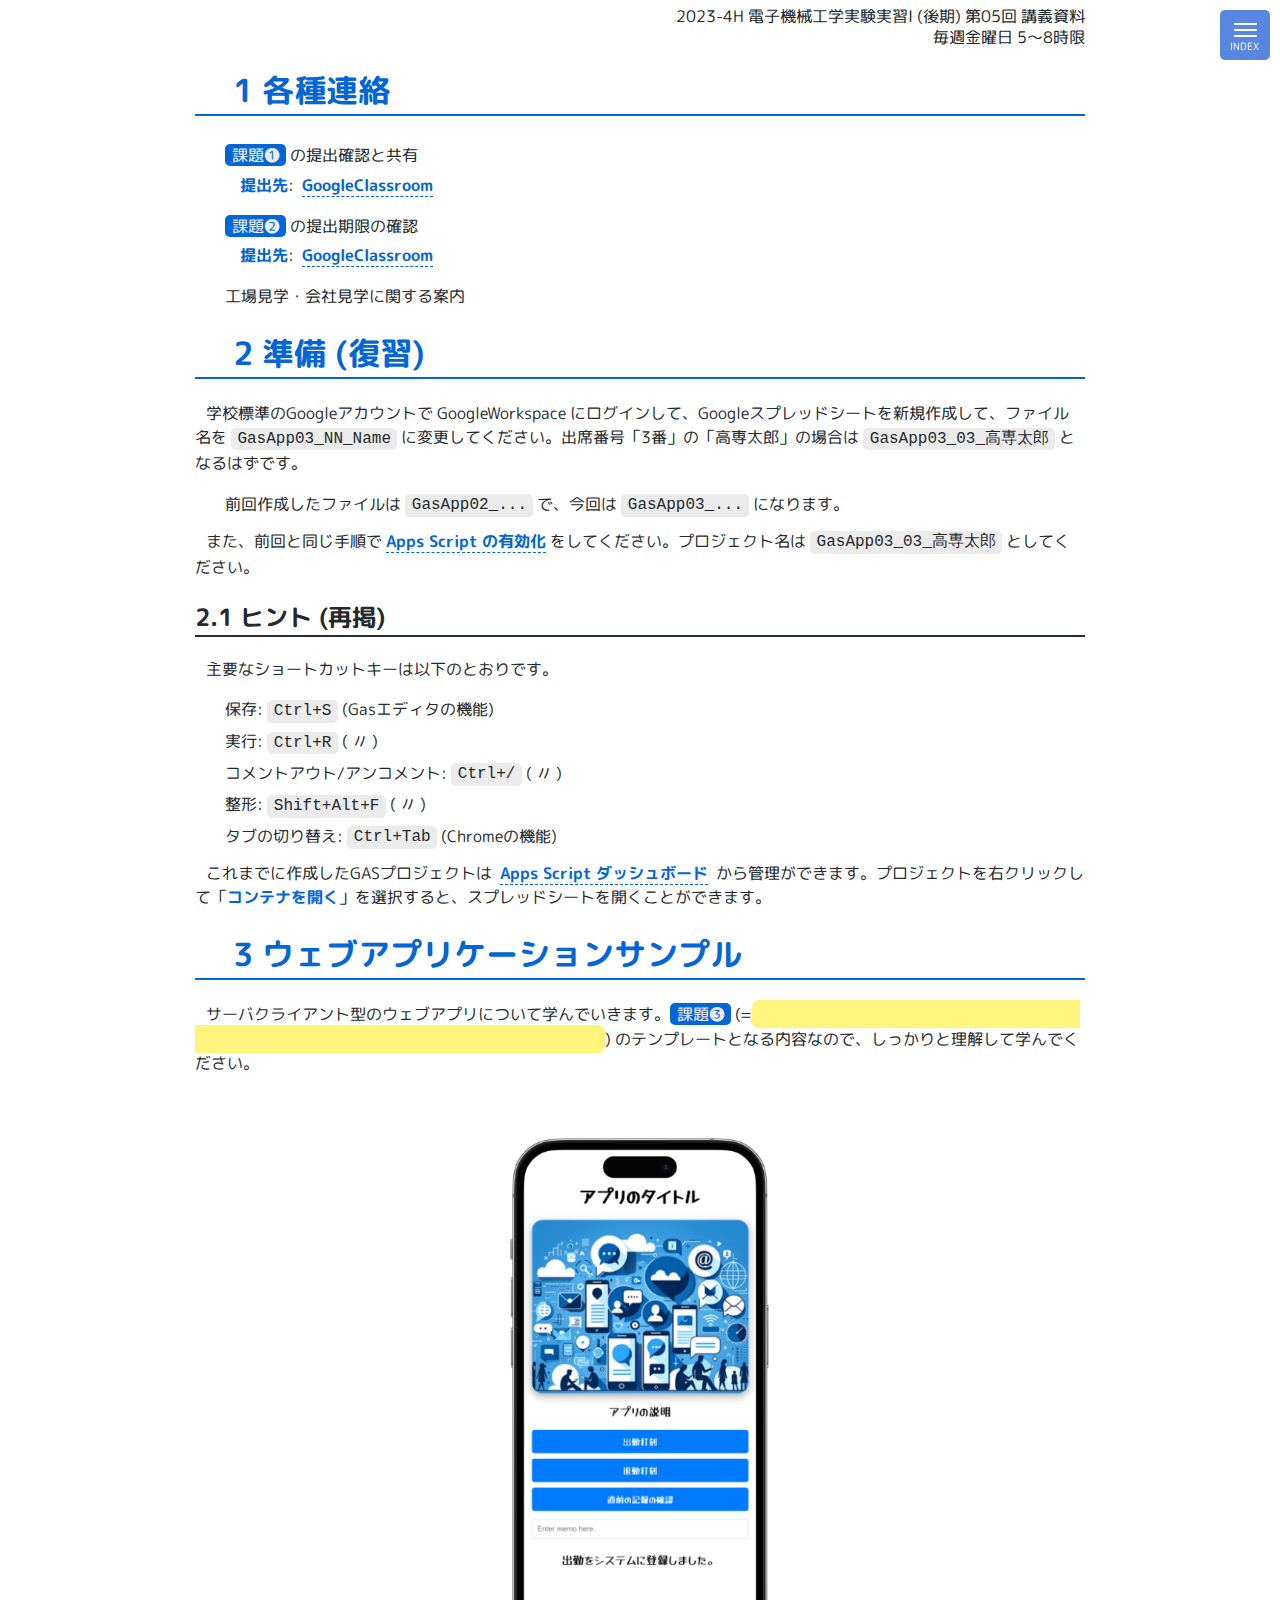
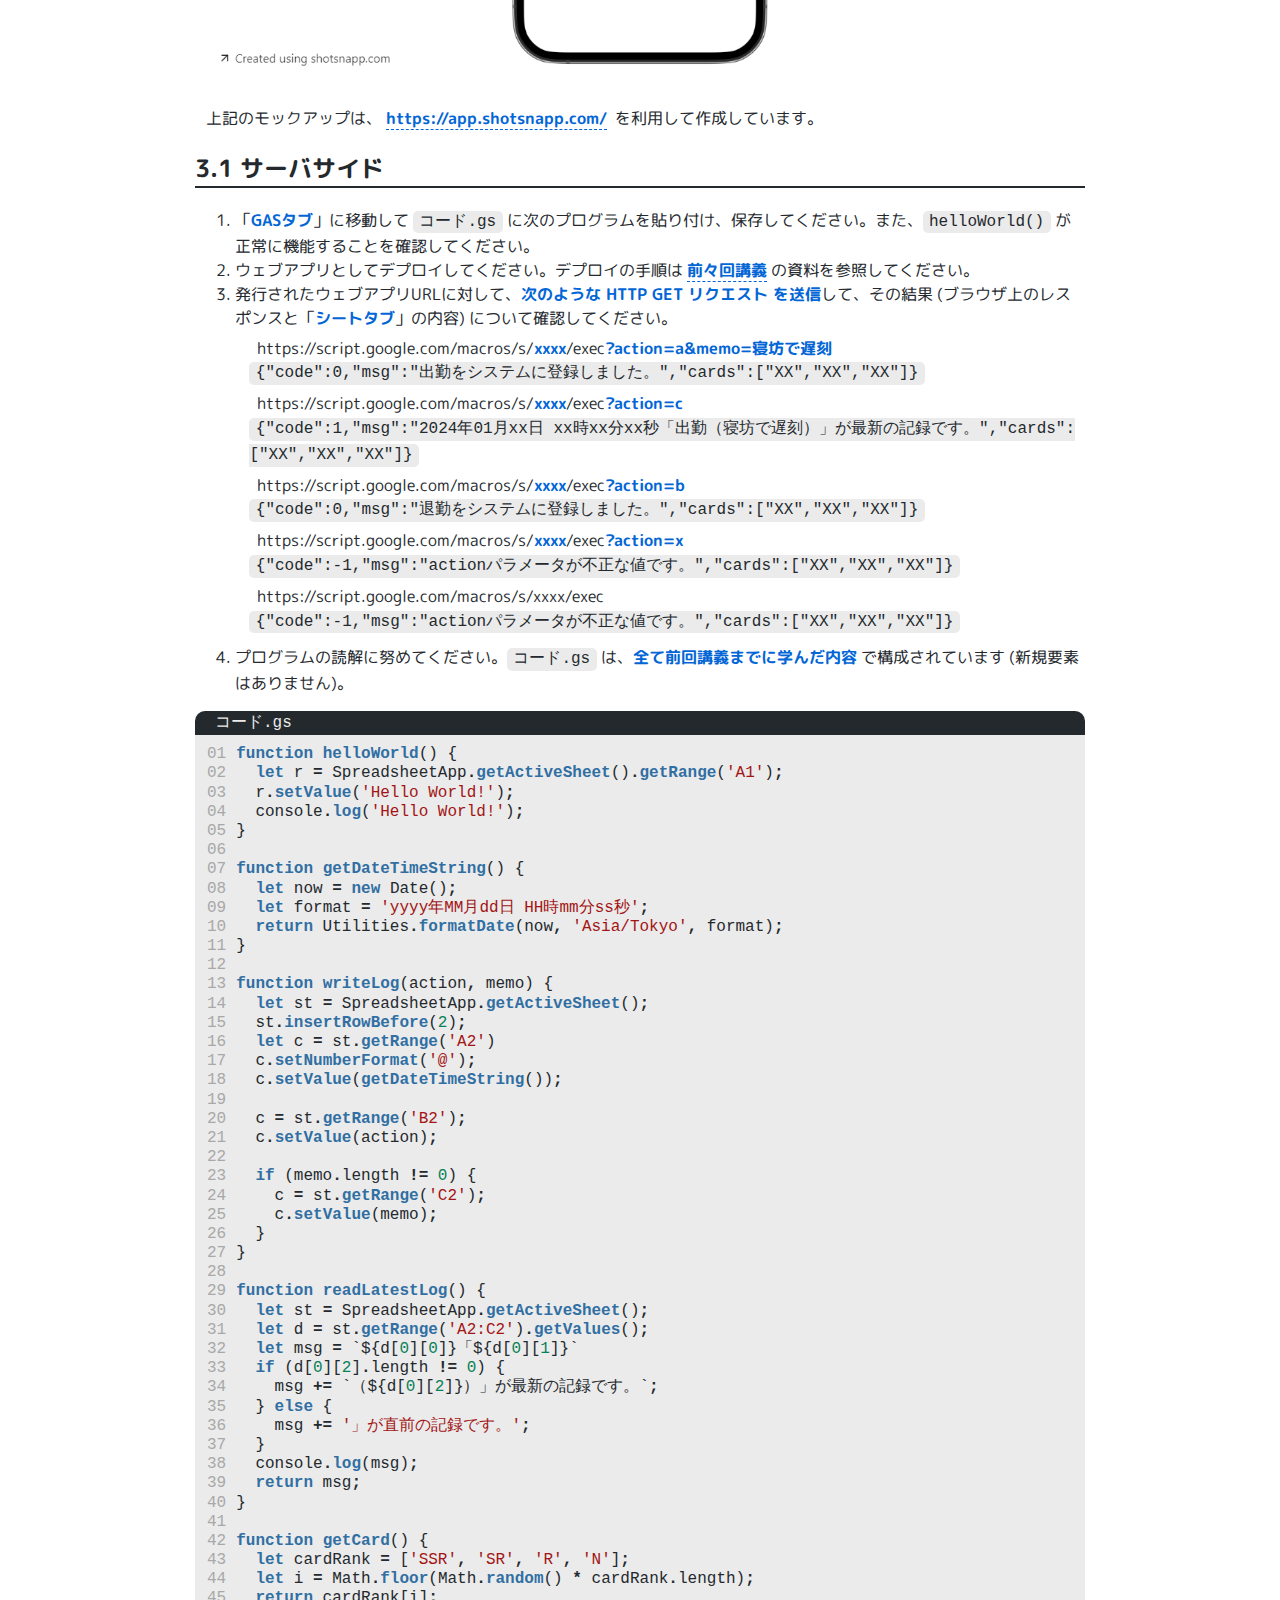
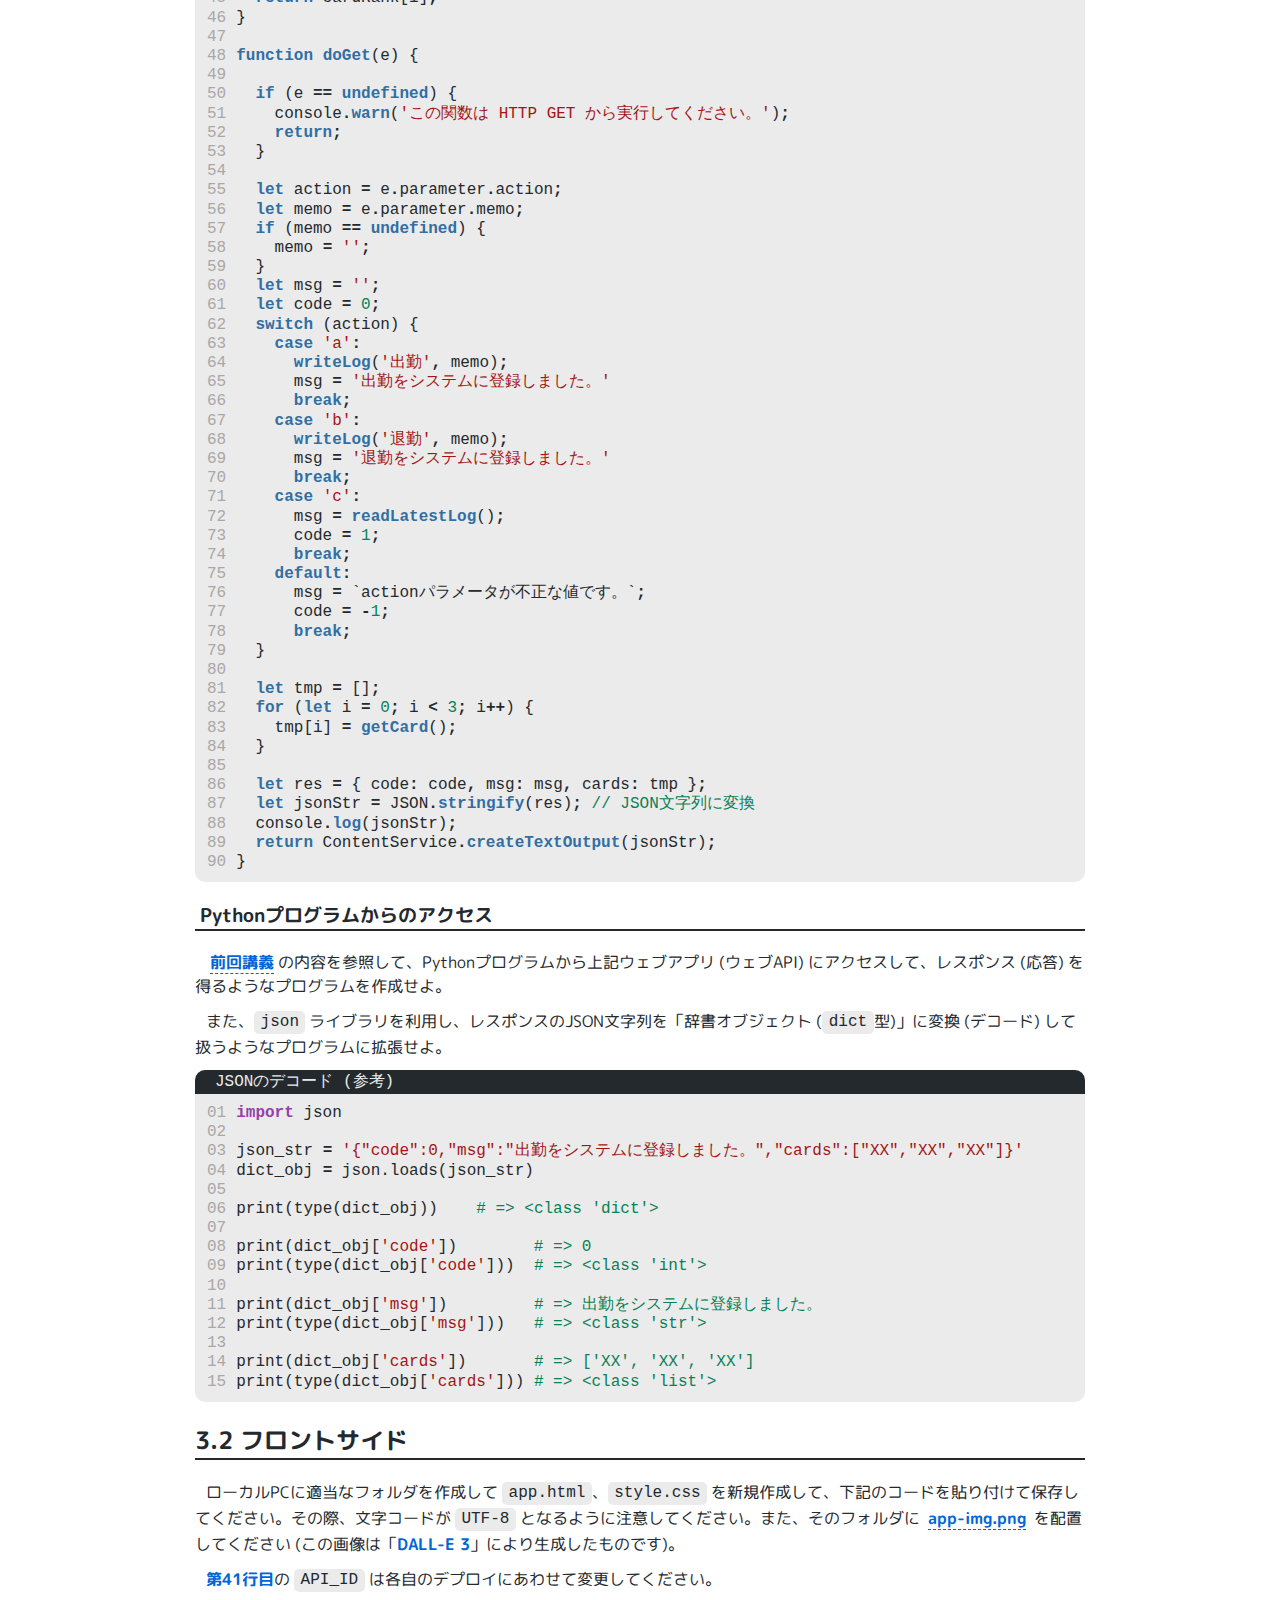
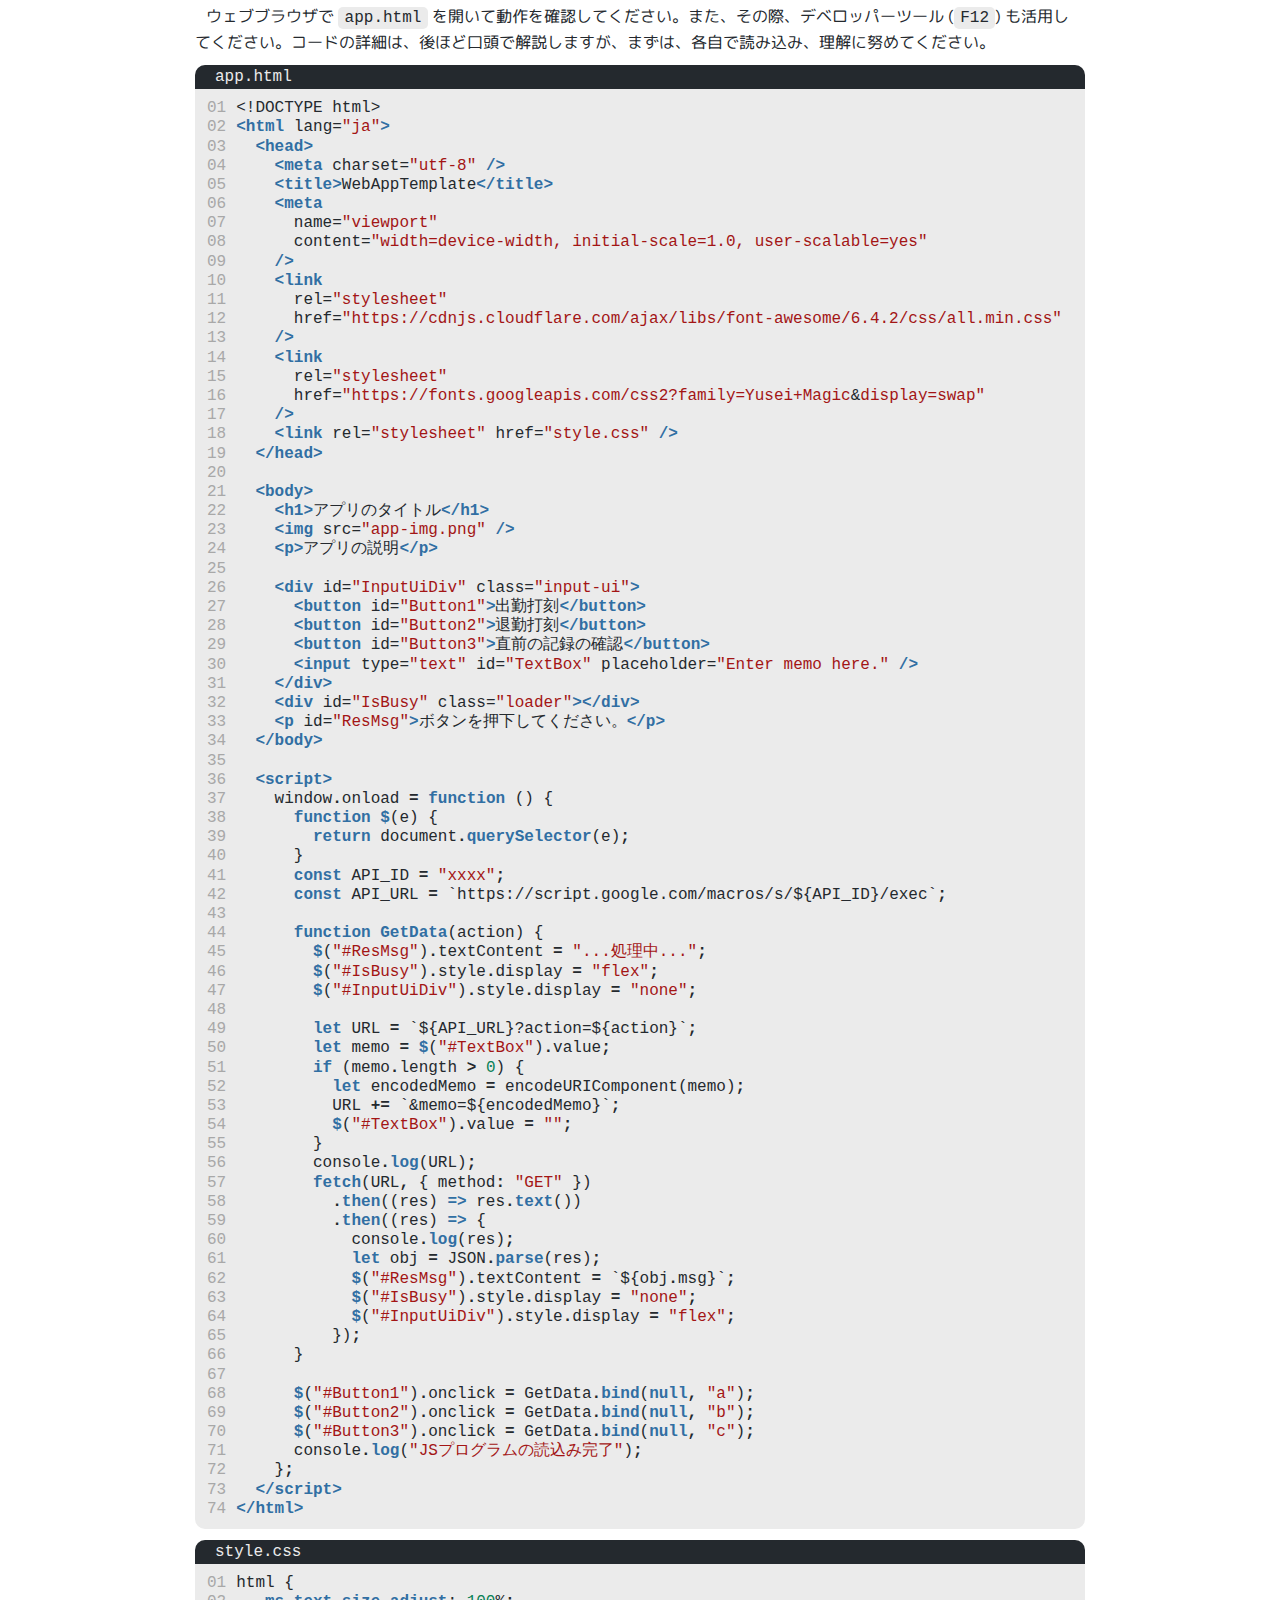
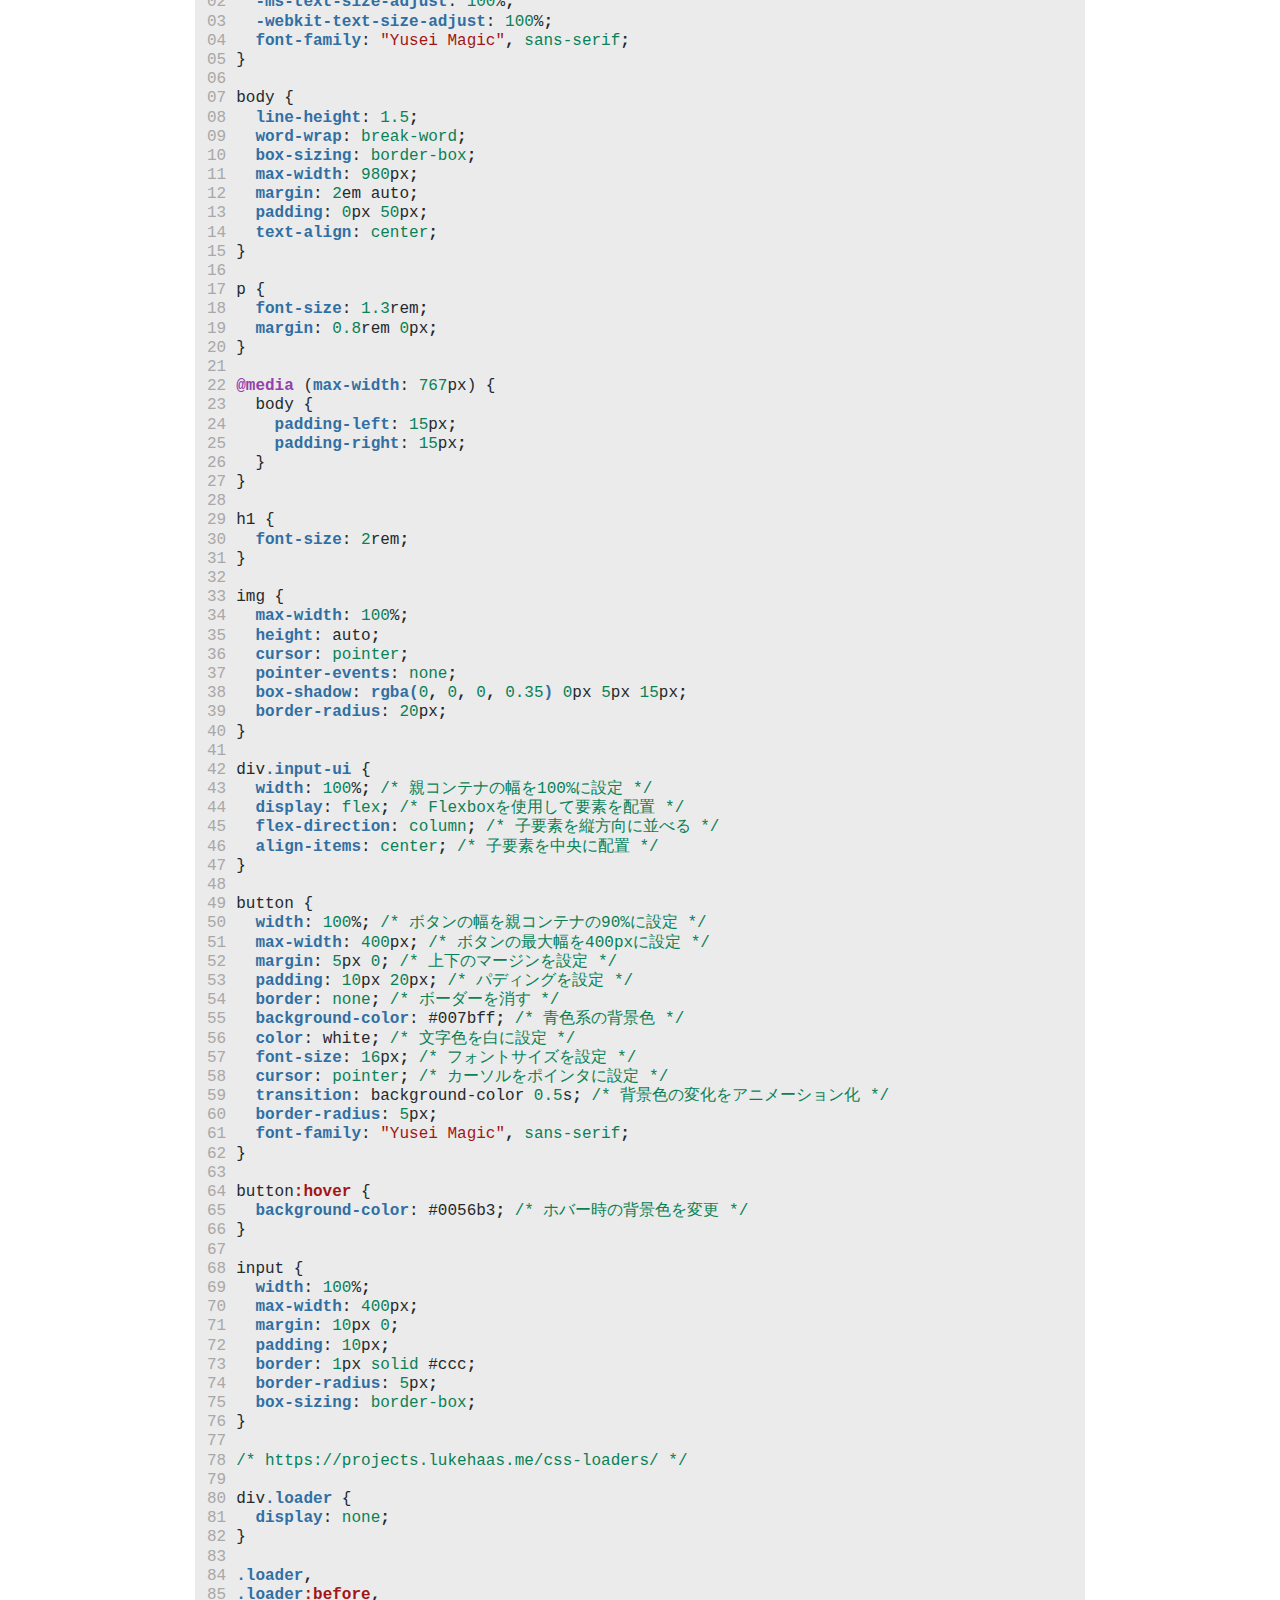
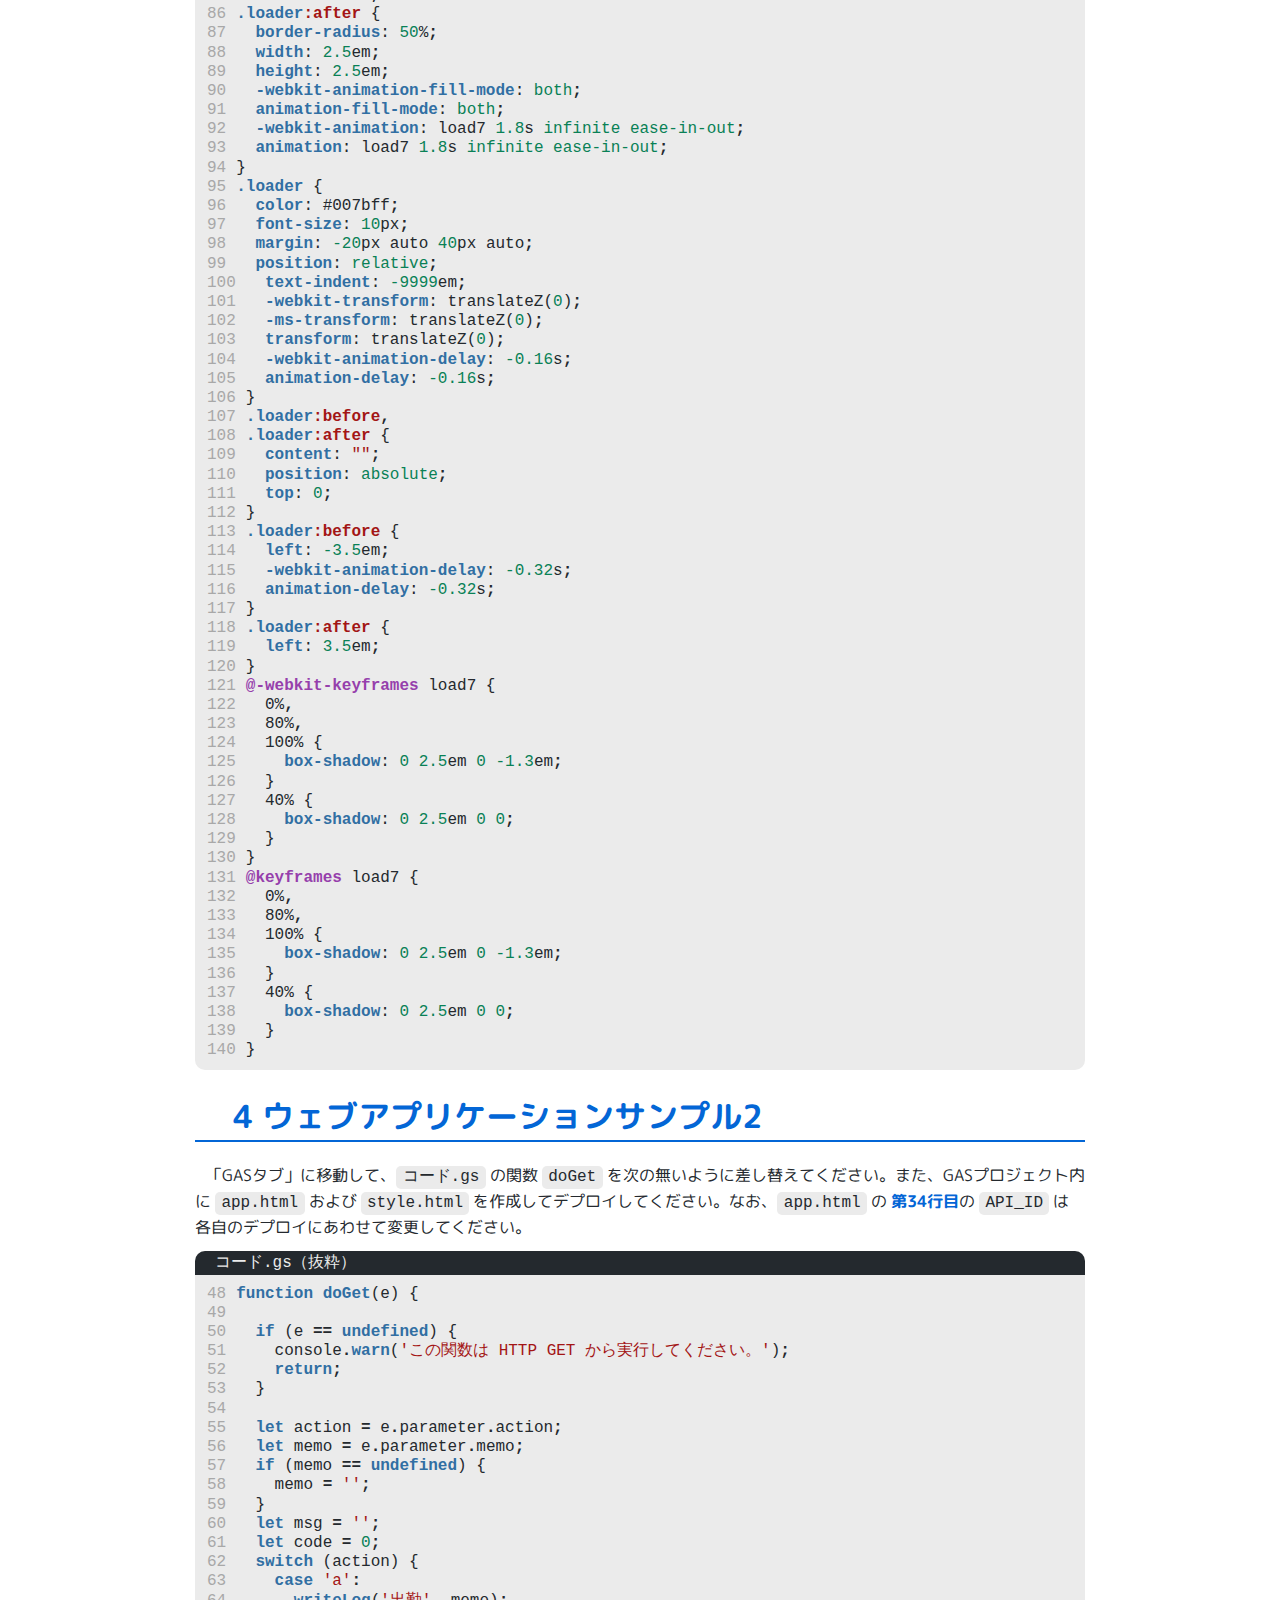
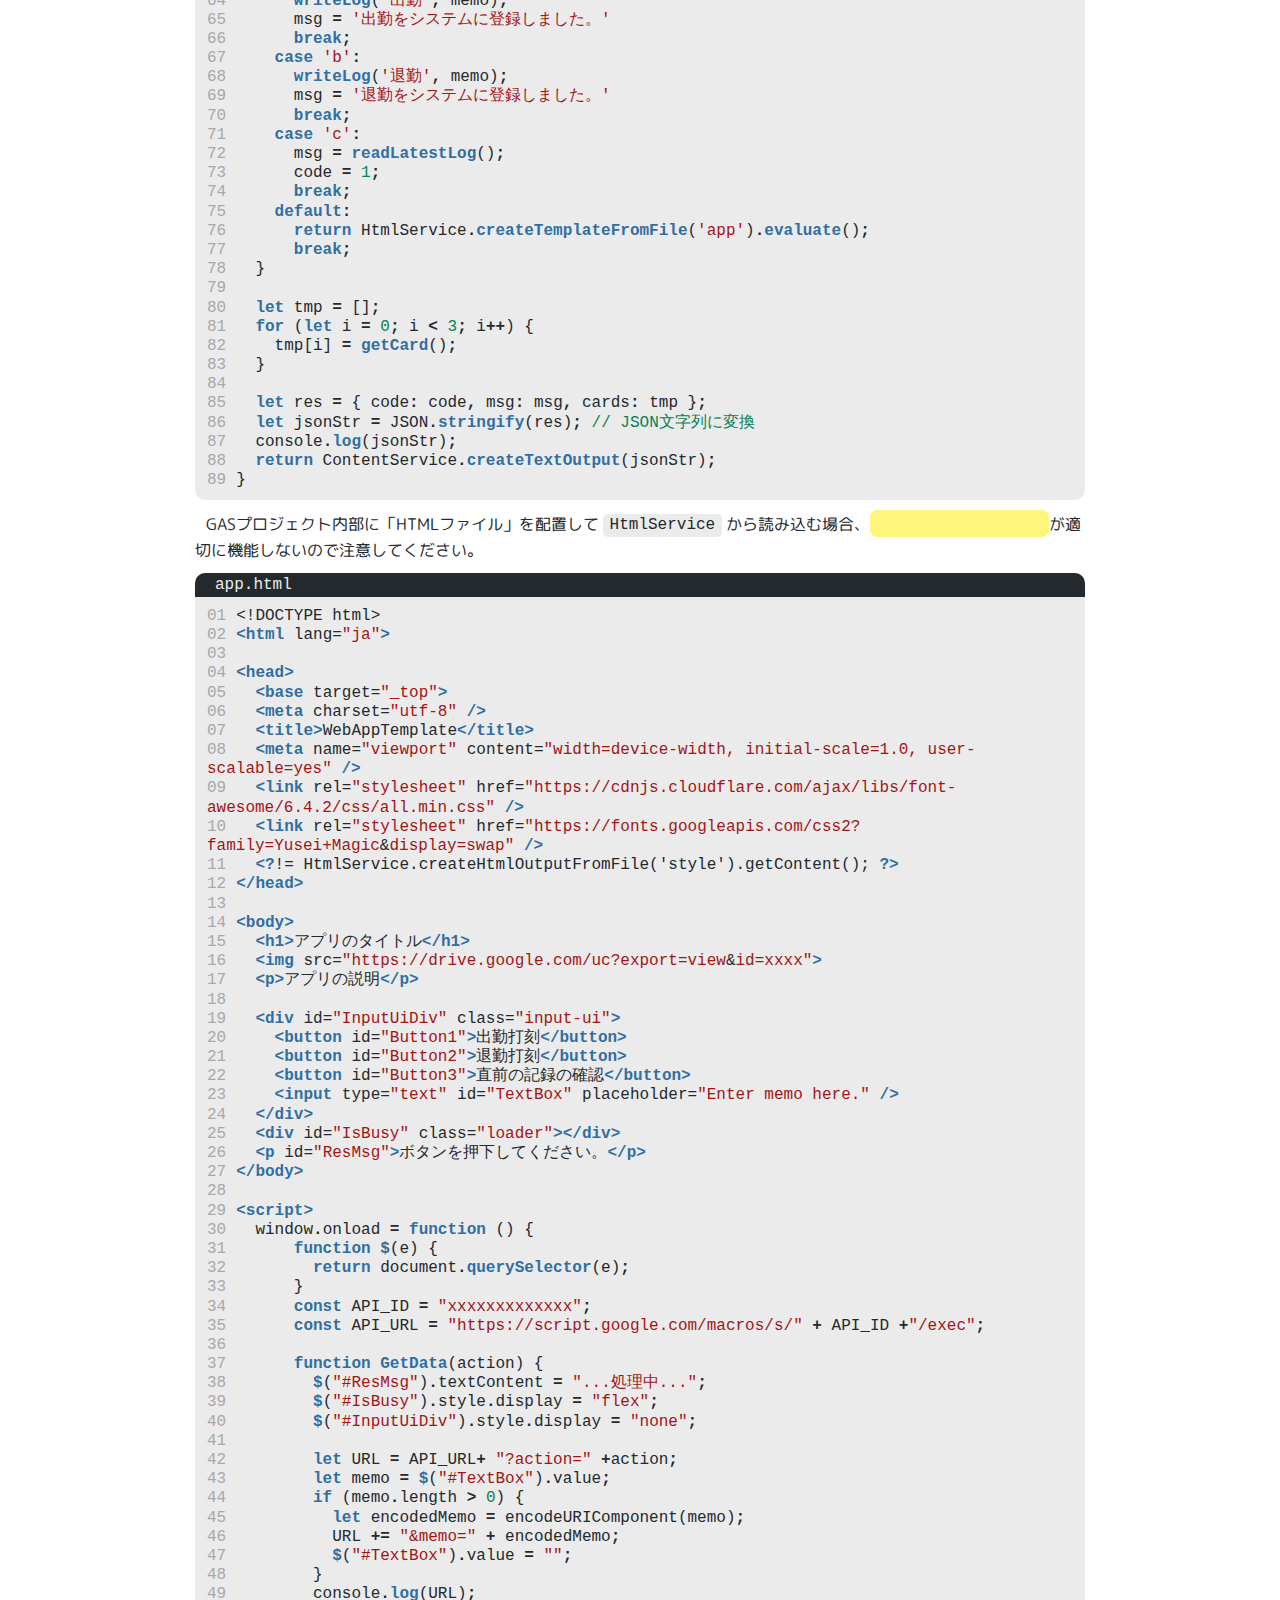
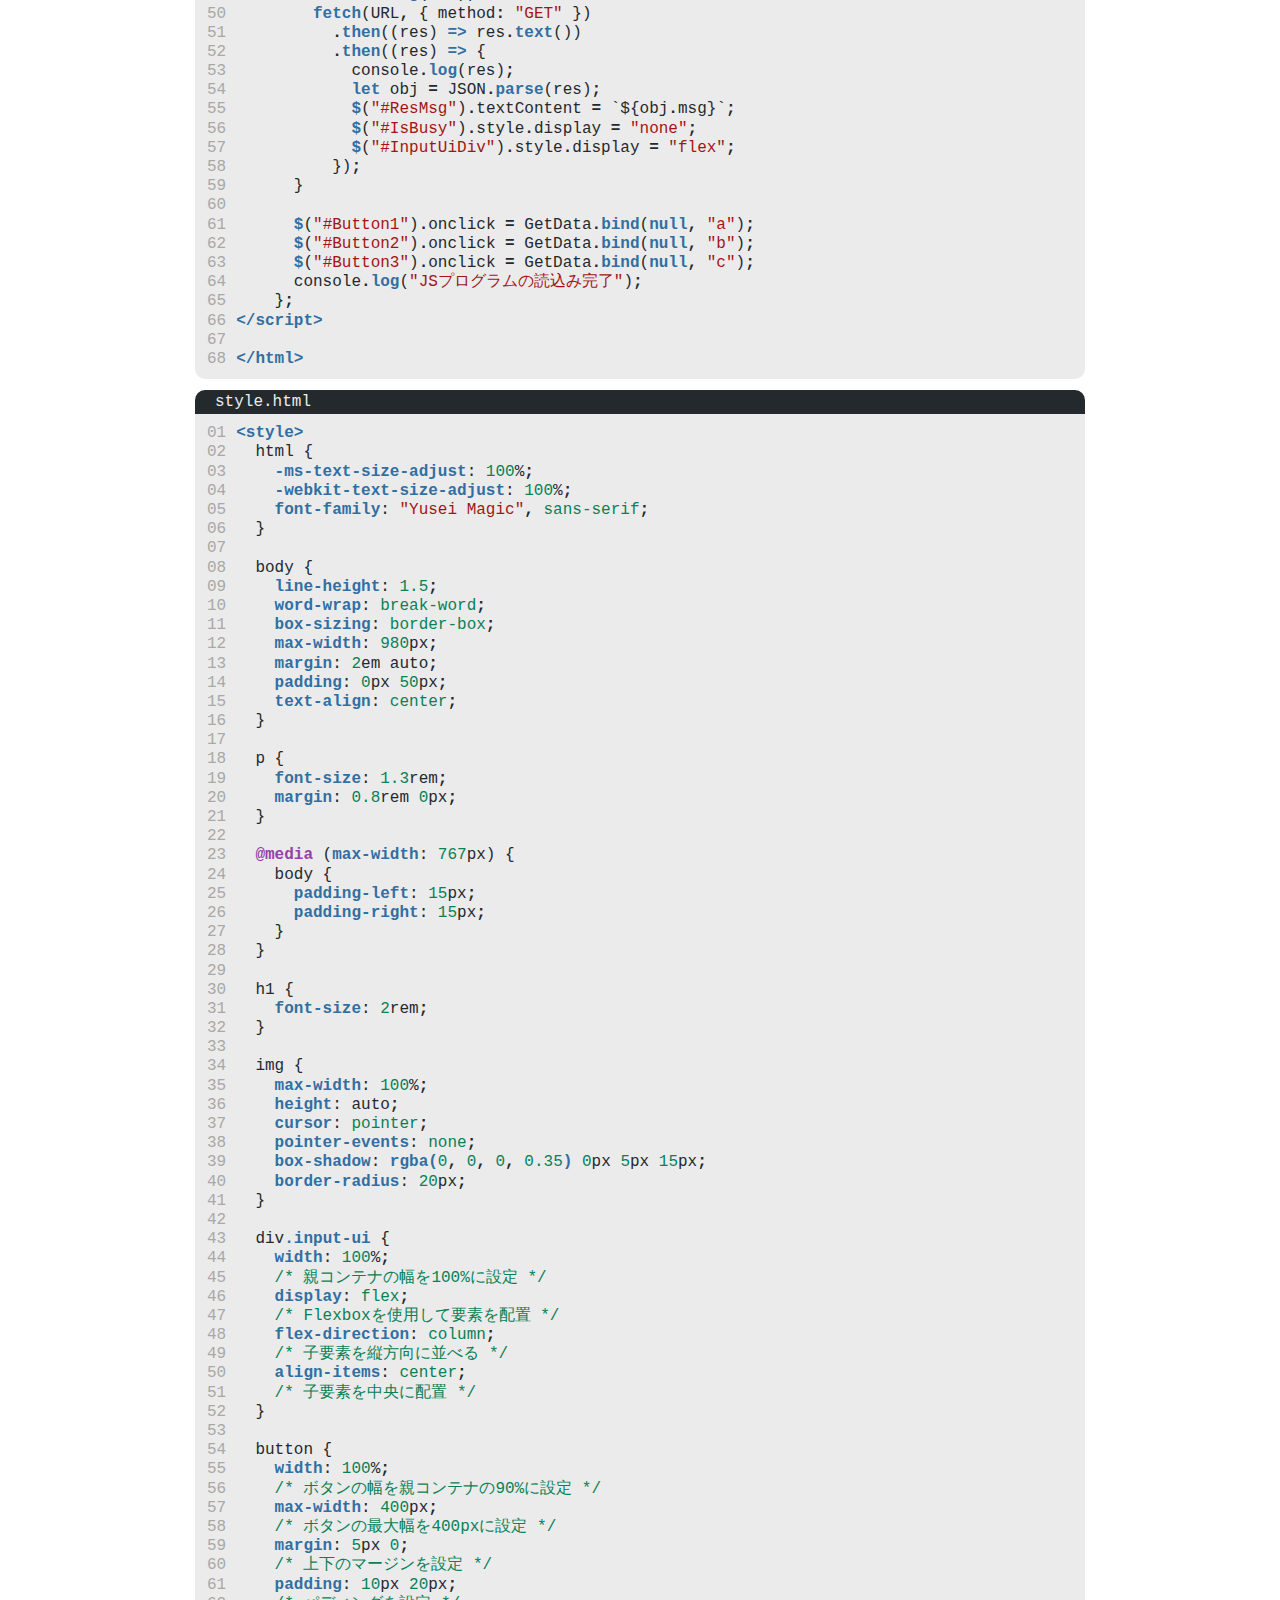
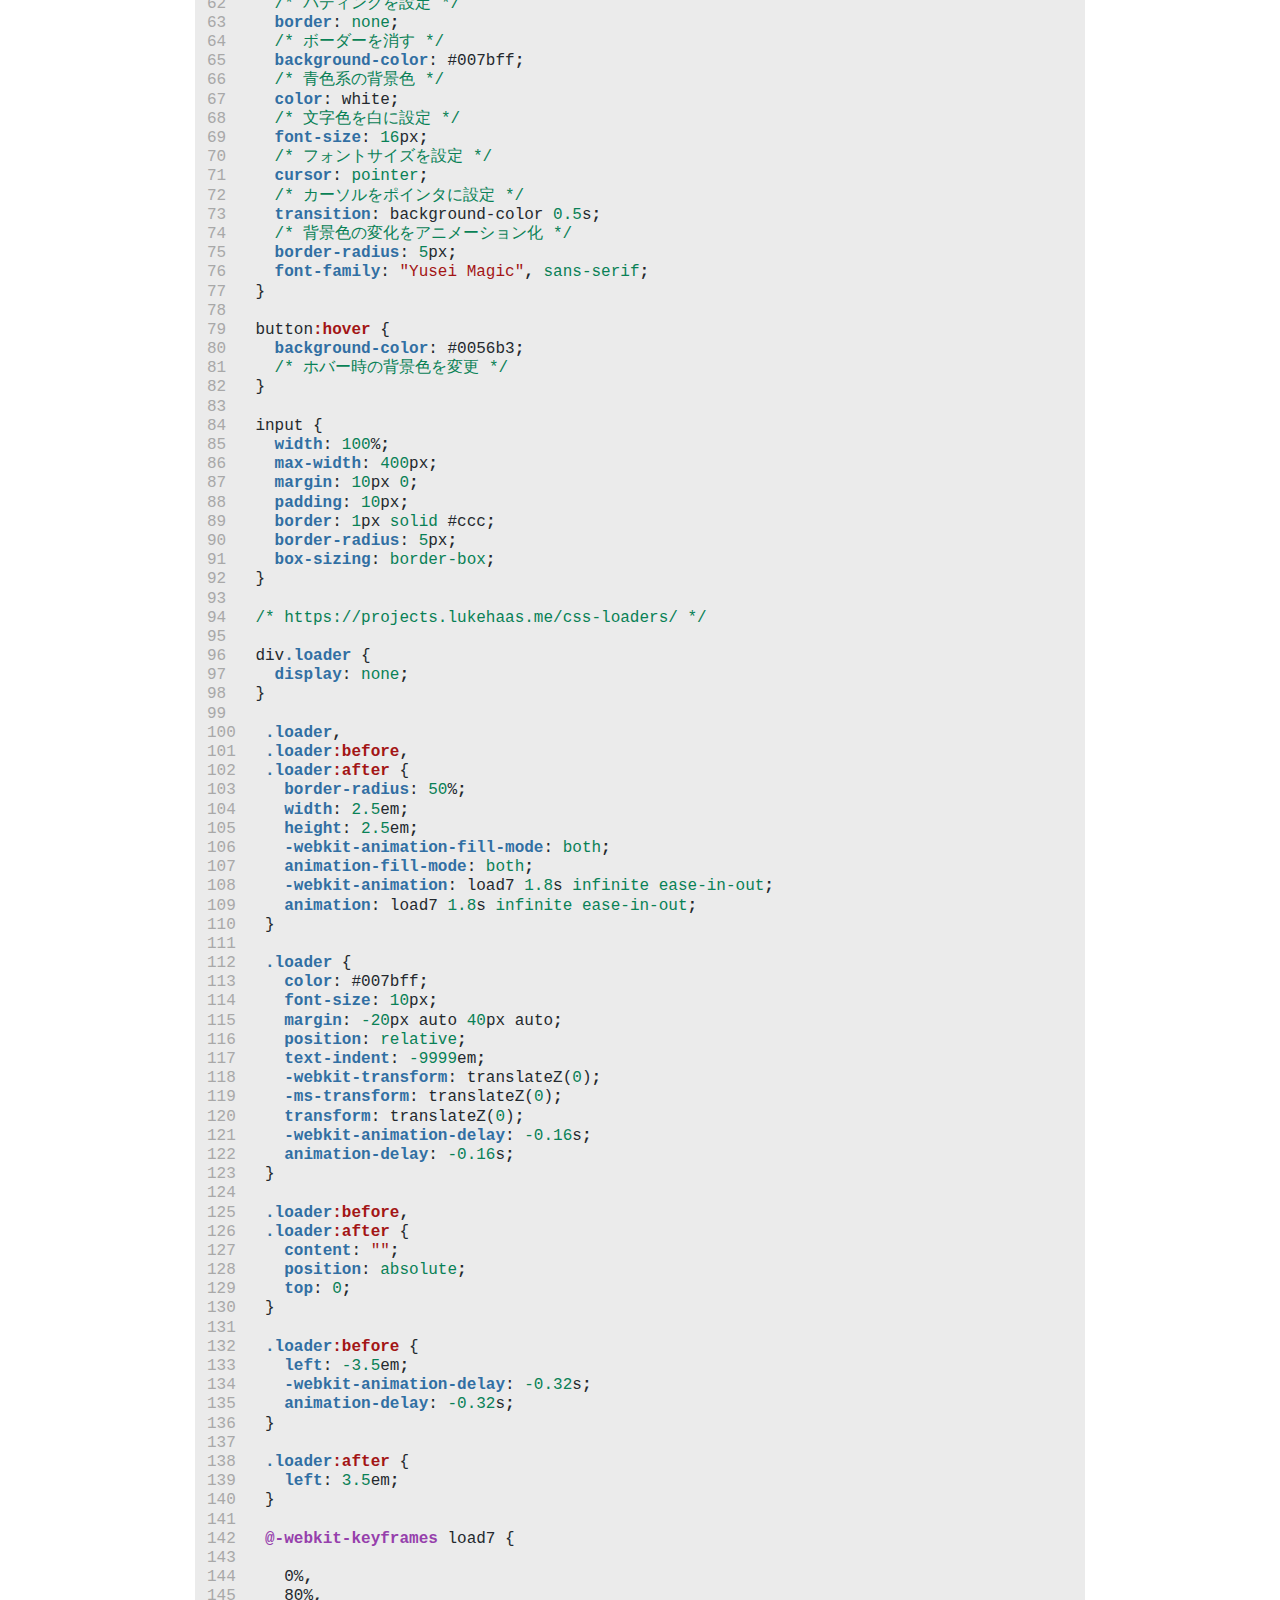
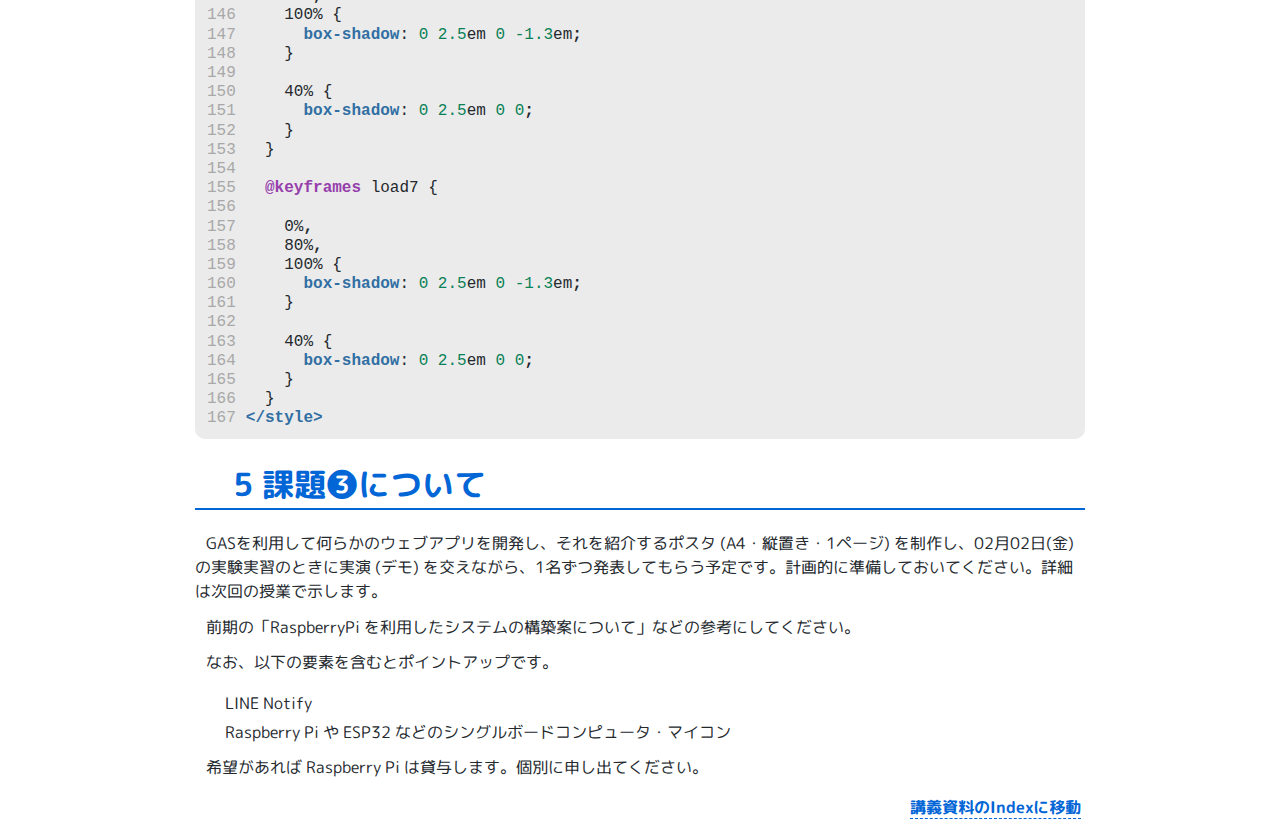
<file: docs/lecture05.html>
<!DOCTYPE html>
<html lang="ja">
  <head>
    <meta charset="utf-8" />
    <meta
      name="viewport"
      content="width=device-width, initial-scale=1.0, user-scalable=yes"
    />
    <meta name="robots" content="noindex,nofollow,noarchive" />
    <script>
      MathJax = {
        chtml: { displayAlign: "left", displayIndent: "1em" },
      };
    </script>
    <link rel="icon" href="favicon.ico" sizes="any" />
    <link
      rel="stylesheet"
      href="https://cdnjs.cloudflare.com/ajax/libs/font-awesome/6.3.0/css/all.min.css"
      integrity="sha512-SzlrxWUlpfuzQ+pcUCosxcglQRNAq/DZjVsC0lE40xsADsfeQoEypE+enwcOiGjk/bSuGGKHEyjSoQ1zVisanQ=="
      crossorigin="anonymous"
      referrerpolicy="no-referrer"
    />
    <link
      rel="stylesheet"
      href="https://fonts.googleapis.com/css?family=M+PLUS+Rounded+1c"
    />
    <link rel="stylesheet" href="style.css" />

    <title>第05回 後期 4H 実験実習</title>
  </head>

  <body>
    <div class="openbtn"><span></span><span></span><span></span></div>
    <nav id="g-nav">
      <div id="g-nav-list">
        <!-- ---------------------------------------- -->
         <ul>
<li><a href="#各種連絡" id="toc-各種連絡"><span
class="toc-section-number">1</span> 各種連絡</a></li>
<li><a href="#準備-復習" id="toc-準備-復習"><span
class="toc-section-number">2</span> 準備 (復習)</a>
<ul>
<li><a href="#ヒント-再掲" id="toc-ヒント-再掲"><span
class="toc-section-number">2.1</span> ヒント (再掲)</a></li>
</ul></li>
<li><a href="#ウェブアプリケーションサンプル"
id="toc-ウェブアプリケーションサンプル"><span
class="toc-section-number">3</span> ウェブアプリケーションサンプル</a>
<ul>
<li><a href="#サーバサイド" id="toc-サーバサイド"><span
class="toc-section-number">3.1</span> サーバサイド</a>
<ul>
<li><a href="#pythonプログラムからのアクセス"
id="toc-pythonプログラムからのアクセス"><span
class="toc-section-number">3.1.1</span>
Pythonプログラムからのアクセス</a></li>
</ul></li>
<li><a href="#フロントサイド" id="toc-フロントサイド"><span
class="toc-section-number">3.2</span> フロントサイド</a></li>
</ul></li>
<li><a href="#ウェブアプリケーションサンプル2"
id="toc-ウェブアプリケーションサンプル2"><span
class="toc-section-number">4</span>
ウェブアプリケーションサンプル2</a></li>
<li><a href="#課題➌について" id="toc-課題➌について"><span
class="toc-section-number">5</span> 課題➌について</a></li>
</ul> 
        <!-- ---------------------------------------- -->
      </div>
    </nav>

    <header class="markdown-body">
      <p>2023-4H 電子機械工学実験実習I (後期) 第05回 講義資料</p>
      <p>毎週金曜日 5～8時限</p>
    </header>

    <main class="markdown-body">
      <!-- ---------------------------------------- -->
      <h1 data-number="1" id="各種連絡"><span
      class="header-section-number">1</span> 各種連絡</h1>
      <ul>
      <li><strong><em>課題❶</em></strong> の提出確認と共有
      <ul>
      <li><strong>提出先</strong>: <a
      href="https://classroom.google.com/c/NjI0NTk1MjQ3NzM0/a/NjQyMjg2NjIwMTIy/details">GoogleClassroom</a></li>
      </ul></li>
      <li><strong><em>課題❷</em></strong> の提出期限の確認
      <ul>
      <li><strong>提出先</strong>: <a
      href="https://classroom.google.com/c/NjI0NTk1MjQ3NzM0/a/NjQ0MzU1MzY0OTM3/details">GoogleClassroom</a></li>
      </ul></li>
      <li>工場見学・会社見学に関する案内</li>
      </ul>
      <h1 data-number="2" id="準備-復習"><span
      class="header-section-number">2</span> 準備 (復習)</h1>
      <p>学校標準のGoogleアカウントで GoogleWorkspace
      にログインして、Googleスプレッドシートを新規作成して、ファイル名を
      <code>GasApp03_NN_Name</code>
      に変更してください。出席番号「3番」の「高専太郎」の場合は
      <code>GasApp03_03_高専太郎</code> となるはずです。</p>
      <ul>
      <li>前回作成したファイルは <code>GasApp02_...</code> で、今回は
      <code>GasApp03_...</code> になります。</li>
      </ul>
      <p>また、前回と同じ手順で<a
      href="lecture03.html#スプレッドシートにおける-apps-script-の有効化">Apps
      Script の有効化</a>をしてください。プロジェクト名は
      <code>GasApp03_03_高専太郎</code> としてください。</p>
      <h2 data-number="2.1" id="ヒント-再掲"><span
      class="header-section-number">2.1</span> ヒント (再掲)</h2>
      <p>主要なショートカットキーは以下のとおりです。</p>
      <ul>
      <li>保存: <code>Ctrl+S</code> (Gasエディタの機能)</li>
      <li>実行: <code>Ctrl+R</code> ( 〃 )</li>
      <li>コメントアウト/アンコメント: <code>Ctrl+/</code> ( 〃 )</li>
      <li>整形: <code>Shift+Alt+F</code> ( 〃 )</li>
      <li>タブの切り替え: <code>Ctrl+Tab</code> (Chromeの機能)</li>
      </ul>
      <p>これまでに作成したGASプロジェクトは <a
      href="https://script.google.com/home">Apps Script
      ダッシュボード</a>
      から管理ができます。プロジェクトを右クリックして「<strong>コンテナを開く</strong>」を選択すると、スプレッドシートを開くことができます。</p>
      <h1 data-number="3" id="ウェブアプリケーションサンプル"><span
      class="header-section-number">3</span>
      ウェブアプリケーションサンプル</h1>
      <p>サーバクライアント型のウェブアプリについて学んでいきます。<strong><em>課題❸</em></strong>
      (=<span
      class="masked">GASを活用して何らかのウェブアプリを開発してポスターを作成し、デモを含めて発表をする課題</span>)
      のテンプレートとなる内容なので、しっかりと理解して学んでください。</p>
      <figure>
      <img src="figs/05/phone-01.png" alt="img" />
      <figcaption aria-hidden="true">img</figcaption>
      </figure>
      <p>上記のモックアップは、<a
      href="https://app.shotsnapp.com/">https://app.shotsnapp.com/</a>
      を利用して作成しています。</p>
      <h2 data-number="3.1" id="サーバサイド"><span
      class="header-section-number">3.1</span> サーバサイド</h2>
      <ol type="1">
      <li>「<strong>GASタブ</strong>」に移動して <code>コード.gs</code>
      に次のプログラムを貼り付け、保存してください。また、<code>helloWorld()</code>
      が正常に機能することを確認してください。</li>
      <li>ウェブアプリとしてデプロイしてください。デプロイの手順は<a
      href="lecture03.html#http-get-をトリガーとする関数の実行">前々回講義</a>の資料を参照してください。</li>
      <li>発行されたウェブアプリURLに対して、<strong>次のような HTTP GET
      リクエスト を送信</strong>して、その結果
      (ブラウザ上のレスポンスと「<strong>シートタブ</strong>」の内容)
      について確認してください。
      <ul>
      <li>https://script.google.com/macros/s/<strong>xxxx</strong>/exec<strong>?action=a&amp;memo=寝坊で遅刻</strong><br>
      <i class="fa-solid fa-arrow-right"></i>
      <code>{"code":0,"msg":"出勤をシステムに登録しました。","cards":["XX","XX","XX"]}</code></li>
      <li>https://script.google.com/macros/s/<strong>xxxx</strong>/exec<strong>?action=c</strong><br>
      <i class="fa-solid fa-arrow-right"></i>
      <code>{"code":1,"msg":"2024年01月xx日 xx時xx分xx秒「出勤（寝坊で遅刻）」が最新の記録です。","cards":["XX","XX","XX"]}</code></li>
      <li>https://script.google.com/macros/s/<strong>xxxx</strong>/exec<strong>?action=b</strong><br>
      <i class="fa-solid fa-arrow-right"></i>
      <code>{"code":0,"msg":"退勤をシステムに登録しました。","cards":["XX","XX","XX"]}</code></li>
      <li>https://script.google.com/macros/s/<strong>xxxx</strong>/exec<strong>?action=x</strong><br>
      <i class="fa-solid fa-arrow-right"></i>
      <code>{"code":-1,"msg":"actionパラメータが不正な値です。","cards":["XX","XX","XX"]}</code></li>
      <li>https://script.google.com/macros/s/xxxx/exec<br>
      <i class="fa-solid fa-arrow-right"></i>
      <code>{"code":-1,"msg":"actionパラメータが不正な値です。","cards":["XX","XX","XX"]}</code></li>
      </ul></li>
      <li>プログラムの読解に努めてください。<code>コード.gs</code>
      は、<strong>全て前回講義までに学んだ内容</strong>
      で構成されています (新規要素はありません)。</li>
      </ol>
      <div class="sourceCode" id="cb1" data-caption="コード.gs"><pre
      class="sourceCode numberSource js numberLines"><code class="sourceCode javascript"><span id="cb1-1"><a href="#cb1-1"></a><span class="kw">function</span> <span class="fu">helloWorld</span>() {</span>
<span id="cb1-2"><a href="#cb1-2"></a>  <span class="kw">let</span> r <span class="op">=</span> SpreadsheetApp<span class="op">.</span><span class="fu">getActiveSheet</span>()<span class="op">.</span><span class="fu">getRange</span>(<span class="st">&#39;A1&#39;</span>)<span class="op">;</span></span>
<span id="cb1-3"><a href="#cb1-3"></a>  r<span class="op">.</span><span class="fu">setValue</span>(<span class="st">&#39;Hello World!&#39;</span>)<span class="op">;</span></span>
<span id="cb1-4"><a href="#cb1-4"></a>  <span class="bu">console</span><span class="op">.</span><span class="fu">log</span>(<span class="st">&#39;Hello World!&#39;</span>)<span class="op">;</span></span>
<span id="cb1-5"><a href="#cb1-5"></a>}</span>
<span id="cb1-6"><a href="#cb1-6"></a></span>
<span id="cb1-7"><a href="#cb1-7"></a><span class="kw">function</span> <span class="fu">getDateTimeString</span>() {</span>
<span id="cb1-8"><a href="#cb1-8"></a>  <span class="kw">let</span> now <span class="op">=</span> <span class="kw">new</span> <span class="bu">Date</span>()<span class="op">;</span></span>
<span id="cb1-9"><a href="#cb1-9"></a>  <span class="kw">let</span> format <span class="op">=</span> <span class="st">&#39;yyyy年MM月dd日 HH時mm分ss秒&#39;</span><span class="op">;</span></span>
<span id="cb1-10"><a href="#cb1-10"></a>  <span class="cf">return</span> Utilities<span class="op">.</span><span class="fu">formatDate</span>(now<span class="op">,</span> <span class="st">&#39;Asia/Tokyo&#39;</span><span class="op">,</span> format)<span class="op">;</span></span>
<span id="cb1-11"><a href="#cb1-11"></a>}</span>
<span id="cb1-12"><a href="#cb1-12"></a></span>
<span id="cb1-13"><a href="#cb1-13"></a><span class="kw">function</span> <span class="fu">writeLog</span>(action<span class="op">,</span> memo) {</span>
<span id="cb1-14"><a href="#cb1-14"></a>  <span class="kw">let</span> st <span class="op">=</span> SpreadsheetApp<span class="op">.</span><span class="fu">getActiveSheet</span>()<span class="op">;</span></span>
<span id="cb1-15"><a href="#cb1-15"></a>  st<span class="op">.</span><span class="fu">insertRowBefore</span>(<span class="dv">2</span>)<span class="op">;</span></span>
<span id="cb1-16"><a href="#cb1-16"></a>  <span class="kw">let</span> c <span class="op">=</span> st<span class="op">.</span><span class="fu">getRange</span>(<span class="st">&#39;A2&#39;</span>)</span>
<span id="cb1-17"><a href="#cb1-17"></a>  c<span class="op">.</span><span class="fu">setNumberFormat</span>(<span class="st">&#39;@&#39;</span>)<span class="op">;</span></span>
<span id="cb1-18"><a href="#cb1-18"></a>  c<span class="op">.</span><span class="fu">setValue</span>(<span class="fu">getDateTimeString</span>())<span class="op">;</span></span>
<span id="cb1-19"><a href="#cb1-19"></a></span>
<span id="cb1-20"><a href="#cb1-20"></a>  c <span class="op">=</span> st<span class="op">.</span><span class="fu">getRange</span>(<span class="st">&#39;B2&#39;</span>)<span class="op">;</span></span>
<span id="cb1-21"><a href="#cb1-21"></a>  c<span class="op">.</span><span class="fu">setValue</span>(action)<span class="op">;</span></span>
<span id="cb1-22"><a href="#cb1-22"></a></span>
<span id="cb1-23"><a href="#cb1-23"></a>  <span class="cf">if</span> (memo<span class="op">.</span><span class="at">length</span> <span class="op">!=</span> <span class="dv">0</span>) {</span>
<span id="cb1-24"><a href="#cb1-24"></a>    c <span class="op">=</span> st<span class="op">.</span><span class="fu">getRange</span>(<span class="st">&#39;C2&#39;</span>)<span class="op">;</span></span>
<span id="cb1-25"><a href="#cb1-25"></a>    c<span class="op">.</span><span class="fu">setValue</span>(memo)<span class="op">;</span></span>
<span id="cb1-26"><a href="#cb1-26"></a>  }</span>
<span id="cb1-27"><a href="#cb1-27"></a>}</span>
<span id="cb1-28"><a href="#cb1-28"></a></span>
<span id="cb1-29"><a href="#cb1-29"></a><span class="kw">function</span> <span class="fu">readLatestLog</span>() {</span>
<span id="cb1-30"><a href="#cb1-30"></a>  <span class="kw">let</span> st <span class="op">=</span> SpreadsheetApp<span class="op">.</span><span class="fu">getActiveSheet</span>()<span class="op">;</span></span>
<span id="cb1-31"><a href="#cb1-31"></a>  <span class="kw">let</span> d <span class="op">=</span> st<span class="op">.</span><span class="fu">getRange</span>(<span class="st">&#39;A2:C2&#39;</span>)<span class="op">.</span><span class="fu">getValues</span>()<span class="op">;</span></span>
<span id="cb1-32"><a href="#cb1-32"></a>  <span class="kw">let</span> msg <span class="op">=</span> <span class="vs">`</span><span class="sc">${</span>d[<span class="dv">0</span>][<span class="dv">0</span>]<span class="sc">}</span><span class="vs">「</span><span class="sc">${</span>d[<span class="dv">0</span>][<span class="dv">1</span>]<span class="sc">}</span><span class="vs">`</span></span>
<span id="cb1-33"><a href="#cb1-33"></a>  <span class="cf">if</span> (d[<span class="dv">0</span>][<span class="dv">2</span>]<span class="op">.</span><span class="at">length</span> <span class="op">!=</span> <span class="dv">0</span>) {</span>
<span id="cb1-34"><a href="#cb1-34"></a>    msg <span class="op">+=</span> <span class="vs">`（</span><span class="sc">${</span>d[<span class="dv">0</span>][<span class="dv">2</span>]<span class="sc">}</span><span class="vs">）」が最新の記録です。`</span><span class="op">;</span></span>
<span id="cb1-35"><a href="#cb1-35"></a>  } <span class="cf">else</span> {</span>
<span id="cb1-36"><a href="#cb1-36"></a>    msg <span class="op">+=</span> <span class="st">&#39;」が直前の記録です。&#39;</span><span class="op">;</span></span>
<span id="cb1-37"><a href="#cb1-37"></a>  }</span>
<span id="cb1-38"><a href="#cb1-38"></a>  <span class="bu">console</span><span class="op">.</span><span class="fu">log</span>(msg)<span class="op">;</span></span>
<span id="cb1-39"><a href="#cb1-39"></a>  <span class="cf">return</span> msg<span class="op">;</span></span>
<span id="cb1-40"><a href="#cb1-40"></a>}</span>
<span id="cb1-41"><a href="#cb1-41"></a></span>
<span id="cb1-42"><a href="#cb1-42"></a><span class="kw">function</span> <span class="fu">getCard</span>() {</span>
<span id="cb1-43"><a href="#cb1-43"></a>  <span class="kw">let</span> cardRank <span class="op">=</span> [<span class="st">&#39;SSR&#39;</span><span class="op">,</span> <span class="st">&#39;SR&#39;</span><span class="op">,</span> <span class="st">&#39;R&#39;</span><span class="op">,</span> <span class="st">&#39;N&#39;</span>]<span class="op">;</span></span>
<span id="cb1-44"><a href="#cb1-44"></a>  <span class="kw">let</span> i <span class="op">=</span> <span class="bu">Math</span><span class="op">.</span><span class="fu">floor</span>(<span class="bu">Math</span><span class="op">.</span><span class="fu">random</span>() <span class="op">*</span> cardRank<span class="op">.</span><span class="at">length</span>)<span class="op">;</span></span>
<span id="cb1-45"><a href="#cb1-45"></a>  <span class="cf">return</span> cardRank[i]<span class="op">;</span></span>
<span id="cb1-46"><a href="#cb1-46"></a>}</span>
<span id="cb1-47"><a href="#cb1-47"></a></span>
<span id="cb1-48"><a href="#cb1-48"></a><span class="kw">function</span> <span class="fu">doGet</span>(e) {</span>
<span id="cb1-49"><a href="#cb1-49"></a></span>
<span id="cb1-50"><a href="#cb1-50"></a>  <span class="cf">if</span> (e <span class="op">==</span> <span class="kw">undefined</span>) {</span>
<span id="cb1-51"><a href="#cb1-51"></a>    <span class="bu">console</span><span class="op">.</span><span class="fu">warn</span>(<span class="st">&#39;この関数は HTTP GET から実行してください。&#39;</span>)<span class="op">;</span></span>
<span id="cb1-52"><a href="#cb1-52"></a>    <span class="cf">return</span><span class="op">;</span></span>
<span id="cb1-53"><a href="#cb1-53"></a>  }</span>
<span id="cb1-54"><a href="#cb1-54"></a></span>
<span id="cb1-55"><a href="#cb1-55"></a>  <span class="kw">let</span> action <span class="op">=</span> e<span class="op">.</span><span class="at">parameter</span><span class="op">.</span><span class="at">action</span><span class="op">;</span></span>
<span id="cb1-56"><a href="#cb1-56"></a>  <span class="kw">let</span> memo <span class="op">=</span> e<span class="op">.</span><span class="at">parameter</span><span class="op">.</span><span class="at">memo</span><span class="op">;</span></span>
<span id="cb1-57"><a href="#cb1-57"></a>  <span class="cf">if</span> (memo <span class="op">==</span> <span class="kw">undefined</span>) {</span>
<span id="cb1-58"><a href="#cb1-58"></a>    memo <span class="op">=</span> <span class="st">&#39;&#39;</span><span class="op">;</span></span>
<span id="cb1-59"><a href="#cb1-59"></a>  }</span>
<span id="cb1-60"><a href="#cb1-60"></a>  <span class="kw">let</span> msg <span class="op">=</span> <span class="st">&#39;&#39;</span><span class="op">;</span></span>
<span id="cb1-61"><a href="#cb1-61"></a>  <span class="kw">let</span> code <span class="op">=</span> <span class="dv">0</span><span class="op">;</span></span>
<span id="cb1-62"><a href="#cb1-62"></a>  <span class="cf">switch</span> (action) {</span>
<span id="cb1-63"><a href="#cb1-63"></a>    <span class="cf">case</span> <span class="st">&#39;a&#39;</span><span class="op">:</span></span>
<span id="cb1-64"><a href="#cb1-64"></a>      <span class="fu">writeLog</span>(<span class="st">&#39;出勤&#39;</span><span class="op">,</span> memo)<span class="op">;</span></span>
<span id="cb1-65"><a href="#cb1-65"></a>      msg <span class="op">=</span> <span class="st">&#39;出勤をシステムに登録しました。&#39;</span></span>
<span id="cb1-66"><a href="#cb1-66"></a>      <span class="cf">break</span><span class="op">;</span></span>
<span id="cb1-67"><a href="#cb1-67"></a>    <span class="cf">case</span> <span class="st">&#39;b&#39;</span><span class="op">:</span></span>
<span id="cb1-68"><a href="#cb1-68"></a>      <span class="fu">writeLog</span>(<span class="st">&#39;退勤&#39;</span><span class="op">,</span> memo)<span class="op">;</span></span>
<span id="cb1-69"><a href="#cb1-69"></a>      msg <span class="op">=</span> <span class="st">&#39;退勤をシステムに登録しました。&#39;</span></span>
<span id="cb1-70"><a href="#cb1-70"></a>      <span class="cf">break</span><span class="op">;</span></span>
<span id="cb1-71"><a href="#cb1-71"></a>    <span class="cf">case</span> <span class="st">&#39;c&#39;</span><span class="op">:</span></span>
<span id="cb1-72"><a href="#cb1-72"></a>      msg <span class="op">=</span> <span class="fu">readLatestLog</span>()<span class="op">;</span></span>
<span id="cb1-73"><a href="#cb1-73"></a>      code <span class="op">=</span> <span class="dv">1</span><span class="op">;</span></span>
<span id="cb1-74"><a href="#cb1-74"></a>      <span class="cf">break</span><span class="op">;</span></span>
<span id="cb1-75"><a href="#cb1-75"></a>    <span class="cf">default</span><span class="op">:</span></span>
<span id="cb1-76"><a href="#cb1-76"></a>      msg <span class="op">=</span> <span class="vs">`actionパラメータが不正な値です。`</span><span class="op">;</span></span>
<span id="cb1-77"><a href="#cb1-77"></a>      code <span class="op">=</span> <span class="op">-</span><span class="dv">1</span><span class="op">;</span></span>
<span id="cb1-78"><a href="#cb1-78"></a>      <span class="cf">break</span><span class="op">;</span></span>
<span id="cb1-79"><a href="#cb1-79"></a>  }</span>
<span id="cb1-80"><a href="#cb1-80"></a></span>
<span id="cb1-81"><a href="#cb1-81"></a>  <span class="kw">let</span> tmp <span class="op">=</span> []<span class="op">;</span></span>
<span id="cb1-82"><a href="#cb1-82"></a>  <span class="cf">for</span> (<span class="kw">let</span> i <span class="op">=</span> <span class="dv">0</span><span class="op">;</span> i <span class="op">&lt;</span> <span class="dv">3</span><span class="op">;</span> i<span class="op">++</span>) {</span>
<span id="cb1-83"><a href="#cb1-83"></a>    tmp[i] <span class="op">=</span> <span class="fu">getCard</span>()<span class="op">;</span></span>
<span id="cb1-84"><a href="#cb1-84"></a>  }</span>
<span id="cb1-85"><a href="#cb1-85"></a></span>
<span id="cb1-86"><a href="#cb1-86"></a>  <span class="kw">let</span> res <span class="op">=</span> { <span class="dt">code</span><span class="op">:</span> code<span class="op">,</span> <span class="dt">msg</span><span class="op">:</span> msg<span class="op">,</span> <span class="dt">cards</span><span class="op">:</span> tmp }<span class="op">;</span></span>
<span id="cb1-87"><a href="#cb1-87"></a>  <span class="kw">let</span> jsonStr <span class="op">=</span> <span class="bu">JSON</span><span class="op">.</span><span class="fu">stringify</span>(res)<span class="op">;</span> <span class="co">// JSON文字列に変換</span></span>
<span id="cb1-88"><a href="#cb1-88"></a>  <span class="bu">console</span><span class="op">.</span><span class="fu">log</span>(jsonStr)<span class="op">;</span></span>
<span id="cb1-89"><a href="#cb1-89"></a>  <span class="cf">return</span> ContentService<span class="op">.</span><span class="fu">createTextOutput</span>(jsonStr)<span class="op">;</span></span>
<span id="cb1-90"><a href="#cb1-90"></a>}</span></code></pre></div>
      <h3 data-number="3.1.1" id="pythonプログラムからのアクセス"><span
      class="header-section-number">3.1.1</span>
      Pythonプログラムからのアクセス</h3>
      <p><a
      href="lecture04.html#python-からのウェブapiの実行テスト">前回講義</a>の内容を参照して、Pythonプログラムから上記ウェブアプリ
      (ウェブAPI) にアクセスして、レスポンス (応答)
      を得るようなプログラムを作成せよ。</p>
      <p>また、<code>json</code>
      ライブラリを利用し、レスポンスのJSON文字列を「辞書オブジェクト
      (<code>dict</code>型)」に変換 (デコード)
      して扱うようなプログラムに拡張せよ。</p>
      <div class="sourceCode" id="cb2"
      data-caption="JSONのデコード (参考)"><pre
      class="sourceCode numberSource python numberLines"><code class="sourceCode python"><span id="cb2-1"><a href="#cb2-1"></a><span class="im">import</span> json</span>
<span id="cb2-2"><a href="#cb2-2"></a></span>
<span id="cb2-3"><a href="#cb2-3"></a>json_str <span class="op">=</span> <span class="st">&#39;{&quot;code&quot;:0,&quot;msg&quot;:&quot;出勤をシステムに登録しました。&quot;,&quot;cards&quot;:[&quot;XX&quot;,&quot;XX&quot;,&quot;XX&quot;]}&#39;</span></span>
<span id="cb2-4"><a href="#cb2-4"></a>dict_obj <span class="op">=</span> json.loads(json_str)</span>
<span id="cb2-5"><a href="#cb2-5"></a></span>
<span id="cb2-6"><a href="#cb2-6"></a><span class="bu">print</span>(<span class="bu">type</span>(dict_obj))    <span class="co"># =&gt; &lt;class &#39;dict&#39;&gt;</span></span>
<span id="cb2-7"><a href="#cb2-7"></a></span>
<span id="cb2-8"><a href="#cb2-8"></a><span class="bu">print</span>(dict_obj[<span class="st">&#39;code&#39;</span>])        <span class="co"># =&gt; 0</span></span>
<span id="cb2-9"><a href="#cb2-9"></a><span class="bu">print</span>(<span class="bu">type</span>(dict_obj[<span class="st">&#39;code&#39;</span>]))  <span class="co"># =&gt; &lt;class &#39;int&#39;&gt;</span></span>
<span id="cb2-10"><a href="#cb2-10"></a></span>
<span id="cb2-11"><a href="#cb2-11"></a><span class="bu">print</span>(dict_obj[<span class="st">&#39;msg&#39;</span>])         <span class="co"># =&gt; 出勤をシステムに登録しました。</span></span>
<span id="cb2-12"><a href="#cb2-12"></a><span class="bu">print</span>(<span class="bu">type</span>(dict_obj[<span class="st">&#39;msg&#39;</span>]))   <span class="co"># =&gt; &lt;class &#39;str&#39;&gt;</span></span>
<span id="cb2-13"><a href="#cb2-13"></a></span>
<span id="cb2-14"><a href="#cb2-14"></a><span class="bu">print</span>(dict_obj[<span class="st">&#39;cards&#39;</span>])       <span class="co"># =&gt; [&#39;XX&#39;, &#39;XX&#39;, &#39;XX&#39;]</span></span>
<span id="cb2-15"><a href="#cb2-15"></a><span class="bu">print</span>(<span class="bu">type</span>(dict_obj[<span class="st">&#39;cards&#39;</span>])) <span class="co"># =&gt; &lt;class &#39;list&#39;&gt;</span></span></code></pre></div>
      <h2 data-number="3.2" id="フロントサイド"><span
      class="header-section-number">3.2</span> フロントサイド</h2>
      <p>ローカルPCに適当なフォルダを作成して
      <code>app.html</code>、<code>style.css</code>
      を新規作成して、下記のコードを貼り付けて保存してください。その際、文字コードが
      <code>UTF-8</code>
      となるように注意してください。また、そのフォルダに <a
      href="figs/05/app-img.png">app-img.png</a> を配置してください
      (この画像は「<strong>DALL-E
      3</strong>」により生成したものです)。</p>
      <p><strong>第41行目</strong>の <code>API_ID</code>
      は各自のデプロイにあわせて変更してください。</p>
      <p>ウェブブラウザで <code>app.html</code>
      を開いて動作を確認してください。また、その際、デベロッパーツール
      (<code>F12</code>)
      も活用してください。コードの詳細は、後ほど口頭で解説しますが、まずは、各自で読み込み、理解に努めてください。</p>
      <div class="sourceCode" id="cb3" data-caption="app.html"><pre
      class="sourceCode numberSource html numberLines"><code class="sourceCode html"><span id="cb3-1"><a href="#cb3-1"></a><span class="dt">&lt;!DOCTYPE </span>html<span class="dt">&gt;</span></span>
<span id="cb3-2"><a href="#cb3-2"></a><span class="kw">&lt;html</span> <span class="er">lang</span><span class="ot">=</span><span class="st">&quot;ja&quot;</span><span class="kw">&gt;</span></span>
<span id="cb3-3"><a href="#cb3-3"></a>  <span class="kw">&lt;head&gt;</span></span>
<span id="cb3-4"><a href="#cb3-4"></a>    <span class="kw">&lt;meta</span> <span class="er">charset</span><span class="ot">=</span><span class="st">&quot;utf-8&quot;</span> <span class="kw">/&gt;</span></span>
<span id="cb3-5"><a href="#cb3-5"></a>    <span class="kw">&lt;title&gt;</span>WebAppTemplate<span class="kw">&lt;/title&gt;</span></span>
<span id="cb3-6"><a href="#cb3-6"></a>    <span class="kw">&lt;meta</span></span>
<span id="cb3-7"><a href="#cb3-7"></a><span class="ot">      name=</span><span class="st">&quot;viewport&quot;</span></span>
<span id="cb3-8"><a href="#cb3-8"></a><span class="ot">      content=</span><span class="st">&quot;width=device-width, initial-scale=1.0, user-scalable=yes&quot;</span></span>
<span id="cb3-9"><a href="#cb3-9"></a>    <span class="kw">/&gt;</span></span>
<span id="cb3-10"><a href="#cb3-10"></a>    <span class="kw">&lt;link</span></span>
<span id="cb3-11"><a href="#cb3-11"></a><span class="ot">      rel=</span><span class="st">&quot;stylesheet&quot;</span></span>
<span id="cb3-12"><a href="#cb3-12"></a><span class="ot">      href=</span><span class="st">&quot;https://cdnjs.cloudflare.com/ajax/libs/font-awesome/6.4.2/css/all.min.css&quot;</span></span>
<span id="cb3-13"><a href="#cb3-13"></a>    <span class="kw">/&gt;</span></span>
<span id="cb3-14"><a href="#cb3-14"></a>    <span class="kw">&lt;link</span></span>
<span id="cb3-15"><a href="#cb3-15"></a><span class="ot">      rel=</span><span class="st">&quot;stylesheet&quot;</span></span>
<span id="cb3-16"><a href="#cb3-16"></a><span class="ot">      href=</span><span class="st">&quot;https://fonts.googleapis.com/css2?family=Yusei+Magic</span><span class="er">&amp;</span><span class="st">display=swap&quot;</span></span>
<span id="cb3-17"><a href="#cb3-17"></a>    <span class="kw">/&gt;</span></span>
<span id="cb3-18"><a href="#cb3-18"></a>    <span class="kw">&lt;link</span> <span class="er">rel</span><span class="ot">=</span><span class="st">&quot;stylesheet&quot;</span> <span class="er">href</span><span class="ot">=</span><span class="st">&quot;style.css&quot;</span> <span class="kw">/&gt;</span></span>
<span id="cb3-19"><a href="#cb3-19"></a>  <span class="kw">&lt;/head&gt;</span></span>
<span id="cb3-20"><a href="#cb3-20"></a></span>
<span id="cb3-21"><a href="#cb3-21"></a>  <span class="kw">&lt;body&gt;</span></span>
<span id="cb3-22"><a href="#cb3-22"></a>    <span class="kw">&lt;h1&gt;</span>アプリのタイトル<span class="kw">&lt;/h1&gt;</span></span>
<span id="cb3-23"><a href="#cb3-23"></a>    <span class="kw">&lt;img</span> <span class="er">src</span><span class="ot">=</span><span class="st">&quot;app-img.png&quot;</span> <span class="kw">/&gt;</span></span>
<span id="cb3-24"><a href="#cb3-24"></a>    <span class="kw">&lt;p&gt;</span>アプリの説明<span class="kw">&lt;/p&gt;</span></span>
<span id="cb3-25"><a href="#cb3-25"></a></span>
<span id="cb3-26"><a href="#cb3-26"></a>    <span class="kw">&lt;div</span> <span class="er">id</span><span class="ot">=</span><span class="st">&quot;InputUiDiv&quot;</span> <span class="er">class</span><span class="ot">=</span><span class="st">&quot;input-ui&quot;</span><span class="kw">&gt;</span></span>
<span id="cb3-27"><a href="#cb3-27"></a>      <span class="kw">&lt;button</span> <span class="er">id</span><span class="ot">=</span><span class="st">&quot;Button1&quot;</span><span class="kw">&gt;</span>出勤打刻<span class="kw">&lt;/button&gt;</span></span>
<span id="cb3-28"><a href="#cb3-28"></a>      <span class="kw">&lt;button</span> <span class="er">id</span><span class="ot">=</span><span class="st">&quot;Button2&quot;</span><span class="kw">&gt;</span>退勤打刻<span class="kw">&lt;/button&gt;</span></span>
<span id="cb3-29"><a href="#cb3-29"></a>      <span class="kw">&lt;button</span> <span class="er">id</span><span class="ot">=</span><span class="st">&quot;Button3&quot;</span><span class="kw">&gt;</span>直前の記録の確認<span class="kw">&lt;/button&gt;</span></span>
<span id="cb3-30"><a href="#cb3-30"></a>      <span class="kw">&lt;input</span> <span class="er">type</span><span class="ot">=</span><span class="st">&quot;text&quot;</span> <span class="er">id</span><span class="ot">=</span><span class="st">&quot;TextBox&quot;</span> <span class="er">placeholder</span><span class="ot">=</span><span class="st">&quot;Enter memo here.&quot;</span> <span class="kw">/&gt;</span></span>
<span id="cb3-31"><a href="#cb3-31"></a>    <span class="kw">&lt;/div&gt;</span></span>
<span id="cb3-32"><a href="#cb3-32"></a>    <span class="kw">&lt;div</span> <span class="er">id</span><span class="ot">=</span><span class="st">&quot;IsBusy&quot;</span> <span class="er">class</span><span class="ot">=</span><span class="st">&quot;loader&quot;</span><span class="kw">&gt;&lt;/div&gt;</span></span>
<span id="cb3-33"><a href="#cb3-33"></a>    <span class="kw">&lt;p</span> <span class="er">id</span><span class="ot">=</span><span class="st">&quot;ResMsg&quot;</span><span class="kw">&gt;</span>ボタンを押下してください。<span class="kw">&lt;/p&gt;</span></span>
<span id="cb3-34"><a href="#cb3-34"></a>  <span class="kw">&lt;/body&gt;</span></span>
<span id="cb3-35"><a href="#cb3-35"></a></span>
<span id="cb3-36"><a href="#cb3-36"></a>  <span class="kw">&lt;script&gt;</span></span>
<span id="cb3-37"><a href="#cb3-37"></a>    <span class="bu">window</span><span class="op">.</span><span class="at">onload</span> <span class="op">=</span> <span class="kw">function</span> () {</span>
<span id="cb3-38"><a href="#cb3-38"></a>      <span class="kw">function</span> <span class="fu">$</span>(e) {</span>
<span id="cb3-39"><a href="#cb3-39"></a>        <span class="cf">return</span> <span class="bu">document</span><span class="op">.</span><span class="fu">querySelector</span>(e)<span class="op">;</span></span>
<span id="cb3-40"><a href="#cb3-40"></a>      }</span>
<span id="cb3-41"><a href="#cb3-41"></a>      <span class="kw">const</span> API_ID <span class="op">=</span> <span class="st">&quot;xxxx&quot;</span><span class="op">;</span></span>
<span id="cb3-42"><a href="#cb3-42"></a>      <span class="kw">const</span> API_URL <span class="op">=</span> <span class="vs">`https://script.google.com/macros/s/</span><span class="sc">${</span>API_ID<span class="sc">}</span><span class="vs">/exec`</span><span class="op">;</span></span>
<span id="cb3-43"><a href="#cb3-43"></a></span>
<span id="cb3-44"><a href="#cb3-44"></a>      <span class="kw">function</span> <span class="fu">GetData</span>(action) {</span>
<span id="cb3-45"><a href="#cb3-45"></a>        <span class="fu">$</span>(<span class="st">&quot;#ResMsg&quot;</span>)<span class="op">.</span><span class="at">textContent</span> <span class="op">=</span> <span class="st">&quot;...処理中...&quot;</span><span class="op">;</span></span>
<span id="cb3-46"><a href="#cb3-46"></a>        <span class="fu">$</span>(<span class="st">&quot;#IsBusy&quot;</span>)<span class="op">.</span><span class="at">style</span><span class="op">.</span><span class="at">display</span> <span class="op">=</span> <span class="st">&quot;flex&quot;</span><span class="op">;</span></span>
<span id="cb3-47"><a href="#cb3-47"></a>        <span class="fu">$</span>(<span class="st">&quot;#InputUiDiv&quot;</span>)<span class="op">.</span><span class="at">style</span><span class="op">.</span><span class="at">display</span> <span class="op">=</span> <span class="st">&quot;none&quot;</span><span class="op">;</span></span>
<span id="cb3-48"><a href="#cb3-48"></a></span>
<span id="cb3-49"><a href="#cb3-49"></a>        <span class="kw">let</span> URL <span class="op">=</span> <span class="vs">`</span><span class="sc">${</span>API_URL<span class="sc">}</span><span class="vs">?action=</span><span class="sc">${</span>action<span class="sc">}</span><span class="vs">`</span><span class="op">;</span></span>
<span id="cb3-50"><a href="#cb3-50"></a>        <span class="kw">let</span> memo <span class="op">=</span> <span class="fu">$</span>(<span class="st">&quot;#TextBox&quot;</span>)<span class="op">.</span><span class="at">value</span><span class="op">;</span></span>
<span id="cb3-51"><a href="#cb3-51"></a>        <span class="cf">if</span> (memo<span class="op">.</span><span class="at">length</span> <span class="op">&gt;</span> <span class="dv">0</span>) {</span>
<span id="cb3-52"><a href="#cb3-52"></a>          <span class="kw">let</span> encodedMemo <span class="op">=</span> <span class="pp">encodeURIComponent</span>(memo)<span class="op">;</span></span>
<span id="cb3-53"><a href="#cb3-53"></a>          URL <span class="op">+=</span> <span class="vs">`&amp;memo=</span><span class="sc">${</span>encodedMemo<span class="sc">}</span><span class="vs">`</span><span class="op">;</span></span>
<span id="cb3-54"><a href="#cb3-54"></a>          <span class="fu">$</span>(<span class="st">&quot;#TextBox&quot;</span>)<span class="op">.</span><span class="at">value</span> <span class="op">=</span> <span class="st">&quot;&quot;</span><span class="op">;</span></span>
<span id="cb3-55"><a href="#cb3-55"></a>        }</span>
<span id="cb3-56"><a href="#cb3-56"></a>        <span class="bu">console</span><span class="op">.</span><span class="fu">log</span>(URL)<span class="op">;</span></span>
<span id="cb3-57"><a href="#cb3-57"></a>        <span class="fu">fetch</span>(URL<span class="op">,</span> { <span class="dt">method</span><span class="op">:</span> <span class="st">&quot;GET&quot;</span> })</span>
<span id="cb3-58"><a href="#cb3-58"></a>          <span class="op">.</span><span class="fu">then</span>((res) <span class="kw">=&gt;</span> res<span class="op">.</span><span class="fu">text</span>())</span>
<span id="cb3-59"><a href="#cb3-59"></a>          <span class="op">.</span><span class="fu">then</span>((res) <span class="kw">=&gt;</span> {</span>
<span id="cb3-60"><a href="#cb3-60"></a>            <span class="bu">console</span><span class="op">.</span><span class="fu">log</span>(res)<span class="op">;</span></span>
<span id="cb3-61"><a href="#cb3-61"></a>            <span class="kw">let</span> obj <span class="op">=</span> <span class="bu">JSON</span><span class="op">.</span><span class="fu">parse</span>(res)<span class="op">;</span></span>
<span id="cb3-62"><a href="#cb3-62"></a>            <span class="fu">$</span>(<span class="st">&quot;#ResMsg&quot;</span>)<span class="op">.</span><span class="at">textContent</span> <span class="op">=</span> <span class="vs">`</span><span class="sc">${</span>obj<span class="op">.</span><span class="at">msg</span><span class="sc">}</span><span class="vs">`</span><span class="op">;</span></span>
<span id="cb3-63"><a href="#cb3-63"></a>            <span class="fu">$</span>(<span class="st">&quot;#IsBusy&quot;</span>)<span class="op">.</span><span class="at">style</span><span class="op">.</span><span class="at">display</span> <span class="op">=</span> <span class="st">&quot;none&quot;</span><span class="op">;</span></span>
<span id="cb3-64"><a href="#cb3-64"></a>            <span class="fu">$</span>(<span class="st">&quot;#InputUiDiv&quot;</span>)<span class="op">.</span><span class="at">style</span><span class="op">.</span><span class="at">display</span> <span class="op">=</span> <span class="st">&quot;flex&quot;</span><span class="op">;</span></span>
<span id="cb3-65"><a href="#cb3-65"></a>          })<span class="op">;</span></span>
<span id="cb3-66"><a href="#cb3-66"></a>      }</span>
<span id="cb3-67"><a href="#cb3-67"></a></span>
<span id="cb3-68"><a href="#cb3-68"></a>      <span class="fu">$</span>(<span class="st">&quot;#Button1&quot;</span>)<span class="op">.</span><span class="at">onclick</span> <span class="op">=</span> GetData<span class="op">.</span><span class="fu">bind</span>(<span class="kw">null</span><span class="op">,</span> <span class="st">&quot;a&quot;</span>)<span class="op">;</span></span>
<span id="cb3-69"><a href="#cb3-69"></a>      <span class="fu">$</span>(<span class="st">&quot;#Button2&quot;</span>)<span class="op">.</span><span class="at">onclick</span> <span class="op">=</span> GetData<span class="op">.</span><span class="fu">bind</span>(<span class="kw">null</span><span class="op">,</span> <span class="st">&quot;b&quot;</span>)<span class="op">;</span></span>
<span id="cb3-70"><a href="#cb3-70"></a>      <span class="fu">$</span>(<span class="st">&quot;#Button3&quot;</span>)<span class="op">.</span><span class="at">onclick</span> <span class="op">=</span> GetData<span class="op">.</span><span class="fu">bind</span>(<span class="kw">null</span><span class="op">,</span> <span class="st">&quot;c&quot;</span>)<span class="op">;</span></span>
<span id="cb3-71"><a href="#cb3-71"></a>      <span class="bu">console</span><span class="op">.</span><span class="fu">log</span>(<span class="st">&quot;JSプログラムの読込み完了&quot;</span>)<span class="op">;</span></span>
<span id="cb3-72"><a href="#cb3-72"></a>    }<span class="op">;</span></span>
<span id="cb3-73"><a href="#cb3-73"></a>  <span class="kw">&lt;/script&gt;</span></span>
<span id="cb3-74"><a href="#cb3-74"></a><span class="kw">&lt;/html&gt;</span></span></code></pre></div>
      <div class="sourceCode" id="cb4" data-caption="style.css"><pre
      class="sourceCode numberSource css numberLines"><code class="sourceCode css"><span id="cb4-1"><a href="#cb4-1"></a>html {</span>
<span id="cb4-2"><a href="#cb4-2"></a>  <span class="kw">-ms-text-size-adjust</span>: <span class="dv">100</span><span class="dt">%</span><span class="op">;</span></span>
<span id="cb4-3"><a href="#cb4-3"></a>  <span class="kw">-webkit-text-size-adjust</span>: <span class="dv">100</span><span class="dt">%</span><span class="op">;</span></span>
<span id="cb4-4"><a href="#cb4-4"></a>  <span class="kw">font-family</span>: <span class="st">&quot;Yusei Magic&quot;</span><span class="op">,</span> <span class="dv">sans-serif</span><span class="op">;</span></span>
<span id="cb4-5"><a href="#cb4-5"></a>}</span>
<span id="cb4-6"><a href="#cb4-6"></a></span>
<span id="cb4-7"><a href="#cb4-7"></a>body {</span>
<span id="cb4-8"><a href="#cb4-8"></a>  <span class="kw">line-height</span>: <span class="dv">1.5</span><span class="op">;</span></span>
<span id="cb4-9"><a href="#cb4-9"></a>  <span class="kw">word-wrap</span>: <span class="dv">break-word</span><span class="op">;</span></span>
<span id="cb4-10"><a href="#cb4-10"></a>  <span class="kw">box-sizing</span>: <span class="dv">border-box</span><span class="op">;</span></span>
<span id="cb4-11"><a href="#cb4-11"></a>  <span class="kw">max-width</span>: <span class="dv">980</span><span class="dt">px</span><span class="op">;</span></span>
<span id="cb4-12"><a href="#cb4-12"></a>  <span class="kw">margin</span>: <span class="dv">2</span><span class="dt">em</span> <span class="bu">auto</span><span class="op">;</span></span>
<span id="cb4-13"><a href="#cb4-13"></a>  <span class="kw">padding</span>: <span class="dv">0</span><span class="dt">px</span> <span class="dv">50</span><span class="dt">px</span><span class="op">;</span></span>
<span id="cb4-14"><a href="#cb4-14"></a>  <span class="kw">text-align</span>: <span class="dv">center</span><span class="op">;</span></span>
<span id="cb4-15"><a href="#cb4-15"></a>}</span>
<span id="cb4-16"><a href="#cb4-16"></a></span>
<span id="cb4-17"><a href="#cb4-17"></a>p {</span>
<span id="cb4-18"><a href="#cb4-18"></a>  <span class="kw">font-size</span>: <span class="dv">1.3</span><span class="dt">rem</span><span class="op">;</span></span>
<span id="cb4-19"><a href="#cb4-19"></a>  <span class="kw">margin</span>: <span class="dv">0.8</span><span class="dt">rem</span> <span class="dv">0</span><span class="dt">px</span><span class="op">;</span></span>
<span id="cb4-20"><a href="#cb4-20"></a>}</span>
<span id="cb4-21"><a href="#cb4-21"></a></span>
<span id="cb4-22"><a href="#cb4-22"></a><span class="im">@media</span> (<span class="kw">max-width</span>: <span class="dv">767</span><span class="dt">px</span>) {</span>
<span id="cb4-23"><a href="#cb4-23"></a>  body {</span>
<span id="cb4-24"><a href="#cb4-24"></a>    <span class="kw">padding-left</span>: <span class="dv">15</span><span class="dt">px</span><span class="op">;</span></span>
<span id="cb4-25"><a href="#cb4-25"></a>    <span class="kw">padding-right</span>: <span class="dv">15</span><span class="dt">px</span><span class="op">;</span></span>
<span id="cb4-26"><a href="#cb4-26"></a>  }</span>
<span id="cb4-27"><a href="#cb4-27"></a>}</span>
<span id="cb4-28"><a href="#cb4-28"></a></span>
<span id="cb4-29"><a href="#cb4-29"></a>h1 {</span>
<span id="cb4-30"><a href="#cb4-30"></a>  <span class="kw">font-size</span>: <span class="dv">2</span><span class="dt">rem</span><span class="op">;</span></span>
<span id="cb4-31"><a href="#cb4-31"></a>}</span>
<span id="cb4-32"><a href="#cb4-32"></a></span>
<span id="cb4-33"><a href="#cb4-33"></a>img {</span>
<span id="cb4-34"><a href="#cb4-34"></a>  <span class="kw">max-width</span>: <span class="dv">100</span><span class="dt">%</span><span class="op">;</span></span>
<span id="cb4-35"><a href="#cb4-35"></a>  <span class="kw">height</span>: <span class="bu">auto</span><span class="op">;</span></span>
<span id="cb4-36"><a href="#cb4-36"></a>  <span class="kw">cursor</span>: <span class="dv">pointer</span><span class="op">;</span></span>
<span id="cb4-37"><a href="#cb4-37"></a>  <span class="kw">pointer-events</span>: <span class="dv">none</span><span class="op">;</span></span>
<span id="cb4-38"><a href="#cb4-38"></a>  <span class="kw">box-shadow</span>: <span class="fu">rgba(</span><span class="dv">0</span><span class="op">,</span> <span class="dv">0</span><span class="op">,</span> <span class="dv">0</span><span class="op">,</span> <span class="dv">0.35</span><span class="fu">)</span> <span class="dv">0</span><span class="dt">px</span> <span class="dv">5</span><span class="dt">px</span> <span class="dv">15</span><span class="dt">px</span><span class="op">;</span></span>
<span id="cb4-39"><a href="#cb4-39"></a>  <span class="kw">border-radius</span>: <span class="dv">20</span><span class="dt">px</span><span class="op">;</span></span>
<span id="cb4-40"><a href="#cb4-40"></a>}</span>
<span id="cb4-41"><a href="#cb4-41"></a></span>
<span id="cb4-42"><a href="#cb4-42"></a>div<span class="fu">.input-ui</span> {</span>
<span id="cb4-43"><a href="#cb4-43"></a>  <span class="kw">width</span>: <span class="dv">100</span><span class="dt">%</span><span class="op">;</span> <span class="co">/* 親コンテナの幅を100%に設定 */</span></span>
<span id="cb4-44"><a href="#cb4-44"></a>  <span class="kw">display</span>: <span class="dv">flex</span><span class="op">;</span> <span class="co">/* Flexboxを使用して要素を配置 */</span></span>
<span id="cb4-45"><a href="#cb4-45"></a>  <span class="kw">flex-direction</span>: <span class="dv">column</span><span class="op">;</span> <span class="co">/* 子要素を縦方向に並べる */</span></span>
<span id="cb4-46"><a href="#cb4-46"></a>  <span class="kw">align-items</span>: <span class="dv">center</span><span class="op">;</span> <span class="co">/* 子要素を中央に配置 */</span></span>
<span id="cb4-47"><a href="#cb4-47"></a>}</span>
<span id="cb4-48"><a href="#cb4-48"></a></span>
<span id="cb4-49"><a href="#cb4-49"></a>button {</span>
<span id="cb4-50"><a href="#cb4-50"></a>  <span class="kw">width</span>: <span class="dv">100</span><span class="dt">%</span><span class="op">;</span> <span class="co">/* ボタンの幅を親コンテナの90%に設定 */</span></span>
<span id="cb4-51"><a href="#cb4-51"></a>  <span class="kw">max-width</span>: <span class="dv">400</span><span class="dt">px</span><span class="op">;</span> <span class="co">/* ボタンの最大幅を400pxに設定 */</span></span>
<span id="cb4-52"><a href="#cb4-52"></a>  <span class="kw">margin</span>: <span class="dv">5</span><span class="dt">px</span> <span class="dv">0</span><span class="op">;</span> <span class="co">/* 上下のマージンを設定 */</span></span>
<span id="cb4-53"><a href="#cb4-53"></a>  <span class="kw">padding</span>: <span class="dv">10</span><span class="dt">px</span> <span class="dv">20</span><span class="dt">px</span><span class="op">;</span> <span class="co">/* パディングを設定 */</span></span>
<span id="cb4-54"><a href="#cb4-54"></a>  <span class="kw">border</span>: <span class="dv">none</span><span class="op">;</span> <span class="co">/* ボーダーを消す */</span></span>
<span id="cb4-55"><a href="#cb4-55"></a>  <span class="kw">background-color</span>: <span class="cn">#007bff</span><span class="op">;</span> <span class="co">/* 青色系の背景色 */</span></span>
<span id="cb4-56"><a href="#cb4-56"></a>  <span class="kw">color</span>: <span class="cn">white</span><span class="op">;</span> <span class="co">/* 文字色を白に設定 */</span></span>
<span id="cb4-57"><a href="#cb4-57"></a>  <span class="kw">font-size</span>: <span class="dv">16</span><span class="dt">px</span><span class="op">;</span> <span class="co">/* フォントサイズを設定 */</span></span>
<span id="cb4-58"><a href="#cb4-58"></a>  <span class="kw">cursor</span>: <span class="dv">pointer</span><span class="op">;</span> <span class="co">/* カーソルをポインタに設定 */</span></span>
<span id="cb4-59"><a href="#cb4-59"></a>  <span class="kw">transition</span>: background-color <span class="dv">0.5</span><span class="dt">s</span><span class="op">;</span> <span class="co">/* 背景色の変化をアニメーション化 */</span></span>
<span id="cb4-60"><a href="#cb4-60"></a>  <span class="kw">border-radius</span>: <span class="dv">5</span><span class="dt">px</span><span class="op">;</span></span>
<span id="cb4-61"><a href="#cb4-61"></a>  <span class="kw">font-family</span>: <span class="st">&quot;Yusei Magic&quot;</span><span class="op">,</span> <span class="dv">sans-serif</span><span class="op">;</span></span>
<span id="cb4-62"><a href="#cb4-62"></a>}</span>
<span id="cb4-63"><a href="#cb4-63"></a></span>
<span id="cb4-64"><a href="#cb4-64"></a>button<span class="in">:hover</span> {</span>
<span id="cb4-65"><a href="#cb4-65"></a>  <span class="kw">background-color</span>: <span class="cn">#0056b3</span><span class="op">;</span> <span class="co">/* ホバー時の背景色を変更 */</span></span>
<span id="cb4-66"><a href="#cb4-66"></a>}</span>
<span id="cb4-67"><a href="#cb4-67"></a></span>
<span id="cb4-68"><a href="#cb4-68"></a>input {</span>
<span id="cb4-69"><a href="#cb4-69"></a>  <span class="kw">width</span>: <span class="dv">100</span><span class="dt">%</span><span class="op">;</span></span>
<span id="cb4-70"><a href="#cb4-70"></a>  <span class="kw">max-width</span>: <span class="dv">400</span><span class="dt">px</span><span class="op">;</span></span>
<span id="cb4-71"><a href="#cb4-71"></a>  <span class="kw">margin</span>: <span class="dv">10</span><span class="dt">px</span> <span class="dv">0</span><span class="op">;</span></span>
<span id="cb4-72"><a href="#cb4-72"></a>  <span class="kw">padding</span>: <span class="dv">10</span><span class="dt">px</span><span class="op">;</span></span>
<span id="cb4-73"><a href="#cb4-73"></a>  <span class="kw">border</span>: <span class="dv">1</span><span class="dt">px</span> <span class="dv">solid</span> <span class="cn">#ccc</span><span class="op">;</span></span>
<span id="cb4-74"><a href="#cb4-74"></a>  <span class="kw">border-radius</span>: <span class="dv">5</span><span class="dt">px</span><span class="op">;</span></span>
<span id="cb4-75"><a href="#cb4-75"></a>  <span class="kw">box-sizing</span>: <span class="dv">border-box</span><span class="op">;</span></span>
<span id="cb4-76"><a href="#cb4-76"></a>}</span>
<span id="cb4-77"><a href="#cb4-77"></a></span>
<span id="cb4-78"><a href="#cb4-78"></a><span class="co">/* https://projects.lukehaas.me/css-loaders/ */</span></span>
<span id="cb4-79"><a href="#cb4-79"></a></span>
<span id="cb4-80"><a href="#cb4-80"></a>div<span class="fu">.loader</span> {</span>
<span id="cb4-81"><a href="#cb4-81"></a>  <span class="kw">display</span>: <span class="dv">none</span><span class="op">;</span></span>
<span id="cb4-82"><a href="#cb4-82"></a>}</span>
<span id="cb4-83"><a href="#cb4-83"></a></span>
<span id="cb4-84"><a href="#cb4-84"></a><span class="fu">.loader</span><span class="op">,</span></span>
<span id="cb4-85"><a href="#cb4-85"></a><span class="fu">.loader</span><span class="in">:before</span><span class="op">,</span></span>
<span id="cb4-86"><a href="#cb4-86"></a><span class="fu">.loader</span><span class="in">:after</span> {</span>
<span id="cb4-87"><a href="#cb4-87"></a>  <span class="kw">border-radius</span>: <span class="dv">50</span><span class="dt">%</span><span class="op">;</span></span>
<span id="cb4-88"><a href="#cb4-88"></a>  <span class="kw">width</span>: <span class="dv">2.5</span><span class="dt">em</span><span class="op">;</span></span>
<span id="cb4-89"><a href="#cb4-89"></a>  <span class="kw">height</span>: <span class="dv">2.5</span><span class="dt">em</span><span class="op">;</span></span>
<span id="cb4-90"><a href="#cb4-90"></a>  <span class="kw">-webkit-animation-fill-mode</span>: <span class="dv">both</span><span class="op">;</span></span>
<span id="cb4-91"><a href="#cb4-91"></a>  <span class="kw">animation-fill-mode</span>: <span class="dv">both</span><span class="op">;</span></span>
<span id="cb4-92"><a href="#cb4-92"></a>  <span class="kw">-webkit-animation</span>: load7 <span class="dv">1.8</span><span class="dt">s</span> <span class="dv">infinite</span> <span class="dv">ease-in-out</span><span class="op">;</span></span>
<span id="cb4-93"><a href="#cb4-93"></a>  <span class="kw">animation</span>: load7 <span class="dv">1.8</span><span class="dt">s</span> <span class="dv">infinite</span> <span class="dv">ease-in-out</span><span class="op">;</span></span>
<span id="cb4-94"><a href="#cb4-94"></a>}</span>
<span id="cb4-95"><a href="#cb4-95"></a><span class="fu">.loader</span> {</span>
<span id="cb4-96"><a href="#cb4-96"></a>  <span class="kw">color</span>: <span class="cn">#007bff</span><span class="op">;</span></span>
<span id="cb4-97"><a href="#cb4-97"></a>  <span class="kw">font-size</span>: <span class="dv">10</span><span class="dt">px</span><span class="op">;</span></span>
<span id="cb4-98"><a href="#cb4-98"></a>  <span class="kw">margin</span>: <span class="dv">-20</span><span class="dt">px</span> <span class="bu">auto</span> <span class="dv">40</span><span class="dt">px</span> <span class="bu">auto</span><span class="op">;</span></span>
<span id="cb4-99"><a href="#cb4-99"></a>  <span class="kw">position</span>: <span class="dv">relative</span><span class="op">;</span></span>
<span id="cb4-100"><a href="#cb4-100"></a>  <span class="kw">text-indent</span>: <span class="dv">-9999</span><span class="dt">em</span><span class="op">;</span></span>
<span id="cb4-101"><a href="#cb4-101"></a>  <span class="kw">-webkit-transform</span>: translateZ(<span class="dv">0</span>)<span class="op">;</span></span>
<span id="cb4-102"><a href="#cb4-102"></a>  <span class="kw">-ms-transform</span>: translateZ(<span class="dv">0</span>)<span class="op">;</span></span>
<span id="cb4-103"><a href="#cb4-103"></a>  <span class="kw">transform</span>: translateZ(<span class="dv">0</span>)<span class="op">;</span></span>
<span id="cb4-104"><a href="#cb4-104"></a>  <span class="kw">-webkit-animation-delay</span>: <span class="dv">-0.16</span><span class="dt">s</span><span class="op">;</span></span>
<span id="cb4-105"><a href="#cb4-105"></a>  <span class="kw">animation-delay</span>: <span class="dv">-0.16</span><span class="dt">s</span><span class="op">;</span></span>
<span id="cb4-106"><a href="#cb4-106"></a>}</span>
<span id="cb4-107"><a href="#cb4-107"></a><span class="fu">.loader</span><span class="in">:before</span><span class="op">,</span></span>
<span id="cb4-108"><a href="#cb4-108"></a><span class="fu">.loader</span><span class="in">:after</span> {</span>
<span id="cb4-109"><a href="#cb4-109"></a>  <span class="kw">content</span>: <span class="st">&quot;&quot;</span><span class="op">;</span></span>
<span id="cb4-110"><a href="#cb4-110"></a>  <span class="kw">position</span>: <span class="dv">absolute</span><span class="op">;</span></span>
<span id="cb4-111"><a href="#cb4-111"></a>  <span class="kw">top</span>: <span class="dv">0</span><span class="op">;</span></span>
<span id="cb4-112"><a href="#cb4-112"></a>}</span>
<span id="cb4-113"><a href="#cb4-113"></a><span class="fu">.loader</span><span class="in">:before</span> {</span>
<span id="cb4-114"><a href="#cb4-114"></a>  <span class="kw">left</span>: <span class="dv">-3.5</span><span class="dt">em</span><span class="op">;</span></span>
<span id="cb4-115"><a href="#cb4-115"></a>  <span class="kw">-webkit-animation-delay</span>: <span class="dv">-0.32</span><span class="dt">s</span><span class="op">;</span></span>
<span id="cb4-116"><a href="#cb4-116"></a>  <span class="kw">animation-delay</span>: <span class="dv">-0.32</span><span class="dt">s</span><span class="op">;</span></span>
<span id="cb4-117"><a href="#cb4-117"></a>}</span>
<span id="cb4-118"><a href="#cb4-118"></a><span class="fu">.loader</span><span class="in">:after</span> {</span>
<span id="cb4-119"><a href="#cb4-119"></a>  <span class="kw">left</span>: <span class="dv">3.5</span><span class="dt">em</span><span class="op">;</span></span>
<span id="cb4-120"><a href="#cb4-120"></a>}</span>
<span id="cb4-121"><a href="#cb4-121"></a><span class="im">@-webkit-keyframes</span> load7 {</span>
<span id="cb4-122"><a href="#cb4-122"></a>  0%<span class="op">,</span></span>
<span id="cb4-123"><a href="#cb4-123"></a>  80%<span class="op">,</span></span>
<span id="cb4-124"><a href="#cb4-124"></a>  100% {</span>
<span id="cb4-125"><a href="#cb4-125"></a>    <span class="kw">box-shadow</span>: <span class="dv">0</span> <span class="dv">2.5</span><span class="dt">em</span> <span class="dv">0</span> <span class="dv">-1.3</span><span class="dt">em</span><span class="op">;</span></span>
<span id="cb4-126"><a href="#cb4-126"></a>  }</span>
<span id="cb4-127"><a href="#cb4-127"></a>  40% {</span>
<span id="cb4-128"><a href="#cb4-128"></a>    <span class="kw">box-shadow</span>: <span class="dv">0</span> <span class="dv">2.5</span><span class="dt">em</span> <span class="dv">0</span> <span class="dv">0</span><span class="op">;</span></span>
<span id="cb4-129"><a href="#cb4-129"></a>  }</span>
<span id="cb4-130"><a href="#cb4-130"></a>}</span>
<span id="cb4-131"><a href="#cb4-131"></a><span class="im">@keyframes</span> load7 {</span>
<span id="cb4-132"><a href="#cb4-132"></a>  0%<span class="op">,</span></span>
<span id="cb4-133"><a href="#cb4-133"></a>  80%<span class="op">,</span></span>
<span id="cb4-134"><a href="#cb4-134"></a>  100% {</span>
<span id="cb4-135"><a href="#cb4-135"></a>    <span class="kw">box-shadow</span>: <span class="dv">0</span> <span class="dv">2.5</span><span class="dt">em</span> <span class="dv">0</span> <span class="dv">-1.3</span><span class="dt">em</span><span class="op">;</span></span>
<span id="cb4-136"><a href="#cb4-136"></a>  }</span>
<span id="cb4-137"><a href="#cb4-137"></a>  40% {</span>
<span id="cb4-138"><a href="#cb4-138"></a>    <span class="kw">box-shadow</span>: <span class="dv">0</span> <span class="dv">2.5</span><span class="dt">em</span> <span class="dv">0</span> <span class="dv">0</span><span class="op">;</span></span>
<span id="cb4-139"><a href="#cb4-139"></a>  }</span>
<span id="cb4-140"><a href="#cb4-140"></a>}</span></code></pre></div>
      <h1 data-number="4" id="ウェブアプリケーションサンプル2"><span
      class="header-section-number">4</span>
      ウェブアプリケーションサンプル2</h1>
      <p>「GASタブ」に移動して、<code>コード.gs</code> の関数
      <code>doGet</code>
      を次の無いように差し替えてください。また、GASプロジェクト内に
      <code>app.html</code> および <code>style.html</code>
      を作成してデプロイしてください。なお、<code>app.html</code> の
      <strong>第34行目</strong>の <code>API_ID</code>
      は各自のデプロイにあわせて変更してください。</p>
      <div class="sourceCode" id="cb5" data-caption="コード.gs（抜粋）"
      data-startFrom="48"><pre
      class="sourceCode numberSource js numberLines"><code class="sourceCode javascript" style="counter-reset: source-line 47;"><span id="cb5-48"><a href="#cb5-48"></a><span class="kw">function</span> <span class="fu">doGet</span>(e) {</span>
<span id="cb5-49"><a href="#cb5-49"></a></span>
<span id="cb5-50"><a href="#cb5-50"></a>  <span class="cf">if</span> (e <span class="op">==</span> <span class="kw">undefined</span>) {</span>
<span id="cb5-51"><a href="#cb5-51"></a>    <span class="bu">console</span><span class="op">.</span><span class="fu">warn</span>(<span class="st">&#39;この関数は HTTP GET から実行してください。&#39;</span>)<span class="op">;</span></span>
<span id="cb5-52"><a href="#cb5-52"></a>    <span class="cf">return</span><span class="op">;</span></span>
<span id="cb5-53"><a href="#cb5-53"></a>  }</span>
<span id="cb5-54"><a href="#cb5-54"></a></span>
<span id="cb5-55"><a href="#cb5-55"></a>  <span class="kw">let</span> action <span class="op">=</span> e<span class="op">.</span><span class="at">parameter</span><span class="op">.</span><span class="at">action</span><span class="op">;</span></span>
<span id="cb5-56"><a href="#cb5-56"></a>  <span class="kw">let</span> memo <span class="op">=</span> e<span class="op">.</span><span class="at">parameter</span><span class="op">.</span><span class="at">memo</span><span class="op">;</span></span>
<span id="cb5-57"><a href="#cb5-57"></a>  <span class="cf">if</span> (memo <span class="op">==</span> <span class="kw">undefined</span>) {</span>
<span id="cb5-58"><a href="#cb5-58"></a>    memo <span class="op">=</span> <span class="st">&#39;&#39;</span><span class="op">;</span></span>
<span id="cb5-59"><a href="#cb5-59"></a>  }</span>
<span id="cb5-60"><a href="#cb5-60"></a>  <span class="kw">let</span> msg <span class="op">=</span> <span class="st">&#39;&#39;</span><span class="op">;</span></span>
<span id="cb5-61"><a href="#cb5-61"></a>  <span class="kw">let</span> code <span class="op">=</span> <span class="dv">0</span><span class="op">;</span></span>
<span id="cb5-62"><a href="#cb5-62"></a>  <span class="cf">switch</span> (action) {</span>
<span id="cb5-63"><a href="#cb5-63"></a>    <span class="cf">case</span> <span class="st">&#39;a&#39;</span><span class="op">:</span></span>
<span id="cb5-64"><a href="#cb5-64"></a>      <span class="fu">writeLog</span>(<span class="st">&#39;出勤&#39;</span><span class="op">,</span> memo)<span class="op">;</span></span>
<span id="cb5-65"><a href="#cb5-65"></a>      msg <span class="op">=</span> <span class="st">&#39;出勤をシステムに登録しました。&#39;</span></span>
<span id="cb5-66"><a href="#cb5-66"></a>      <span class="cf">break</span><span class="op">;</span></span>
<span id="cb5-67"><a href="#cb5-67"></a>    <span class="cf">case</span> <span class="st">&#39;b&#39;</span><span class="op">:</span></span>
<span id="cb5-68"><a href="#cb5-68"></a>      <span class="fu">writeLog</span>(<span class="st">&#39;退勤&#39;</span><span class="op">,</span> memo)<span class="op">;</span></span>
<span id="cb5-69"><a href="#cb5-69"></a>      msg <span class="op">=</span> <span class="st">&#39;退勤をシステムに登録しました。&#39;</span></span>
<span id="cb5-70"><a href="#cb5-70"></a>      <span class="cf">break</span><span class="op">;</span></span>
<span id="cb5-71"><a href="#cb5-71"></a>    <span class="cf">case</span> <span class="st">&#39;c&#39;</span><span class="op">:</span></span>
<span id="cb5-72"><a href="#cb5-72"></a>      msg <span class="op">=</span> <span class="fu">readLatestLog</span>()<span class="op">;</span></span>
<span id="cb5-73"><a href="#cb5-73"></a>      code <span class="op">=</span> <span class="dv">1</span><span class="op">;</span></span>
<span id="cb5-74"><a href="#cb5-74"></a>      <span class="cf">break</span><span class="op">;</span></span>
<span id="cb5-75"><a href="#cb5-75"></a>    <span class="cf">default</span><span class="op">:</span></span>
<span id="cb5-76"><a href="#cb5-76"></a>      <span class="cf">return</span> HtmlService<span class="op">.</span><span class="fu">createTemplateFromFile</span>(<span class="st">&#39;app&#39;</span>)<span class="op">.</span><span class="fu">evaluate</span>()<span class="op">;</span></span>
<span id="cb5-77"><a href="#cb5-77"></a>      <span class="cf">break</span><span class="op">;</span></span>
<span id="cb5-78"><a href="#cb5-78"></a>  }</span>
<span id="cb5-79"><a href="#cb5-79"></a></span>
<span id="cb5-80"><a href="#cb5-80"></a>  <span class="kw">let</span> tmp <span class="op">=</span> []<span class="op">;</span></span>
<span id="cb5-81"><a href="#cb5-81"></a>  <span class="cf">for</span> (<span class="kw">let</span> i <span class="op">=</span> <span class="dv">0</span><span class="op">;</span> i <span class="op">&lt;</span> <span class="dv">3</span><span class="op">;</span> i<span class="op">++</span>) {</span>
<span id="cb5-82"><a href="#cb5-82"></a>    tmp[i] <span class="op">=</span> <span class="fu">getCard</span>()<span class="op">;</span></span>
<span id="cb5-83"><a href="#cb5-83"></a>  }</span>
<span id="cb5-84"><a href="#cb5-84"></a></span>
<span id="cb5-85"><a href="#cb5-85"></a>  <span class="kw">let</span> res <span class="op">=</span> { <span class="dt">code</span><span class="op">:</span> code<span class="op">,</span> <span class="dt">msg</span><span class="op">:</span> msg<span class="op">,</span> <span class="dt">cards</span><span class="op">:</span> tmp }<span class="op">;</span></span>
<span id="cb5-86"><a href="#cb5-86"></a>  <span class="kw">let</span> jsonStr <span class="op">=</span> <span class="bu">JSON</span><span class="op">.</span><span class="fu">stringify</span>(res)<span class="op">;</span> <span class="co">// JSON文字列に変換</span></span>
<span id="cb5-87"><a href="#cb5-87"></a>  <span class="bu">console</span><span class="op">.</span><span class="fu">log</span>(jsonStr)<span class="op">;</span></span>
<span id="cb5-88"><a href="#cb5-88"></a>  <span class="cf">return</span> ContentService<span class="op">.</span><span class="fu">createTextOutput</span>(jsonStr)<span class="op">;</span></span>
<span id="cb5-89"><a href="#cb5-89"></a>}</span></code></pre></div>
      <p>GASプロジェクト内部に「HTMLファイル」を配置して
      <code>HtmlService</code> から読み込む場合、<span
      class="masked">テンプレート文字列</span>が適切に機能しないので注意してください。</p>
      <div class="sourceCode" id="cb6" data-caption="app.html"><pre
      class="sourceCode numberSource html numberLines"><code class="sourceCode html"><span id="cb6-1"><a href="#cb6-1"></a><span class="dt">&lt;!DOCTYPE </span>html<span class="dt">&gt;</span></span>
<span id="cb6-2"><a href="#cb6-2"></a><span class="kw">&lt;html</span> <span class="er">lang</span><span class="ot">=</span><span class="st">&quot;ja&quot;</span><span class="kw">&gt;</span></span>
<span id="cb6-3"><a href="#cb6-3"></a></span>
<span id="cb6-4"><a href="#cb6-4"></a><span class="kw">&lt;head&gt;</span></span>
<span id="cb6-5"><a href="#cb6-5"></a>  <span class="kw">&lt;base</span> <span class="er">target</span><span class="ot">=</span><span class="st">&quot;_top&quot;</span><span class="kw">&gt;</span></span>
<span id="cb6-6"><a href="#cb6-6"></a>  <span class="kw">&lt;meta</span> <span class="er">charset</span><span class="ot">=</span><span class="st">&quot;utf-8&quot;</span> <span class="kw">/&gt;</span></span>
<span id="cb6-7"><a href="#cb6-7"></a>  <span class="kw">&lt;title&gt;</span>WebAppTemplate<span class="kw">&lt;/title&gt;</span></span>
<span id="cb6-8"><a href="#cb6-8"></a>  <span class="kw">&lt;meta</span> <span class="er">name</span><span class="ot">=</span><span class="st">&quot;viewport&quot;</span> <span class="er">content</span><span class="ot">=</span><span class="st">&quot;width=device-width, initial-scale=1.0, user-scalable=yes&quot;</span> <span class="kw">/&gt;</span></span>
<span id="cb6-9"><a href="#cb6-9"></a>  <span class="kw">&lt;link</span> <span class="er">rel</span><span class="ot">=</span><span class="st">&quot;stylesheet&quot;</span> <span class="er">href</span><span class="ot">=</span><span class="st">&quot;https://cdnjs.cloudflare.com/ajax/libs/font-awesome/6.4.2/css/all.min.css&quot;</span> <span class="kw">/&gt;</span></span>
<span id="cb6-10"><a href="#cb6-10"></a>  <span class="kw">&lt;link</span> <span class="er">rel</span><span class="ot">=</span><span class="st">&quot;stylesheet&quot;</span> <span class="er">href</span><span class="ot">=</span><span class="st">&quot;https://fonts.googleapis.com/css2?family=Yusei+Magic</span><span class="er">&amp;</span><span class="st">display=swap&quot;</span> <span class="kw">/&gt;</span></span>
<span id="cb6-11"><a href="#cb6-11"></a>  <span class="kw">&lt;?</span>!= HtmlService.createHtmlOutputFromFile(&#39;style&#39;).getContent(); <span class="kw">?&gt;</span></span>
<span id="cb6-12"><a href="#cb6-12"></a><span class="kw">&lt;/head&gt;</span></span>
<span id="cb6-13"><a href="#cb6-13"></a></span>
<span id="cb6-14"><a href="#cb6-14"></a><span class="kw">&lt;body&gt;</span></span>
<span id="cb6-15"><a href="#cb6-15"></a>  <span class="kw">&lt;h1&gt;</span>アプリのタイトル<span class="kw">&lt;/h1&gt;</span></span>
<span id="cb6-16"><a href="#cb6-16"></a>  <span class="kw">&lt;img</span> <span class="er">src</span><span class="ot">=</span><span class="st">&quot;https://drive.google.com/uc?export=view</span><span class="er">&amp;</span><span class="st">id=xxxx&quot;</span><span class="kw">&gt;</span></span>
<span id="cb6-17"><a href="#cb6-17"></a>  <span class="kw">&lt;p&gt;</span>アプリの説明<span class="kw">&lt;/p&gt;</span></span>
<span id="cb6-18"><a href="#cb6-18"></a></span>
<span id="cb6-19"><a href="#cb6-19"></a>  <span class="kw">&lt;div</span> <span class="er">id</span><span class="ot">=</span><span class="st">&quot;InputUiDiv&quot;</span> <span class="er">class</span><span class="ot">=</span><span class="st">&quot;input-ui&quot;</span><span class="kw">&gt;</span></span>
<span id="cb6-20"><a href="#cb6-20"></a>    <span class="kw">&lt;button</span> <span class="er">id</span><span class="ot">=</span><span class="st">&quot;Button1&quot;</span><span class="kw">&gt;</span>出勤打刻<span class="kw">&lt;/button&gt;</span></span>
<span id="cb6-21"><a href="#cb6-21"></a>    <span class="kw">&lt;button</span> <span class="er">id</span><span class="ot">=</span><span class="st">&quot;Button2&quot;</span><span class="kw">&gt;</span>退勤打刻<span class="kw">&lt;/button&gt;</span></span>
<span id="cb6-22"><a href="#cb6-22"></a>    <span class="kw">&lt;button</span> <span class="er">id</span><span class="ot">=</span><span class="st">&quot;Button3&quot;</span><span class="kw">&gt;</span>直前の記録の確認<span class="kw">&lt;/button&gt;</span></span>
<span id="cb6-23"><a href="#cb6-23"></a>    <span class="kw">&lt;input</span> <span class="er">type</span><span class="ot">=</span><span class="st">&quot;text&quot;</span> <span class="er">id</span><span class="ot">=</span><span class="st">&quot;TextBox&quot;</span> <span class="er">placeholder</span><span class="ot">=</span><span class="st">&quot;Enter memo here.&quot;</span> <span class="kw">/&gt;</span></span>
<span id="cb6-24"><a href="#cb6-24"></a>  <span class="kw">&lt;/div&gt;</span></span>
<span id="cb6-25"><a href="#cb6-25"></a>  <span class="kw">&lt;div</span> <span class="er">id</span><span class="ot">=</span><span class="st">&quot;IsBusy&quot;</span> <span class="er">class</span><span class="ot">=</span><span class="st">&quot;loader&quot;</span><span class="kw">&gt;&lt;/div&gt;</span></span>
<span id="cb6-26"><a href="#cb6-26"></a>  <span class="kw">&lt;p</span> <span class="er">id</span><span class="ot">=</span><span class="st">&quot;ResMsg&quot;</span><span class="kw">&gt;</span>ボタンを押下してください。<span class="kw">&lt;/p&gt;</span></span>
<span id="cb6-27"><a href="#cb6-27"></a><span class="kw">&lt;/body&gt;</span></span>
<span id="cb6-28"><a href="#cb6-28"></a></span>
<span id="cb6-29"><a href="#cb6-29"></a><span class="kw">&lt;script&gt;</span></span>
<span id="cb6-30"><a href="#cb6-30"></a>  <span class="bu">window</span><span class="op">.</span><span class="at">onload</span> <span class="op">=</span> <span class="kw">function</span> () {</span>
<span id="cb6-31"><a href="#cb6-31"></a>      <span class="kw">function</span> <span class="fu">$</span>(e) {</span>
<span id="cb6-32"><a href="#cb6-32"></a>        <span class="cf">return</span> <span class="bu">document</span><span class="op">.</span><span class="fu">querySelector</span>(e)<span class="op">;</span></span>
<span id="cb6-33"><a href="#cb6-33"></a>      }</span>
<span id="cb6-34"><a href="#cb6-34"></a>      <span class="kw">const</span> API_ID <span class="op">=</span> <span class="st">&quot;xxxxxxxxxxxxx&quot;</span><span class="op">;</span></span>
<span id="cb6-35"><a href="#cb6-35"></a>      <span class="kw">const</span> API_URL <span class="op">=</span> <span class="st">&quot;https://script.google.com/macros/s/&quot;</span> <span class="op">+</span> API_ID <span class="op">+</span><span class="st">&quot;/exec&quot;</span><span class="op">;</span></span>
<span id="cb6-36"><a href="#cb6-36"></a></span>
<span id="cb6-37"><a href="#cb6-37"></a>      <span class="kw">function</span> <span class="fu">GetData</span>(action) {</span>
<span id="cb6-38"><a href="#cb6-38"></a>        <span class="fu">$</span>(<span class="st">&quot;#ResMsg&quot;</span>)<span class="op">.</span><span class="at">textContent</span> <span class="op">=</span> <span class="st">&quot;...処理中...&quot;</span><span class="op">;</span></span>
<span id="cb6-39"><a href="#cb6-39"></a>        <span class="fu">$</span>(<span class="st">&quot;#IsBusy&quot;</span>)<span class="op">.</span><span class="at">style</span><span class="op">.</span><span class="at">display</span> <span class="op">=</span> <span class="st">&quot;flex&quot;</span><span class="op">;</span></span>
<span id="cb6-40"><a href="#cb6-40"></a>        <span class="fu">$</span>(<span class="st">&quot;#InputUiDiv&quot;</span>)<span class="op">.</span><span class="at">style</span><span class="op">.</span><span class="at">display</span> <span class="op">=</span> <span class="st">&quot;none&quot;</span><span class="op">;</span></span>
<span id="cb6-41"><a href="#cb6-41"></a></span>
<span id="cb6-42"><a href="#cb6-42"></a>        <span class="kw">let</span> URL <span class="op">=</span> API_URL<span class="op">+</span> <span class="st">&quot;?action=&quot;</span> <span class="op">+</span>action<span class="op">;</span></span>
<span id="cb6-43"><a href="#cb6-43"></a>        <span class="kw">let</span> memo <span class="op">=</span> <span class="fu">$</span>(<span class="st">&quot;#TextBox&quot;</span>)<span class="op">.</span><span class="at">value</span><span class="op">;</span></span>
<span id="cb6-44"><a href="#cb6-44"></a>        <span class="cf">if</span> (memo<span class="op">.</span><span class="at">length</span> <span class="op">&gt;</span> <span class="dv">0</span>) {</span>
<span id="cb6-45"><a href="#cb6-45"></a>          <span class="kw">let</span> encodedMemo <span class="op">=</span> <span class="pp">encodeURIComponent</span>(memo)<span class="op">;</span></span>
<span id="cb6-46"><a href="#cb6-46"></a>          URL <span class="op">+=</span> <span class="st">&quot;&amp;memo=&quot;</span> <span class="op">+</span> encodedMemo<span class="op">;</span></span>
<span id="cb6-47"><a href="#cb6-47"></a>          <span class="fu">$</span>(<span class="st">&quot;#TextBox&quot;</span>)<span class="op">.</span><span class="at">value</span> <span class="op">=</span> <span class="st">&quot;&quot;</span><span class="op">;</span></span>
<span id="cb6-48"><a href="#cb6-48"></a>        }</span>
<span id="cb6-49"><a href="#cb6-49"></a>        <span class="bu">console</span><span class="op">.</span><span class="fu">log</span>(URL)<span class="op">;</span></span>
<span id="cb6-50"><a href="#cb6-50"></a>        <span class="fu">fetch</span>(URL<span class="op">,</span> { <span class="dt">method</span><span class="op">:</span> <span class="st">&quot;GET&quot;</span> })</span>
<span id="cb6-51"><a href="#cb6-51"></a>          <span class="op">.</span><span class="fu">then</span>((res) <span class="kw">=&gt;</span> res<span class="op">.</span><span class="fu">text</span>())</span>
<span id="cb6-52"><a href="#cb6-52"></a>          <span class="op">.</span><span class="fu">then</span>((res) <span class="kw">=&gt;</span> {</span>
<span id="cb6-53"><a href="#cb6-53"></a>            <span class="bu">console</span><span class="op">.</span><span class="fu">log</span>(res)<span class="op">;</span></span>
<span id="cb6-54"><a href="#cb6-54"></a>            <span class="kw">let</span> obj <span class="op">=</span> <span class="bu">JSON</span><span class="op">.</span><span class="fu">parse</span>(res)<span class="op">;</span></span>
<span id="cb6-55"><a href="#cb6-55"></a>            <span class="fu">$</span>(<span class="st">&quot;#ResMsg&quot;</span>)<span class="op">.</span><span class="at">textContent</span> <span class="op">=</span> <span class="vs">`</span><span class="sc">${</span>obj<span class="op">.</span><span class="at">msg</span><span class="sc">}</span><span class="vs">`</span><span class="op">;</span></span>
<span id="cb6-56"><a href="#cb6-56"></a>            <span class="fu">$</span>(<span class="st">&quot;#IsBusy&quot;</span>)<span class="op">.</span><span class="at">style</span><span class="op">.</span><span class="at">display</span> <span class="op">=</span> <span class="st">&quot;none&quot;</span><span class="op">;</span></span>
<span id="cb6-57"><a href="#cb6-57"></a>            <span class="fu">$</span>(<span class="st">&quot;#InputUiDiv&quot;</span>)<span class="op">.</span><span class="at">style</span><span class="op">.</span><span class="at">display</span> <span class="op">=</span> <span class="st">&quot;flex&quot;</span><span class="op">;</span></span>
<span id="cb6-58"><a href="#cb6-58"></a>          })<span class="op">;</span></span>
<span id="cb6-59"><a href="#cb6-59"></a>      }</span>
<span id="cb6-60"><a href="#cb6-60"></a></span>
<span id="cb6-61"><a href="#cb6-61"></a>      <span class="fu">$</span>(<span class="st">&quot;#Button1&quot;</span>)<span class="op">.</span><span class="at">onclick</span> <span class="op">=</span> GetData<span class="op">.</span><span class="fu">bind</span>(<span class="kw">null</span><span class="op">,</span> <span class="st">&quot;a&quot;</span>)<span class="op">;</span></span>
<span id="cb6-62"><a href="#cb6-62"></a>      <span class="fu">$</span>(<span class="st">&quot;#Button2&quot;</span>)<span class="op">.</span><span class="at">onclick</span> <span class="op">=</span> GetData<span class="op">.</span><span class="fu">bind</span>(<span class="kw">null</span><span class="op">,</span> <span class="st">&quot;b&quot;</span>)<span class="op">;</span></span>
<span id="cb6-63"><a href="#cb6-63"></a>      <span class="fu">$</span>(<span class="st">&quot;#Button3&quot;</span>)<span class="op">.</span><span class="at">onclick</span> <span class="op">=</span> GetData<span class="op">.</span><span class="fu">bind</span>(<span class="kw">null</span><span class="op">,</span> <span class="st">&quot;c&quot;</span>)<span class="op">;</span></span>
<span id="cb6-64"><a href="#cb6-64"></a>      <span class="bu">console</span><span class="op">.</span><span class="fu">log</span>(<span class="st">&quot;JSプログラムの読込み完了&quot;</span>)<span class="op">;</span></span>
<span id="cb6-65"><a href="#cb6-65"></a>    }<span class="op">;</span></span>
<span id="cb6-66"><a href="#cb6-66"></a><span class="kw">&lt;/script&gt;</span></span>
<span id="cb6-67"><a href="#cb6-67"></a></span>
<span id="cb6-68"><a href="#cb6-68"></a><span class="kw">&lt;/html&gt;</span></span></code></pre></div>
      <div class="sourceCode" id="cb7" data-caption="style.html"><pre
      class="sourceCode numberSource html numberLines"><code class="sourceCode html"><span id="cb7-1"><a href="#cb7-1"></a><span class="kw">&lt;style&gt;</span></span>
<span id="cb7-2"><a href="#cb7-2"></a>  html {</span>
<span id="cb7-3"><a href="#cb7-3"></a>    <span class="kw">-ms-text-size-adjust</span>: <span class="dv">100</span><span class="dt">%</span><span class="op">;</span></span>
<span id="cb7-4"><a href="#cb7-4"></a>    <span class="kw">-webkit-text-size-adjust</span>: <span class="dv">100</span><span class="dt">%</span><span class="op">;</span></span>
<span id="cb7-5"><a href="#cb7-5"></a>    <span class="kw">font-family</span>: <span class="st">&quot;Yusei Magic&quot;</span><span class="op">,</span> <span class="dv">sans-serif</span><span class="op">;</span></span>
<span id="cb7-6"><a href="#cb7-6"></a>  }</span>
<span id="cb7-7"><a href="#cb7-7"></a></span>
<span id="cb7-8"><a href="#cb7-8"></a>  body {</span>
<span id="cb7-9"><a href="#cb7-9"></a>    <span class="kw">line-height</span>: <span class="dv">1.5</span><span class="op">;</span></span>
<span id="cb7-10"><a href="#cb7-10"></a>    <span class="kw">word-wrap</span>: <span class="dv">break-word</span><span class="op">;</span></span>
<span id="cb7-11"><a href="#cb7-11"></a>    <span class="kw">box-sizing</span>: <span class="dv">border-box</span><span class="op">;</span></span>
<span id="cb7-12"><a href="#cb7-12"></a>    <span class="kw">max-width</span>: <span class="dv">980</span><span class="dt">px</span><span class="op">;</span></span>
<span id="cb7-13"><a href="#cb7-13"></a>    <span class="kw">margin</span>: <span class="dv">2</span><span class="dt">em</span> <span class="bu">auto</span><span class="op">;</span></span>
<span id="cb7-14"><a href="#cb7-14"></a>    <span class="kw">padding</span>: <span class="dv">0</span><span class="dt">px</span> <span class="dv">50</span><span class="dt">px</span><span class="op">;</span></span>
<span id="cb7-15"><a href="#cb7-15"></a>    <span class="kw">text-align</span>: <span class="dv">center</span><span class="op">;</span></span>
<span id="cb7-16"><a href="#cb7-16"></a>  }</span>
<span id="cb7-17"><a href="#cb7-17"></a></span>
<span id="cb7-18"><a href="#cb7-18"></a>  p {</span>
<span id="cb7-19"><a href="#cb7-19"></a>    <span class="kw">font-size</span>: <span class="dv">1.3</span><span class="dt">rem</span><span class="op">;</span></span>
<span id="cb7-20"><a href="#cb7-20"></a>    <span class="kw">margin</span>: <span class="dv">0.8</span><span class="dt">rem</span> <span class="dv">0</span><span class="dt">px</span><span class="op">;</span></span>
<span id="cb7-21"><a href="#cb7-21"></a>  }</span>
<span id="cb7-22"><a href="#cb7-22"></a></span>
<span id="cb7-23"><a href="#cb7-23"></a>  <span class="im">@media</span> (<span class="kw">max-width</span>: <span class="dv">767</span><span class="dt">px</span>) {</span>
<span id="cb7-24"><a href="#cb7-24"></a>    body {</span>
<span id="cb7-25"><a href="#cb7-25"></a>      <span class="kw">padding-left</span>: <span class="dv">15</span><span class="dt">px</span><span class="op">;</span></span>
<span id="cb7-26"><a href="#cb7-26"></a>      <span class="kw">padding-right</span>: <span class="dv">15</span><span class="dt">px</span><span class="op">;</span></span>
<span id="cb7-27"><a href="#cb7-27"></a>    }</span>
<span id="cb7-28"><a href="#cb7-28"></a>  }</span>
<span id="cb7-29"><a href="#cb7-29"></a></span>
<span id="cb7-30"><a href="#cb7-30"></a>  h1 {</span>
<span id="cb7-31"><a href="#cb7-31"></a>    <span class="kw">font-size</span>: <span class="dv">2</span><span class="dt">rem</span><span class="op">;</span></span>
<span id="cb7-32"><a href="#cb7-32"></a>  }</span>
<span id="cb7-33"><a href="#cb7-33"></a></span>
<span id="cb7-34"><a href="#cb7-34"></a>  img {</span>
<span id="cb7-35"><a href="#cb7-35"></a>    <span class="kw">max-width</span>: <span class="dv">100</span><span class="dt">%</span><span class="op">;</span></span>
<span id="cb7-36"><a href="#cb7-36"></a>    <span class="kw">height</span>: <span class="bu">auto</span><span class="op">;</span></span>
<span id="cb7-37"><a href="#cb7-37"></a>    <span class="kw">cursor</span>: <span class="dv">pointer</span><span class="op">;</span></span>
<span id="cb7-38"><a href="#cb7-38"></a>    <span class="kw">pointer-events</span>: <span class="dv">none</span><span class="op">;</span></span>
<span id="cb7-39"><a href="#cb7-39"></a>    <span class="kw">box-shadow</span>: <span class="fu">rgba(</span><span class="dv">0</span><span class="op">,</span> <span class="dv">0</span><span class="op">,</span> <span class="dv">0</span><span class="op">,</span> <span class="dv">0.35</span><span class="fu">)</span> <span class="dv">0</span><span class="dt">px</span> <span class="dv">5</span><span class="dt">px</span> <span class="dv">15</span><span class="dt">px</span><span class="op">;</span></span>
<span id="cb7-40"><a href="#cb7-40"></a>    <span class="kw">border-radius</span>: <span class="dv">20</span><span class="dt">px</span><span class="op">;</span></span>
<span id="cb7-41"><a href="#cb7-41"></a>  }</span>
<span id="cb7-42"><a href="#cb7-42"></a></span>
<span id="cb7-43"><a href="#cb7-43"></a>  div<span class="fu">.input-ui</span> {</span>
<span id="cb7-44"><a href="#cb7-44"></a>    <span class="kw">width</span>: <span class="dv">100</span><span class="dt">%</span><span class="op">;</span></span>
<span id="cb7-45"><a href="#cb7-45"></a>    <span class="co">/* 親コンテナの幅を100%に設定 */</span></span>
<span id="cb7-46"><a href="#cb7-46"></a>    <span class="kw">display</span>: <span class="dv">flex</span><span class="op">;</span></span>
<span id="cb7-47"><a href="#cb7-47"></a>    <span class="co">/* Flexboxを使用して要素を配置 */</span></span>
<span id="cb7-48"><a href="#cb7-48"></a>    <span class="kw">flex-direction</span>: <span class="dv">column</span><span class="op">;</span></span>
<span id="cb7-49"><a href="#cb7-49"></a>    <span class="co">/* 子要素を縦方向に並べる */</span></span>
<span id="cb7-50"><a href="#cb7-50"></a>    <span class="kw">align-items</span>: <span class="dv">center</span><span class="op">;</span></span>
<span id="cb7-51"><a href="#cb7-51"></a>    <span class="co">/* 子要素を中央に配置 */</span></span>
<span id="cb7-52"><a href="#cb7-52"></a>  }</span>
<span id="cb7-53"><a href="#cb7-53"></a></span>
<span id="cb7-54"><a href="#cb7-54"></a>  button {</span>
<span id="cb7-55"><a href="#cb7-55"></a>    <span class="kw">width</span>: <span class="dv">100</span><span class="dt">%</span><span class="op">;</span></span>
<span id="cb7-56"><a href="#cb7-56"></a>    <span class="co">/* ボタンの幅を親コンテナの90%に設定 */</span></span>
<span id="cb7-57"><a href="#cb7-57"></a>    <span class="kw">max-width</span>: <span class="dv">400</span><span class="dt">px</span><span class="op">;</span></span>
<span id="cb7-58"><a href="#cb7-58"></a>    <span class="co">/* ボタンの最大幅を400pxに設定 */</span></span>
<span id="cb7-59"><a href="#cb7-59"></a>    <span class="kw">margin</span>: <span class="dv">5</span><span class="dt">px</span> <span class="dv">0</span><span class="op">;</span></span>
<span id="cb7-60"><a href="#cb7-60"></a>    <span class="co">/* 上下のマージンを設定 */</span></span>
<span id="cb7-61"><a href="#cb7-61"></a>    <span class="kw">padding</span>: <span class="dv">10</span><span class="dt">px</span> <span class="dv">20</span><span class="dt">px</span><span class="op">;</span></span>
<span id="cb7-62"><a href="#cb7-62"></a>    <span class="co">/* パディングを設定 */</span></span>
<span id="cb7-63"><a href="#cb7-63"></a>    <span class="kw">border</span>: <span class="dv">none</span><span class="op">;</span></span>
<span id="cb7-64"><a href="#cb7-64"></a>    <span class="co">/* ボーダーを消す */</span></span>
<span id="cb7-65"><a href="#cb7-65"></a>    <span class="kw">background-color</span>: <span class="cn">#007bff</span><span class="op">;</span></span>
<span id="cb7-66"><a href="#cb7-66"></a>    <span class="co">/* 青色系の背景色 */</span></span>
<span id="cb7-67"><a href="#cb7-67"></a>    <span class="kw">color</span>: <span class="cn">white</span><span class="op">;</span></span>
<span id="cb7-68"><a href="#cb7-68"></a>    <span class="co">/* 文字色を白に設定 */</span></span>
<span id="cb7-69"><a href="#cb7-69"></a>    <span class="kw">font-size</span>: <span class="dv">16</span><span class="dt">px</span><span class="op">;</span></span>
<span id="cb7-70"><a href="#cb7-70"></a>    <span class="co">/* フォントサイズを設定 */</span></span>
<span id="cb7-71"><a href="#cb7-71"></a>    <span class="kw">cursor</span>: <span class="dv">pointer</span><span class="op">;</span></span>
<span id="cb7-72"><a href="#cb7-72"></a>    <span class="co">/* カーソルをポインタに設定 */</span></span>
<span id="cb7-73"><a href="#cb7-73"></a>    <span class="kw">transition</span>: background-color <span class="dv">0.5</span><span class="dt">s</span><span class="op">;</span></span>
<span id="cb7-74"><a href="#cb7-74"></a>    <span class="co">/* 背景色の変化をアニメーション化 */</span></span>
<span id="cb7-75"><a href="#cb7-75"></a>    <span class="kw">border-radius</span>: <span class="dv">5</span><span class="dt">px</span><span class="op">;</span></span>
<span id="cb7-76"><a href="#cb7-76"></a>    <span class="kw">font-family</span>: <span class="st">&quot;Yusei Magic&quot;</span><span class="op">,</span> <span class="dv">sans-serif</span><span class="op">;</span></span>
<span id="cb7-77"><a href="#cb7-77"></a>  }</span>
<span id="cb7-78"><a href="#cb7-78"></a></span>
<span id="cb7-79"><a href="#cb7-79"></a>  button<span class="in">:hover</span> {</span>
<span id="cb7-80"><a href="#cb7-80"></a>    <span class="kw">background-color</span>: <span class="cn">#0056b3</span><span class="op">;</span></span>
<span id="cb7-81"><a href="#cb7-81"></a>    <span class="co">/* ホバー時の背景色を変更 */</span></span>
<span id="cb7-82"><a href="#cb7-82"></a>  }</span>
<span id="cb7-83"><a href="#cb7-83"></a></span>
<span id="cb7-84"><a href="#cb7-84"></a>  input {</span>
<span id="cb7-85"><a href="#cb7-85"></a>    <span class="kw">width</span>: <span class="dv">100</span><span class="dt">%</span><span class="op">;</span></span>
<span id="cb7-86"><a href="#cb7-86"></a>    <span class="kw">max-width</span>: <span class="dv">400</span><span class="dt">px</span><span class="op">;</span></span>
<span id="cb7-87"><a href="#cb7-87"></a>    <span class="kw">margin</span>: <span class="dv">10</span><span class="dt">px</span> <span class="dv">0</span><span class="op">;</span></span>
<span id="cb7-88"><a href="#cb7-88"></a>    <span class="kw">padding</span>: <span class="dv">10</span><span class="dt">px</span><span class="op">;</span></span>
<span id="cb7-89"><a href="#cb7-89"></a>    <span class="kw">border</span>: <span class="dv">1</span><span class="dt">px</span> <span class="dv">solid</span> <span class="cn">#ccc</span><span class="op">;</span></span>
<span id="cb7-90"><a href="#cb7-90"></a>    <span class="kw">border-radius</span>: <span class="dv">5</span><span class="dt">px</span><span class="op">;</span></span>
<span id="cb7-91"><a href="#cb7-91"></a>    <span class="kw">box-sizing</span>: <span class="dv">border-box</span><span class="op">;</span></span>
<span id="cb7-92"><a href="#cb7-92"></a>  }</span>
<span id="cb7-93"><a href="#cb7-93"></a></span>
<span id="cb7-94"><a href="#cb7-94"></a>  <span class="co">/* https://projects.lukehaas.me/css-loaders/ */</span></span>
<span id="cb7-95"><a href="#cb7-95"></a></span>
<span id="cb7-96"><a href="#cb7-96"></a>  div<span class="fu">.loader</span> {</span>
<span id="cb7-97"><a href="#cb7-97"></a>    <span class="kw">display</span>: <span class="dv">none</span><span class="op">;</span></span>
<span id="cb7-98"><a href="#cb7-98"></a>  }</span>
<span id="cb7-99"><a href="#cb7-99"></a></span>
<span id="cb7-100"><a href="#cb7-100"></a>  <span class="fu">.loader</span><span class="op">,</span></span>
<span id="cb7-101"><a href="#cb7-101"></a>  <span class="fu">.loader</span><span class="in">:before</span><span class="op">,</span></span>
<span id="cb7-102"><a href="#cb7-102"></a>  <span class="fu">.loader</span><span class="in">:after</span> {</span>
<span id="cb7-103"><a href="#cb7-103"></a>    <span class="kw">border-radius</span>: <span class="dv">50</span><span class="dt">%</span><span class="op">;</span></span>
<span id="cb7-104"><a href="#cb7-104"></a>    <span class="kw">width</span>: <span class="dv">2.5</span><span class="dt">em</span><span class="op">;</span></span>
<span id="cb7-105"><a href="#cb7-105"></a>    <span class="kw">height</span>: <span class="dv">2.5</span><span class="dt">em</span><span class="op">;</span></span>
<span id="cb7-106"><a href="#cb7-106"></a>    <span class="kw">-webkit-animation-fill-mode</span>: <span class="dv">both</span><span class="op">;</span></span>
<span id="cb7-107"><a href="#cb7-107"></a>    <span class="kw">animation-fill-mode</span>: <span class="dv">both</span><span class="op">;</span></span>
<span id="cb7-108"><a href="#cb7-108"></a>    <span class="kw">-webkit-animation</span>: load7 <span class="dv">1.8</span><span class="dt">s</span> <span class="dv">infinite</span> <span class="dv">ease-in-out</span><span class="op">;</span></span>
<span id="cb7-109"><a href="#cb7-109"></a>    <span class="kw">animation</span>: load7 <span class="dv">1.8</span><span class="dt">s</span> <span class="dv">infinite</span> <span class="dv">ease-in-out</span><span class="op">;</span></span>
<span id="cb7-110"><a href="#cb7-110"></a>  }</span>
<span id="cb7-111"><a href="#cb7-111"></a></span>
<span id="cb7-112"><a href="#cb7-112"></a>  <span class="fu">.loader</span> {</span>
<span id="cb7-113"><a href="#cb7-113"></a>    <span class="kw">color</span>: <span class="cn">#007bff</span><span class="op">;</span></span>
<span id="cb7-114"><a href="#cb7-114"></a>    <span class="kw">font-size</span>: <span class="dv">10</span><span class="dt">px</span><span class="op">;</span></span>
<span id="cb7-115"><a href="#cb7-115"></a>    <span class="kw">margin</span>: <span class="dv">-20</span><span class="dt">px</span> <span class="bu">auto</span> <span class="dv">40</span><span class="dt">px</span> <span class="bu">auto</span><span class="op">;</span></span>
<span id="cb7-116"><a href="#cb7-116"></a>    <span class="kw">position</span>: <span class="dv">relative</span><span class="op">;</span></span>
<span id="cb7-117"><a href="#cb7-117"></a>    <span class="kw">text-indent</span>: <span class="dv">-9999</span><span class="dt">em</span><span class="op">;</span></span>
<span id="cb7-118"><a href="#cb7-118"></a>    <span class="kw">-webkit-transform</span>: translateZ(<span class="dv">0</span>)<span class="op">;</span></span>
<span id="cb7-119"><a href="#cb7-119"></a>    <span class="kw">-ms-transform</span>: translateZ(<span class="dv">0</span>)<span class="op">;</span></span>
<span id="cb7-120"><a href="#cb7-120"></a>    <span class="kw">transform</span>: translateZ(<span class="dv">0</span>)<span class="op">;</span></span>
<span id="cb7-121"><a href="#cb7-121"></a>    <span class="kw">-webkit-animation-delay</span>: <span class="dv">-0.16</span><span class="dt">s</span><span class="op">;</span></span>
<span id="cb7-122"><a href="#cb7-122"></a>    <span class="kw">animation-delay</span>: <span class="dv">-0.16</span><span class="dt">s</span><span class="op">;</span></span>
<span id="cb7-123"><a href="#cb7-123"></a>  }</span>
<span id="cb7-124"><a href="#cb7-124"></a></span>
<span id="cb7-125"><a href="#cb7-125"></a>  <span class="fu">.loader</span><span class="in">:before</span><span class="op">,</span></span>
<span id="cb7-126"><a href="#cb7-126"></a>  <span class="fu">.loader</span><span class="in">:after</span> {</span>
<span id="cb7-127"><a href="#cb7-127"></a>    <span class="kw">content</span>: <span class="st">&quot;&quot;</span><span class="op">;</span></span>
<span id="cb7-128"><a href="#cb7-128"></a>    <span class="kw">position</span>: <span class="dv">absolute</span><span class="op">;</span></span>
<span id="cb7-129"><a href="#cb7-129"></a>    <span class="kw">top</span>: <span class="dv">0</span><span class="op">;</span></span>
<span id="cb7-130"><a href="#cb7-130"></a>  }</span>
<span id="cb7-131"><a href="#cb7-131"></a></span>
<span id="cb7-132"><a href="#cb7-132"></a>  <span class="fu">.loader</span><span class="in">:before</span> {</span>
<span id="cb7-133"><a href="#cb7-133"></a>    <span class="kw">left</span>: <span class="dv">-3.5</span><span class="dt">em</span><span class="op">;</span></span>
<span id="cb7-134"><a href="#cb7-134"></a>    <span class="kw">-webkit-animation-delay</span>: <span class="dv">-0.32</span><span class="dt">s</span><span class="op">;</span></span>
<span id="cb7-135"><a href="#cb7-135"></a>    <span class="kw">animation-delay</span>: <span class="dv">-0.32</span><span class="dt">s</span><span class="op">;</span></span>
<span id="cb7-136"><a href="#cb7-136"></a>  }</span>
<span id="cb7-137"><a href="#cb7-137"></a></span>
<span id="cb7-138"><a href="#cb7-138"></a>  <span class="fu">.loader</span><span class="in">:after</span> {</span>
<span id="cb7-139"><a href="#cb7-139"></a>    <span class="kw">left</span>: <span class="dv">3.5</span><span class="dt">em</span><span class="op">;</span></span>
<span id="cb7-140"><a href="#cb7-140"></a>  }</span>
<span id="cb7-141"><a href="#cb7-141"></a></span>
<span id="cb7-142"><a href="#cb7-142"></a>  <span class="im">@-webkit-keyframes</span> load7 {</span>
<span id="cb7-143"><a href="#cb7-143"></a></span>
<span id="cb7-144"><a href="#cb7-144"></a>    0%<span class="op">,</span></span>
<span id="cb7-145"><a href="#cb7-145"></a>    80%<span class="op">,</span></span>
<span id="cb7-146"><a href="#cb7-146"></a>    100% {</span>
<span id="cb7-147"><a href="#cb7-147"></a>      <span class="kw">box-shadow</span>: <span class="dv">0</span> <span class="dv">2.5</span><span class="dt">em</span> <span class="dv">0</span> <span class="dv">-1.3</span><span class="dt">em</span><span class="op">;</span></span>
<span id="cb7-148"><a href="#cb7-148"></a>    }</span>
<span id="cb7-149"><a href="#cb7-149"></a></span>
<span id="cb7-150"><a href="#cb7-150"></a>    40% {</span>
<span id="cb7-151"><a href="#cb7-151"></a>      <span class="kw">box-shadow</span>: <span class="dv">0</span> <span class="dv">2.5</span><span class="dt">em</span> <span class="dv">0</span> <span class="dv">0</span><span class="op">;</span></span>
<span id="cb7-152"><a href="#cb7-152"></a>    }</span>
<span id="cb7-153"><a href="#cb7-153"></a>  }</span>
<span id="cb7-154"><a href="#cb7-154"></a></span>
<span id="cb7-155"><a href="#cb7-155"></a>  <span class="im">@keyframes</span> load7 {</span>
<span id="cb7-156"><a href="#cb7-156"></a></span>
<span id="cb7-157"><a href="#cb7-157"></a>    0%<span class="op">,</span></span>
<span id="cb7-158"><a href="#cb7-158"></a>    80%<span class="op">,</span></span>
<span id="cb7-159"><a href="#cb7-159"></a>    100% {</span>
<span id="cb7-160"><a href="#cb7-160"></a>      <span class="kw">box-shadow</span>: <span class="dv">0</span> <span class="dv">2.5</span><span class="dt">em</span> <span class="dv">0</span> <span class="dv">-1.3</span><span class="dt">em</span><span class="op">;</span></span>
<span id="cb7-161"><a href="#cb7-161"></a>    }</span>
<span id="cb7-162"><a href="#cb7-162"></a></span>
<span id="cb7-163"><a href="#cb7-163"></a>    40% {</span>
<span id="cb7-164"><a href="#cb7-164"></a>      <span class="kw">box-shadow</span>: <span class="dv">0</span> <span class="dv">2.5</span><span class="dt">em</span> <span class="dv">0</span> <span class="dv">0</span><span class="op">;</span></span>
<span id="cb7-165"><a href="#cb7-165"></a>    }</span>
<span id="cb7-166"><a href="#cb7-166"></a>  }</span>
<span id="cb7-167"><a href="#cb7-167"></a><span class="kw">&lt;/style&gt;</span></span></code></pre></div>
      <h1 data-number="5" id="課題➌について"><span
      class="header-section-number">5</span> 課題➌について</h1>
      <p>GASを利用して何らかのウェブアプリを開発し、それを紹介するポスタ
      (A4・縦置き・1ページ) を制作し、02月02日(金)
      の実験実習のときに実演 (デモ)
      を交えながら、1名ずつ発表してもらう予定です。計画的に準備しておいてください。詳細は次回の授業で示します。</p>
      <p>前期の「RaspberryPi
      を利用したシステムの構築案について」などの参考にしてください。</p>
      <p>なお、以下の要素を含むとポイントアップです。</p>
      <ul>
      <li>LINE Notify</li>
      <li>Raspberry Pi や ESP32
      などのシングルボードコンピュータ・マイコン</li>
      </ul>
      <p>希望があれば Raspberry Pi
      は貸与します。個別に申し出てください。</p>
      <!-- ---------------------------------------- -->
    </main>

    <footer class="markdown-body">
      <p><a href="https://takeshiwada1980.github.io/Network-Exp-2023/">講義資料のIndexに移動</a></p>
    </footer>

    <script>
      window.onload = function () {
        // ナビゲーション関連
        let openBtn = document.getElementsByClassName("openbtn")[0];
        let navPnl = document.getElementById("g-nav");
        openBtn.onclick = () => {
          openBtn.classList.toggle("active");
          navPnl.classList.toggle("panelactive");
        };

        let items = navPnl.getElementsByTagName("a");
        Array.from(items).forEach((item) => {
          item.onclick = () => {
            openBtn.classList.toggle("active");
            navPnl.classList.toggle("panelactive");
          };
        });

        // マスク処理
        let maskedSpans = document.getElementsByClassName("masked");
        Array.from(maskedSpans).forEach((span) => {
          span.onclick = () => {
            span.classList.toggle("open");
          };
        });

        // data-startfrom 属性の行番号カウンタのリセット
        document.querySelectorAll("div.sourceCode").forEach(function (div) {
          var startFrom = div.getAttribute("data-startfrom");
          if (startFrom != null) {
            div.style.counterReset = "pg-line " + (startFrom - 1);
          }
        });

        // 画像にリンクを付与
        // let images = document.querySelectorAll("figure img");
        // Array.from(images).forEach((img) => {
        //   img.onclick = () => {
        //     location.href = img.getAttribute("src");
        //   };
        // });
      };
    </script>
  </body>
</html>
</file>
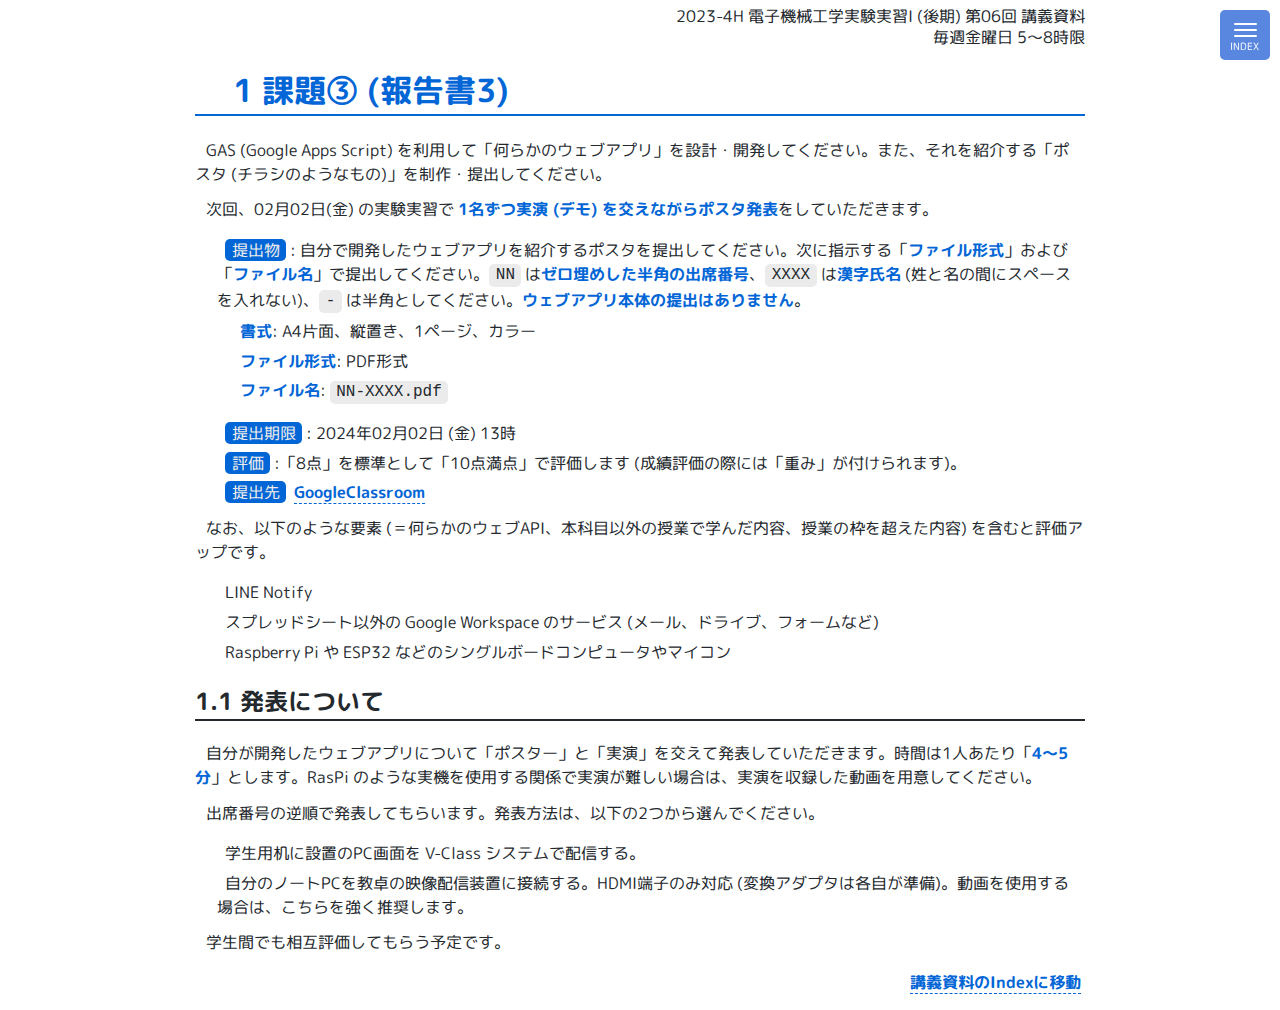
<file: docs/lecture06.html>
<!DOCTYPE html>
<html lang="ja">
  <head>
    <meta charset="utf-8" />
    <meta
      name="viewport"
      content="width=device-width, initial-scale=1.0, user-scalable=yes"
    />
    <meta name="robots" content="noindex,nofollow,noarchive" />
    <script>
      MathJax = {
        chtml: { displayAlign: "left", displayIndent: "1em" },
      };
    </script>
    <link rel="icon" href="favicon.ico" sizes="any" />
    <link
      rel="stylesheet"
      href="https://cdnjs.cloudflare.com/ajax/libs/font-awesome/6.3.0/css/all.min.css"
      integrity="sha512-SzlrxWUlpfuzQ+pcUCosxcglQRNAq/DZjVsC0lE40xsADsfeQoEypE+enwcOiGjk/bSuGGKHEyjSoQ1zVisanQ=="
      crossorigin="anonymous"
      referrerpolicy="no-referrer"
    />
    <link
      rel="stylesheet"
      href="https://fonts.googleapis.com/css?family=M+PLUS+Rounded+1c"
    />
    <link rel="stylesheet" href="style.css" />

    <title>第06回 後期 4H 実験実習</title>
  </head>

  <body>
    <div class="openbtn"><span></span><span></span><span></span></div>
    <nav id="g-nav">
      <div id="g-nav-list">
        <!-- ---------------------------------------- -->
         <ul>
<li><a href="#課題③-報告書3" id="toc-課題③-報告書3"><span
class="toc-section-number">1</span> 課題③ (報告書3)</a>
<ul>
<li><a href="#発表について" id="toc-発表について"><span
class="toc-section-number">1.1</span> 発表について</a></li>
</ul></li>
</ul> 
        <!-- ---------------------------------------- -->
      </div>
    </nav>

    <header class="markdown-body">
      <p>2023-4H 電子機械工学実験実習I (後期) 第06回 講義資料</p>
      <p>毎週金曜日 5～8時限</p>
    </header>

    <main class="markdown-body">
      <!-- ---------------------------------------- -->
      <h1 data-number="1" id="課題③-報告書3"><span
      class="header-section-number">1</span> 課題③ (報告書3)</h1>
      <p>GAS (Google Apps Script)
      を利用して「何らかのウェブアプリ」を設計・開発してください。また、それを紹介する「ポスタ
      (チラシのようなもの)」を制作・提出してください。</p>
      <p>次回、02月02日(金) の実験実習で <strong>1名ずつ実演 (デモ)
      を交えながらポスタ発表</strong>をしていただきます。</p>
      <ul>
      <li><strong><em>提出物</em></strong> :
      自分で開発したウェブアプリを紹介するポスタを提出してください。次に指示する「<strong>ファイル形式</strong>」および「<strong>ファイル名</strong>」で提出してください。<code>NN</code>
      は<strong>ゼロ埋めした半角の出席番号</strong>、<code>XXXX</code>
      は<strong>漢字氏名</strong>
      (姓と名の間にスペースを入れない)、<code>-</code>
      は半角としてください。<strong>ウェブアプリ本体の提出はありません</strong>。
      <ul>
      <li><strong>書式</strong>: A4片面、縦置き、1ページ、カラー</li>
      <li><strong>ファイル形式</strong>: PDF形式</li>
      <li><strong>ファイル名</strong>: <code>NN-XXXX.pdf</code></li>
      </ul></li>
      <li><strong><em>提出期限</em></strong> : 2024年02月02日 (金)
      13時</li>
      <li><strong><em>評価</em></strong>
      :「8点」を標準として「10点満点」で評価します
      (成績評価の際には「重み」が付けられます)。</li>
      <li><strong><em>提出先</em></strong> <a
      href="https://classroom.google.com/c/NjI0NTk1MjQ3NzM0/a/NjQ0MzU1MzY0OTM3/details">GoogleClassroom</a></li>
      </ul>
      <p>なお、以下のような要素
      (＝何らかのウェブAPI、本科目以外の授業で学んだ内容、授業の枠を超えた内容)
      を含むと評価アップです。</p>
      <ul>
      <li>LINE Notify</li>
      <li>スプレッドシート以外の Google Workspace のサービス
      (メール、ドライブ、フォームなど)</li>
      <li>Raspberry Pi や ESP32
      などのシングルボードコンピュータやマイコン</li>
      </ul>
      <h2 data-number="1.1" id="発表について"><span
      class="header-section-number">1.1</span> 発表について</h2>
      <p>自分が開発したウェブアプリについて「ポスター」と「実演」を交えて発表していただきます。時間は1人あたり「<strong>4～5分</strong>」とします。RasPi
      のような実機を使用する関係で実演が難しい場合は、実演を収録した動画を用意してください。</p>
      <p>出席番号の逆順で発表してもらいます。発表方法は、以下の2つから選んでください。</p>
      <ul>
      <li>学生用机に設置のPC画面を V-Class システムで配信する。</li>
      <li>自分のノートPCを教卓の映像配信装置に接続する。HDMI端子のみ対応
      (変換アダプタは各自が準備)。動画を使用する場合は、こちらを強く推奨します。</li>
      </ul>
      <p>学生間でも相互評価してもらう予定です。</p>
      <!-- ---------------------------------------- -->
    </main>

    <footer class="markdown-body">
      <p><a href="https://takeshiwada1980.github.io/Network-Exp-2023/">講義資料のIndexに移動</a></p>
    </footer>

    <script>
      window.onload = function () {
        // ナビゲーション関連
        let openBtn = document.getElementsByClassName("openbtn")[0];
        let navPnl = document.getElementById("g-nav");
        openBtn.onclick = () => {
          openBtn.classList.toggle("active");
          navPnl.classList.toggle("panelactive");
        };

        let items = navPnl.getElementsByTagName("a");
        Array.from(items).forEach((item) => {
          item.onclick = () => {
            openBtn.classList.toggle("active");
            navPnl.classList.toggle("panelactive");
          };
        });

        // マスク処理
        let maskedSpans = document.getElementsByClassName("masked");
        Array.from(maskedSpans).forEach((span) => {
          span.onclick = () => {
            span.classList.toggle("open");
          };
        });

        // data-startfrom 属性の行番号カウンタのリセット
        document.querySelectorAll("div.sourceCode").forEach(function (div) {
          var startFrom = div.getAttribute("data-startfrom");
          if (startFrom != null) {
            div.style.counterReset = "pg-line " + (startFrom - 1);
          }
        });

        // 画像にリンクを付与
        // let images = document.querySelectorAll("figure img");
        // Array.from(images).forEach((img) => {
        //   img.onclick = () => {
        //     location.href = img.getAttribute("src");
        //   };
        // });
      };
    </script>
  </body>
</html>
</file>
<file: docs/style.css>
html {
  font-family: "M PLUS Rounded 1c", -apple-system, BlinkMacSystemFont,
    "Segoe UI", Helvetica, Arial, sans-serif, "Apple Color Emoji",
    "Segoe UI Emoji", "Segoe UI Symbol";

  --code-pg-foreground: #24292e;
  --code-pg-background: #ebebeb;

  --code-ln-foreground: #a8a8a8;

  --code-out-foreground: #ebebeb;
  --code-out-background: #012456;

  --main-foreground: #24292e;
  --main-theme-color: #0366d6;
  --main-theme-lt-color: #47a4f5;

  --main-background: #ebebeb;

  --main-masked-foreground: #888888;
  --main-masked-background: #ebebeb;
  --main-masked-bordercolor: #f7e994;
}

/* ------- 共通 ------- */

.markdown-body {
  -ms-text-size-adjust: 100%;
  -webkit-text-size-adjust: 100%;
  color: var(--main-foreground);
  line-height: 1.5;
  word-wrap: break-word;
  box-sizing: border-box;
  min-width: 200px;
  max-width: 980px;
  margin: 0 auto;
  padding: 0px 45px;
}

@media (max-width: 767px) {
  .markdown-body {
    padding-left: 15px;
    padding-right: 15px;
  }
}

mjx-container {
  font-size: 75% !important;
}

main.markdown-body p {
  margin-block-start: 0.7em;
  margin-block-end: 0.7em;
  text-indent: 0.7em;
}

/* ------- AweSome::本体 ------- */
.markdown-body i.fa-solid {
  text-indent: 0.15em;
}

/* ------- ヘッダーとフッター ------- */
header.markdown-body {
  padding-top: 0px;
  padding-bottom: 0px;
}

header.markdown-body p {
  text-align: right;
  line-height: 1;
  margin-block-start: 0.3em;
  margin-block-end: 0.3em;
}

footer.markdown-body {
  padding-top: 0px;
  padding-bottom: 0px;
}

footer.markdown-body p {
  text-align: right;
}

/* ------- 水平線 ------- */
.markdown-body hr {
  margin: 1.5em 0em;
}

/* ------- 強調 ------- */

.markdown-body strong {
  color: var(--main-theme-color);
}

.markdown-body em {
  font-style: normal;
  font-weight: normal;
  padding: 0 0.4em;
  color: var(--main-background);
  border-radius: 5px;
  border-bottom: 0;
  background-color: var(--main-theme-color);
}

.markdown-body u {
  text-decoration: none;
  background: linear-gradient(transparent 72%, #b8e3ff 28%);
}

/* ------- 見出し ------- */

.markdown-body h1 {
  position: relative;
  padding: 0 0 0 1.2em;
  border-bottom: 2px solid;
  color: var(--main-theme-color);
}

.markdown-body h1::before {
  position: absolute;
  left: 0;
  font-family: "Font Awesome 5 Free";
  content: "\e4e2";
  color: var(--main-theme-color);
}

.markdown-body h2 {
  border-bottom: 2px solid;
}

.markdown-body h3 {
  border-bottom: 2px solid;
  padding-left: 0.25em;
}

.markdown-body h3 span {
  display: none;
}

/* ------- 図 ------- */

.markdown-body figure {
  text-align: center;
  margin-inline-start: 0;
  margin-inline-end: 0;
}

.markdown-body figcaption {
  display: none;
}

.markdown-body figure img {
  max-width: 100%;
  height: auto;
  cursor: pointer;
  pointer-events: none;
}

/* ------- リンク ------- */

.markdown-body a {
  font-weight: bold;
  text-decoration: none;
  color: var(--main-theme-color);
  margin: 0 0.25em;
  cursor: pointer;
  border-bottom: 1.5px dashed;
  transition: background-color 0.5s;
}

.markdown-body a:hover {
  color: var(--main-theme-lt-color);
}

/* ------- 引用 ------- */

.markdown-body blockquote {
  margin-left: 1em;
  margin-right: 1em;
  padding: 0 0 0 1em;
  color: #6a737d;
  border-left: 0.25em solid #dfe2e5;
  margin-block-start: 0.7em;
  margin-block-end: 0.7em;
}

.markdown-body blockquote p {
  text-indent: 0;
}

.markdown-body blockquote u {
  background: none;
  border-bottom: 2px solid;
  border-color: #d9d9d9;
}

.markdown-body blockquote > :last-child {
  margin-bottom: 0;
}
.markdown-body blockquote > :first-child {
  margin-top: 0;
}

/* ------- プログラムコード ------- */

div.sourceCode {
  overflow-x: auto;
  background-color: var(--code-pg-background);
  border-radius: 10px;
  margin-block-start: 0.7em;
  margin-block-end: 0.7em;
  counter-reset: pg-line;
}

div.sourceCode[data-caption]::before {
  font-family: "SFMono-Regular", Consolas, "Liberation Mono", Menlo, Courier,
    monospace;
  display: block;
  padding-left: 20px;
  background: var(--code-pg-foreground);
  color: var(--code-pg-background);
  content: attr(data-caption);
}

/* ------- プログラムコード::行番号 ------- */

.markdown-body code > span > a {
  margin-left: 0;
  margin-right: 5px;
}

.numberLines code > span > a {
  color: var(--code-ln-foreground);
  margin-left: 0;
  margin-right: 10px;
  font-weight: normal;
  border: none;
  cursor: auto;
}

.numberLines code > span > a::before {
  counter-increment: pg-line;
  content: counter(pg-line, decimal-leading-zero);
}

@media (max-width: 767px) {
  .markdown-body code > span > a {
    display: none;
  }
}

/* ------- プログラムコード::本体 ------- */

.markdown-body pre {
  overflow-x: auto;
  background: var(--code-out-background);
  padding-top: 10px;
  padding-bottom: 10px;
  padding-left: 12px;
  padding-right: 16px;
  margin: 0;
  overflow: auto;
  line-height: 1.2;
  word-wrap: normal;
  border-radius: 10px;
}

.markdown-body pre.sourceCode {
  background-color: transparent;
  border-radius: 0;
}

main.markdown-body > pre {
  margin-block-start: 0.7em;
  margin-block-end: 0.7em;
}

div.note > pre {
  margin-block-start: 0.7em;
  margin-block-end: 0.7em;
}

/* ------- プログラムコード::文字 ------- */

.markdown-body code {
  font-weight: normal;
  font-family: "SFMono-Regular", Consolas, "Liberation Mono", Menlo, Courier,
    monospace;
  padding: 0.15em 0.4em;
  font-size: 100%;
  word-break: normal;
  color: var(--code-pg-foreground);
  background-color: var(--code-pg-background);
  border-radius: 5px;
  white-space: pre-wrap;
  overflow-wrap: break-word;
}

.markdown-body pre code {
  color: var(--code-pg-background);
  background: transparent;
  padding: 0;
  border-radius: 0;
}

.markdown-body pre.sourceCode code {
  color: var(--code-pg-foreground);
}

/* ------- マスク ------- */

.markdown-body span.masked {
  font-weight: bold;
  color: transparent;
  background-color: #fff57c;
  padding: 0.05em 0.5em 0.05em 0.3em;
  border-radius: 8px;
  border: solid 2px #fff57c;
  cursor: pointer;
}

.markdown-body span.masked::before {
  font-family: "Font Awesome 5 Free";
  content: "\f08e";
  margin-right: 0.4em;
  color: var(--main-masked-foreground);
}

.markdown-body span.masked.open {
  color: var(--main-theme-color);
  background-color: transparent;
  border: solid 2px var(--main-masked-background);
}

.markdown-body span.masked.open::before {
  color: #bbbbbb;
  background-color: transparent;
}

.markdown-body .masked code {
  color: transparent;
  background-color: transparent;
  padding: 0.05em 0.4em;
}

.markdown-body .masked.open code {
  color: var(--code-pg-foreground);
}

/* ------- 箇条書き ------- */

.markdown-body ul {
  list-style: none;
  padding: 0;
  margin-block-start: 0.7em;
  margin-block-end: 0.7em;
  margin: 0 0 0.7em 0;
}

.markdown-body li ul {
  margin: 0 0 0.7em -0.5em;
  padding: 0;
}

.markdown-body ul p {
  margin-block-start: 0.2em;
  margin-block-end: 0.2em;
}

.markdown-body ul li {
  position: relative;
  padding: 0.35em 0 0 1.4em;
  margin: 0;
  text-indent: 0.5em;
}

.markdown-body ul li::before {
  position: absolute;
  left: 0;
  font-family: "Font Awesome 5 Free";
  font-weight: 900;
  content: "\f1b0";
  color: var(--main-theme-lt-color);
}

.markdown-body ul li ul li::before {
  padding-top: 3px;
  font-size: 85%;
}

/* ------- ノート共通 ------- */

.markdown-body div.note {
  border-radius: 10px;
  padding: 0 15px;
  margin: 0.9em 0;
}

.note p:first-child::before {
  font-family: "Font Awesome 5 Free";
  font-weight: 900;
  margin-right: 0.5em;
}

.note p:first-child {
  text-indent: 0;
}

/* ------- ノート Type-（注意事項）------- */

.markdown-body div.type-caution {
  border: 2px solid #ff7783;
  background: #ffe5e5;
}

.type-caution p:first-child::before {
  content: "\f071";
  color: #ff3d57;
}

.type-caution strong {
  color: #ff3d57;
}

.type-caution code {
  background: #ffafb3;
}

.type-tips ul li::before {
  color: #ff3d57;
}

/* ------- ノート Type-senior（上級者）------- */

.markdown-body div.type-senior {
  border: 2px solid #b688da; /* 3 */
  background: #ffebff; /* 1 */
}

.type-senior p:first-child::before {
  content: "\f6e2";
  color: #855aa8; /* 4 */
}

.type-senior strong {
  color: #855aa8; /* 4 */
}

.type-senior code {
  background: #e9b9ff; /* 2 */
}

.type-senior ul li::before {
  color: #855aa8;
}

/* ------- ノート Type-tips------- */

.markdown-body div.type-tips {
  border: 2px solid #bd9f00; /* 3 */
  background: #ffffbc; /* 1 */
}

.type-tips p:first-child::before {
  content: "\f5ad";
  color: #887100; /* 4 */
}

.type-tips strong {
  color: #887100; /* 4 */
}

.type-tips code {
  background: #f4d002; /* 2 */
}

.type-tips ul li::before {
  color: #887100;
}

/* ------- プログラムコードの装飾 ------- */

/* 演算子 */
code span.op {
  font-weight: bold;
}

/* インポート */
code span.im {
  color: #963fac;
  font-weight: bold;
}

/* キーワード */
code span.kw {
  color: #316fa3;
  font-weight: bold;
}

/* コメント */
code span.co {
  color: #098156;
}

/* 文字列 */
code span.st {
  color: #a31515;
}

/* 整数 */
code span.dv {
  color: #098156;
}

/* 小数 */
code span.fl {
  color: #098156;
}

/* None */
code span.va {
  color: #316fa3;
}

/* 小数 */
code span.cf {
  color: #316fa3;
  font-weight: bold;
}

/* MD: 見出し */
code span.fu {
  color: #316fa3;
  font-weight: bold;
}

/* MD: 箇条書き */
code span.ss {
  color: #098156;
  font-weight: bold;
}

/* MD: コード */
code span.in {
  color: #a31515;
  font-weight: bold;
}

/* ------- ナビゲーション ------- */

#g-nav {
  position: fixed;
  z-index: 999;
  top: -480%;
  left: 0;
  width: 100%;
  height: 100vh;
  background: rgba(0, 0, 0, 0.8);
  transition: all 0.4s;
}

#g-nav.panelactive {
  top: 0;
}

#g-nav.panelactive #g-nav-list {
  /* position: fixed; */
  z-index: 999;
  width: 100%;
  height: 100vh;
  overflow: auto;
  -webkit-overflow-scrolling: touch;
}

#g-nav li a {
  color: #cccccc;
  text-decoration: none;
  padding: 8px;
  font-weight: bold;
  display: block;
}

#g-nav li a:hover {
  color: white;
  text-decoration: underline;
}

#g-nav ul {
  z-index: 999;
  margin-left: 0;
  padding-left: 0;
}

#g-nav li {
  list-style: none;
  text-align: center;
}

#g-nav ul > li {
  font-size: 24px;
}

#g-nav ul > li > ul > li {
  font-size: 16px;
}

#g-nav ul > li > ul > li > ul > li {
  font-size: 16px;
}

/* ------- ナビゲーションボタン ------- */

.openbtn-div {
  -ms-text-size-adjust: 100%;
  -webkit-text-size-adjust: 100%;
  color: var(--main-foreground);
  line-height: 1.5;
  word-wrap: break-word;
  box-sizing: border-box;
  min-width: 200px;
  max-width: 980px;
  margin: 0 auto;
  padding: 0px 45px;
}

.openbtn {
  position: fixed;
  z-index: 9999;
  top: 10px;
  right: 10px;
  cursor: pointer;
  width: 50px;
  height: 50px;
  background: rgba(48, 104, 215, 0.8);
  border-radius: 5px;
}

.openbtn span {
  display: inline-block;
  transition: all 0.4s;
  position: absolute;
  left: 14px;
  height: 2px;
  border-radius: 5px;
  background: white;
  width: 45%;
}

.openbtn span:nth-of-type(1) {
  top: 13px;
}

.openbtn span:nth-of-type(2) {
  top: 19px;
}

.openbtn span:nth-of-type(3) {
  top: 25px;
}

.openbtn span:nth-of-type(3)::after {
  content: "Index";
  position: absolute;
  top: 5px;
  left: -4px;
  color: #fff;
  font-size: 0.6rem;
  text-transform: uppercase;
}

.openbtn.active span:nth-of-type(1) {
  top: 14px;
  left: 18px;
  transform: translateY(6px) rotate(-45deg);
  width: 30%;
}

.openbtn.active span:nth-of-type(2) {
  opacity: 0;
}

.openbtn.active span:nth-of-type(3) {
  top: 26px;
  left: 18px;
  transform: translateY(-6px) rotate(45deg);
  width: 30%;
}

.openbtn.active span:nth-of-type(3)::after {
  content: "Close";
  transform: translateY(0) rotate(-45deg);
  top: 5px;
  left: 4px;
}
</file>
